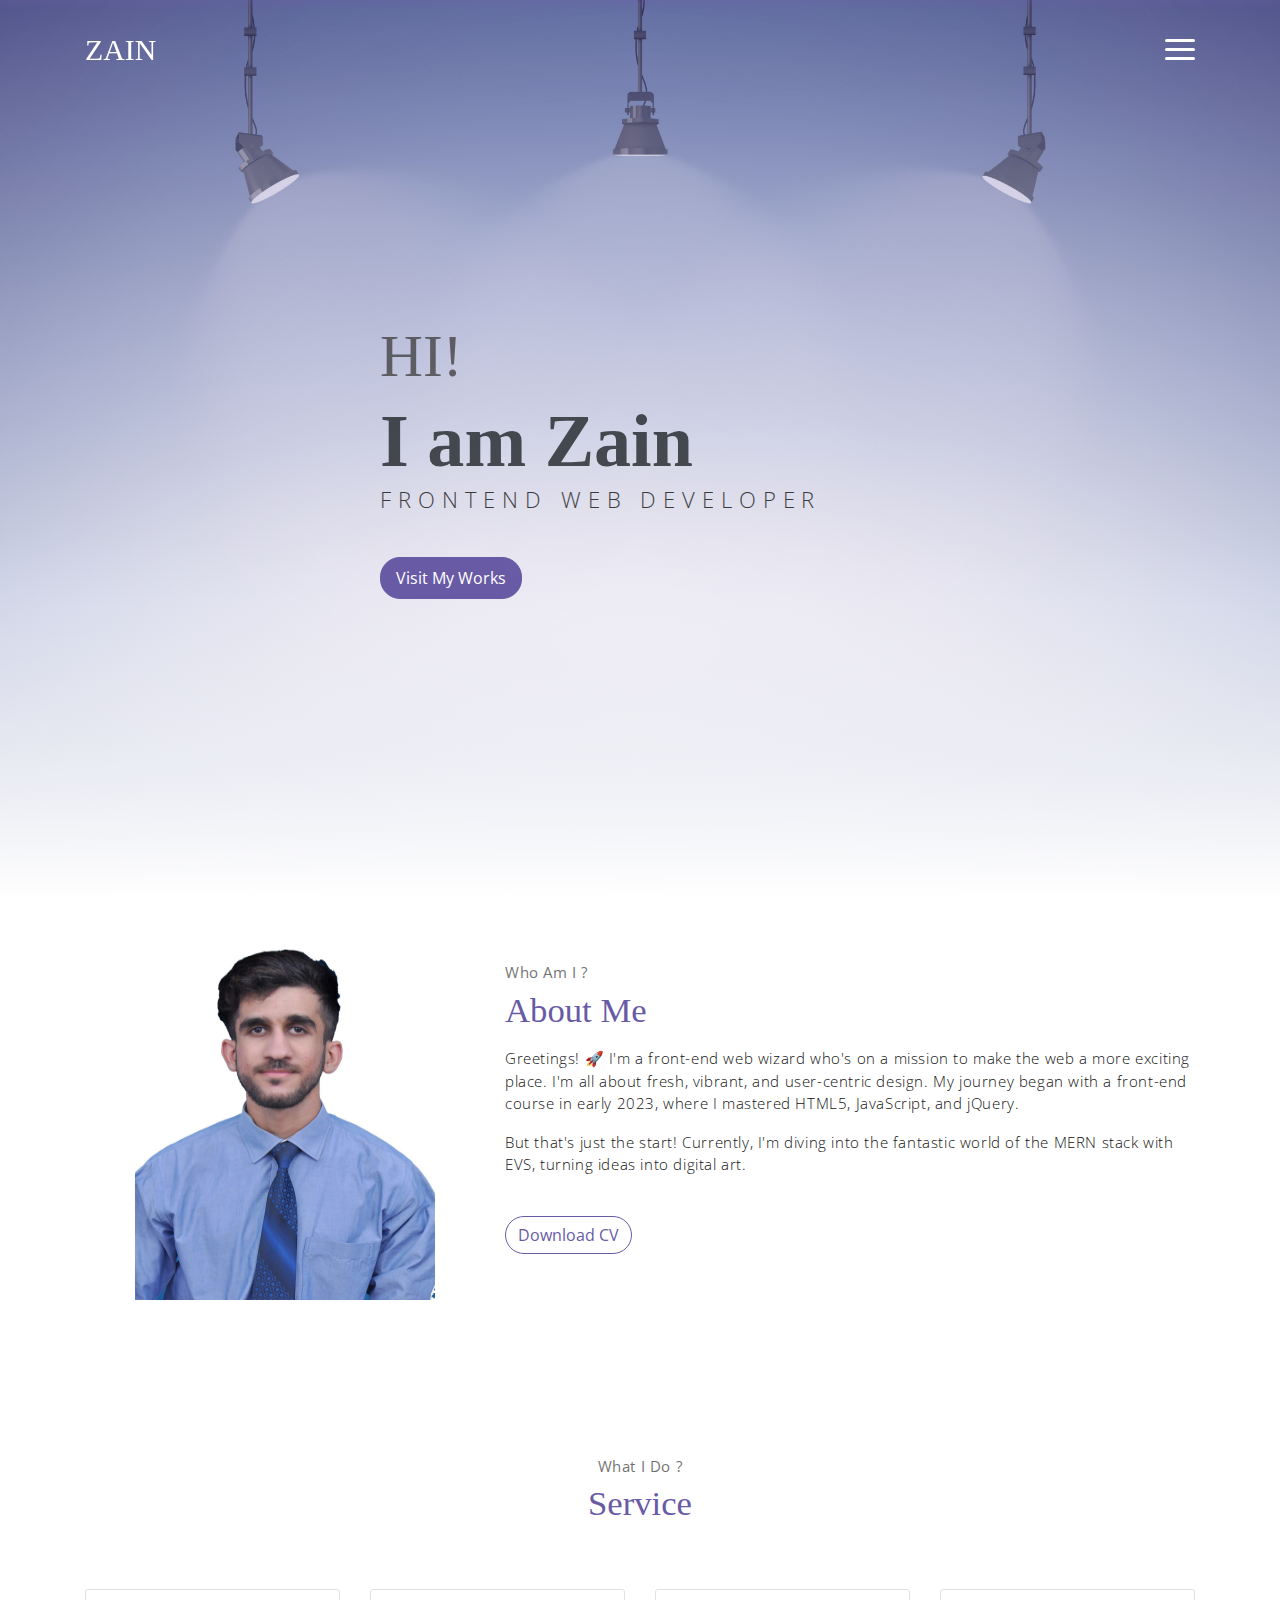
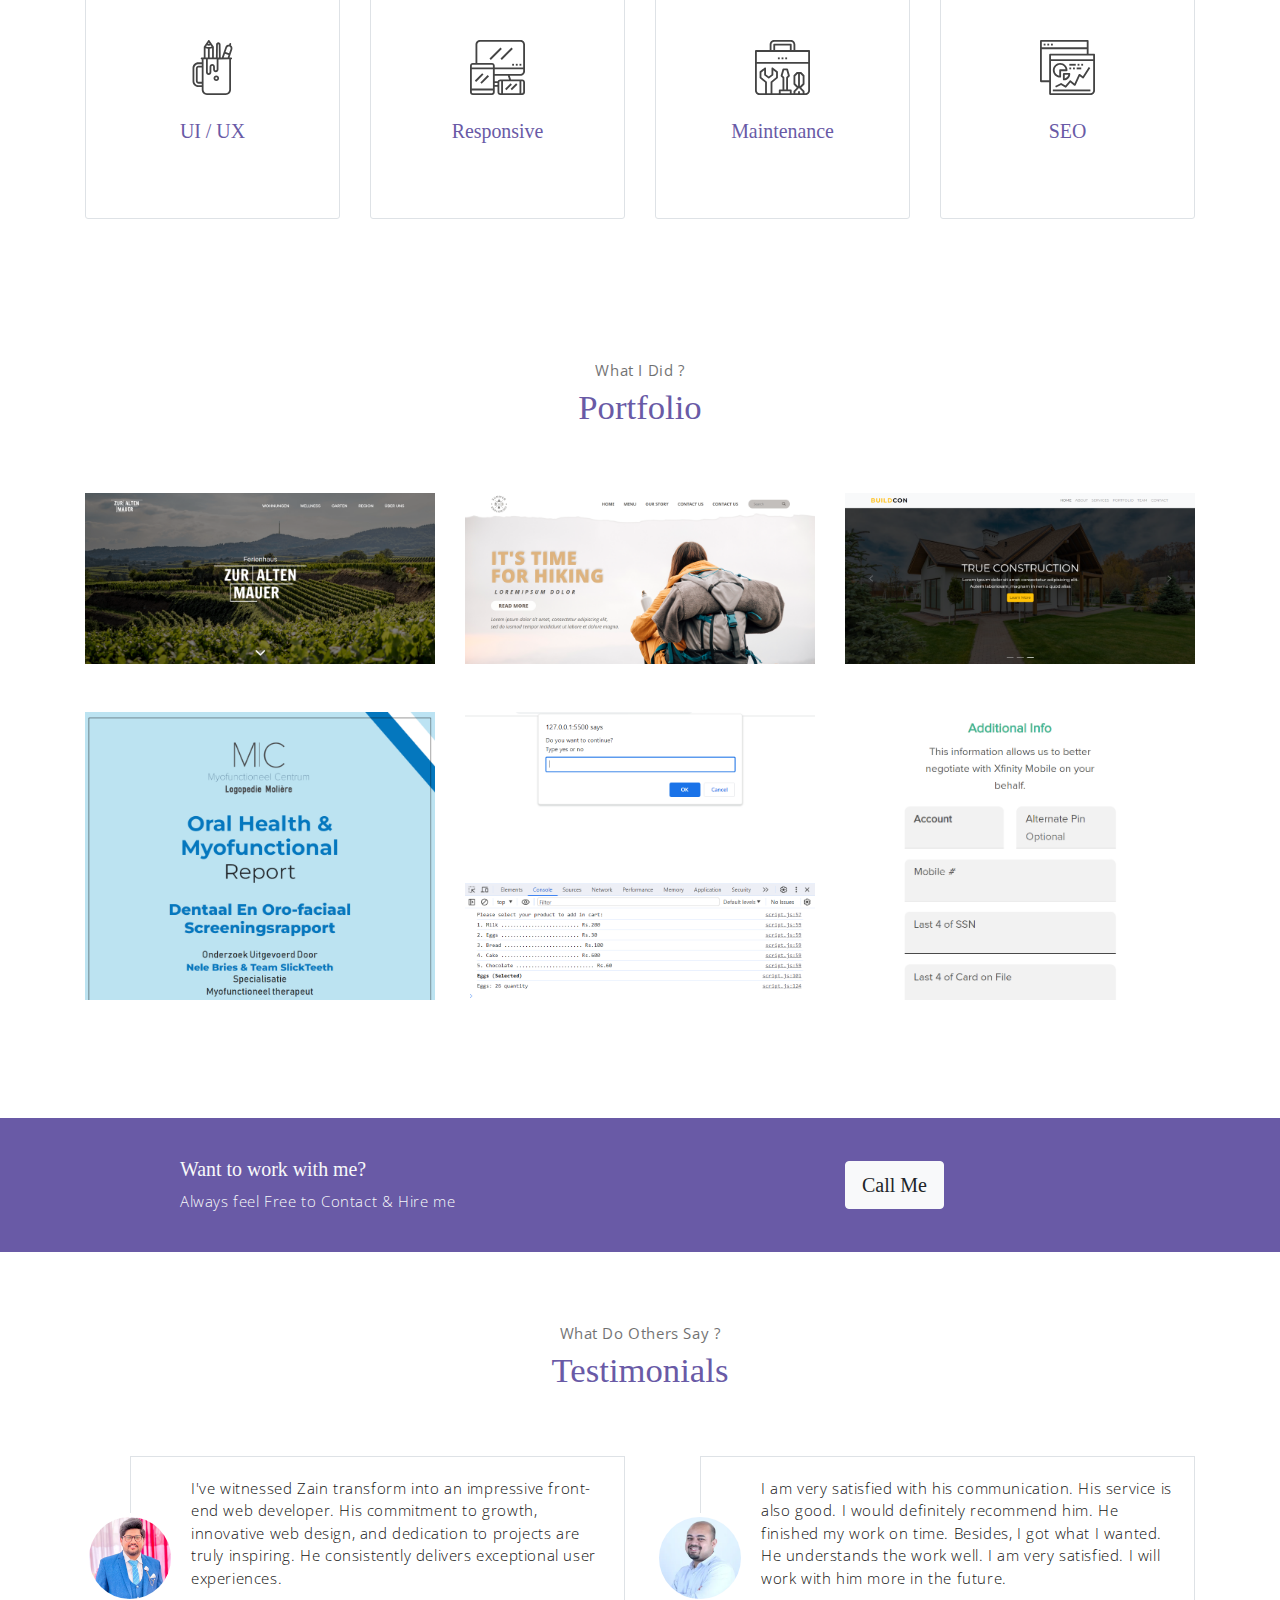
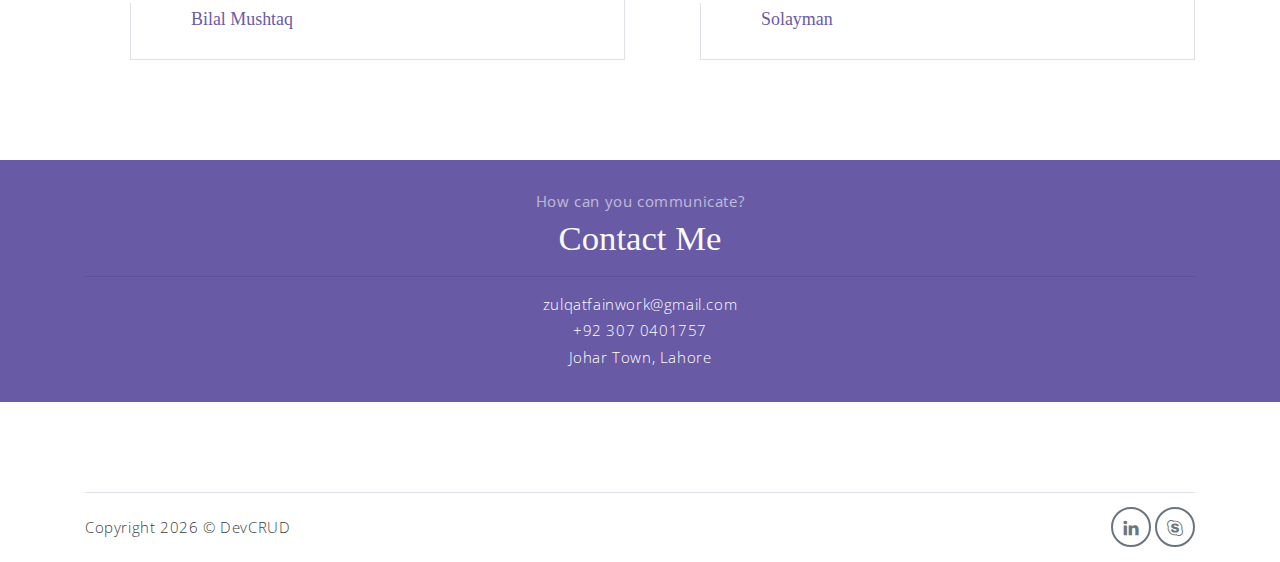
<file: index.html>
<!DOCTYPE html>
<html lang="en">
<head>
	<meta charset="utf-8">
    <meta name="viewport" content="width=device-width, initial-scale=1, shrink-to-fit=no">
    <meta name="description" content="Start your development with Meyawo landing page.">
    <meta name="author" content="Devcrud">
    <title>Zain Portfolio</title>
    <!-- font icons -->
    <link rel="stylesheet" href="assets/vendors/themify-icons/css/themify-icons.css">
    <!-- Bootstrap + Meyawo main styles -->
	<link rel="stylesheet" href="assets/css/meyawo.css">
</head>
<body data-spy="scroll" data-target=".navbar" data-offset="40" id="home">

    <!-- Page Navbar -->
    <nav class="custom-navbar" data-spy="affix" data-offset-top="20">
        <div class="container">
            <a class="logo" href="#">ZAIN</a>         
            <ul class="nav">
                <li class="item">
                    <a class="link" href="#home">Home</a>
                </li>
                <li class="item">
                    <a class="link" href="#about">About</a>
                </li>
                <li class="item">
                    <a class="link" href="#portfolio">Portfolio</a>
                </li>
                <li class="item">
                    <a class="link" href="#testmonial">Testmonial</a>
                </li>
                <li class="item">
                    <a class="link" href="#contact">Contact</a>
                </li>
            </ul>
            <a href="javascript:void(0)" id="nav-toggle" class="hamburger hamburger--elastic">
                <div class="hamburger-box">
                  <div class="hamburger-inner"></div>
                </div>
            </a>
        </div>          
    </nav><!-- End of Page Navbar -->

    <!-- page header -->
    <header id="home" class="header">
        <div class="overlay"></div>
        <div class="header-content container">
            <h1 class="header-title">
                <span class="up">HI!</span>
                <span class="down">I am Zain</span>
            </h1>
            <p class="header-subtitle">FRONTEND WEB DEVELOPER</p>            

            <a href="#portfolio" class="btn btn-primary text-white">Visit My Works</a>
        </div>              
    </header><!-- end of page header -->

    <!-- about section -->
    <section class="section pt-0" id="about">
        <!-- container -->
        <div class="container text-center">
            <!-- about wrapper -->
            <div class="about overflow-hidden">
                <div class="about-img-holder text-center">
                    <img src="assets/imgs/man.jpg" class="about-img" alt="Download free bootstrap 4 landing page, free boootstrap 4 templates, Download free bootstrap 4.1 landing page, free boootstrap 4.1.1 templates, meyawo Landing page">
                </div>
                <div class="about-caption">
                    <p class="section-subtitle">Who Am I ?</p>
                    <h2 class="section-title mb-3">About Me</h2>
                    <p>
                        Greetings! 🚀 I'm a front-end web wizard who's on a mission to make the web a more exciting place. I'm all about fresh, vibrant, and user-centric design. My journey began with a front-end course in early 2023, where I mastered HTML5, JavaScript, and jQuery.
                    </p>
                    <p>
                        But that's just the start! Currently, I'm diving into the fantastic world of the MERN stack with EVS, turning ideas into digital art.          
                    </p>
                    <button class="btn-rounded btn btn-outline-primary mt-4">Download CV</button>
                </div>              
            </div><!-- end of about wrapper -->
        </div><!-- end of container -->
    </section> <!-- end of about section -->

    <!-- service section -->
    <section class="section" id="service">
        <div class="container text-center">
            <p class="section-subtitle">What I Do ?</p>
            <h6 class="section-title mb-6">Service</h6>
            <!-- row -->
            <div class="row">
                <div class="col-md-6 col-lg-3">
                    <div class="service-card">
                        <div class="body">
                            <img src="assets/imgs/pencil-case.svg" alt="Download free bootstrap 4 landing page, free boootstrap 4 templates, Download free bootstrap 4.1 landing page, free boootstrap 4.1.1 templates, meyawo Landing page" class="icon">
                            <h6 class="title">UI / UX</h6>
                            <p class="subtitle">Crafting visually appealing interfaces that not only look good but also enhance user interaction.</p>
                        </div>
                    </div>
                </div>
                <div class="col-md-6 col-lg-3">
                    <div class="service-card">
                        <div class="body">
                            <img src="assets/imgs/responsive.svg" alt="Download free bootstrap 4 landing page, free boootstrap 4 templates, Download free bootstrap 4.1 landing page, free boootstrap 4.1.1 templates, meyawo Landing page" class="icon">
                            <h6 class="title">Responsive</h6>
                            <p class="subtitle">Creating fluid and adaptive web designs that look stunning on all devices and resolutions, enhancing user engagement.</p>
                        </div>
                    </div>
                </div>
                <div class="col-md-6 col-lg-3">
                    <div class="service-card">
                        <div class="body">
                            <img src="assets/imgs/toolbox.svg" alt="Download free bootstrap 4 landing page, free boootstrap 4 templates, Download free bootstrap 4.1 landing page, free boootstrap 4.1.1 templates, meyawo Landing page" class="icon">
                            <h6 class="title">Maintenance</h6>
                            <p class="subtitle">Maintaining websites health is a priority. Bringing prompt issue resolution for uninterrupted performance.</p>
                        </div>
                    </div>
                </div>
                <div class="col-md-6 col-lg-3">
                    <div class="service-card">
                        <div class="body">
                            <img src="assets/imgs/analytics.svg" alt="Download free bootstrap 4 landing page, free boootstrap 4 templates, Download free bootstrap 4.1 landing page, free boootstrap 4.1.1 templates, meyawo Landing page" class="icon">
                            <h6 class="title">SEO</h6>
                            <p class="subtitle">Maximize digital reach through SEO techniques that improve website performance and search visibility.</p>
                        </div>
                    </div>
                </div>
            </div><!-- end of row -->
        </div>
    </section><!-- end of service section -->

    <!-- portfolio section -->
    <section class="section" id="portfolio">
        <div class="container text-center">
            <p class="section-subtitle">What I Did ?</p>
            <h6 class="section-title mb-6">Portfolio</h6>
            <!-- row -->
            <div class="row mb-md-5">
                <div class="col-md-4">
                    <a href="port1/index.html" target="_blank" class="portfolio-card">
                        <img src="assets/imgs/port1.png" class="portfolio-card-img" alt="Download free bootstrap 4 landing page, free boootstrap 4 templates, Download free bootstrap 4.1 landing page, free boootstrap 4.1.1 templates, meyawo Landing page">    
                        <span class="portfolio-card-overlay">
                            <span class="portfolio-card-caption">
                                <h4>Website: <br>Vacation Home</h5>
                                <p class="font-weight-normal">Web Design</p>
                            </span>                         
                        </span>                     
                    </a>
                </div>
                <div class="col-md-4">
                    <a href="port2/index.html" target="_blank" class="portfolio-card">
                        <img class="portfolio-card-img" src="assets/imgs/port2.png" class="img-responsive rounded" alt="Download free bootstrap 4 landing page, free boootstrap 4 templates, Download free bootstrap 4.1 landing page, free boootstrap 4.1.1 templates, meyawo Landing page">
                        <span class="portfolio-card-overlay">
                            <span class="portfolio-card-caption">
                                <h4>Website: <br>Tour Guide / Hiking</h5>
                                <p class="font-weight-normal">Web Design</p>
                            </span>                         
                        </span>                         
                    </a>
                </div>
                <div class="col-md-4">
                    <a href="port3/index.html" target="_blank" class="portfolio-card">
                        <img class="portfolio-card-img" src="assets/imgs/port3.png" class="img-responsive rounded" alt="Download free bootstrap 4 landing page, free boootstrap 4 templates, Download free bootstrap 4.1 landing page, free boootstrap 4.1.1 templates, meyawo Landing page">    
                        <span class="portfolio-card-overlay">
                            <span class="portfolio-card-caption">
                                <h4>Website: <br>Real Estate</h5>
                                <p class="font-weight-normal">Web Design</p>
                            </span>                         
                        </span>                     
                    </a>
                </div>
            </div><!-- end of row -->
            <!-- row -->
            <div class="row mb-md-5">
                <div class="col-md-4">
                    <a href="port4/index.html" target="_blank" class="portfolio-card card4">
                        <img src="assets/imgs/port4.png" class="portfolio-card-img" alt="Download free bootstrap 4 landing page, free boootstrap 4 templates, Download free bootstrap 4.1 landing page, free boootstrap 4.1.1 templates, meyawo Landing page">    
                        <span class="portfolio-card-overlay">
                            <span class="portfolio-card-caption">
                                <h4>Borchure: <br>MIC (Medical)</h5>
                                <p class="font-weight-normal">Fiverr Order</p>
                            </span>                         
                        </span>                     
                    </a>
                </div>
                <div class="col-md-4">
                    <a href="port5/index.html" target="_blank" class="portfolio-card card5">
                        <img class="portfolio-card-img" src="assets/imgs/port5.png" class="img-responsive rounded" alt="Download free bootstrap 4 landing page, free boootstrap 4 templates, Download free bootstrap 4.1 landing page, free boootstrap 4.1.1 templates, meyawo Landing page">
                        <span class="portfolio-card-overlay">
                            <span class="portfolio-card-caption">
                                <h4>JavaScript: <br>Shopping Cart App</h5>
                                <p class="font-weight-normal">JS Console App</p>
                            </span>                         
                        </span>                         
                    </a>
                </div>
                <div class="col-md-4">
                    <a href="port6/index.html" target="_blank" class="portfolio-card card6">
                        <img class="portfolio-card-img" src="assets/imgs/port6.png" class="img-responsive rounded" alt="Download free bootstrap 4 landing page, free boootstrap 4 templates, Download free bootstrap 4.1 landing page, free boootstrap 4.1.1 templates, meyawo Landing page">    
                        <span class="portfolio-card-overlay">
                            <span class="portfolio-card-caption">
                                <h4>Form: <br>Mobile Billing</h5>
                                <p class="font-weight-normal">Web Design</p>
                            </span>                         
                        </span>                     
                    </a>
                </div>
            </div><!-- end of row -->

        </div><!-- end of container -->
    </section> <!-- end of portfolio section -->



    <!-- section -->
    <section class="section-sm bg-primary">
        <!-- container -->
        <div class="container text-center text-sm-left">
            <!-- row -->
            <div class="row align-items-center">
                <div class="col-sm offset-md-1 mb-4 mb-md-0">
                    <h6 class="title text-light">Want to work with me?</h6>
                    <p class="m-0 text-light">Always feel Free to Contact & Hire me</p>
                </div>
                <div class="col-sm offset-sm-2 offset-md-3">
                    <a href="https://wa.me/+923070401757" target="_blank" class="btn btn-lg my-font btn-light rounded">Call Me</a>
                </div>
            </div> <!-- end of row -->
        </div> <!-- end of container -->
    </section> <!-- end of section -->

    <!-- testimonial section -->
    <section class="section" id="testmonial">
        <div class="container text-center">
            <p class="section-subtitle">What Do Others Say ?</p>
            <h6 class="section-title mb-6">Testimonials</h6>

            <!-- row -->
            <div class="row">
                <div class="col-md-6">
                    <div class="testimonial-card">
                        <div class="testimonial-card-img-holder">
                            <img src="assets/imgs/avatar2.png" class="testimonial-card-img" alt="Download free bootstrap 4 landing page, free boootstrap 4 templates, Download free bootstrap 4.1 landing page, free boootstrap 4.1.1 templates, meyawo Landing page">                           
                        </div>
                        <div class="testimonial-card-body">
                            <p class="testimonial-card-subtitle">I've witnessed Zain transform into an impressive front-end web developer. His commitment to growth, innovative web design, and dedication to projects are truly inspiring. He consistently delivers exceptional user experiences.</p>
                            <h6 class="testimonial-card-title">Bilal Mushtaq</h6>
                        </div>
                    </div>
                </div>
                <div class="col-md-6">
                    <div class="testimonial-card">
                        <div class="testimonial-card-img-holder">
                            <img src="assets/imgs/avatar3.png   " class="testimonial-card-img" alt="Download free bootstrap 4 landing page, free boootstrap 4 templates, Download free bootstrap 4.1 landing page, free boootstrap 4.1.1 templates, meyawo Landing page">                        
                        </div>
                        <div class="testimonial-card-body">
                            <p class="testimonial-card-subtitle">I am very satisfied with his communication. His service is also good. I would definitely recommend him. He finished my work on time. Besides, I got what I wanted. He understands the work well. I am very satisfied. I will work with him more in the future.</p>
                            <h6 class="testimonial-card-title">Solayman</h6>
                        </div>
                    </div>
                </div>
            </div>
        </div> <!-- end of container -->
    </section> <!-- end of testimonial section -->
    

    <!-- contact section -->
    <section class="section contact-section bg-primary" id="contact">
        <div class="container text-center">
            <p class="section-subtitle text-light">How can you communicate?</p>
            <h6 class="section-title mb-3 text-light">Contact Me</h6>
                    <hr class="divider">
                    <p class="text-white mb-1">zulqatfainwork@gmail.com</p>  
                    <p class="text-white mb-1">+92 307 0401757</p>  
                    <p class="text-white mb-1">Johar Town, Lahore</p>
        </div><!-- end of container -->
    </section><!-- end of contact section -->



    <!-- footer -->
    <div class="container">
        <footer class="footer">       
            <p class="mb-0">Copyright <script>document.write(new Date().getFullYear())</script> &copy; <a href="http://www.devcrud.com">DevCRUD</a></p>
            <div class="social-links text-right m-auto ml-sm-auto">
                <a href="https://www.linkedin.com/in/zulqatfain/" target="_blank" class="link"><i class="ti-linkedin"></i></a>
                <a href="https://join.skype.com/invite/yZZnJaLHTjGE" target="_blank" class="link"><i class="ti-skype"></i></a>
            </div>
        </footer>
    </div> <!-- end of page footer -->
	
	<!-- core  -->
    <script src="assets/vendors/jquery/jquery-3.4.1.js"></script>
    <script src="assets/vendors/bootstrap/bootstrap.bundle.js"></script>

    <!-- bootstrap 3 affix -->
	<script src="assets/vendors/bootstrap/bootstrap.affix.js"></script>

    <!-- Meyawo js -->
    <script src="assets/js/meyawo.js"></script>

</body>
</html>
</file>
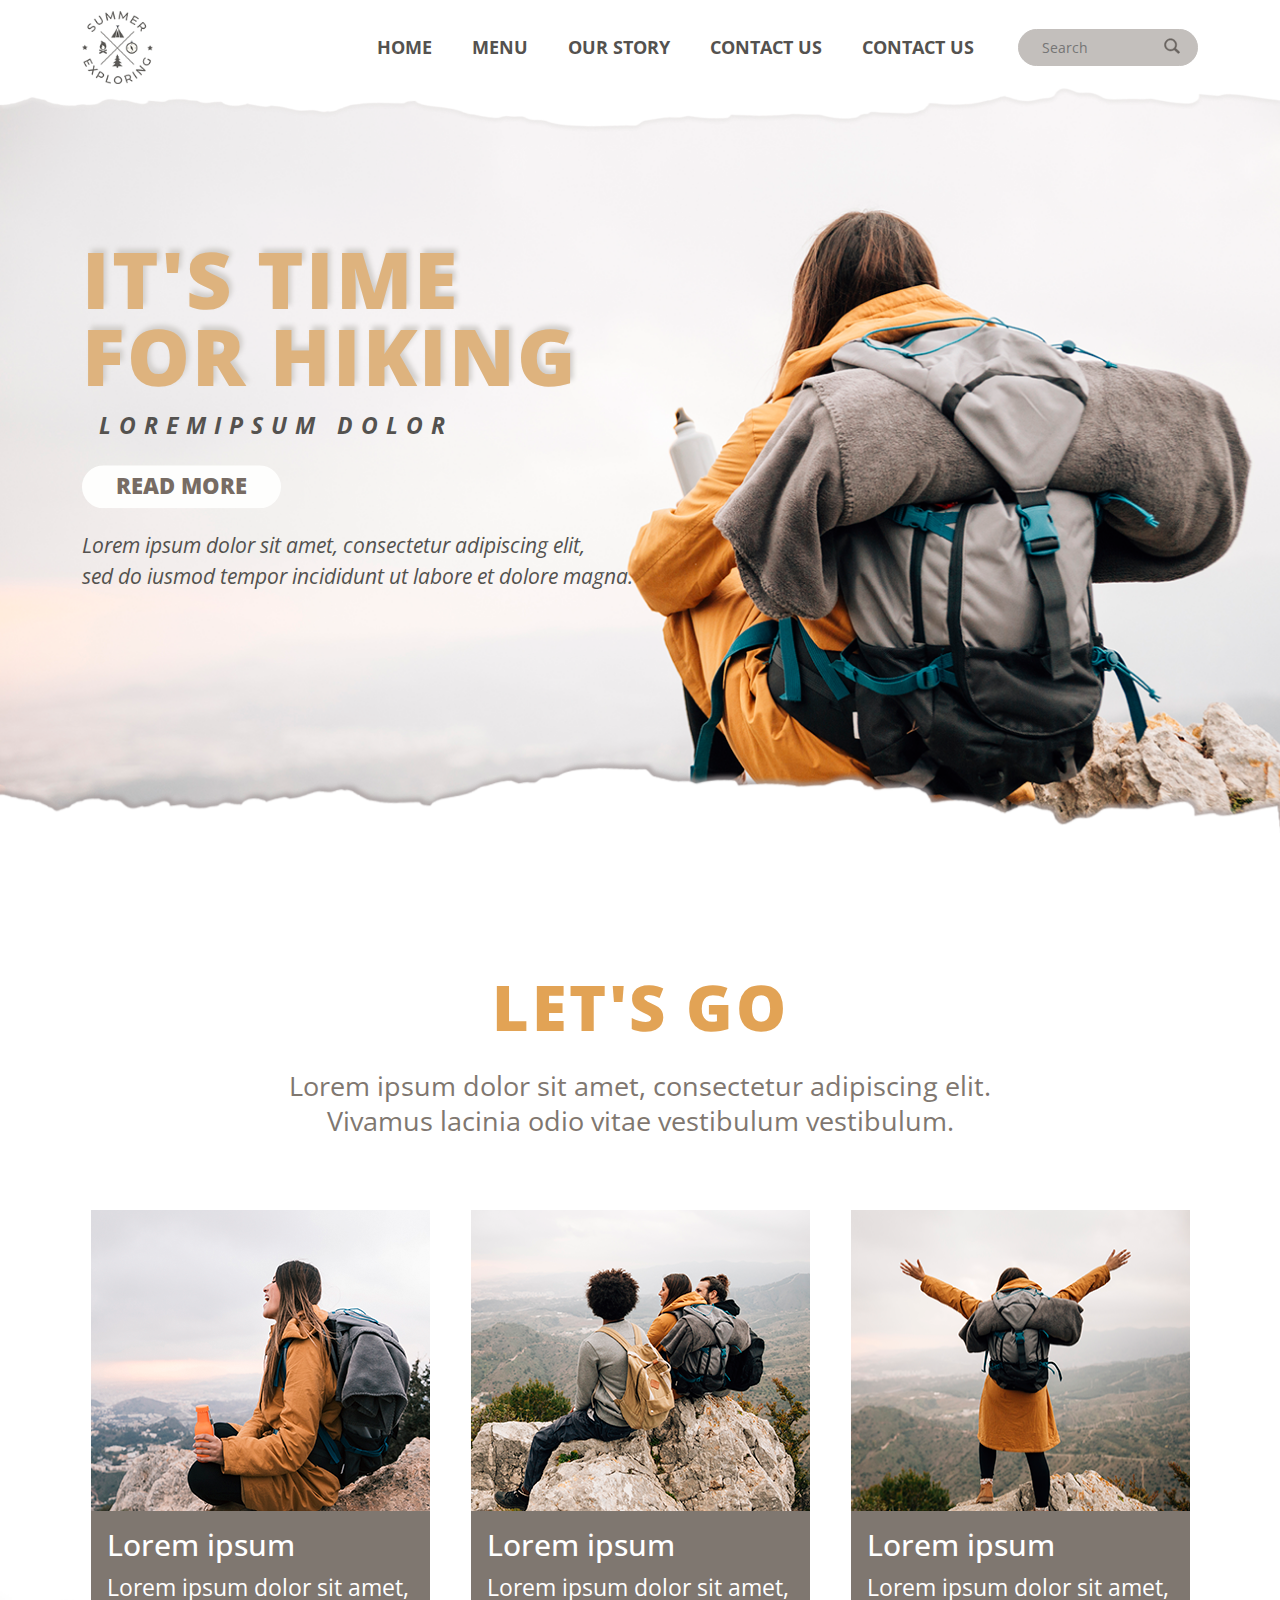
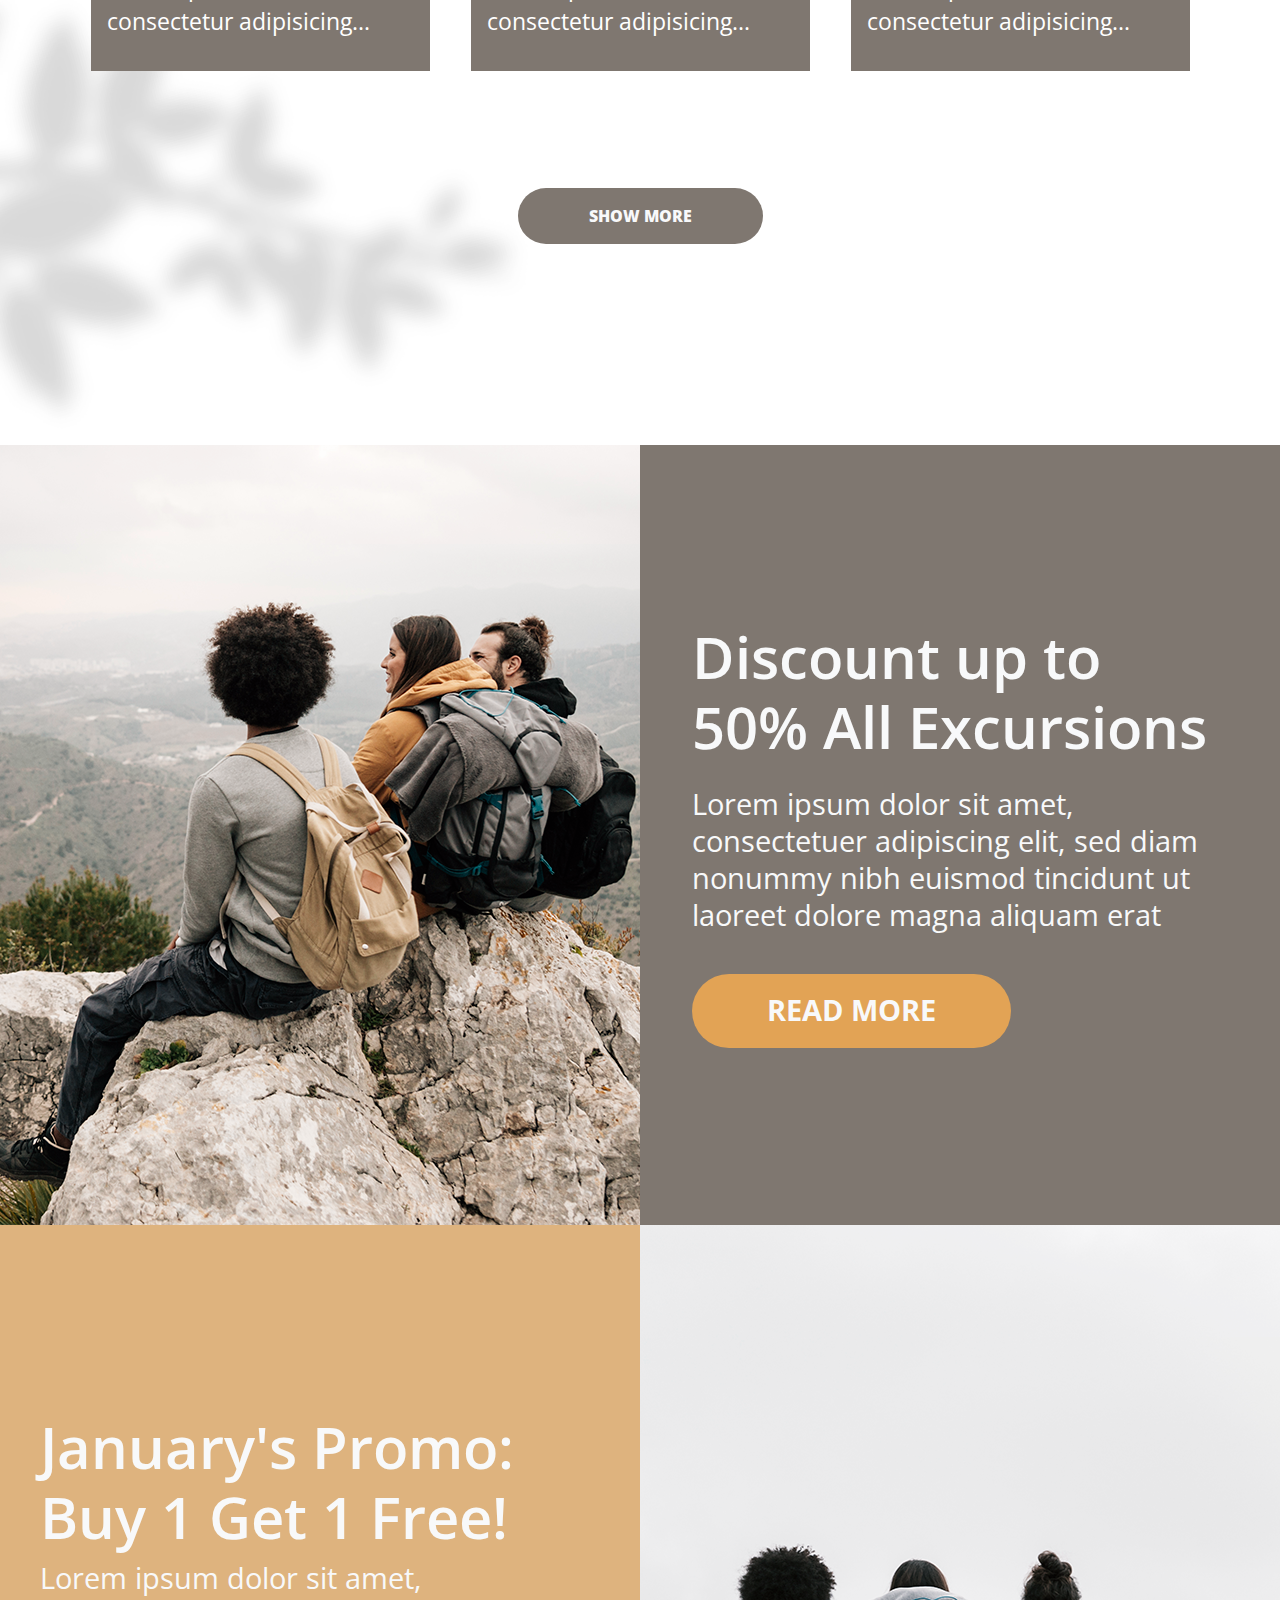
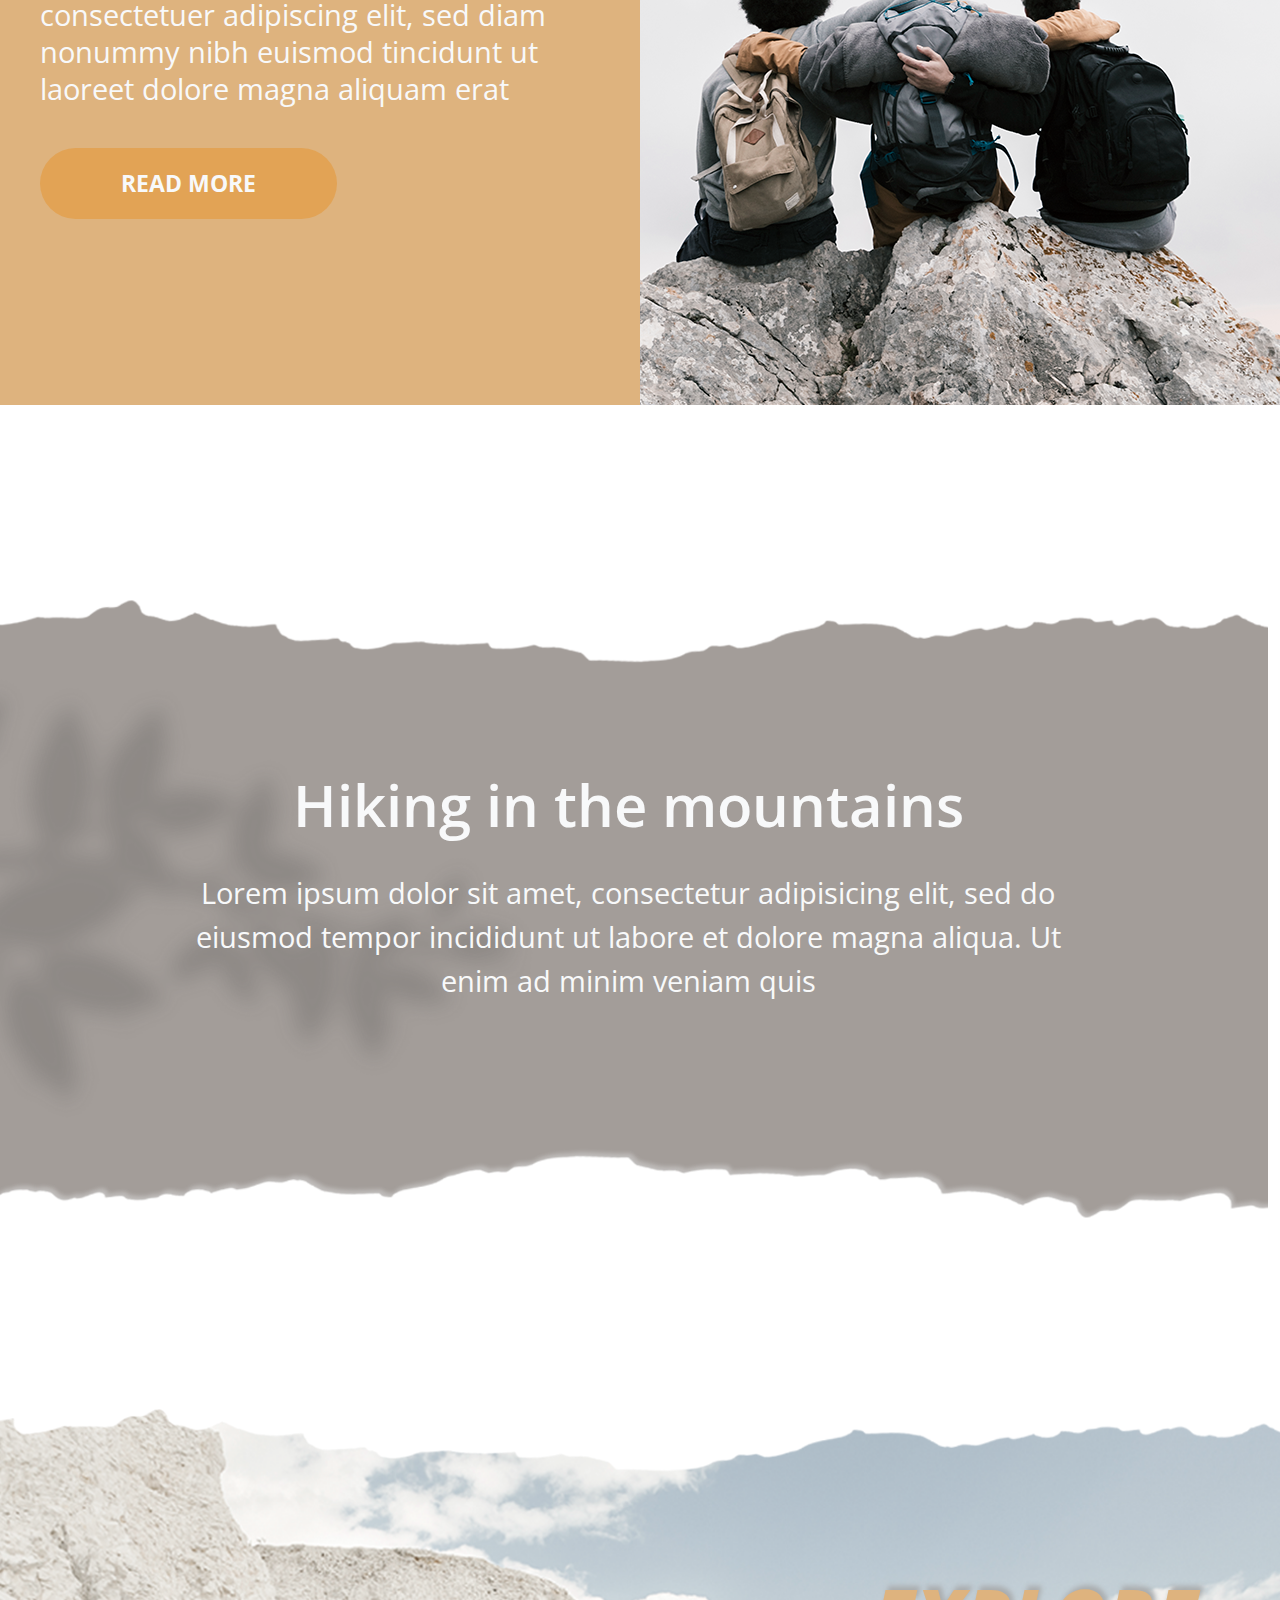
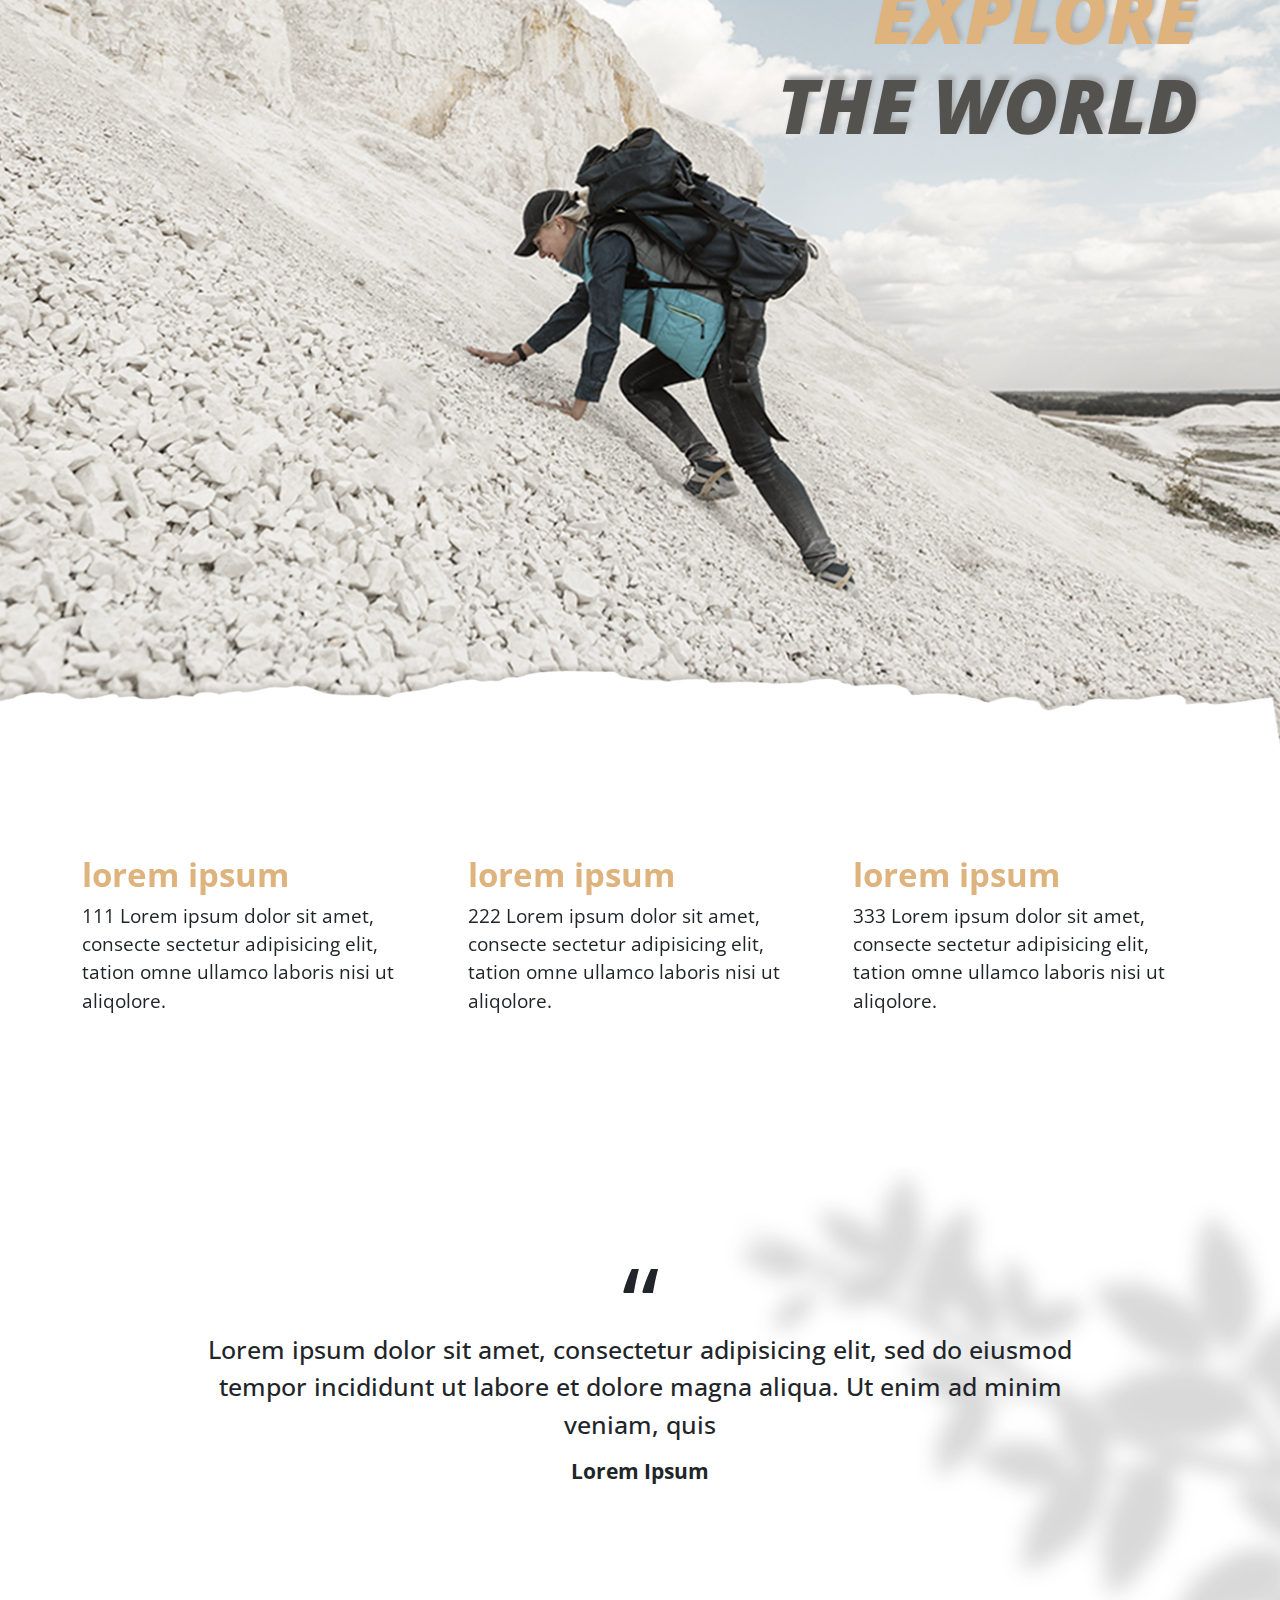
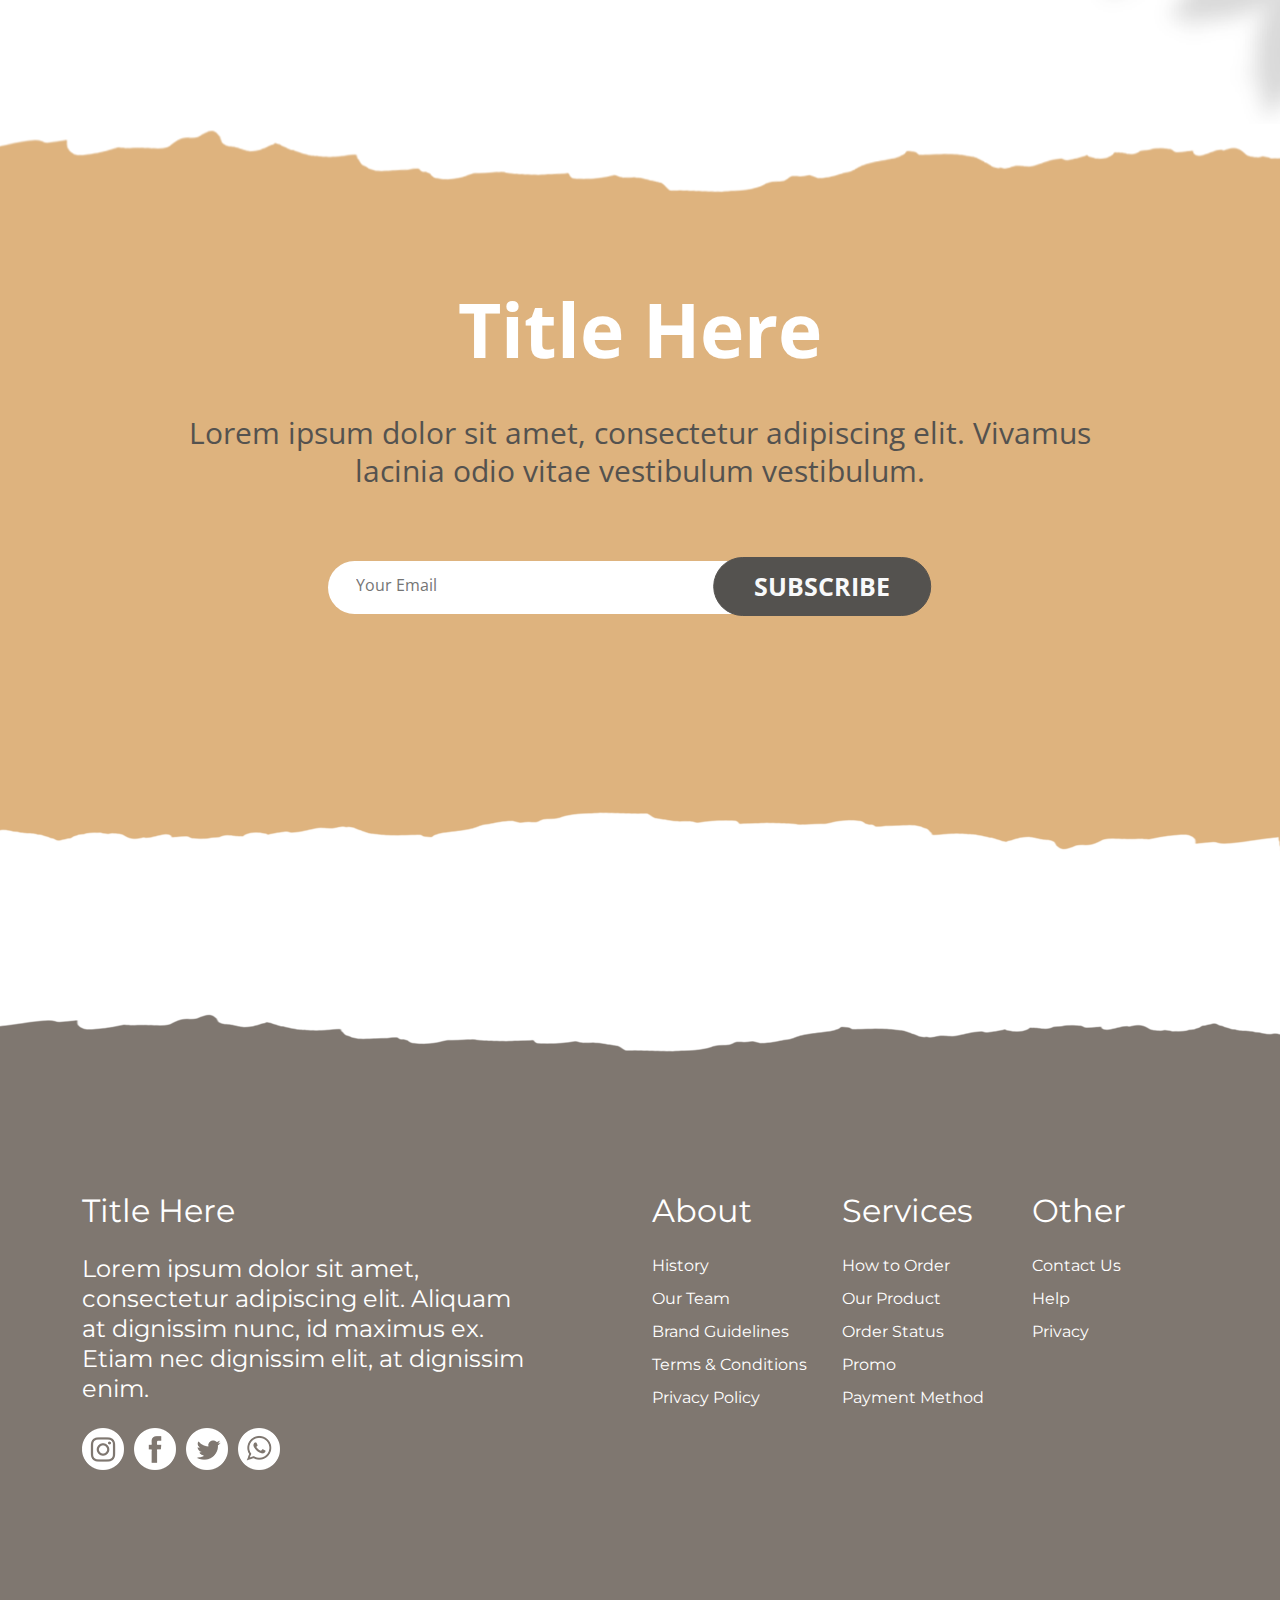
<file: port2/index.html>
<!DOCTYPE html>
<html lang="en">

<head>
    <meta charset="UTF-8">
    <meta http-equiv="X-UA-Compatible" content="IE=edge">
    <meta name="viewport" content="width=device-width, initial-scale=1.0">
    <title>Summer Exploring</title>
    <link rel="stylesheet" href="assets/css/bootstrap.min.css">
    <link rel="stylesheet" href="https://cdnjs.cloudflare.com/ajax/libs/font-awesome/6.2.1/css/all.min.css">
    <link rel="stylesheet" href="assets/css/owl.carousel.min.css">
    <link rel="stylesheet" href="assets/css/owl.theme.default.min.css">
    <link rel="stylesheet" href="assets/css/style.css">
</head>

<body data-spy="scroll" data-target=".navbar" data-offset="50">

  <!-- NAV & BANNER CONTAINER -->
  <div class="container-fluid banner-bg px-0">
    <!-- NAVIGATION BAR -->
    <nav class="navbar mainnav navbar-expand-lg navbar-light">
      <div class="container">

        <a class="navbar-brand" href="#"><img class="" src="assets/images/logo.png" alt=""></a>
        
        <button class="navbar-toggler" type="button" data-bs-toggle="collapse" data-bs-target="#mynavbar">
          <span class="navbar-toggler-icon"></span>
        </button>


        <div class="collapse navbar-collapse" id="mynavbar">
          <ul class="navbar-nav ms-lg-auto me-auto fw-bold me-lg-4">
            <li class="nav-item">
              <a class="nav-link" href="#" active>HOME</a>
            </li>
            <li class="nav-item">
              <a class="nav-link" href="#menu">MENU</a>
            </li>
            <li class="nav-item">
              <a class="nav-link" href="#our-story">OUR STORY</a>
            </li>
            <li class="nav-item">
              <a class="nav-link" href="#contact-us">CONTACT US</a>
            </li>
            <li class="nav-item">
              <a class="nav-link" href="#contact-us">CONTACT US</a>
            </li>
          </ul>
          <form class="d-flex d-none d-lg-block align-items-center search-cover position-relative">
            <input type="text" class="search-bar" placeholder="Search">
            <a href="#" class=""><img class="search-icon position-absolute translate-middle-y" src="assets/images/search-icon.svg"></a>
          </form>
        </div>
      </div>
    </nav>

  

    <!-- BANNER SECTION -->
    <div class="container-fluid banner-section">
      <div class="container">
        <div class="row">
          <div class="col-12 col-md-9 content text-center text-md-start">
            <h1 class="banner-title">IT'S TIME <br>FOR HIKING</h1>
            <h5 class="">LOREMIPSUM DOLOR</h5>
            <a href="#" class="btn">READ MORE</a>
            <p class="fst-italic d-block">
              <span class="d-lg-block d-sm-block d-md-inline">Lorem ipsum dolor sit amet, consectetur adipiscing elit,</span>
              <span class="d-lg-block d-sm-block d-md-inline">sed do iusmod tempor incididunt ut labore et dolore magna.</span>
            </p>
          </div>
        </div>


      </div>
    </div>
  </div>


  <!-- CARDS SECTION  -->
  <div class="container-fluid cards-section">
    <div class="container ">
      <!-- heading -->
      <div class="row justify-content-center text-center cards-section-top">
        <div class="col-10 col-lg-8">
          <h2 class="mb-3">LET'S GO</h2>
          <p class="pt-2 mb-5 pb-4">Lorem ipsum dolor sit amet, consectetur adipiscing elit. Vivamus lacinia odio vitae vestibulum vestibulum. </p>
        </div>
      </div>
      <!-- content -->
      <div class="row cards-content">

        <div class="col-12 col-lg-4 mb-2 d-flex justify-content-center">
          <div class="box">
            <a href="">
            <div class="img">
              <img src="assets/images/card-1.png" alt="" class="myimg">
            </div>
                <div class="text d-flex justify-content-center flex-column">
                <h3>Lorem ipsum</h3>
                <p>Lorem ipsum dolor sit amet,<br>
                  consectetur  adipisicing...</p>
                </div>
              </a>
              </div>
        </div>
        
        <div class="col-12 col-lg-4 mb-2 d-flex justify-content-center">
          <div class="box">
            <a href="">
            <div class="img">
              <img src="assets/images/card-2.png" alt="" class="myimg">
            </div>
                <div class="text d-flex justify-content-center flex-column">
                <h3>Lorem ipsum</h3>
                <p>Lorem ipsum dolor sit amet,<br>
                  consectetur  adipisicing...</p>
                </div>
              </a>
              </div>
        </div>
        
        <div class="col-12 col-lg-4 d-flex justify-content-center">
          <div class="box box3">
            <a href="">
            <div class="img">
              <img src="assets/images/card-3.png" alt="" class="myimg">
            </div>
                <div class="text d-flex justify-content-center flex-column">
                <h3>Lorem ipsum</h3>
                <p>Lorem ipsum dolor sit amet,<br>
                  consectetur  adipisicing...</p>
                </div>
              </a>
            </div>
        </div>
      </div>
      <!-- button -->
      <div class="button-div d-flex justify-content-center">
        <a href="#" class="btn text-light mt-5">SHOW MORE</a>
      </div>
    </div>
  </div>

  
  <!-- BOX SECTION 1 -->
  <div class="container-fluid box-section box-section-1 pt-3">
      <div class="row">
        <div class="col-md-6 image"  id="menu"></div>
        <div class="col-md-6 content-cover text-light d-flex flex-column justify-content-center">
          <div class="content">
            <h2 class="mb-4">Discount up to <br>50% All Excursions</h2>
            <p>Lorem ipsum dolor sit amet, consectetuer adipiscing elit, sed diam nonummy nibh euismod tincidunt ut laoreet dolore magna aliquam erat</p>
            <a href="#" class="btn mt-4 text-light">READ MORE</a>
          </div>
        </div>
      </div>
  </div>
  

  <!-- BOX SECTION 2 -->
  <div class="container-fluid box-section box-section-2">
    <div class="row">
      <div class="col-md-6 order-1 order-lg-0 content-cover text-light d-flex flex-column justify-content-center align-items-end">
        <div class="content">
          <h2>January's Promo: <br>Buy 1 Get 1 Free!</h2>
          <p>Lorem ipsum dolor sit amet, consectetuer adipiscing elit, sed diam nonummy nibh euismod tincidunt ut laoreet dolore magna aliquam erat</p>
          <a href="#" class="btn mt-4 text-light">READ MORE</a>
        </div>
      </div>
      <div class="col-md-6 image order-0 order-lg-1"></div>
    </div>
  </div>


  <!-- HIKING SECTION -->
  <div class="fluid-container my-5 hiking-section row align-items-center w-100">
    <div class="container text-center text-light" id="our-story">
      <h2 class="pb-4">Hiking in the mountains</h2>
      <p>Lorem ipsum dolor sit amet, consectetur adipisicing elit, sed do eiusmod tempor incididunt ut labore et dolore magna aliqua. Ut enim ad minim veniam quis</p>
    </div>
  </div>


  <!-- EXPLORE SECTION -->
  <div class="fluid-container explore-section">
    <div class="container">
      <div class="row justify-content-end text-end">
        <div class="col-md-7">
          <h2>EXPLORE<br><span>THE WORLD</span></h2>
        </div>
      </div>
    </div>
  </div>


  <!-- LITTLE CARDS SECTION -->
  <div class="little-cards-section container-fluid">
    <div class="container">
      <div class="row mycardscover">
        <div class="col-12">
          <div class="owl-carousel">
            <div class="item">
              <h3>lorem ipsum</h3>
              <p>111 Lorem ipsum dolor sit amet, consecte sectetur adipisicing elit, tation omne ullamco laboris nisi ut aliqolore.</p>
            </div>
            <div class="item">
              <h3>lorem ipsum</h3>
              <p>222 Lorem ipsum dolor sit amet, consecte sectetur adipisicing elit, tation omne ullamco laboris nisi ut aliqolore.</p>
            </div>
            <div class="item">
              <h3>lorem ipsum</h3>
              <p>333 Lorem ipsum dolor sit amet, consecte sectetur adipisicing elit, tation omne ullamco laboris nisi ut aliqolore.</p>
            </div>
            <div class="item">
              <h3>lorem ipsum</h3>
              <p>444 Lorem ipsum dolor sit amet, consecte sectetur adipisicing elit, tation omne ullamco laboris nisi ut aliqolore.</p>
            </div>
            <div class="item">
              <h3>lorem ipsum</h3>
              <p>555 Lorem ipsum dolor sit amet, consecte sectetur adipisicing elit, tation omne ullamco laboris nisi ut aliqolore.</p>
            </div>
            <div class="item">
              <h3>lorem ipsum</h3>
              <p>666 Lorem ipsum dolor sit amet, consecte sectetur adipisicing elit, tation omne ullamco laboris nisi ut aliqolore.</p>
            </div>
            <div class="item">
              <h3>lorem ipsum</h3>
              <p>777 Lorem ipsum dolor sit amet, consecte sectetur adipisicing elit, tation omne ullamco laboris nisi ut aliqolore.</p>
            </div>
            <div class="item">
              <h3>lorem ipsum</h3>
              <p>888 Lorem ipsum dolor sit amet, consecte sectetur adipisicing elit, tation omne ullamco laboris nisi ut aliqolore.</p>
            </div>

          </div>
        </div>

        </div>
      </div>
  </div>
  
  


  <!-- QUOTE SECTION -->
  <div class="container-fluid quote-section text-center">
    <div class="container">
      <h2 class="mb-0">“</h2>
      <p>Lorem ipsum dolor sit amet, consectetur adipisicing elit, sed do eiusmod tempor incididunt ut labore et dolore magna aliqua. Ut enim ad minim veniam, quis</p>
      <h3>Lorem Ipsum</h3>
    </div>
  </div>


  <!-- SUBSCRIBE SECTION -->
  <div class="subscribe-section container-fluid text-center" id="contact-us">
    <div class="container">
      <h2>Title Here</h2>
      <p>Lorem ipsum dolor sit amet, consectetur adipiscing elit. Vivamus lacinia odio vitae vestibulum vestibulum.</p>
      <div class="myinput">
        <input type="email" name="" id="" placeholder="Your Email"><button class="btn btn-dark text-light" type="submit">SUBSCRIBE</button>
      </div>
    </div>
  </div>


  <!-- FOOTER SECTION -->
  <div class="footer-section container-fluid">
    <div class="container">
      <div class="row">
        <div class="col-lg-5">
          <div class="box">
            <h3 class="mb-4">Title Here</h3>
            <p>Lorem ipsum dolor sit amet, consectetur adipiscing elit. Aliquam at dignissim nunc, id maximus ex. Etiam nec dignissim elit, at dignissim enim. </p>
            <div class="socials mt-4">
              <a href="#"><img src="assets/images/Instagram.png" alt=""></a>
              <a href="#"><img src="assets/images/Facebook.png" alt=""></a>
              <a href="#"><img src="assets/images/Twitter.png" alt=""></a>
              <a href="#"><img src="assets/images/WhatsApp.png" alt=""></a>
            </div>
          </div>
        </div>
        <div class="col-lg-1">
        </div>
        <div class="col-lg-2">
          <div class="box">
            <h3>About</h3>
            <ul>
              <li><a href="">History</a></li>
              <li><a href="">Our Team</a></li>
              <li><a href="">Brand Guidelines</a></li>
              <li><a href="">Terms & Conditions</a></li>
              <li><a href="">Privacy Policy</a></li>
            </ul>
          </div>
        </div>
        <div class="col-lg-2">
          <div class="box">
            <h3>Services</h3>
            <ul>
              <li><a href="">How to Order</a></li>
              <li><a href="">Our Product</a></li>
              <li><a href="">Order Status</a></li>
              <li><a href="">Promo</a></li>
              <li><a href="">Payment Method</a></li>
            </ul>
          </div>
        </div>
        <div class="col-lg-2">
          <div class="box">
            <h3>Other</h3>
            <ul>
              <li><a href="">Contact Us</a></li>
              <li><a href="">Help</a></li>
              <li><a href="">Privacy</a></li>
            </ul>
          </div>
        </div>
      </div>
    </div>
  </div>








   
   
    <script src="assets/js/bootstrap.bundle.min.js"></script>
    <script src="assets/js/jquery.js"></script>
    <script src="assets/js/owl.carousel.min.js"></script>

<script>
$(document).ready(function(){

  $(".owl-carousel").owlCarousel({
  	// margin:40,
  	// nav:true,
  	// dots:true,
  	// autoplay:true,
  	// autoplayHoverPause:true,
  	// autoplayTimeout:500,
  	// loop:true,

    loop:true,
    margin:40,
    responsiveClass:true,
    // navText : ['' , ''],
    // nav:true,
    autoplay: true,
    autoplaySpeed: 5000,
    slideTransition: 'linear',
    // autoplayTimeout:0,
    autoplayHoverPause:true,


  	 responsive:{
        0:{
            items:1
        },
         576:{
            items:2
        },
        800:{
            items:3
        },
        1000:{
            items:3
        }
     }
  });
});
</script>
</body>

</html>
</file>
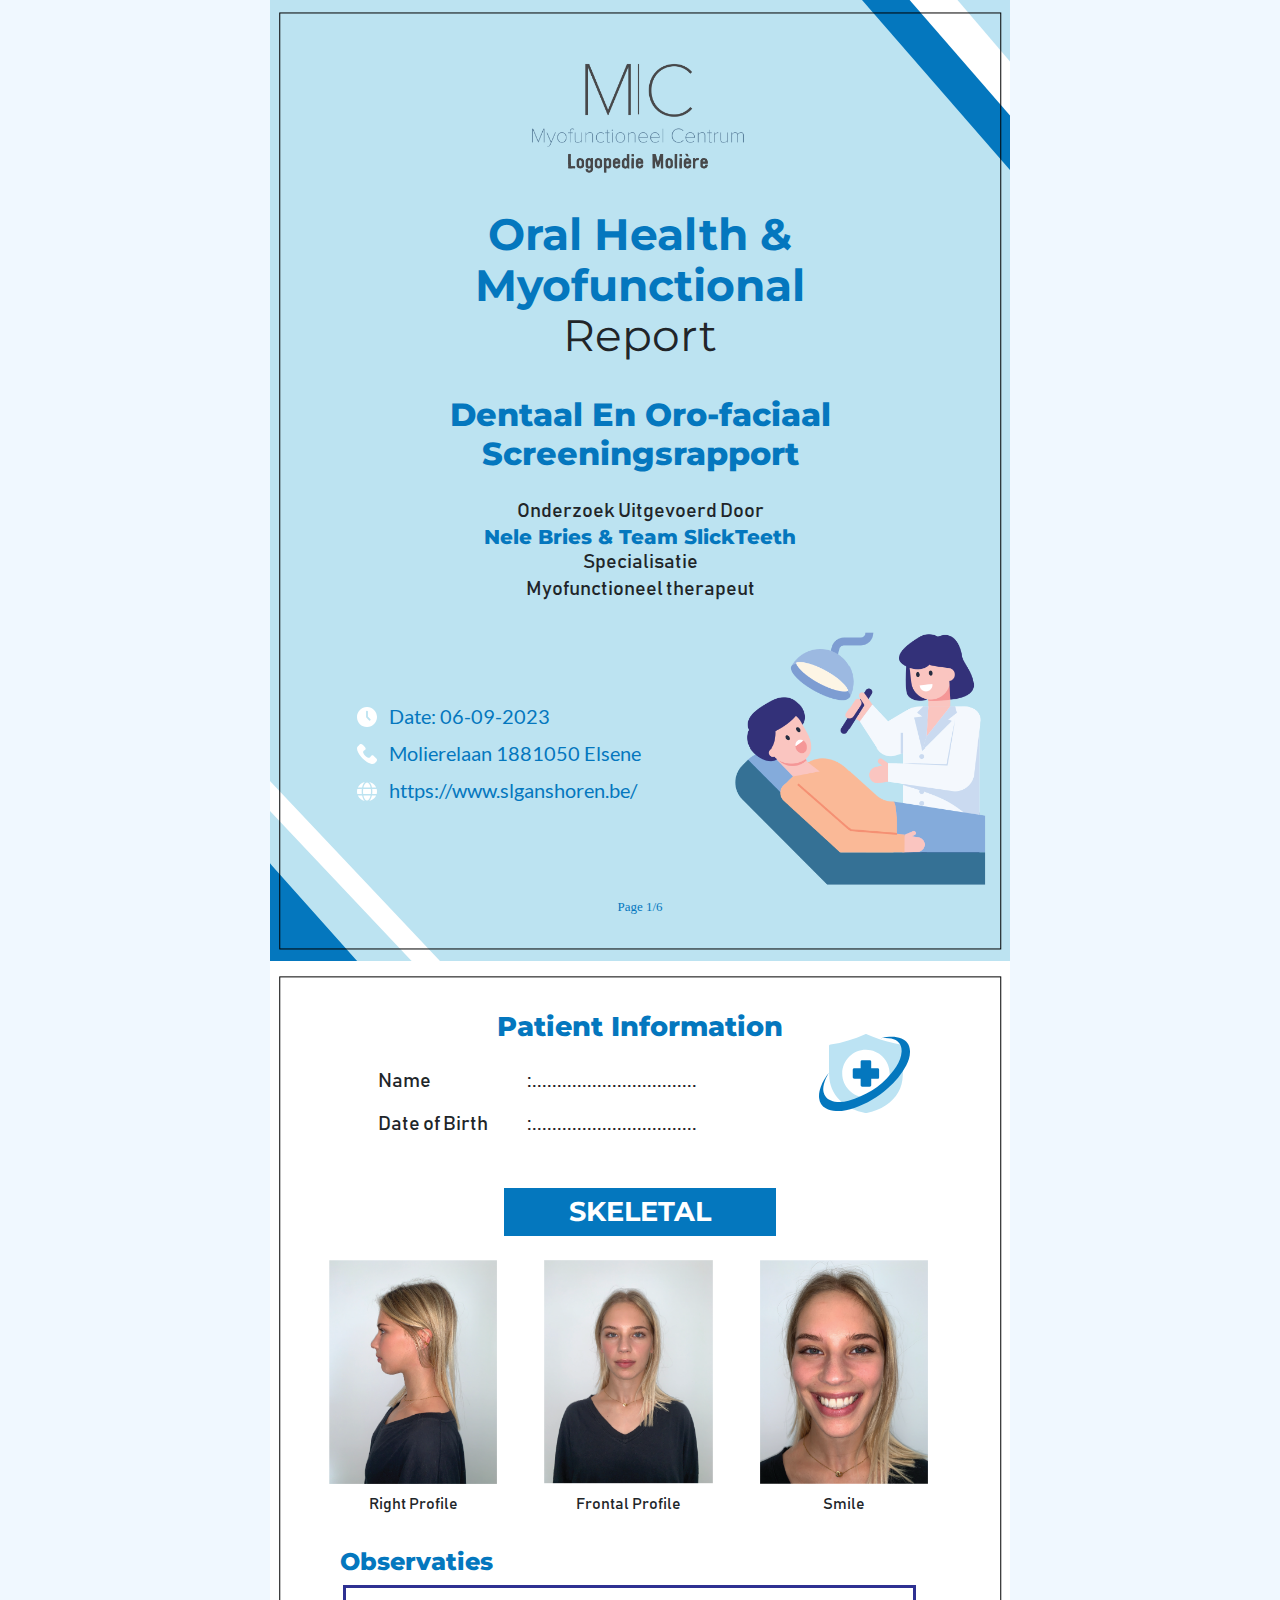
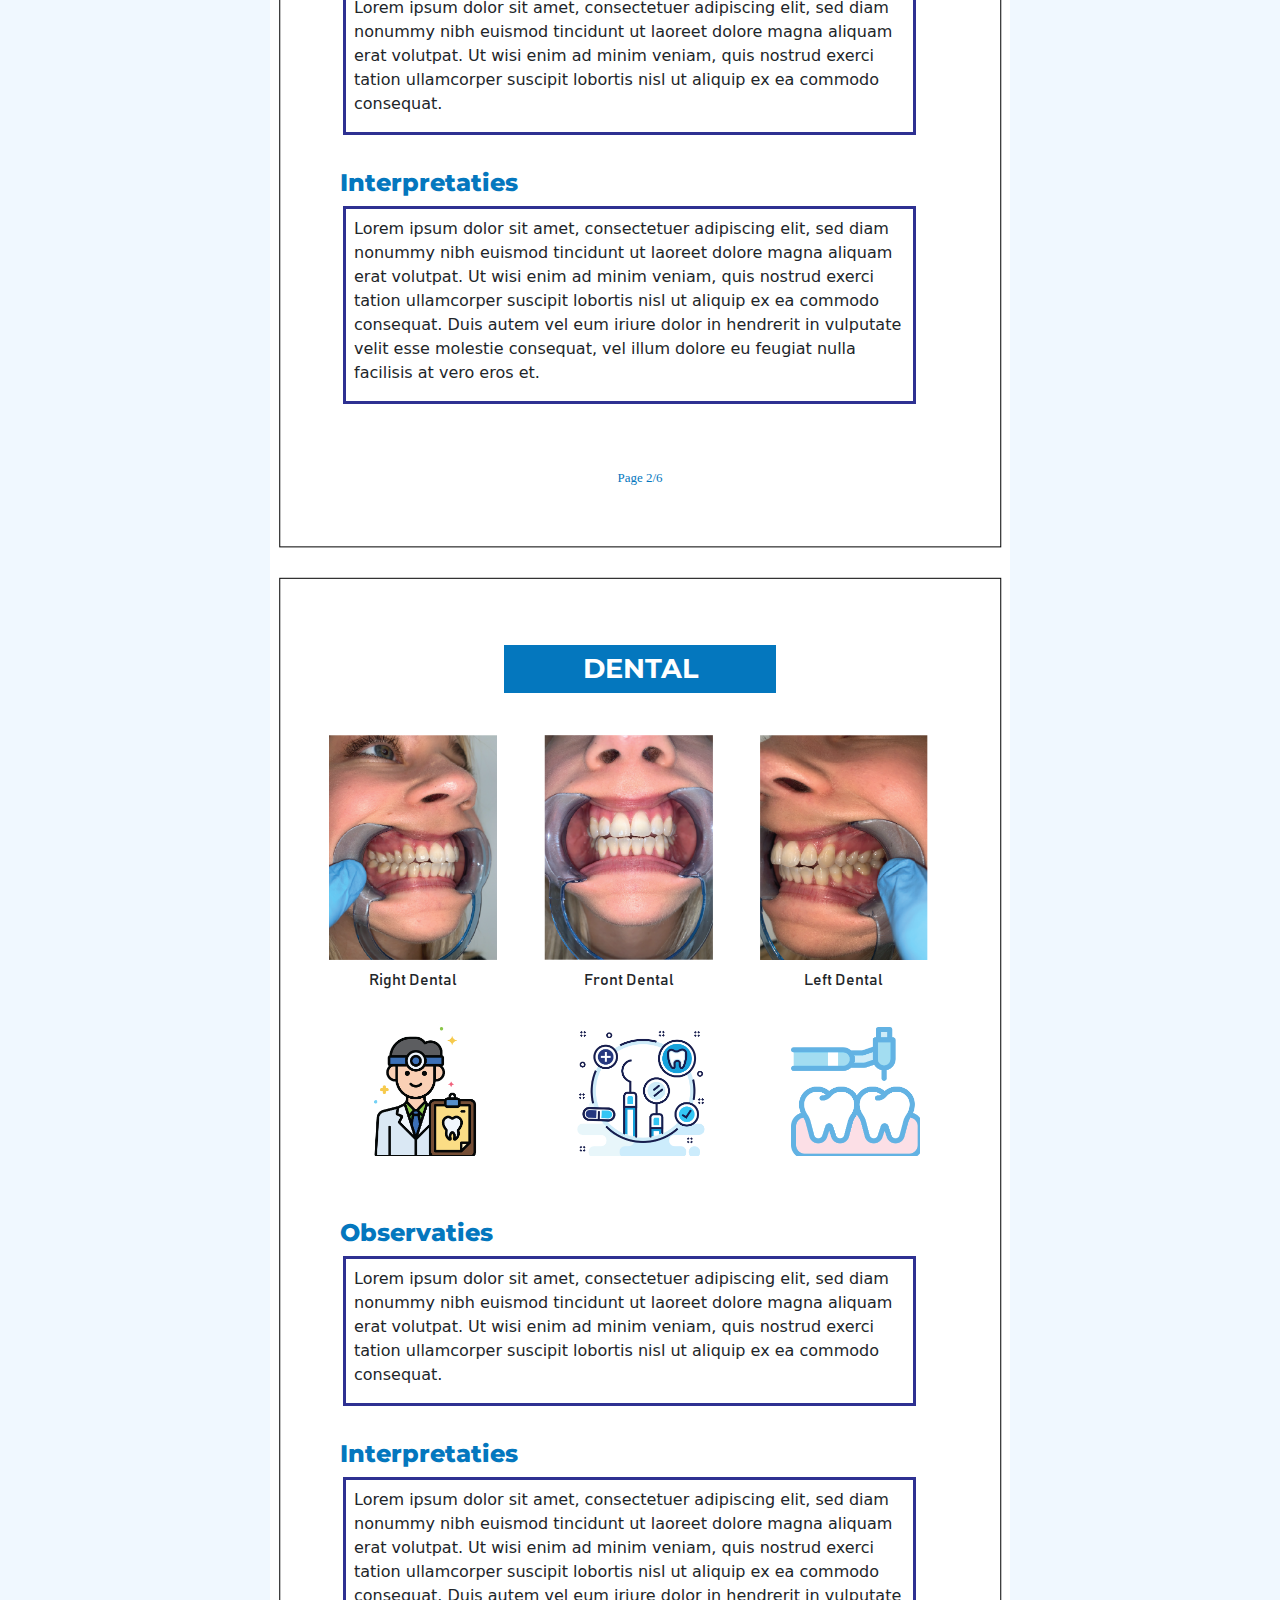
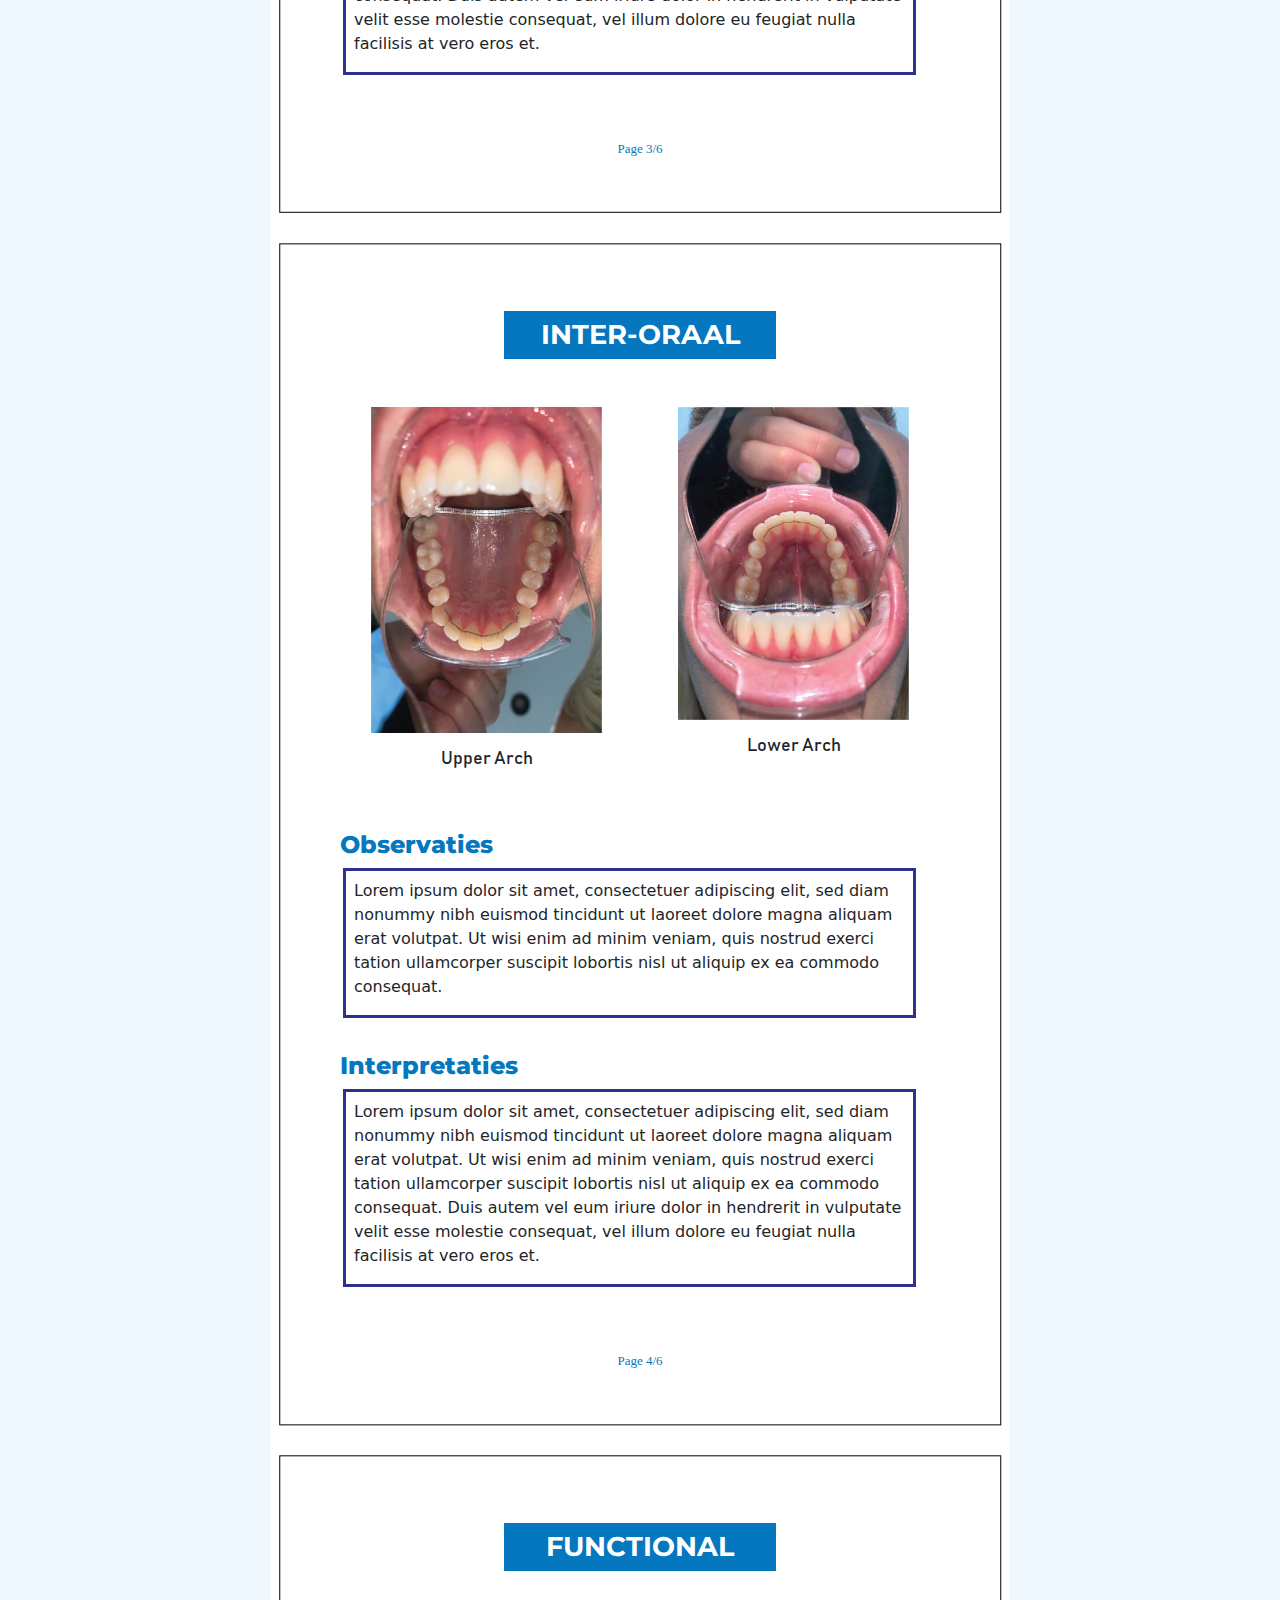
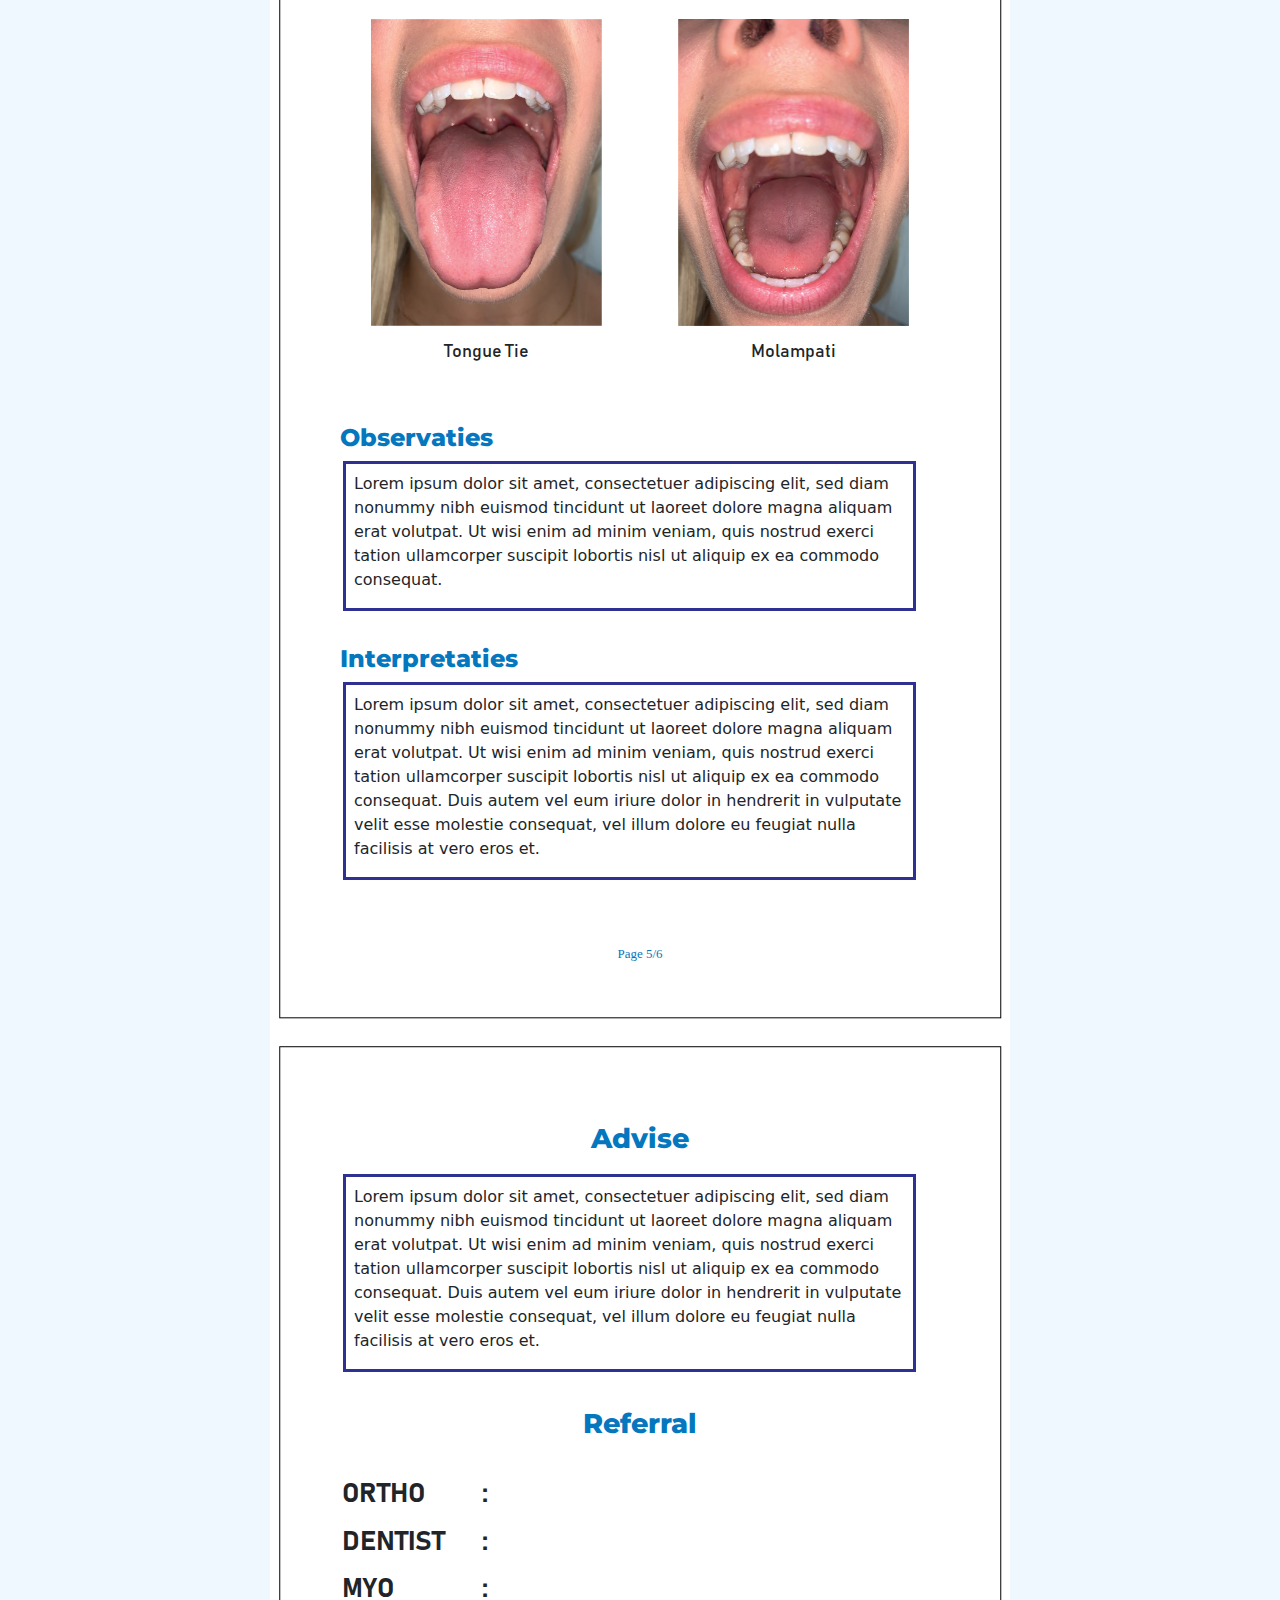
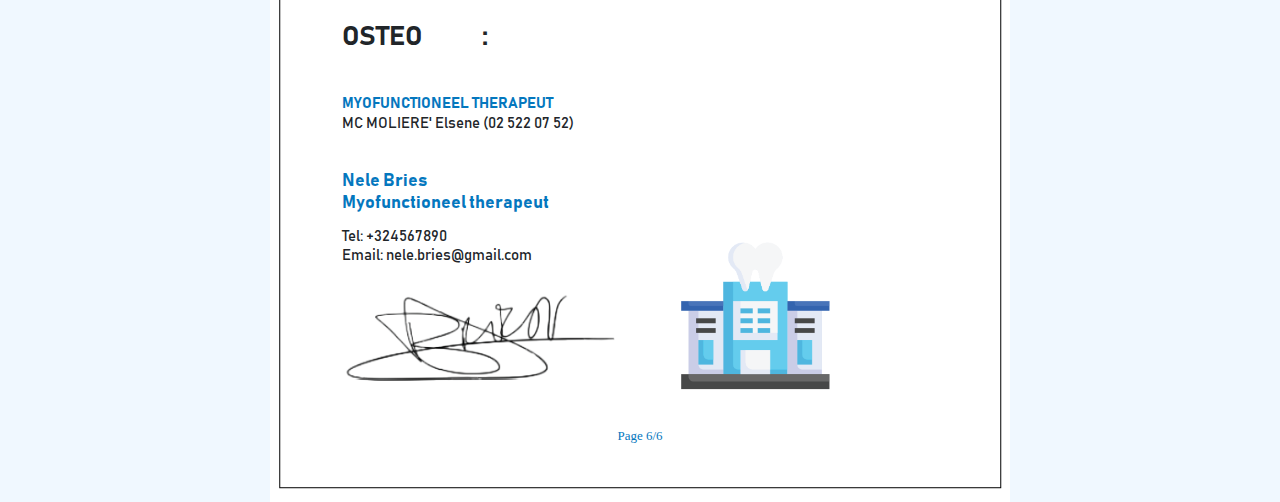
<file: port4/index.html>
<!DOCTYPE html>
<html lang="en">
<head>
    <meta charset="UTF-8">
    <meta name="viewport" content="width=device-width, initial-scale=1.0">
    <title>Report</title>
    <link rel="stylesheet" href="css/bootstrap.min.css">
    <link rel="icon" type="image/x-icon" href="img/faviconAsset 39@4x.png">
    <link rel="stylesheet" href="css/style.css">
</head>
<body>

<!-- PAGE 1 -->
<div class="container-fluid page1">
<div class="container pagesize p-0">
<div class="background1">
    <div class="row myzindex text-center justify-content-center pagecontent">

        <div class="logo">
            <img src="img/mainlogoAsset 2.svg" alt="">
        </div>

        <div class="textbox1">
            <h2 class="title">
                <span class="blue-text">Oral Health & <br>
                Myofunctional</span> <br>
                Report
            </h2>
        </div>

        <div class="textbox2">
            <h2 class="description blue-text">Dentaal En Oro-faciaal <br>
                Screeningsrapport</h2>
        </div>

        <div class="textbox3">
            <p>Onderzoek Uitgevoerd Door</p>
            <h4 class="name blue-text">Nele Bries & Team SlickTeeth</h4>
            <p>Specialisatie <br>
                Myofunctioneel therapeut</p>
        </div>

        <div class="row textbox4">
            <div class="col-md-6">
                <div class="contactbox text-start">
                    <p class="blue-text"><img src="img/icondateAsset 6.svg" alt="">Date: 06-09-2023</p>
                    <p class="blue-text"><img src="img/iconphoneAsset 7.svg" alt="">Molierelaan 1881050 Elsene</p>
                    <p class="blue-text"><img src="img/iconwebAsset 8.svg" alt="">https://www.slganshoren.be/</p>
                </div>
            </div>

            <div class="col-md-6">
                <div class="imageboxcover row justify-content-end">
                    <div class="imagebox1">
                        <img src="img/maingraphicAsset 4.svg" alt="">
                    </div>
                </div>
            </div>

        </div>

        <div class="pageno">Page 1/6</div>

    </div>
</div>
</div>
</div>














<!-- PAGE 2 -->
<div class="container-fluid">
    <div class="container pagesize page2">
    <div class="myzindex">
        <div class="content1">
            <h2 class="heading text-center">
                <span>Patient</span> <span>Information</span></h2>
            <div class="subcontent subcontent1">
                <span class="particulars">Name</span>
                <span class="blank">:.................................</span>
            </div>
            <div class="subcontent">
                <span class="particulars">Date of Birth</span>
                <span class="blank">:.................................</span>
            </div>
            <div class="imgshield imgcover">
                <img src="img/page2iconAsset 9.svg" alt="">
            </div>
        </div>

        <div class="content2">
            <div class="row justify-content-center">
                <h2 class="bluefill-heading">SKELETAL</h2>
            </div>
            <div class="row myimages">
                <div class="col-4">
                    <div class="myimgcover">
                        <img src="img/pg2imgAsset 29@4x.png" alt="">
                        <p>Right Profile</p>
                    </div>
                    
                </div>
                <div class="col-4">
                    <div class="myimgcover">
                        <img src="img/pg2imgAsset 28@4x.png" alt="">
                        <p>Frontal Profile</p>
                    </div>
                    
                </div>
                <div class="col-4">
                    <div class="myimgcover">
                        <img src="img/pg2imgAsset 27@4x.png" alt="">
                        <p>Smile</p>
                    </div>
                </div>
            </div>
        </div>

        <div class="mycontentboxes">
            <div class="content-box">
                <h3 class="subheading">Observaties</h3>
                <div class="explainbox">
                    <p>Lorem ipsum dolor sit amet, consectetuer adipiscing elit, sed diam nonummy nibh euismod tincidunt ut laoreet dolore magna aliquam erat volutpat. Ut wisi enim ad minim veniam, quis nostrud exerci tation ullamcorper suscipit lobortis nisl ut aliquip ex ea commodo consequat.</p>
                </div>
            </div>
            <div class="content-box">
                <h3 class="subheading">Interpretaties</h3>
                <div class="explainbox">
                    <p>Lorem ipsum dolor sit amet, consectetuer adipiscing elit, sed diam nonummy nibh euismod tincidunt ut laoreet dolore magna aliquam erat volutpat. Ut wisi enim ad minim veniam, quis nostrud exerci tation ullamcorper suscipit lobortis nisl ut aliquip ex ea commodo consequat. Duis autem vel eum iriure dolor in hendrerit in vulputate velit esse molestie consequat, vel illum dolore eu feugiat nulla facilisis at vero eros et. </p>
                </div>
            </div>

        </div>

        <div class="pageno text-center">Page 2/6</div>




    </div>
    </div>
</div>




















<!-- PAGE 3 -->
<div class="container-fluid">
<div class="container pagesize page3">
<div class="myzindex">
        
    <div class="contentbox1">
        <div class="row bluefill-cover justify-content-center text-center">
            <h2 class="bluefill-heading">DENTAL</h2>
        </div>

        <!-- IMAGES -->
        <div class="row myimages">

            <div class="col-4">
                <div class="myimgcover">
                    <img src="img/pg3imgAsset 32@4x.png" alt="">
                    <p>Right Dental</p>
                </div>
            </div>

            <div class="col-4">
                <div class="myimgcover">
                    <img src="img/pg3imgAsset 31@4x.png" alt="">
                    <p>Front Dental</p>
                </div>
            </div>

            <div class="col-4">
                <div class="myimgcover">
                    <img src="img/pg3imgAsset 30@4x.png" alt="">
                    <p>Left Dental</p>
                </div>
            </div>

        </div>

        <!-- ICONS -->
        <div class="row myimages myicons justify-content-around">

            <div class="col-4 row justify-content-center">
                <div class="myimgcover icover">
                    <img src="img/pg3iconAsset 18.svg" alt="">
                </div>
            </div>

            <div class="col-4 row justify-content-center">
                <div class="myimgcover icover">
                    <img src="img/pg3iconAsset 20.svg" alt="">
                </div>
            </div>

            <div class="col-4 row justify-content-center">
                <div class="myimgcover icover">
                    <img src="img/pg3iconAsset 19.svg" alt="">
                </div>
            </div>

        </div>

        <!-- EXPLAIN BOXES -->
        <div class="mycontentboxes">
            <div class="content-box">
                <h3 class="subheading">Observaties</h3>
                <div class="explainbox">
                    <p>Lorem ipsum dolor sit amet, consectetuer adipiscing elit, sed diam nonummy nibh euismod tincidunt ut laoreet dolore magna aliquam erat volutpat. Ut wisi enim ad minim veniam, quis nostrud exerci tation ullamcorper suscipit lobortis nisl ut aliquip ex ea commodo consequat.</p>
                </div>
            </div>
            <div class="content-box">
                <h3 class="subheading">Interpretaties</h3>
                <div class="explainbox">
                    <p>Lorem ipsum dolor sit amet, consectetuer adipiscing elit, sed diam nonummy nibh euismod tincidunt ut laoreet dolore magna aliquam erat volutpat. Ut wisi enim ad minim veniam, quis nostrud exerci tation ullamcorper suscipit lobortis nisl ut aliquip ex ea commodo consequat. Duis autem vel eum iriure dolor in hendrerit in vulputate velit esse molestie consequat, vel illum dolore eu feugiat nulla facilisis at vero eros et. </p>
                </div>
            </div>

        </div>

        <div class="pageno text-center">Page 3/6</div>
        

    </div>

</div>
</div>
</div>

























<!-- PAGE 4 -->

<div class="container-fluid">
<div class="container pagesize page4">
<div class="myzindex">
        
    <div class="contentbox1">
        <div class="row bluefill-cover justify-content-center text-center">
            <h2 class="bluefill-heading">INTER-ORAAL</h2>
        </div>

        <!-- IMAGES -->
        <div class="row myimages">

            <div class="col-6 pe-0">
                <div class="myimgcover text-center">
                    <img src="img/pg4imgAsset 34@4x.png" alt="">
                    <p>Upper Arch</p>
                </div>
            </div>

            <div class="col-6 ps-0">
                <div class="myimgcover text-center">
                    <img src="img/pg4imgAsset 33@4x.png" alt="">
                    <p>Lower Arch</p>
                </div>
            </div>

        </div>


        <!-- EXPLAIN BOXES -->
        <div class="mycontentboxes">
            <div class="content-box">
                <h3 class="subheading">Observaties</h3>
                <div class="explainbox">
                    <p>Lorem ipsum dolor sit amet, consectetuer adipiscing elit, sed diam nonummy nibh euismod tincidunt ut laoreet dolore magna aliquam erat volutpat. Ut wisi enim ad minim veniam, quis nostrud exerci tation ullamcorper suscipit lobortis nisl ut aliquip ex ea commodo consequat.</p>
                </div>
            </div>
            <div class="content-box">
                <h3 class="subheading">Interpretaties</h3>
                <div class="explainbox">
                    <p>Lorem ipsum dolor sit amet, consectetuer adipiscing elit, sed diam nonummy nibh euismod tincidunt ut laoreet dolore magna aliquam erat volutpat. Ut wisi enim ad minim veniam, quis nostrud exerci tation ullamcorper suscipit lobortis nisl ut aliquip ex ea commodo consequat. Duis autem vel eum iriure dolor in hendrerit in vulputate velit esse molestie consequat, vel illum dolore eu feugiat nulla facilisis at vero eros et. </p>
                </div>
            </div>

        </div>

        <div class="pageno text-center">Page 4/6</div>
        

    </div>

</div>
</div>
</div>
















<!-- PAGE 5 -->

<div class="container-fluid">
<div class="container pagesize page5">
<div class="myzindex">
        
    <div class="contentbox1">
        <div class="row bluefill-cover justify-content-center text-center">
            <h2 class="bluefill-heading">FUNCTIONAL</h2>
        </div>

        <!-- IMAGES -->
        <div class="row myimages">

            <div class="col-6 pe-0">
                <div class="myimgcover text-center">
                    <img src="img/pg5imgAsset 36@4x.png" alt="">
                    <p>Tongue Tie</p>
                </div>
            </div>

            <div class="col-6 ps-0">
                <div class="myimgcover text-center">
                    <img src="img/pg5imgAsset 35@4x.png" alt="">
                    <p>Molampati</p>
                </div>
            </div>

        </div>


        <!-- EXPLAIN BOXES -->
        <div class="mycontentboxes">
            <div class="content-box">
                <h3 class="subheading">Observaties</h3>
                <div class="explainbox">
                    <p>Lorem ipsum dolor sit amet, consectetuer adipiscing elit, sed diam nonummy nibh euismod tincidunt ut laoreet dolore magna aliquam erat volutpat. Ut wisi enim ad minim veniam, quis nostrud exerci tation ullamcorper suscipit lobortis nisl ut aliquip ex ea commodo consequat.</p>
                </div>
            </div>
            <div class="content-box">
                <h3 class="subheading">Interpretaties</h3>
                <div class="explainbox">
                    <p>Lorem ipsum dolor sit amet, consectetuer adipiscing elit, sed diam nonummy nibh euismod tincidunt ut laoreet dolore magna aliquam erat volutpat. Ut wisi enim ad minim veniam, quis nostrud exerci tation ullamcorper suscipit lobortis nisl ut aliquip ex ea commodo consequat. Duis autem vel eum iriure dolor in hendrerit in vulputate velit esse molestie consequat, vel illum dolore eu feugiat nulla facilisis at vero eros et. </p>
                </div>
            </div>

        </div>

        <div class="pageno text-center">Page 5/6</div>
        

    </div>

</div>
</div>
</div>
















<!-- PAGE 6 -->

<div class="container-fluid">
<div class="container pagesize page6">
<div class="myzindex">
        
    <div class="contentbox1">

        <div>
            <h2 class="heading text-center">Advise</h2>
        </div>

        <!-- EXPLAIN BOXES -->
        <div class="mycontentboxes">
            <div class="content-box">
                <div class="explainbox">
                    <p>Lorem ipsum dolor sit amet, consectetuer adipiscing elit, sed diam nonummy nibh euismod tincidunt ut laoreet dolore magna aliquam erat volutpat. Ut wisi enim ad minim veniam, quis nostrud exerci tation ullamcorper suscipit lobortis nisl ut aliquip ex ea commodo consequat. Duis autem vel eum iriure dolor in hendrerit in vulputate velit esse molestie consequat, vel illum dolore eu feugiat nulla facilisis at vero eros et.</p>
                </div>
            </div>

        </div>

        <div class="referralbox">
            <h2 class="heading text-center">Referral</h2>

            <h3><span class="head">ORTHO</span><span class="dots">:</span></h3>
            <h3><span class="head">DENTIST</span><span class="dots">:</span></h3>
            <h3><span class="head">MYO</span><span class="dots">:</span></h3>
            <h3><span class="head">OSTEO</span><span class="dots">:</span></h3>

        </div>

        <div class="signoff">
            <h2 class="blue-text head1">MYOFUNCTIONEEL THERAPEUT</h2>
            <p class="head2">MC MOLIERE' Elsene (02 522 07 52)</p>

            <h2 class="blue-text head3">Nele Bries <br>
                Myofunctioneel therapeut</h2>

            <p class="contact">Tel: +324567890</p>
            <p class="contact">Email: nele.bries@gmail.com</p>

            <img src="img/pg6signatureAsset 37.svg" class="signature" alt="">
            <img src="img/pg6iconAsset 38.svg" alt="" class="pg6icon">
        </div>


        <div class="pageno text-center">Page 6/6</div>
        

    </div>

</div>
</div>
</div>

    



















</body>
</html>
</file>
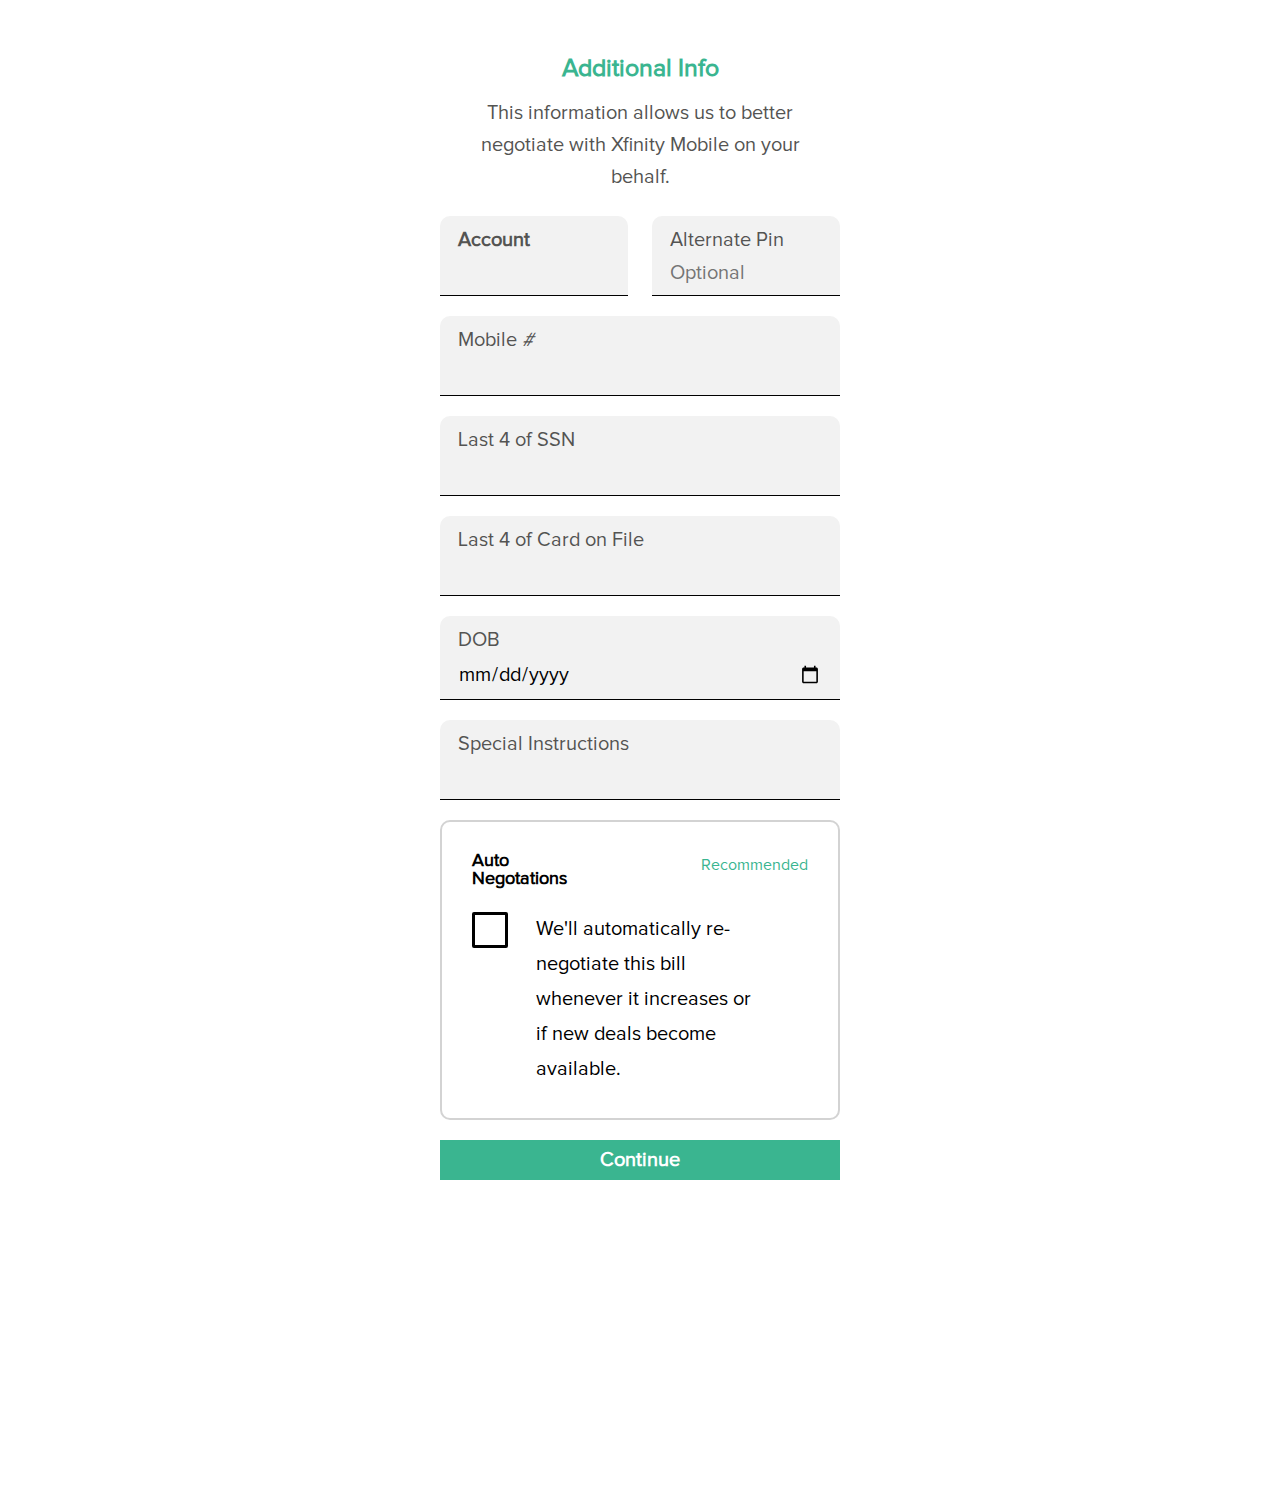
<file: port6/index.html>
<!DOCTYPE html>
<html lang="en">
<head>
    <meta charset="UTF-8">
    <meta http-equiv="X-UA-Compatible" content="IE=edge">
    <meta name="viewport" content="width=device-width, initial-scale=1.0">
    <title>Billing App</title>
    <link rel="stylesheet" href="css/style.css">
</head>
<body>
    <div class="wrapper">
        <div class="header">
            <div class="left left-arrow"></div>
            <div class="right cross"></div>
        </div>
        <div class="container-form">
            <div class="title">
                <h2>Additional Info</h2>
                <p>This information allows us to better negotiate with Xfinity Mobile on your behalf.</p>
            </div>
            <div class="form">
                <form action="">

                    <div class="line-1">
                        <div class="box line-left">
                            <h3>Account</h3>
                            <input type="text" name="" id="account">
                        </div>
                        <div class="box line-right">
                            <h3>Alternate Pin</h3>
                            <input type="text" name="" id="alternate-pin" placeholder="Optional">
                        </div>
                    </div>

                    <div class="box mob">
                        <h3>Mobile <i>#</i></h3>
                        <input type="text" name="" id="mobile">
                    </div>

                    <div class="box last4ssn">
                        <h3>Last 4 of SSN</h3>
                        <input type="text" name="" id="last-four-ssn">
                    </div>

                    <div class="box last4card">
                        <h3>Last 4 of Card on File</h3>
                        <input type="text" name="" id="last-four-card">
                    </div>

                    <div class="box dob">
                        <h3>DOB</h3>
                        <input type="date" name="" id="mydob">
                    </div>

                    <div class="box instructions">
                        <h3>Special Instructions</h3>
                        <input type="text" name="" id="myinstructions">
                    </div>

                    <div class="negotiations">
                        <div class="top">
                            <div class="left">
                                <label for="negotiate">
                                    <h3>Auto</h3>
                                    <h3>Negotations</h3>
                                </label>
                            </div>
                            <div class="right">
                                <h4>Recommended</h4>
                            </div>
                        </div>

                        <div class="input-check-box">
                            <input class="checkit" type="checkbox" name="" id="negotiate" checked>
                            <p>We'll automatically re-negotiate this bill whenever it increases or if new deals become available.</p>
                        </div>
                    </div>

                    <div class="button">
                        <button>Continue</button>
                    </div>

                </form>
            </div>
        </div>
    </div>
</body>
</html>
</file>
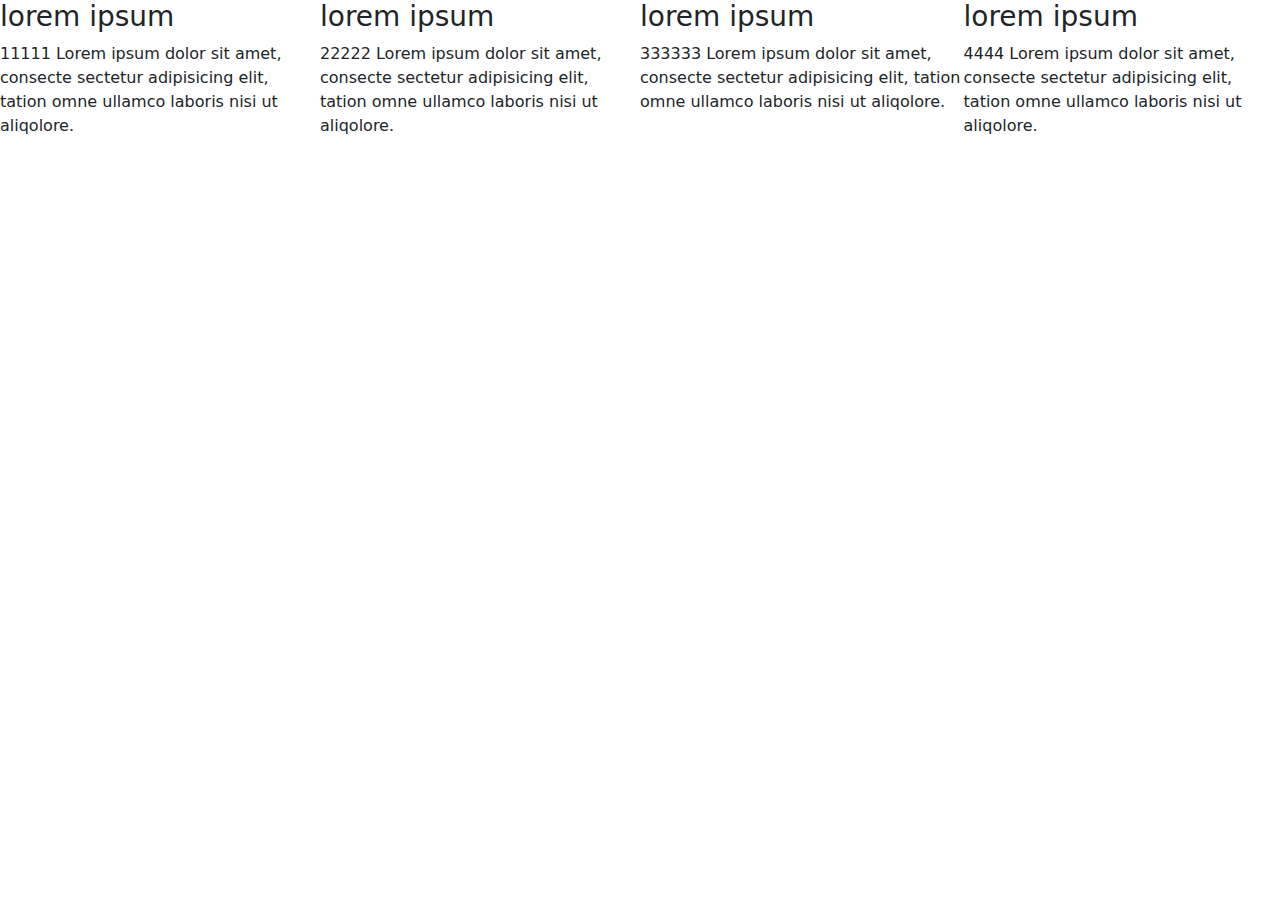
<file: port2/littlecards.html>
<!DOCTYPE html>
<html lang="en">
<head>
    <meta charset="UTF-8">
    <meta http-equiv="X-UA-Compatible" content="IE=edge">
    <meta name="viewport" content="width=device-width, initial-scale=1.0">
    <title>Document</title>
    <link rel="stylesheet" href="assets/css/bootstrap.min.css">
    <script src="assets/js/bootstrap.bundle.min.js"></script>
<style>
/* LITTLE CARDS SECTION */
ul{
    list-style: none;
}
.mydiv{
    display: flex;
}

</style>
</head>
<body>
    
  <!-- LITTLE CARDS SECTION -->
  <div class="">
    <div >
      <div class="mydiv">
        <div class="">
          <h3>lorem ipsum</h3>
          <p>11111 Lorem ipsum dolor sit amet, consecte
            sectetur adipisicing elit, tation omne 
            ullamco laboris nisi ut aliqolore.</p>
        </div>
        <div class="">
          <h3>lorem ipsum</h3>
          <p>22222 Lorem ipsum dolor sit amet, consecte
            sectetur adipisicing elit, tation omne 
            ullamco laboris nisi ut aliqolore.</p>
        </div>
        <div>
          <h3>lorem ipsum</h3>
          <p>333333 Lorem ipsum dolor sit amet, consecte
            sectetur adipisicing elit, tation omne 
            ullamco laboris nisi ut aliqolore.</p>
        </div>
        <div class="">
          <h3>lorem ipsum</h3>
          <p>4444 Lorem ipsum dolor sit amet, consecte
            sectetur adipisicing elit, tation omne 
            ullamco laboris nisi ut aliqolore.</p>
        </div>

      </div>
    </div>
  </div>

        
</body>
</html>
</file>
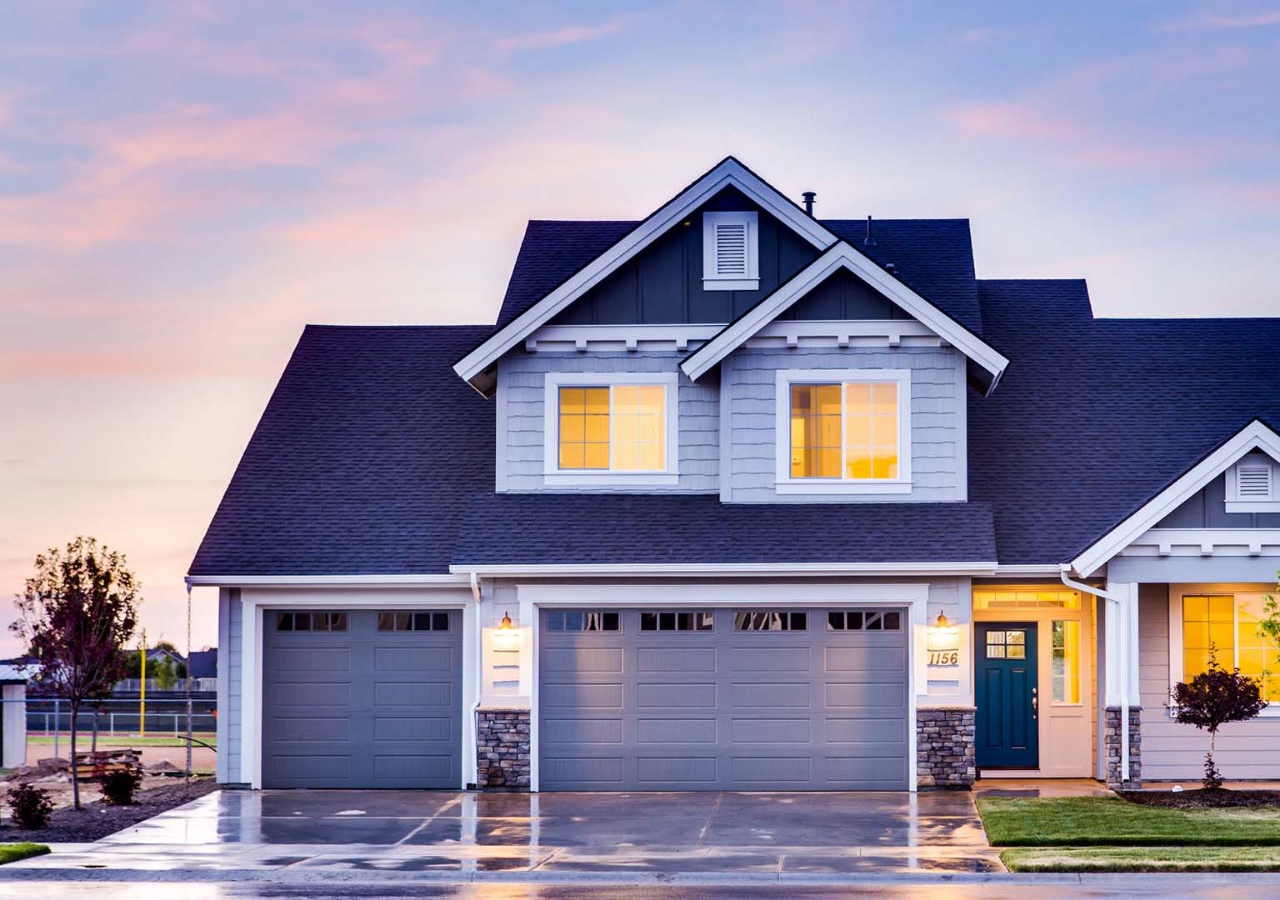
<file: port3/test.html>
<!DOCTYPE html>
<html lang="en">
<head>
    <meta charset="UTF-8">
    <meta name="viewport" content="width=device-width, initial-scale=1.0">
    <title>Document</title>
    <style>
        *{
            margin: 0;
        }
        .box{
            height: 100vh;
            overflow: hidden;
        }
        img{
            height: 100vh;
            width: 100%;
            object-fit: cover;
            object-position: 0% 63%;
        }
    </style>
</head>
<body>
    <div class="box-cover">
        <div class="box">
            <img src="assets/images/home-1.jpg" alt="">
        </div>
    </div>
</body>
</html>
</file>
<file: assets/vendors/themify-icons/css/themify-icons.css>
@font-face {
	font-family: 'themify';
	src:url("../fonts/themify.eot?-fvbane");
	src:url("../fonts/themify.eot?#iefix-fvbane") format("embedded-opentype"),
		url("../fonts/themify.woff?-fvbane") format("woff"),
		url("../fonts/themify.ttf?-fvbane") format("truetype"),
		url("../fonts/themify.svg?-fvbane#themify") format("svg");
	font-weight: normal;
	font-style: normal;
}

[class^="ti-"], [class*=" ti-"] {
	font-family: 'themify';
	speak: none;
	font-style: normal;
	font-weight: normal;
	font-variant: normal;
	text-transform: none;
	line-height: 1;

	/* Better Font Rendering =========== */
	-webkit-font-smoothing: antialiased;
	-moz-osx-font-smoothing: grayscale;
}

.ti-wand:before {
	content: "\e600";
}
.ti-volume:before {
	content: "\e601";
}
.ti-user:before {
	content: "\e602";
}
.ti-unlock:before {
	content: "\e603";
}
.ti-unlink:before {
	content: "\e604";
}
.ti-trash:before {
	content: "\e605";
}
.ti-thought:before {
	content: "\e606";
}
.ti-target:before {
	content: "\e607";
}
.ti-tag:before {
	content: "\e608";
}
.ti-tablet:before {
	content: "\e609";
}
.ti-star:before {
	content: "\e60a";
}
.ti-spray:before {
	content: "\e60b";
}
.ti-signal:before {
	content: "\e60c";
}
.ti-shopping-cart:before {
	content: "\e60d";
}
.ti-shopping-cart-full:before {
	content: "\e60e";
}
.ti-settings:before {
	content: "\e60f";
}
.ti-search:before {
	content: "\e610";
}
.ti-zoom-in:before {
	content: "\e611";
}
.ti-zoom-out:before {
	content: "\e612";
}
.ti-cut:before {
	content: "\e613";
}
.ti-ruler:before {
	content: "\e614";
}
.ti-ruler-pencil:before {
	content: "\e615";
}
.ti-ruler-alt:before {
	content: "\e616";
}
.ti-bookmark:before {
	content: "\e617";
}
.ti-bookmark-alt:before {
	content: "\e618";
}
.ti-reload:before {
	content: "\e619";
}
.ti-plus:before {
	content: "\e61a";
}
.ti-pin:before {
	content: "\e61b";
}
.ti-pencil:before {
	content: "\e61c";
}
.ti-pencil-alt:before {
	content: "\e61d";
}
.ti-paint-roller:before {
	content: "\e61e";
}
.ti-paint-bucket:before {
	content: "\e61f";
}
.ti-na:before {
	content: "\e620";
}
.ti-mobile:before {
	content: "\e621";
}
.ti-minus:before {
	content: "\e622";
}
.ti-medall:before {
	content: "\e623";
}
.ti-medall-alt:before {
	content: "\e624";
}
.ti-marker:before {
	content: "\e625";
}
.ti-marker-alt:before {
	content: "\e626";
}
.ti-arrow-up:before {
	content: "\e627";
}
.ti-arrow-right:before {
	content: "\e628";
}
.ti-arrow-left:before {
	content: "\e629";
}
.ti-arrow-down:before {
	content: "\e62a";
}
.ti-lock:before {
	content: "\e62b";
}
.ti-location-arrow:before {
	content: "\e62c";
}
.ti-link:before {
	content: "\e62d";
}
.ti-layout:before {
	content: "\e62e";
}
.ti-layers:before {
	content: "\e62f";
}
.ti-layers-alt:before {
	content: "\e630";
}
.ti-key:before {
	content: "\e631";
}
.ti-import:before {
	content: "\e632";
}
.ti-image:before {
	content: "\e633";
}
.ti-heart:before {
	content: "\e634";
}
.ti-heart-broken:before {
	content: "\e635";
}
.ti-hand-stop:before {
	content: "\e636";
}
.ti-hand-open:before {
	content: "\e637";
}
.ti-hand-drag:before {
	content: "\e638";
}
.ti-folder:before {
	content: "\e639";
}
.ti-flag:before {
	content: "\e63a";
}
.ti-flag-alt:before {
	content: "\e63b";
}
.ti-flag-alt-2:before {
	content: "\e63c";
}
.ti-eye:before {
	content: "\e63d";
}
.ti-export:before {
	content: "\e63e";
}
.ti-exchange-vertical:before {
	content: "\e63f";
}
.ti-desktop:before {
	content: "\e640";
}
.ti-cup:before {
	content: "\e641";
}
.ti-crown:before {
	content: "\e642";
}
.ti-comments:before {
	content: "\e643";
}
.ti-comment:before {
	content: "\e644";
}
.ti-comment-alt:before {
	content: "\e645";
}
.ti-close:before {
	content: "\e646";
}
.ti-clip:before {
	content: "\e647";
}
.ti-angle-up:before {
	content: "\e648";
}
.ti-angle-right:before {
	content: "\e649";
}
.ti-angle-left:before {
	content: "\e64a";
}
.ti-angle-down:before {
	content: "\e64b";
}
.ti-check:before {
	content: "\e64c";
}
.ti-check-box:before {
	content: "\e64d";
}
.ti-camera:before {
	content: "\e64e";
}
.ti-announcement:before {
	content: "\e64f";
}
.ti-brush:before {
	content: "\e650";
}
.ti-briefcase:before {
	content: "\e651";
}
.ti-bolt:before {
	content: "\e652";
}
.ti-bolt-alt:before {
	content: "\e653";
}
.ti-blackboard:before {
	content: "\e654";
}
.ti-bag:before {
	content: "\e655";
}
.ti-move:before {
	content: "\e656";
}
.ti-arrows-vertical:before {
	content: "\e657";
}
.ti-arrows-horizontal:before {
	content: "\e658";
}
.ti-fullscreen:before {
	content: "\e659";
}
.ti-arrow-top-right:before {
	content: "\e65a";
}
.ti-arrow-top-left:before {
	content: "\e65b";
}
.ti-arrow-circle-up:before {
	content: "\e65c";
}
.ti-arrow-circle-right:before {
	content: "\e65d";
}
.ti-arrow-circle-left:before {
	content: "\e65e";
}
.ti-arrow-circle-down:before {
	content: "\e65f";
}
.ti-angle-double-up:before {
	content: "\e660";
}
.ti-angle-double-right:before {
	content: "\e661";
}
.ti-angle-double-left:before {
	content: "\e662";
}
.ti-angle-double-down:before {
	content: "\e663";
}
.ti-zip:before {
	content: "\e664";
}
.ti-world:before {
	content: "\e665";
}
.ti-wheelchair:before {
	content: "\e666";
}
.ti-view-list:before {
	content: "\e667";
}
.ti-view-list-alt:before {
	content: "\e668";
}
.ti-view-grid:before {
	content: "\e669";
}
.ti-uppercase:before {
	content: "\e66a";
}
.ti-upload:before {
	content: "\e66b";
}
.ti-underline:before {
	content: "\e66c";
}
.ti-truck:before {
	content: "\e66d";
}
.ti-timer:before {
	content: "\e66e";
}
.ti-ticket:before {
	content: "\e66f";
}
.ti-thumb-up:before {
	content: "\e670";
}
.ti-thumb-down:before {
	content: "\e671";
}
.ti-text:before {
	content: "\e672";
}
.ti-stats-up:before {
	content: "\e673";
}
.ti-stats-down:before {
	content: "\e674";
}
.ti-split-v:before {
	content: "\e675";
}
.ti-split-h:before {
	content: "\e676";
}
.ti-smallcap:before {
	content: "\e677";
}
.ti-shine:before {
	content: "\e678";
}
.ti-shift-right:before {
	content: "\e679";
}
.ti-shift-left:before {
	content: "\e67a";
}
.ti-shield:before {
	content: "\e67b";
}
.ti-notepad:before {
	content: "\e67c";
}
.ti-server:before {
	content: "\e67d";
}
.ti-quote-right:before {
	content: "\e67e";
}
.ti-quote-left:before {
	content: "\e67f";
}
.ti-pulse:before {
	content: "\e680";
}
.ti-printer:before {
	content: "\e681";
}
.ti-power-off:before {
	content: "\e682";
}
.ti-plug:before {
	content: "\e683";
}
.ti-pie-chart:before {
	content: "\e684";
}
.ti-paragraph:before {
	content: "\e685";
}
.ti-panel:before {
	content: "\e686";
}
.ti-package:before {
	content: "\e687";
}
.ti-music:before {
	content: "\e688";
}
.ti-music-alt:before {
	content: "\e689";
}
.ti-mouse:before {
	content: "\e68a";
}
.ti-mouse-alt:before {
	content: "\e68b";
}
.ti-money:before {
	content: "\e68c";
}
.ti-microphone:before {
	content: "\e68d";
}
.ti-menu:before {
	content: "\e68e";
}
.ti-menu-alt:before {
	content: "\e68f";
}
.ti-map:before {
	content: "\e690";
}
.ti-map-alt:before {
	content: "\e691";
}
.ti-loop:before {
	content: "\e692";
}
.ti-location-pin:before {
	content: "\e693";
}
.ti-list:before {
	content: "\e694";
}
.ti-light-bulb:before {
	content: "\e695";
}
.ti-Italic:before {
	content: "\e696";
}
.ti-info:before {
	content: "\e697";
}
.ti-infinite:before {
	content: "\e698";
}
.ti-id-badge:before {
	content: "\e699";
}
.ti-hummer:before {
	content: "\e69a";
}
.ti-home:before {
	content: "\e69b";
}
.ti-help:before {
	content: "\e69c";
}
.ti-headphone:before {
	content: "\e69d";
}
.ti-harddrives:before {
	content: "\e69e";
}
.ti-harddrive:before {
	content: "\e69f";
}
.ti-gift:before {
	content: "\e6a0";
}
.ti-game:before {
	content: "\e6a1";
}
.ti-filter:before {
	content: "\e6a2";
}
.ti-files:before {
	content: "\e6a3";
}
.ti-file:before {
	content: "\e6a4";
}
.ti-eraser:before {
	content: "\e6a5";
}
.ti-envelope:before {
	content: "\e6a6";
}
.ti-download:before {
	content: "\e6a7";
}
.ti-direction:before {
	content: "\e6a8";
}
.ti-direction-alt:before {
	content: "\e6a9";
}
.ti-dashboard:before {
	content: "\e6aa";
}
.ti-control-stop:before {
	content: "\e6ab";
}
.ti-control-shuffle:before {
	content: "\e6ac";
}
.ti-control-play:before {
	content: "\e6ad";
}
.ti-control-pause:before {
	content: "\e6ae";
}
.ti-control-forward:before {
	content: "\e6af";
}
.ti-control-backward:before {
	content: "\e6b0";
}
.ti-cloud:before {
	content: "\e6b1";
}
.ti-cloud-up:before {
	content: "\e6b2";
}
.ti-cloud-down:before {
	content: "\e6b3";
}
.ti-clipboard:before {
	content: "\e6b4";
}
.ti-car:before {
	content: "\e6b5";
}
.ti-calendar:before {
	content: "\e6b6";
}
.ti-book:before {
	content: "\e6b7";
}
.ti-bell:before {
	content: "\e6b8";
}
.ti-basketball:before {
	content: "\e6b9";
}
.ti-bar-chart:before {
	content: "\e6ba";
}
.ti-bar-chart-alt:before {
	content: "\e6bb";
}
.ti-back-right:before {
	content: "\e6bc";
}
.ti-back-left:before {
	content: "\e6bd";
}
.ti-arrows-corner:before {
	content: "\e6be";
}
.ti-archive:before {
	content: "\e6bf";
}
.ti-anchor:before {
	content: "\e6c0";
}
.ti-align-right:before {
	content: "\e6c1";
}
.ti-align-left:before {
	content: "\e6c2";
}
.ti-align-justify:before {
	content: "\e6c3";
}
.ti-align-center:before {
	content: "\e6c4";
}
.ti-alert:before {
	content: "\e6c5";
}
.ti-alarm-clock:before {
	content: "\e6c6";
}
.ti-agenda:before {
	content: "\e6c7";
}
.ti-write:before {
	content: "\e6c8";
}
.ti-window:before {
	content: "\e6c9";
}
.ti-widgetized:before {
	content: "\e6ca";
}
.ti-widget:before {
	content: "\e6cb";
}
.ti-widget-alt:before {
	content: "\e6cc";
}
.ti-wallet:before {
	content: "\e6cd";
}
.ti-video-clapper:before {
	content: "\e6ce";
}
.ti-video-camera:before {
	content: "\e6cf";
}
.ti-vector:before {
	content: "\e6d0";
}
.ti-themify-logo:before {
	content: "\e6d1";
}
.ti-themify-favicon:before {
	content: "\e6d2";
}
.ti-themify-favicon-alt:before {
	content: "\e6d3";
}
.ti-support:before {
	content: "\e6d4";
}
.ti-stamp:before {
	content: "\e6d5";
}
.ti-split-v-alt:before {
	content: "\e6d6";
}
.ti-slice:before {
	content: "\e6d7";
}
.ti-shortcode:before {
	content: "\e6d8";
}
.ti-shift-right-alt:before {
	content: "\e6d9";
}
.ti-shift-left-alt:before {
	content: "\e6da";
}
.ti-ruler-alt-2:before {
	content: "\e6db";
}
.ti-receipt:before {
	content: "\e6dc";
}
.ti-pin2:before {
	content: "\e6dd";
}
.ti-pin-alt:before {
	content: "\e6de";
}
.ti-pencil-alt2:before {
	content: "\e6df";
}
.ti-palette:before {
	content: "\e6e0";
}
.ti-more:before {
	content: "\e6e1";
}
.ti-more-alt:before {
	content: "\e6e2";
}
.ti-microphone-alt:before {
	content: "\e6e3";
}
.ti-magnet:before {
	content: "\e6e4";
}
.ti-line-double:before {
	content: "\e6e5";
}
.ti-line-dotted:before {
	content: "\e6e6";
}
.ti-line-dashed:before {
	content: "\e6e7";
}
.ti-layout-width-full:before {
	content: "\e6e8";
}
.ti-layout-width-default:before {
	content: "\e6e9";
}
.ti-layout-width-default-alt:before {
	content: "\e6ea";
}
.ti-layout-tab:before {
	content: "\e6eb";
}
.ti-layout-tab-window:before {
	content: "\e6ec";
}
.ti-layout-tab-v:before {
	content: "\e6ed";
}
.ti-layout-tab-min:before {
	content: "\e6ee";
}
.ti-layout-slider:before {
	content: "\e6ef";
}
.ti-layout-slider-alt:before {
	content: "\e6f0";
}
.ti-layout-sidebar-right:before {
	content: "\e6f1";
}
.ti-layout-sidebar-none:before {
	content: "\e6f2";
}
.ti-layout-sidebar-left:before {
	content: "\e6f3";
}
.ti-layout-placeholder:before {
	content: "\e6f4";
}
.ti-layout-menu:before {
	content: "\e6f5";
}
.ti-layout-menu-v:before {
	content: "\e6f6";
}
.ti-layout-menu-separated:before {
	content: "\e6f7";
}
.ti-layout-menu-full:before {
	content: "\e6f8";
}
.ti-layout-media-right-alt:before {
	content: "\e6f9";
}
.ti-layout-media-right:before {
	content: "\e6fa";
}
.ti-layout-media-overlay:before {
	content: "\e6fb";
}
.ti-layout-media-overlay-alt:before {
	content: "\e6fc";
}
.ti-layout-media-overlay-alt-2:before {
	content: "\e6fd";
}
.ti-layout-media-left-alt:before {
	content: "\e6fe";
}
.ti-layout-media-left:before {
	content: "\e6ff";
}
.ti-layout-media-center-alt:before {
	content: "\e700";
}
.ti-layout-media-center:before {
	content: "\e701";
}
.ti-layout-list-thumb:before {
	content: "\e702";
}
.ti-layout-list-thumb-alt:before {
	content: "\e703";
}
.ti-layout-list-post:before {
	content: "\e704";
}
.ti-layout-list-large-image:before {
	content: "\e705";
}
.ti-layout-line-solid:before {
	content: "\e706";
}
.ti-layout-grid4:before {
	content: "\e707";
}
.ti-layout-grid3:before {
	content: "\e708";
}
.ti-layout-grid2:before {
	content: "\e709";
}
.ti-layout-grid2-thumb:before {
	content: "\e70a";
}
.ti-layout-cta-right:before {
	content: "\e70b";
}
.ti-layout-cta-left:before {
	content: "\e70c";
}
.ti-layout-cta-center:before {
	content: "\e70d";
}
.ti-layout-cta-btn-right:before {
	content: "\e70e";
}
.ti-layout-cta-btn-left:before {
	content: "\e70f";
}
.ti-layout-column4:before {
	content: "\e710";
}
.ti-layout-column3:before {
	content: "\e711";
}
.ti-layout-column2:before {
	content: "\e712";
}
.ti-layout-accordion-separated:before {
	content: "\e713";
}
.ti-layout-accordion-merged:before {
	content: "\e714";
}
.ti-layout-accordion-list:before {
	content: "\e715";
}
.ti-ink-pen:before {
	content: "\e716";
}
.ti-info-alt:before {
	content: "\e717";
}
.ti-help-alt:before {
	content: "\e718";
}
.ti-headphone-alt:before {
	content: "\e719";
}
.ti-hand-point-up:before {
	content: "\e71a";
}
.ti-hand-point-right:before {
	content: "\e71b";
}
.ti-hand-point-left:before {
	content: "\e71c";
}
.ti-hand-point-down:before {
	content: "\e71d";
}
.ti-gallery:before {
	content: "\e71e";
}
.ti-face-smile:before {
	content: "\e71f";
}
.ti-face-sad:before {
	content: "\e720";
}
.ti-credit-card:before {
	content: "\e721";
}
.ti-control-skip-forward:before {
	content: "\e722";
}
.ti-control-skip-backward:before {
	content: "\e723";
}
.ti-control-record:before {
	content: "\e724";
}
.ti-control-eject:before {
	content: "\e725";
}
.ti-comments-smiley:before {
	content: "\e726";
}
.ti-brush-alt:before {
	content: "\e727";
}
.ti-youtube:before {
	content: "\e728";
}
.ti-vimeo:before {
	content: "\e729";
}
.ti-twitter:before {
	content: "\e72a";
}
.ti-time:before {
	content: "\e72b";
}
.ti-tumblr:before {
	content: "\e72c";
}
.ti-skype:before {
	content: "\e72d";
}
.ti-share:before {
	content: "\e72e";
}
.ti-share-alt:before {
	content: "\e72f";
}
.ti-rocket:before {
	content: "\e730";
}
.ti-pinterest:before {
	content: "\e731";
}
.ti-new-window:before {
	content: "\e732";
}
.ti-microsoft:before {
	content: "\e733";
}
.ti-list-ol:before {
	content: "\e734";
}
.ti-linkedin:before {
	content: "\e735";
}
.ti-layout-sidebar-2:before {
	content: "\e736";
}
.ti-layout-grid4-alt:before {
	content: "\e737";
}
.ti-layout-grid3-alt:before {
	content: "\e738";
}
.ti-layout-grid2-alt:before {
	content: "\e739";
}
.ti-layout-column4-alt:before {
	content: "\e73a";
}
.ti-layout-column3-alt:before {
	content: "\e73b";
}
.ti-layout-column2-alt:before {
	content: "\e73c";
}
.ti-instagram:before {
	content: "\e73d";
}
.ti-google:before {
	content: "\e73e";
}
.ti-github:before {
	content: "\e73f";
}
.ti-flickr:before {
	content: "\e740";
}
.ti-facebook:before {
	content: "\e741";
}
.ti-dropbox:before {
	content: "\e742";
}
.ti-dribbble:before {
	content: "\e743";
}
.ti-apple:before {
	content: "\e744";
}
.ti-android:before {
	content: "\e745";
}
.ti-save:before {
	content: "\e746";
}
.ti-save-alt:before {
	content: "\e747";
}
.ti-yahoo:before {
	content: "\e748";
}
.ti-wordpress:before {
	content: "\e749";
}
.ti-vimeo-alt:before {
	content: "\e74a";
}
.ti-twitter-alt:before {
	content: "\e74b";
}
.ti-tumblr-alt:before {
	content: "\e74c";
}
.ti-trello:before {
	content: "\e74d";
}
.ti-stack-overflow:before {
	content: "\e74e";
}
.ti-soundcloud:before {
	content: "\e74f";
}
.ti-sharethis:before {
	content: "\e750";
}
.ti-sharethis-alt:before {
	content: "\e751";
}
.ti-reddit:before {
	content: "\e752";
}
.ti-pinterest-alt:before {
	content: "\e753";
}
.ti-microsoft-alt:before {
	content: "\e754";
}
.ti-linux:before {
	content: "\e755";
}
.ti-jsfiddle:before {
	content: "\e756";
}
.ti-joomla:before {
	content: "\e757";
}
.ti-html5:before {
	content: "\e758";
}
.ti-flickr-alt:before {
	content: "\e759";
}
.ti-email:before {
	content: "\e75a";
}
.ti-drupal:before {
	content: "\e75b";
}
.ti-dropbox-alt:before {
	content: "\e75c";
}
.ti-css3:before {
	content: "\e75d";
}
.ti-rss:before {
	content: "\e75e";
}
.ti-rss-alt:before {
	content: "\e75f";
}
</file>
<file: assets/css/meyawo.css>
@charset "UTF-8";
/*!
=========================================================
* Meyawo Landing page
=========================================================

* Copyright: 2019 DevCRUD (https://devcrud.com)
* Licensed: (https://devcrud.com/licenses)
* Coded by www.devcrud.com

=========================================================

* The above copyright notice and this permission notice shall be included in all copies or substantial portions of the Software.
*/
@import url("https://fonts.googleapis.com/css?family=Baloo+Paaji|Open+Sans:300,300i,400,400i,600,600i,700,700i");
:root {
  --blue: #1e549f;
  --indigo: #695aa6;
  --purple: #6f42c1;
  --pink: #e83e8c;
  --red: #ec185d;
  --orange: #ff6d02;
  --yellow: #ffc107;
  --green: #1bb74f;
  --teal: #20c997;
  --cyan: #17a2b8;
  --white: #fff;
  --gray: #6c757d;
  --gray-dark: #393e46;
  --primary: #695aa6;
  --secondary: #393e46;
  --success: #1bb74f;
  --info: #17a2b8;
  --warning: #ff6d02;
  --danger: #ec185d;
  --light: #f8f9fa;
  --dark: #212529;
  --breakpoint-xs: 0;
  --breakpoint-sm: 576px;
  --breakpoint-md: 768px;
  --breakpoint-lg: 992px;
  --breakpoint-xl: 1200px;
  --font-family-sans-serif: "Open Sans", sans-serif;
  --font-family-monospace: SFMono-Regular, Menlo, Monaco, Consolas, "Liberation Mono", "Courier New", monospace;
}

*,
*::before,
*::after {
  box-sizing: border-box;
}

html {
  font-family: sans-serif;
  line-height: 1.15;
  -webkit-text-size-adjust: 100%;
  -webkit-tap-highlight-color: rgba(0, 0, 0, 0);
}

article, aside, figcaption, figure, footer, header, hgroup, main, nav, section {
  display: block;
}

body {
  margin: 0;
  font-family: "Open Sans", sans-serif;
  font-size: 1rem;
  font-weight: 400;
  line-height: 1.5;
  color: #212529;
  text-align: left;
  background-color: #fff;
}

[tabindex="-1"]:focus {
  outline: 0 !important;
}








/* MY CSS */
.about-img-holder .about-img {
  width: 300px !important;
  height: 400px;
}
.contact-section{
  padding: 30px 0px !important;
  margin-bottom: 90px;
}

.card4,.card5,.card6{
  width: 350px;
  height: 288px;
}






hr {
  box-sizing: content-box;
  height: 0;
  overflow: visible;
}

h1, h2, h3, h4, h5, h6 {
  margin-top: 0;
  margin-bottom: 0.5rem;
}

p {
  margin-top: 0;
  margin-bottom: 1rem;
}

abbr[title],
abbr[data-original-title] {
  text-decoration: underline;
  -webkit-text-decoration: underline dotted;
          text-decoration: underline dotted;
  cursor: help;
  border-bottom: 0;
  -webkit-text-decoration-skip-ink: none;
          text-decoration-skip-ink: none;
}

address {
  margin-bottom: 1rem;
  font-style: normal;
  line-height: inherit;
}

ol,
ul,
dl {
  margin-top: 0;
  margin-bottom: 1rem;
}

ol ol,
ul ul,
ol ul,
ul ol {
  margin-bottom: 0;
}

dt {
  font-weight: 700;
}

dd {
  margin-bottom: .5rem;
  margin-left: 0;
}

blockquote {
  margin: 0 0 1rem;
}

b,
strong {
  font-weight: bolder;
}

small {
  font-size: 80%;
}

sub,
sup {
  position: relative;
  font-size: 75%;
  line-height: 0;
  vertical-align: baseline;
}

sub {
  bottom: -.25em;
}

sup {
  top: -.5em;
}

a {
  color: #695aa6;
  text-decoration: none;
  background-color: transparent;
}

a:hover {
  color: #493f75;
  text-decoration: none;
}

a:not([href]):not([tabindex]) {
  color: inherit;
  text-decoration: none;
}

a:not([href]):not([tabindex]):hover, a:not([href]):not([tabindex]):focus {
  color: inherit;
  text-decoration: none;
}

a:not([href]):not([tabindex]):focus {
  outline: 0;
}

pre,
code,
kbd,
samp {
  font-family: SFMono-Regular, Menlo, Monaco, Consolas, "Liberation Mono", "Courier New", monospace;
  font-size: 1em;
}

pre {
  margin-top: 0;
  margin-bottom: 1rem;
  overflow: auto;
}

figure {
  margin: 0 0 1rem;
}

img {
  vertical-align: middle;
  border-style: none;
}

svg {
  overflow: hidden;
  vertical-align: middle;
}

table {
  border-collapse: collapse;
}

caption {
  padding-top: 0.75rem;
  padding-bottom: 0.75rem;
  color: #6c757d;
  text-align: left;
  caption-side: bottom;
}

th {
  text-align: inherit;
}

label {
  display: inline-block;
  margin-bottom: 0.5rem;
}

button {
  border-radius: 0;
}

button:focus {
  outline: 1px dotted;
  outline: 5px auto -webkit-focus-ring-color;
}

input,
button,
select,
optgroup,
textarea {
  margin: 0;
  font-family: inherit;
  font-size: inherit;
  line-height: inherit;
}

button,
input {
  overflow: visible;
}

button,
select {
  text-transform: none;
}

select {
  word-wrap: normal;
}

button,
[type="button"],
[type="reset"],
[type="submit"] {
  -webkit-appearance: button;
}

button:not(:disabled),
[type="button"]:not(:disabled),
[type="reset"]:not(:disabled),
[type="submit"]:not(:disabled) {
  cursor: pointer;
}

button::-moz-focus-inner,
[type="button"]::-moz-focus-inner,
[type="reset"]::-moz-focus-inner,
[type="submit"]::-moz-focus-inner {
  padding: 0;
  border-style: none;
}

input[type="radio"],
input[type="checkbox"] {
  box-sizing: border-box;
  padding: 0;
}

input[type="date"],
input[type="time"],
input[type="datetime-local"],
input[type="month"] {
  -webkit-appearance: listbox;
}

textarea {
  overflow: auto;
  resize: vertical;
}

fieldset {
  min-width: 0;
  padding: 0;
  margin: 0;
  border: 0;
}

legend {
  display: block;
  width: 100%;
  max-width: 100%;
  padding: 0;
  margin-bottom: .5rem;
  font-size: 1.5rem;
  line-height: inherit;
  color: inherit;
  white-space: normal;
}

progress {
  vertical-align: baseline;
}

[type="number"]::-webkit-inner-spin-button,
[type="number"]::-webkit-outer-spin-button {
  height: auto;
}

[type="search"] {
  outline-offset: -2px;
  -webkit-appearance: none;
}

[type="search"]::-webkit-search-decoration {
  -webkit-appearance: none;
}

::-webkit-file-upload-button {
  font: inherit;
  -webkit-appearance: button;
}

output {
  display: inline-block;
}

summary {
  display: list-item;
  cursor: pointer;
}

template {
  display: none;
}

[hidden] {
  display: none !important;
}

h1, h2, h3, h4, h5, h6,
.h1, .h2, .h3, .h4, .h5, .h6 {
  margin-bottom: 0.5rem;
  font-weight: 500;
  line-height: 1.2;
}

h1, .h1 {
  font-size: 2.5rem;
}

h2, .h2 {
  font-size: 2rem;
}

h3, .h3 {
  font-size: 1.75rem;
}

h4, .h4 {
  font-size: 1.5rem;
}

h5, .h5 {
  font-size: 1.25rem;
}

h6, .h6 {
  font-size: 1rem;
}

.lead {
  font-size: 1.25rem;
  font-weight: 300;
}

.display-1 {
  font-size: 6rem;
  font-weight: 300;
  line-height: 1.2;
}

.display-2 {
  font-size: 5.5rem;
  font-weight: 300;
  line-height: 1.2;
}

.display-3 {
  font-size: 4.5rem;
  font-weight: 300;
  line-height: 1.2;
}

.display-4 {
  font-size: 3.5rem;
  font-weight: 300;
  line-height: 1.2;
}

hr {
  margin-top: 1rem;
  margin-bottom: 1rem;
  border: 0;
  border-top: 1px solid rgba(0, 0, 0, 0.1);
}

small,
.small {
  font-size: 80%;
  font-weight: 400;
}

mark,
.mark {
  padding: 0.2em;
  background-color: #fcf8e3;
}

.list-unstyled {
  padding-left: 0;
  list-style: none;
}

.list-inline {
  padding-left: 0;
  list-style: none;
}

.list-inline-item {
  display: inline-block;
}

.list-inline-item:not(:last-child) {
  margin-right: 0.5rem;
}

.initialism {
  font-size: 90%;
  text-transform: uppercase;
}

.blockquote {
  margin-bottom: 1rem;
  font-size: 1.25rem;
}

.blockquote-footer {
  display: block;
  font-size: 80%;
  color: #6c757d;
}

.blockquote-footer::before {
  content: "\2014\00A0";
}

.img-fluid {
  max-width: 100%;
  height: auto;
}

.img-thumbnail {
  padding: 0.25rem;
  background-color: #fff;
  border: 1px solid #dee2e6;
  border-radius: 0.25rem;
  max-width: 100%;
  height: auto;
}

.figure {
  display: inline-block;
}

.figure-img {
  margin-bottom: 0.5rem;
  line-height: 1;
}

.figure-caption {
  font-size: 90%;
  color: #6c757d;
}

code {
  font-size: 87.5%;
  color: #e83e8c;
  word-break: break-word;
}

a > code {
  color: inherit;
}

kbd {
  padding: 0.2rem 0.4rem;
  font-size: 87.5%;
  color: #fff;
  background-color: #212529;
  border-radius: 0.2rem;
}

kbd kbd {
  padding: 0;
  font-size: 100%;
  font-weight: 700;
}

pre {
  display: block;
  font-size: 87.5%;
  color: #212529;
}

pre code {
  font-size: inherit;
  color: inherit;
  word-break: normal;
}

.pre-scrollable {
  max-height: 340px;
  overflow-y: scroll;
}

.container {
  width: 100%;
  padding-right: 15px;
  padding-left: 15px;
  margin-right: auto;
  margin-left: auto;
}

@media (min-width: 576px) {
  .container {
    max-width: 540px;
  }
}

@media (min-width: 768px) {
  .container {
    max-width: 720px;
  }
}

@media (min-width: 992px) {
  .container {
    max-width: 960px;
  }
}

@media (min-width: 1200px) {
  .container {
    max-width: 1140px;
  }
}

.container-fluid {
  width: 100%;
  padding-right: 15px;
  padding-left: 15px;
  margin-right: auto;
  margin-left: auto;
}

.row {
  display: -webkit-box;
  display: -webkit-flex;
  display: -ms-flexbox;
  display: flex;
  -webkit-flex-wrap: wrap;
      -ms-flex-wrap: wrap;
          flex-wrap: wrap;
  margin-right: -15px;
  margin-left: -15px;
}

.no-gutters {
  margin-right: 0;
  margin-left: 0;
}

.no-gutters > .col,
.no-gutters > [class*="col-"] {
  padding-right: 0;
  padding-left: 0;
}

.col-1, .col-2, .col-3, .col-4, .col-5, .col-6, .col-7, .col-8, .col-9, .col-10, .col-11, .col-12, .col,
.col-auto, .col-sm-1, .col-sm-2, .col-sm-3, .col-sm-4, .col-sm-5, .col-sm-6, .col-sm-7, .col-sm-8, .col-sm-9, .col-sm-10, .col-sm-11, .col-sm-12, .col-sm,
.col-sm-auto, .col-md-1, .col-md-2, .col-md-3, .col-md-4, .col-md-5, .col-md-6, .col-md-7, .col-md-8, .col-md-9, .col-md-10, .col-md-11, .col-md-12, .col-md,
.col-md-auto, .col-lg-1, .col-lg-2, .col-lg-3, .col-lg-4, .col-lg-5, .col-lg-6, .col-lg-7, .col-lg-8, .col-lg-9, .col-lg-10, .col-lg-11, .col-lg-12, .col-lg,
.col-lg-auto, .col-xl-1, .col-xl-2, .col-xl-3, .col-xl-4, .col-xl-5, .col-xl-6, .col-xl-7, .col-xl-8, .col-xl-9, .col-xl-10, .col-xl-11, .col-xl-12, .col-xl,
.col-xl-auto {
  position: relative;
  width: 100%;
  padding-right: 15px;
  padding-left: 15px;
}

.col {
  -webkit-flex-basis: 0;
      -ms-flex-preferred-size: 0;
          flex-basis: 0;
  -webkit-box-flex: 1;
  -webkit-flex-grow: 1;
      -ms-flex-positive: 1;
          flex-grow: 1;
  max-width: 100%;
}

.col-auto {
  -webkit-box-flex: 0;
  -webkit-flex: 0 0 auto;
      -ms-flex: 0 0 auto;
          flex: 0 0 auto;
  width: auto;
  max-width: 100%;
}

.col-1 {
  -webkit-box-flex: 0;
  -webkit-flex: 0 0 8.33333%;
      -ms-flex: 0 0 8.33333%;
          flex: 0 0 8.33333%;
  max-width: 8.33333%;
}

.col-2 {
  -webkit-box-flex: 0;
  -webkit-flex: 0 0 16.66667%;
      -ms-flex: 0 0 16.66667%;
          flex: 0 0 16.66667%;
  max-width: 16.66667%;
}

.col-3 {
  -webkit-box-flex: 0;
  -webkit-flex: 0 0 25%;
      -ms-flex: 0 0 25%;
          flex: 0 0 25%;
  max-width: 25%;
}

.col-4 {
  -webkit-box-flex: 0;
  -webkit-flex: 0 0 33.33333%;
      -ms-flex: 0 0 33.33333%;
          flex: 0 0 33.33333%;
  max-width: 33.33333%;
}

.col-5 {
  -webkit-box-flex: 0;
  -webkit-flex: 0 0 41.66667%;
      -ms-flex: 0 0 41.66667%;
          flex: 0 0 41.66667%;
  max-width: 41.66667%;
}

.col-6 {
  -webkit-box-flex: 0;
  -webkit-flex: 0 0 50%;
      -ms-flex: 0 0 50%;
          flex: 0 0 50%;
  max-width: 50%;
}

.col-7 {
  -webkit-box-flex: 0;
  -webkit-flex: 0 0 58.33333%;
      -ms-flex: 0 0 58.33333%;
          flex: 0 0 58.33333%;
  max-width: 58.33333%;
}

.col-8 {
  -webkit-box-flex: 0;
  -webkit-flex: 0 0 66.66667%;
      -ms-flex: 0 0 66.66667%;
          flex: 0 0 66.66667%;
  max-width: 66.66667%;
}

.col-9 {
  -webkit-box-flex: 0;
  -webkit-flex: 0 0 75%;
      -ms-flex: 0 0 75%;
          flex: 0 0 75%;
  max-width: 75%;
}

.col-10 {
  -webkit-box-flex: 0;
  -webkit-flex: 0 0 83.33333%;
      -ms-flex: 0 0 83.33333%;
          flex: 0 0 83.33333%;
  max-width: 83.33333%;
}

.col-11 {
  -webkit-box-flex: 0;
  -webkit-flex: 0 0 91.66667%;
      -ms-flex: 0 0 91.66667%;
          flex: 0 0 91.66667%;
  max-width: 91.66667%;
}

.col-12 {
  -webkit-box-flex: 0;
  -webkit-flex: 0 0 100%;
      -ms-flex: 0 0 100%;
          flex: 0 0 100%;
  max-width: 100%;
}

.order-first {
  -webkit-box-ordinal-group: 0;
  -webkit-order: -1;
      -ms-flex-order: -1;
          order: -1;
}

.order-last {
  -webkit-box-ordinal-group: 14;
  -webkit-order: 13;
      -ms-flex-order: 13;
          order: 13;
}

.order-0 {
  -webkit-box-ordinal-group: 1;
  -webkit-order: 0;
      -ms-flex-order: 0;
          order: 0;
}

.order-1 {
  -webkit-box-ordinal-group: 2;
  -webkit-order: 1;
      -ms-flex-order: 1;
          order: 1;
}

.order-2 {
  -webkit-box-ordinal-group: 3;
  -webkit-order: 2;
      -ms-flex-order: 2;
          order: 2;
}

.order-3 {
  -webkit-box-ordinal-group: 4;
  -webkit-order: 3;
      -ms-flex-order: 3;
          order: 3;
}

.order-4 {
  -webkit-box-ordinal-group: 5;
  -webkit-order: 4;
      -ms-flex-order: 4;
          order: 4;
}

.order-5 {
  -webkit-box-ordinal-group: 6;
  -webkit-order: 5;
      -ms-flex-order: 5;
          order: 5;
}

.order-6 {
  -webkit-box-ordinal-group: 7;
  -webkit-order: 6;
      -ms-flex-order: 6;
          order: 6;
}

.order-7 {
  -webkit-box-ordinal-group: 8;
  -webkit-order: 7;
      -ms-flex-order: 7;
          order: 7;
}

.order-8 {
  -webkit-box-ordinal-group: 9;
  -webkit-order: 8;
      -ms-flex-order: 8;
          order: 8;
}

.order-9 {
  -webkit-box-ordinal-group: 10;
  -webkit-order: 9;
      -ms-flex-order: 9;
          order: 9;
}

.order-10 {
  -webkit-box-ordinal-group: 11;
  -webkit-order: 10;
      -ms-flex-order: 10;
          order: 10;
}

.order-11 {
  -webkit-box-ordinal-group: 12;
  -webkit-order: 11;
      -ms-flex-order: 11;
          order: 11;
}

.order-12 {
  -webkit-box-ordinal-group: 13;
  -webkit-order: 12;
      -ms-flex-order: 12;
          order: 12;
}

.offset-1 {
  margin-left: 8.33333%;
}

.offset-2 {
  margin-left: 16.66667%;
}

.offset-3 {
  margin-left: 25%;
}

.offset-4 {
  margin-left: 33.33333%;
}

.offset-5 {
  margin-left: 41.66667%;
}

.offset-6 {
  margin-left: 50%;
}

.offset-7 {
  margin-left: 58.33333%;
}

.offset-8 {
  margin-left: 66.66667%;
}

.offset-9 {
  margin-left: 75%;
}

.offset-10 {
  margin-left: 83.33333%;
}

.offset-11 {
  margin-left: 91.66667%;
}

@media (min-width: 576px) {
  .col-sm {
    -webkit-flex-basis: 0;
        -ms-flex-preferred-size: 0;
            flex-basis: 0;
    -webkit-box-flex: 1;
    -webkit-flex-grow: 1;
        -ms-flex-positive: 1;
            flex-grow: 1;
    max-width: 100%;
  }
  .col-sm-auto {
    -webkit-box-flex: 0;
    -webkit-flex: 0 0 auto;
        -ms-flex: 0 0 auto;
            flex: 0 0 auto;
    width: auto;
    max-width: 100%;
  }
  .col-sm-1 {
    -webkit-box-flex: 0;
    -webkit-flex: 0 0 8.33333%;
        -ms-flex: 0 0 8.33333%;
            flex: 0 0 8.33333%;
    max-width: 8.33333%;
  }
  .col-sm-2 {
    -webkit-box-flex: 0;
    -webkit-flex: 0 0 16.66667%;
        -ms-flex: 0 0 16.66667%;
            flex: 0 0 16.66667%;
    max-width: 16.66667%;
  }
  .col-sm-3 {
    -webkit-box-flex: 0;
    -webkit-flex: 0 0 25%;
        -ms-flex: 0 0 25%;
            flex: 0 0 25%;
    max-width: 25%;
  }
  .col-sm-4 {
    -webkit-box-flex: 0;
    -webkit-flex: 0 0 33.33333%;
        -ms-flex: 0 0 33.33333%;
            flex: 0 0 33.33333%;
    max-width: 33.33333%;
  }
  .col-sm-5 {
    -webkit-box-flex: 0;
    -webkit-flex: 0 0 41.66667%;
        -ms-flex: 0 0 41.66667%;
            flex: 0 0 41.66667%;
    max-width: 41.66667%;
  }
  .col-sm-6 {
    -webkit-box-flex: 0;
    -webkit-flex: 0 0 50%;
        -ms-flex: 0 0 50%;
            flex: 0 0 50%;
    max-width: 50%;
  }
  .col-sm-7 {
    -webkit-box-flex: 0;
    -webkit-flex: 0 0 58.33333%;
        -ms-flex: 0 0 58.33333%;
            flex: 0 0 58.33333%;
    max-width: 58.33333%;
  }
  .col-sm-8 {
    -webkit-box-flex: 0;
    -webkit-flex: 0 0 66.66667%;
        -ms-flex: 0 0 66.66667%;
            flex: 0 0 66.66667%;
    max-width: 66.66667%;
  }
  .col-sm-9 {
    -webkit-box-flex: 0;
    -webkit-flex: 0 0 75%;
        -ms-flex: 0 0 75%;
            flex: 0 0 75%;
    max-width: 75%;
  }
  .col-sm-10 {
    -webkit-box-flex: 0;
    -webkit-flex: 0 0 83.33333%;
        -ms-flex: 0 0 83.33333%;
            flex: 0 0 83.33333%;
    max-width: 83.33333%;
  }
  .col-sm-11 {
    -webkit-box-flex: 0;
    -webkit-flex: 0 0 91.66667%;
        -ms-flex: 0 0 91.66667%;
            flex: 0 0 91.66667%;
    max-width: 91.66667%;
  }
  .col-sm-12 {
    -webkit-box-flex: 0;
    -webkit-flex: 0 0 100%;
        -ms-flex: 0 0 100%;
            flex: 0 0 100%;
    max-width: 100%;
  }
  .order-sm-first {
    -webkit-box-ordinal-group: 0;
    -webkit-order: -1;
        -ms-flex-order: -1;
            order: -1;
  }
  .order-sm-last {
    -webkit-box-ordinal-group: 14;
    -webkit-order: 13;
        -ms-flex-order: 13;
            order: 13;
  }
  .order-sm-0 {
    -webkit-box-ordinal-group: 1;
    -webkit-order: 0;
        -ms-flex-order: 0;
            order: 0;
  }
  .order-sm-1 {
    -webkit-box-ordinal-group: 2;
    -webkit-order: 1;
        -ms-flex-order: 1;
            order: 1;
  }
  .order-sm-2 {
    -webkit-box-ordinal-group: 3;
    -webkit-order: 2;
        -ms-flex-order: 2;
            order: 2;
  }
  .order-sm-3 {
    -webkit-box-ordinal-group: 4;
    -webkit-order: 3;
        -ms-flex-order: 3;
            order: 3;
  }
  .order-sm-4 {
    -webkit-box-ordinal-group: 5;
    -webkit-order: 4;
        -ms-flex-order: 4;
            order: 4;
  }
  .order-sm-5 {
    -webkit-box-ordinal-group: 6;
    -webkit-order: 5;
        -ms-flex-order: 5;
            order: 5;
  }
  .order-sm-6 {
    -webkit-box-ordinal-group: 7;
    -webkit-order: 6;
        -ms-flex-order: 6;
            order: 6;
  }
  .order-sm-7 {
    -webkit-box-ordinal-group: 8;
    -webkit-order: 7;
        -ms-flex-order: 7;
            order: 7;
  }
  .order-sm-8 {
    -webkit-box-ordinal-group: 9;
    -webkit-order: 8;
        -ms-flex-order: 8;
            order: 8;
  }
  .order-sm-9 {
    -webkit-box-ordinal-group: 10;
    -webkit-order: 9;
        -ms-flex-order: 9;
            order: 9;
  }
  .order-sm-10 {
    -webkit-box-ordinal-group: 11;
    -webkit-order: 10;
        -ms-flex-order: 10;
            order: 10;
  }
  .order-sm-11 {
    -webkit-box-ordinal-group: 12;
    -webkit-order: 11;
        -ms-flex-order: 11;
            order: 11;
  }
  .order-sm-12 {
    -webkit-box-ordinal-group: 13;
    -webkit-order: 12;
        -ms-flex-order: 12;
            order: 12;
  }
  .offset-sm-0 {
    margin-left: 0;
  }
  .offset-sm-1 {
    margin-left: 8.33333%;
  }
  .offset-sm-2 {
    margin-left: 16.66667%;
  }
  .offset-sm-3 {
    margin-left: 25%;
  }
  .offset-sm-4 {
    margin-left: 33.33333%;
  }
  .offset-sm-5 {
    margin-left: 41.66667%;
  }
  .offset-sm-6 {
    margin-left: 50%;
  }
  .offset-sm-7 {
    margin-left: 58.33333%;
  }
  .offset-sm-8 {
    margin-left: 66.66667%;
  }
  .offset-sm-9 {
    margin-left: 75%;
  }
  .offset-sm-10 {
    margin-left: 83.33333%;
  }
  .offset-sm-11 {
    margin-left: 91.66667%;
  }
}

@media (min-width: 768px) {
  .col-md {
    -webkit-flex-basis: 0;
        -ms-flex-preferred-size: 0;
            flex-basis: 0;
    -webkit-box-flex: 1;
    -webkit-flex-grow: 1;
        -ms-flex-positive: 1;
            flex-grow: 1;
    max-width: 100%;
  }
  .col-md-auto {
    -webkit-box-flex: 0;
    -webkit-flex: 0 0 auto;
        -ms-flex: 0 0 auto;
            flex: 0 0 auto;
    width: auto;
    max-width: 100%;
  }
  .col-md-1 {
    -webkit-box-flex: 0;
    -webkit-flex: 0 0 8.33333%;
        -ms-flex: 0 0 8.33333%;
            flex: 0 0 8.33333%;
    max-width: 8.33333%;
  }
  .col-md-2 {
    -webkit-box-flex: 0;
    -webkit-flex: 0 0 16.66667%;
        -ms-flex: 0 0 16.66667%;
            flex: 0 0 16.66667%;
    max-width: 16.66667%;
  }
  .col-md-3 {
    -webkit-box-flex: 0;
    -webkit-flex: 0 0 25%;
        -ms-flex: 0 0 25%;
            flex: 0 0 25%;
    max-width: 25%;
  }
  .col-md-4 {
    -webkit-box-flex: 0;
    -webkit-flex: 0 0 33.33333%;
        -ms-flex: 0 0 33.33333%;
            flex: 0 0 33.33333%;
    max-width: 33.33333%;
  }
  .col-md-5 {
    -webkit-box-flex: 0;
    -webkit-flex: 0 0 41.66667%;
        -ms-flex: 0 0 41.66667%;
            flex: 0 0 41.66667%;
    max-width: 41.66667%;
  }
  .col-md-6 {
    -webkit-box-flex: 0;
    -webkit-flex: 0 0 50%;
        -ms-flex: 0 0 50%;
            flex: 0 0 50%;
    max-width: 50%;
  }
  .col-md-7 {
    -webkit-box-flex: 0;
    -webkit-flex: 0 0 58.33333%;
        -ms-flex: 0 0 58.33333%;
            flex: 0 0 58.33333%;
    max-width: 58.33333%;
  }
  .col-md-8 {
    -webkit-box-flex: 0;
    -webkit-flex: 0 0 66.66667%;
        -ms-flex: 0 0 66.66667%;
            flex: 0 0 66.66667%;
    max-width: 66.66667%;
  }
  .col-md-9 {
    -webkit-box-flex: 0;
    -webkit-flex: 0 0 75%;
        -ms-flex: 0 0 75%;
            flex: 0 0 75%;
    max-width: 75%;
  }
  .col-md-10 {
    -webkit-box-flex: 0;
    -webkit-flex: 0 0 83.33333%;
        -ms-flex: 0 0 83.33333%;
            flex: 0 0 83.33333%;
    max-width: 83.33333%;
  }
  .col-md-11 {
    -webkit-box-flex: 0;
    -webkit-flex: 0 0 91.66667%;
        -ms-flex: 0 0 91.66667%;
            flex: 0 0 91.66667%;
    max-width: 91.66667%;
  }
  .col-md-12 {
    -webkit-box-flex: 0;
    -webkit-flex: 0 0 100%;
        -ms-flex: 0 0 100%;
            flex: 0 0 100%;
    max-width: 100%;
  }
  .order-md-first {
    -webkit-box-ordinal-group: 0;
    -webkit-order: -1;
        -ms-flex-order: -1;
            order: -1;
  }
  .order-md-last {
    -webkit-box-ordinal-group: 14;
    -webkit-order: 13;
        -ms-flex-order: 13;
            order: 13;
  }
  .order-md-0 {
    -webkit-box-ordinal-group: 1;
    -webkit-order: 0;
        -ms-flex-order: 0;
            order: 0;
  }
  .order-md-1 {
    -webkit-box-ordinal-group: 2;
    -webkit-order: 1;
        -ms-flex-order: 1;
            order: 1;
  }
  .order-md-2 {
    -webkit-box-ordinal-group: 3;
    -webkit-order: 2;
        -ms-flex-order: 2;
            order: 2;
  }
  .order-md-3 {
    -webkit-box-ordinal-group: 4;
    -webkit-order: 3;
        -ms-flex-order: 3;
            order: 3;
  }
  .order-md-4 {
    -webkit-box-ordinal-group: 5;
    -webkit-order: 4;
        -ms-flex-order: 4;
            order: 4;
  }
  .order-md-5 {
    -webkit-box-ordinal-group: 6;
    -webkit-order: 5;
        -ms-flex-order: 5;
            order: 5;
  }
  .order-md-6 {
    -webkit-box-ordinal-group: 7;
    -webkit-order: 6;
        -ms-flex-order: 6;
            order: 6;
  }
  .order-md-7 {
    -webkit-box-ordinal-group: 8;
    -webkit-order: 7;
        -ms-flex-order: 7;
            order: 7;
  }
  .order-md-8 {
    -webkit-box-ordinal-group: 9;
    -webkit-order: 8;
        -ms-flex-order: 8;
            order: 8;
  }
  .order-md-9 {
    -webkit-box-ordinal-group: 10;
    -webkit-order: 9;
        -ms-flex-order: 9;
            order: 9;
  }
  .order-md-10 {
    -webkit-box-ordinal-group: 11;
    -webkit-order: 10;
        -ms-flex-order: 10;
            order: 10;
  }
  .order-md-11 {
    -webkit-box-ordinal-group: 12;
    -webkit-order: 11;
        -ms-flex-order: 11;
            order: 11;
  }
  .order-md-12 {
    -webkit-box-ordinal-group: 13;
    -webkit-order: 12;
        -ms-flex-order: 12;
            order: 12;
  }
  .offset-md-0 {
    margin-left: 0;
  }
  .offset-md-1 {
    margin-left: 8.33333%;
  }
  .offset-md-2 {
    margin-left: 16.66667%;
  }
  .offset-md-3 {
    margin-left: 25%;
  }
  .offset-md-4 {
    margin-left: 33.33333%;
  }
  .offset-md-5 {
    margin-left: 41.66667%;
  }
  .offset-md-6 {
    margin-left: 50%;
  }
  .offset-md-7 {
    margin-left: 58.33333%;
  }
  .offset-md-8 {
    margin-left: 66.66667%;
  }
  .offset-md-9 {
    margin-left: 75%;
  }
  .offset-md-10 {
    margin-left: 83.33333%;
  }
  .offset-md-11 {
    margin-left: 91.66667%;
  }
}

@media (min-width: 992px) {
  .col-lg {
    -webkit-flex-basis: 0;
        -ms-flex-preferred-size: 0;
            flex-basis: 0;
    -webkit-box-flex: 1;
    -webkit-flex-grow: 1;
        -ms-flex-positive: 1;
            flex-grow: 1;
    max-width: 100%;
  }
  .col-lg-auto {
    -webkit-box-flex: 0;
    -webkit-flex: 0 0 auto;
        -ms-flex: 0 0 auto;
            flex: 0 0 auto;
    width: auto;
    max-width: 100%;
  }
  .col-lg-1 {
    -webkit-box-flex: 0;
    -webkit-flex: 0 0 8.33333%;
        -ms-flex: 0 0 8.33333%;
            flex: 0 0 8.33333%;
    max-width: 8.33333%;
  }
  .col-lg-2 {
    -webkit-box-flex: 0;
    -webkit-flex: 0 0 16.66667%;
        -ms-flex: 0 0 16.66667%;
            flex: 0 0 16.66667%;
    max-width: 16.66667%;
  }
  .col-lg-3 {
    -webkit-box-flex: 0;
    -webkit-flex: 0 0 25%;
        -ms-flex: 0 0 25%;
            flex: 0 0 25%;
    max-width: 25%;
  }
  .col-lg-4 {
    -webkit-box-flex: 0;
    -webkit-flex: 0 0 33.33333%;
        -ms-flex: 0 0 33.33333%;
            flex: 0 0 33.33333%;
    max-width: 33.33333%;
  }
  .col-lg-5 {
    -webkit-box-flex: 0;
    -webkit-flex: 0 0 41.66667%;
        -ms-flex: 0 0 41.66667%;
            flex: 0 0 41.66667%;
    max-width: 41.66667%;
  }
  .col-lg-6 {
    -webkit-box-flex: 0;
    -webkit-flex: 0 0 50%;
        -ms-flex: 0 0 50%;
            flex: 0 0 50%;
    max-width: 50%;
  }
  .col-lg-7 {
    -webkit-box-flex: 0;
    -webkit-flex: 0 0 58.33333%;
        -ms-flex: 0 0 58.33333%;
            flex: 0 0 58.33333%;
    max-width: 58.33333%;
  }
  .col-lg-8 {
    -webkit-box-flex: 0;
    -webkit-flex: 0 0 66.66667%;
        -ms-flex: 0 0 66.66667%;
            flex: 0 0 66.66667%;
    max-width: 66.66667%;
  }
  .col-lg-9 {
    -webkit-box-flex: 0;
    -webkit-flex: 0 0 75%;
        -ms-flex: 0 0 75%;
            flex: 0 0 75%;
    max-width: 75%;
  }
  .col-lg-10 {
    -webkit-box-flex: 0;
    -webkit-flex: 0 0 83.33333%;
        -ms-flex: 0 0 83.33333%;
            flex: 0 0 83.33333%;
    max-width: 83.33333%;
  }
  .col-lg-11 {
    -webkit-box-flex: 0;
    -webkit-flex: 0 0 91.66667%;
        -ms-flex: 0 0 91.66667%;
            flex: 0 0 91.66667%;
    max-width: 91.66667%;
  }
  .col-lg-12 {
    -webkit-box-flex: 0;
    -webkit-flex: 0 0 100%;
        -ms-flex: 0 0 100%;
            flex: 0 0 100%;
    max-width: 100%;
  }
  .order-lg-first {
    -webkit-box-ordinal-group: 0;
    -webkit-order: -1;
        -ms-flex-order: -1;
            order: -1;
  }
  .order-lg-last {
    -webkit-box-ordinal-group: 14;
    -webkit-order: 13;
        -ms-flex-order: 13;
            order: 13;
  }
  .order-lg-0 {
    -webkit-box-ordinal-group: 1;
    -webkit-order: 0;
        -ms-flex-order: 0;
            order: 0;
  }
  .order-lg-1 {
    -webkit-box-ordinal-group: 2;
    -webkit-order: 1;
        -ms-flex-order: 1;
            order: 1;
  }
  .order-lg-2 {
    -webkit-box-ordinal-group: 3;
    -webkit-order: 2;
        -ms-flex-order: 2;
            order: 2;
  }
  .order-lg-3 {
    -webkit-box-ordinal-group: 4;
    -webkit-order: 3;
        -ms-flex-order: 3;
            order: 3;
  }
  .order-lg-4 {
    -webkit-box-ordinal-group: 5;
    -webkit-order: 4;
        -ms-flex-order: 4;
            order: 4;
  }
  .order-lg-5 {
    -webkit-box-ordinal-group: 6;
    -webkit-order: 5;
        -ms-flex-order: 5;
            order: 5;
  }
  .order-lg-6 {
    -webkit-box-ordinal-group: 7;
    -webkit-order: 6;
        -ms-flex-order: 6;
            order: 6;
  }
  .order-lg-7 {
    -webkit-box-ordinal-group: 8;
    -webkit-order: 7;
        -ms-flex-order: 7;
            order: 7;
  }
  .order-lg-8 {
    -webkit-box-ordinal-group: 9;
    -webkit-order: 8;
        -ms-flex-order: 8;
            order: 8;
  }
  .order-lg-9 {
    -webkit-box-ordinal-group: 10;
    -webkit-order: 9;
        -ms-flex-order: 9;
            order: 9;
  }
  .order-lg-10 {
    -webkit-box-ordinal-group: 11;
    -webkit-order: 10;
        -ms-flex-order: 10;
            order: 10;
  }
  .order-lg-11 {
    -webkit-box-ordinal-group: 12;
    -webkit-order: 11;
        -ms-flex-order: 11;
            order: 11;
  }
  .order-lg-12 {
    -webkit-box-ordinal-group: 13;
    -webkit-order: 12;
        -ms-flex-order: 12;
            order: 12;
  }
  .offset-lg-0 {
    margin-left: 0;
  }
  .offset-lg-1 {
    margin-left: 8.33333%;
  }
  .offset-lg-2 {
    margin-left: 16.66667%;
  }
  .offset-lg-3 {
    margin-left: 25%;
  }
  .offset-lg-4 {
    margin-left: 33.33333%;
  }
  .offset-lg-5 {
    margin-left: 41.66667%;
  }
  .offset-lg-6 {
    margin-left: 50%;
  }
  .offset-lg-7 {
    margin-left: 58.33333%;
  }
  .offset-lg-8 {
    margin-left: 66.66667%;
  }
  .offset-lg-9 {
    margin-left: 75%;
  }
  .offset-lg-10 {
    margin-left: 83.33333%;
  }
  .offset-lg-11 {
    margin-left: 91.66667%;
  }
}

@media (min-width: 1200px) {
  .col-xl {
    -webkit-flex-basis: 0;
        -ms-flex-preferred-size: 0;
            flex-basis: 0;
    -webkit-box-flex: 1;
    -webkit-flex-grow: 1;
        -ms-flex-positive: 1;
            flex-grow: 1;
    max-width: 100%;
  }
  .col-xl-auto {
    -webkit-box-flex: 0;
    -webkit-flex: 0 0 auto;
        -ms-flex: 0 0 auto;
            flex: 0 0 auto;
    width: auto;
    max-width: 100%;
  }
  .col-xl-1 {
    -webkit-box-flex: 0;
    -webkit-flex: 0 0 8.33333%;
        -ms-flex: 0 0 8.33333%;
            flex: 0 0 8.33333%;
    max-width: 8.33333%;
  }
  .col-xl-2 {
    -webkit-box-flex: 0;
    -webkit-flex: 0 0 16.66667%;
        -ms-flex: 0 0 16.66667%;
            flex: 0 0 16.66667%;
    max-width: 16.66667%;
  }
  .col-xl-3 {
    -webkit-box-flex: 0;
    -webkit-flex: 0 0 25%;
        -ms-flex: 0 0 25%;
            flex: 0 0 25%;
    max-width: 25%;
  }
  .col-xl-4 {
    -webkit-box-flex: 0;
    -webkit-flex: 0 0 33.33333%;
        -ms-flex: 0 0 33.33333%;
            flex: 0 0 33.33333%;
    max-width: 33.33333%;
  }
  .col-xl-5 {
    -webkit-box-flex: 0;
    -webkit-flex: 0 0 41.66667%;
        -ms-flex: 0 0 41.66667%;
            flex: 0 0 41.66667%;
    max-width: 41.66667%;
  }
  .col-xl-6 {
    -webkit-box-flex: 0;
    -webkit-flex: 0 0 50%;
        -ms-flex: 0 0 50%;
            flex: 0 0 50%;
    max-width: 50%;
  }
  .col-xl-7 {
    -webkit-box-flex: 0;
    -webkit-flex: 0 0 58.33333%;
        -ms-flex: 0 0 58.33333%;
            flex: 0 0 58.33333%;
    max-width: 58.33333%;
  }
  .col-xl-8 {
    -webkit-box-flex: 0;
    -webkit-flex: 0 0 66.66667%;
        -ms-flex: 0 0 66.66667%;
            flex: 0 0 66.66667%;
    max-width: 66.66667%;
  }
  .col-xl-9 {
    -webkit-box-flex: 0;
    -webkit-flex: 0 0 75%;
        -ms-flex: 0 0 75%;
            flex: 0 0 75%;
    max-width: 75%;
  }
  .col-xl-10 {
    -webkit-box-flex: 0;
    -webkit-flex: 0 0 83.33333%;
        -ms-flex: 0 0 83.33333%;
            flex: 0 0 83.33333%;
    max-width: 83.33333%;
  }
  .col-xl-11 {
    -webkit-box-flex: 0;
    -webkit-flex: 0 0 91.66667%;
        -ms-flex: 0 0 91.66667%;
            flex: 0 0 91.66667%;
    max-width: 91.66667%;
  }
  .col-xl-12 {
    -webkit-box-flex: 0;
    -webkit-flex: 0 0 100%;
        -ms-flex: 0 0 100%;
            flex: 0 0 100%;
    max-width: 100%;
  }
  .order-xl-first {
    -webkit-box-ordinal-group: 0;
    -webkit-order: -1;
        -ms-flex-order: -1;
            order: -1;
  }
  .order-xl-last {
    -webkit-box-ordinal-group: 14;
    -webkit-order: 13;
        -ms-flex-order: 13;
            order: 13;
  }
  .order-xl-0 {
    -webkit-box-ordinal-group: 1;
    -webkit-order: 0;
        -ms-flex-order: 0;
            order: 0;
  }
  .order-xl-1 {
    -webkit-box-ordinal-group: 2;
    -webkit-order: 1;
        -ms-flex-order: 1;
            order: 1;
  }
  .order-xl-2 {
    -webkit-box-ordinal-group: 3;
    -webkit-order: 2;
        -ms-flex-order: 2;
            order: 2;
  }
  .order-xl-3 {
    -webkit-box-ordinal-group: 4;
    -webkit-order: 3;
        -ms-flex-order: 3;
            order: 3;
  }
  .order-xl-4 {
    -webkit-box-ordinal-group: 5;
    -webkit-order: 4;
        -ms-flex-order: 4;
            order: 4;
  }
  .order-xl-5 {
    -webkit-box-ordinal-group: 6;
    -webkit-order: 5;
        -ms-flex-order: 5;
            order: 5;
  }
  .order-xl-6 {
    -webkit-box-ordinal-group: 7;
    -webkit-order: 6;
        -ms-flex-order: 6;
            order: 6;
  }
  .order-xl-7 {
    -webkit-box-ordinal-group: 8;
    -webkit-order: 7;
        -ms-flex-order: 7;
            order: 7;
  }
  .order-xl-8 {
    -webkit-box-ordinal-group: 9;
    -webkit-order: 8;
        -ms-flex-order: 8;
            order: 8;
  }
  .order-xl-9 {
    -webkit-box-ordinal-group: 10;
    -webkit-order: 9;
        -ms-flex-order: 9;
            order: 9;
  }
  .order-xl-10 {
    -webkit-box-ordinal-group: 11;
    -webkit-order: 10;
        -ms-flex-order: 10;
            order: 10;
  }
  .order-xl-11 {
    -webkit-box-ordinal-group: 12;
    -webkit-order: 11;
        -ms-flex-order: 11;
            order: 11;
  }
  .order-xl-12 {
    -webkit-box-ordinal-group: 13;
    -webkit-order: 12;
        -ms-flex-order: 12;
            order: 12;
  }
  .offset-xl-0 {
    margin-left: 0;
  }
  .offset-xl-1 {
    margin-left: 8.33333%;
  }
  .offset-xl-2 {
    margin-left: 16.66667%;
  }
  .offset-xl-3 {
    margin-left: 25%;
  }
  .offset-xl-4 {
    margin-left: 33.33333%;
  }
  .offset-xl-5 {
    margin-left: 41.66667%;
  }
  .offset-xl-6 {
    margin-left: 50%;
  }
  .offset-xl-7 {
    margin-left: 58.33333%;
  }
  .offset-xl-8 {
    margin-left: 66.66667%;
  }
  .offset-xl-9 {
    margin-left: 75%;
  }
  .offset-xl-10 {
    margin-left: 83.33333%;
  }
  .offset-xl-11 {
    margin-left: 91.66667%;
  }
}

.table {
  width: 100%;
  margin-bottom: 1rem;
  color: #212529;
}

.table th,
.table td {
  padding: 0.75rem;
  vertical-align: top;
  border-top: 1px solid #dee2e6;
}

.table thead th {
  vertical-align: bottom;
  border-bottom: 2px solid #dee2e6;
}

.table tbody + tbody {
  border-top: 2px solid #dee2e6;
}

.table-sm th,
.table-sm td {
  padding: 0.3rem;
}

.table-bordered {
  border: 1px solid #dee2e6;
}

.table-bordered th,
.table-bordered td {
  border: 1px solid #dee2e6;
}

.table-bordered thead th,
.table-bordered thead td {
  border-bottom-width: 2px;
}

.table-borderless th,
.table-borderless td,
.table-borderless thead th,
.table-borderless tbody + tbody {
  border: 0;
}

.table-striped tbody tr:nth-of-type(odd) {
  background-color: rgba(0, 0, 0, 0.05);
}

.table-hover tbody tr:hover {
  color: #212529;
  background-color: rgba(0, 0, 0, 0.075);
}

.table-primary,
.table-primary > th,
.table-primary > td {
  background-color: #d5d1e6;
}

.table-primary th,
.table-primary td,
.table-primary thead th,
.table-primary tbody + tbody {
  border-color: #b1a9d1;
}

.table-hover .table-primary:hover {
  background-color: #c6c0dd;
}

.table-hover .table-primary:hover > td,
.table-hover .table-primary:hover > th {
  background-color: #c6c0dd;
}

.table-secondary,
.table-secondary > th,
.table-secondary > td {
  background-color: #c8c9cb;
}

.table-secondary th,
.table-secondary td,
.table-secondary thead th,
.table-secondary tbody + tbody {
  border-color: #989b9f;
}

.table-hover .table-secondary:hover {
  background-color: #bbbcbf;
}

.table-hover .table-secondary:hover > td,
.table-hover .table-secondary:hover > th {
  background-color: #bbbcbf;
}

.table-success,
.table-success > th,
.table-success > td {
  background-color: #bfebce;
}

.table-success th,
.table-success td,
.table-success thead th,
.table-success tbody + tbody {
  border-color: #88daa3;
}

.table-hover .table-success:hover {
  background-color: #ace5bf;
}

.table-hover .table-success:hover > td,
.table-hover .table-success:hover > th {
  background-color: #ace5bf;
}

.table-info,
.table-info > th,
.table-info > td {
  background-color: #bee5eb;
}

.table-info th,
.table-info td,
.table-info thead th,
.table-info tbody + tbody {
  border-color: #86cfda;
}

.table-hover .table-info:hover {
  background-color: #abdde5;
}

.table-hover .table-info:hover > td,
.table-hover .table-info:hover > th {
  background-color: #abdde5;
}

.table-warning,
.table-warning > th,
.table-warning > td {
  background-color: #ffd6b8;
}

.table-warning th,
.table-warning td,
.table-warning thead th,
.table-warning tbody + tbody {
  border-color: #ffb37b;
}

.table-hover .table-warning:hover {
  background-color: #ffc79f;
}

.table-hover .table-warning:hover > td,
.table-hover .table-warning:hover > th {
  background-color: #ffc79f;
}

.table-danger,
.table-danger > th,
.table-danger > td {
  background-color: #fabed2;
}

.table-danger th,
.table-danger td,
.table-danger thead th,
.table-danger tbody + tbody {
  border-color: #f587ab;
}

.table-hover .table-danger:hover {
  background-color: #f8a6c2;
}

.table-hover .table-danger:hover > td,
.table-hover .table-danger:hover > th {
  background-color: #f8a6c2;
}

.table-light,
.table-light > th,
.table-light > td {
  background-color: #fdfdfe;
}

.table-light th,
.table-light td,
.table-light thead th,
.table-light tbody + tbody {
  border-color: #fbfcfc;
}

.table-hover .table-light:hover {
  background-color: #ececf6;
}

.table-hover .table-light:hover > td,
.table-hover .table-light:hover > th {
  background-color: #ececf6;
}

.table-dark,
.table-dark > th,
.table-dark > td {
  background-color: #c1c2c3;
}

.table-dark th,
.table-dark td,
.table-dark thead th,
.table-dark tbody + tbody {
  border-color: #8c8e90;
}

.table-hover .table-dark:hover {
  background-color: #b4b5b6;
}

.table-hover .table-dark:hover > td,
.table-hover .table-dark:hover > th {
  background-color: #b4b5b6;
}

.table-active,
.table-active > th,
.table-active > td {
  background-color: rgba(0, 0, 0, 0.075);
}

.table-hover .table-active:hover {
  background-color: rgba(0, 0, 0, 0.075);
}

.table-hover .table-active:hover > td,
.table-hover .table-active:hover > th {
  background-color: rgba(0, 0, 0, 0.075);
}

.table .thead-dark th {
  color: #fff;
  background-color: #393e46;
  border-color: #4a515b;
}

.table .thead-light th {
  color: #495057;
  background-color: #e9ecef;
  border-color: #dee2e6;
}

.table-dark {
  color: #fff;
  background-color: #393e46;
}

.table-dark th,
.table-dark td,
.table-dark thead th {
  border-color: #4a515b;
}

.table-dark.table-bordered {
  border: 0;
}

.table-dark.table-striped tbody tr:nth-of-type(odd) {
  background-color: rgba(255, 255, 255, 0.05);
}

.table-dark.table-hover tbody tr:hover {
  color: #fff;
  background-color: rgba(255, 255, 255, 0.075);
}

@media (max-width: 575.98px) {
  .table-responsive-sm {
    display: block;
    width: 100%;
    overflow-x: auto;
    -webkit-overflow-scrolling: touch;
  }
  .table-responsive-sm > .table-bordered {
    border: 0;
  }
}

@media (max-width: 767.98px) {
  .table-responsive-md {
    display: block;
    width: 100%;
    overflow-x: auto;
    -webkit-overflow-scrolling: touch;
  }
  .table-responsive-md > .table-bordered {
    border: 0;
  }
}

@media (max-width: 991.98px) {
  .table-responsive-lg {
    display: block;
    width: 100%;
    overflow-x: auto;
    -webkit-overflow-scrolling: touch;
  }
  .table-responsive-lg > .table-bordered {
    border: 0;
  }
}

@media (max-width: 1199.98px) {
  .table-responsive-xl {
    display: block;
    width: 100%;
    overflow-x: auto;
    -webkit-overflow-scrolling: touch;
  }
  .table-responsive-xl > .table-bordered {
    border: 0;
  }
}

.table-responsive {
  display: block;
  width: 100%;
  overflow-x: auto;
  -webkit-overflow-scrolling: touch;
}

.table-responsive > .table-bordered {
  border: 0;
}

.form-control {
  display: block;
  width: 100%;
  height: calc(1.5em + 0.75rem + 2px);
  padding: 0.375rem 0.75rem;
  font-size: 1rem;
  font-weight: 400;
  line-height: 1.5;
  color: #495057;
  background-color: rgba(0, 0, 0, 0.01);
  background-clip: padding-box;
  border: 1px solid #ced4da;
  border-radius: 0.25rem;
  -webkit-transition: border-color 0.15s ease-in-out, box-shadow 0.15s ease-in-out;
  transition: border-color 0.15s ease-in-out, box-shadow 0.15s ease-in-out;
}

@media (prefers-reduced-motion: reduce) {
  .form-control {
    -webkit-transition: none;
    transition: none;
  }
}

.form-control::-ms-expand {
  background-color: transparent;
  border: 0;
}

.form-control:focus {
  color: #495057;
  background-color: rgba(0, 0, 0, 0.01);
  border-color: #b4add3;
  outline: 0;
  box-shadow: 0 0 0 0.2rem rgba(105, 90, 166, 0.25);
}

.form-control::-webkit-input-placeholder {
  color: #6c757d;
  opacity: 1;
}

.form-control::-moz-placeholder {
  color: #6c757d;
  opacity: 1;
}

.form-control:-ms-input-placeholder {
  color: #6c757d;
  opacity: 1;
}

.form-control::-ms-input-placeholder {
  color: #6c757d;
  opacity: 1;
}

.form-control::placeholder {
  color: #6c757d;
  opacity: 1;
}

.form-control:disabled, .form-control[readonly] {
  background-color: #e9ecef;
  opacity: 1;
}

select.form-control:focus::-ms-value {
  color: #495057;
  background-color: rgba(0, 0, 0, 0.01);
}

.form-control-file,
.form-control-range {
  display: block;
  width: 100%;
}

.col-form-label {
  padding-top: calc(0.375rem + 1px);
  padding-bottom: calc(0.375rem + 1px);
  margin-bottom: 0;
  font-size: inherit;
  line-height: 1.5;
}

.col-form-label-lg {
  padding-top: calc(0.5rem + 1px);
  padding-bottom: calc(0.5rem + 1px);
  font-size: 1.25rem;
  line-height: 1.5;
}

.col-form-label-sm {
  padding-top: calc(0.25rem + 1px);
  padding-bottom: calc(0.25rem + 1px);
  font-size: 0.875rem;
  line-height: 1.5;
}

.form-control-plaintext {
  display: block;
  width: 100%;
  padding-top: 0.375rem;
  padding-bottom: 0.375rem;
  margin-bottom: 0;
  line-height: 1.5;
  color: #212529;
  background-color: transparent;
  border: solid transparent;
  border-width: 1px 0;
}

.form-control-plaintext.form-control-sm, .form-control-plaintext.form-control-lg {
  padding-right: 0;
  padding-left: 0;
}

.form-control-sm {
  height: calc(1.5em + 0.5rem + 2px);
  padding: 0.25rem 0.5rem;
  font-size: 0.875rem;
  line-height: 1.5;
  border-radius: 0.2rem;
}

.form-control-lg {
  height: calc(1.5em + 1rem + 2px);
  padding: 0.5rem 1rem;
  font-size: 1.25rem;
  line-height: 1.5;
  border-radius: 0.3rem;
}

select.form-control[size], select.form-control[multiple] {
  height: auto;
}

textarea.form-control {
  height: auto;
}

.form-group {
  margin-bottom: 1rem;
}

.form-text {
  display: block;
  margin-top: 0.25rem;
}

.form-row {
  display: -webkit-box;
  display: -webkit-flex;
  display: -ms-flexbox;
  display: flex;
  -webkit-flex-wrap: wrap;
      -ms-flex-wrap: wrap;
          flex-wrap: wrap;
  margin-right: -5px;
  margin-left: -5px;
}

.form-row > .col,
.form-row > [class*="col-"] {
  padding-right: 5px;
  padding-left: 5px;
}

.form-check {
  position: relative;
  display: block;
  padding-left: 1.25rem;
}

.form-check-input {
  position: absolute;
  margin-top: 0.3rem;
  margin-left: -1.25rem;
}

.form-check-input:disabled ~ .form-check-label {
  color: #6c757d;
}

.form-check-label {
  margin-bottom: 0;
}

.form-check-inline {
  display: -webkit-inline-box;
  display: -webkit-inline-flex;
  display: -ms-inline-flexbox;
  display: inline-flex;
  -webkit-box-align: center;
  -webkit-align-items: center;
      -ms-flex-align: center;
          align-items: center;
  padding-left: 0;
  margin-right: 0.75rem;
}

.form-check-inline .form-check-input {
  position: static;
  margin-top: 0;
  margin-right: 0.3125rem;
  margin-left: 0;
}

.valid-feedback {
  display: none;
  width: 100%;
  margin-top: 0.25rem;
  font-size: 80%;
  color: #1bb74f;
}

.valid-tooltip {
  position: absolute;
  top: 100%;
  z-index: 5;
  display: none;
  max-width: 100%;
  padding: 0.25rem 0.5rem;
  margin-top: .1rem;
  font-size: 0.875rem;
  line-height: 1.5;
  color: #fff;
  background-color: rgba(27, 183, 79, 0.9);
  border-radius: 0.25rem;
}

.was-validated .form-control:valid, .form-control.is-valid {
  border-color: #1bb74f;
  padding-right: calc(1.5em + 0.75rem);
  background-image: url("data:image/svg+xml,%3csvg xmlns='http://www.w3.org/2000/svg' viewBox='0 0 8 8'%3e%3cpath fill='%231bb74f' d='M2.3 6.73L.6 4.53c-.4-1.04.46-1.4 1.1-.8l1.1 1.4 3.4-3.8c.6-.63 1.6-.27 1.2.7l-4 4.6c-.43.5-.8.4-1.1.1z'/%3e%3c/svg%3e");
  background-repeat: no-repeat;
  background-position: center right calc(0.375em + 0.1875rem);
  background-size: calc(0.75em + 0.375rem) calc(0.75em + 0.375rem);
}

.was-validated .form-control:valid:focus, .form-control.is-valid:focus {
  border-color: #1bb74f;
  box-shadow: 0 0 0 0.2rem rgba(27, 183, 79, 0.25);
}

.was-validated .form-control:valid ~ .valid-feedback,
.was-validated .form-control:valid ~ .valid-tooltip, .form-control.is-valid ~ .valid-feedback,
.form-control.is-valid ~ .valid-tooltip {
  display: block;
}

.was-validated textarea.form-control:valid, textarea.form-control.is-valid {
  padding-right: calc(1.5em + 0.75rem);
  background-position: top calc(0.375em + 0.1875rem) right calc(0.375em + 0.1875rem);
}

.was-validated .custom-select:valid, .custom-select.is-valid {
  border-color: #1bb74f;
  padding-right: calc((1em + 0.75rem) * 3 / 4 + 1.75rem);
  background: url("data:image/svg+xml,%3csvg xmlns='http://www.w3.org/2000/svg' viewBox='0 0 4 5'%3e%3cpath fill='%23393e46' d='M2 0L0 2h4zm0 5L0 3h4z'/%3e%3c/svg%3e") no-repeat right 0.75rem center/8px 10px, url("data:image/svg+xml,%3csvg xmlns='http://www.w3.org/2000/svg' viewBox='0 0 8 8'%3e%3cpath fill='%231bb74f' d='M2.3 6.73L.6 4.53c-.4-1.04.46-1.4 1.1-.8l1.1 1.4 3.4-3.8c.6-.63 1.6-.27 1.2.7l-4 4.6c-.43.5-.8.4-1.1.1z'/%3e%3c/svg%3e") rgba(0, 0, 0, 0.01) no-repeat center right 1.75rem/calc(0.75em + 0.375rem) calc(0.75em + 0.375rem);
}

.was-validated .custom-select:valid:focus, .custom-select.is-valid:focus {
  border-color: #1bb74f;
  box-shadow: 0 0 0 0.2rem rgba(27, 183, 79, 0.25);
}

.was-validated .custom-select:valid ~ .valid-feedback,
.was-validated .custom-select:valid ~ .valid-tooltip, .custom-select.is-valid ~ .valid-feedback,
.custom-select.is-valid ~ .valid-tooltip {
  display: block;
}

.was-validated .form-control-file:valid ~ .valid-feedback,
.was-validated .form-control-file:valid ~ .valid-tooltip, .form-control-file.is-valid ~ .valid-feedback,
.form-control-file.is-valid ~ .valid-tooltip {
  display: block;
}

.was-validated .form-check-input:valid ~ .form-check-label, .form-check-input.is-valid ~ .form-check-label {
  color: #1bb74f;
}

.was-validated .form-check-input:valid ~ .valid-feedback,
.was-validated .form-check-input:valid ~ .valid-tooltip, .form-check-input.is-valid ~ .valid-feedback,
.form-check-input.is-valid ~ .valid-tooltip {
  display: block;
}

.was-validated .custom-control-input:valid ~ .custom-control-label, .custom-control-input.is-valid ~ .custom-control-label {
  color: #1bb74f;
}

.was-validated .custom-control-input:valid ~ .custom-control-label::before, .custom-control-input.is-valid ~ .custom-control-label::before {
  border-color: #1bb74f;
}

.was-validated .custom-control-input:valid ~ .valid-feedback,
.was-validated .custom-control-input:valid ~ .valid-tooltip, .custom-control-input.is-valid ~ .valid-feedback,
.custom-control-input.is-valid ~ .valid-tooltip {
  display: block;
}

.was-validated .custom-control-input:valid:checked ~ .custom-control-label::before, .custom-control-input.is-valid:checked ~ .custom-control-label::before {
  border-color: #26df64;
  background-color: #26df64;
}

.was-validated .custom-control-input:valid:focus ~ .custom-control-label::before, .custom-control-input.is-valid:focus ~ .custom-control-label::before {
  box-shadow: 0 0 0 0.2rem rgba(27, 183, 79, 0.25);
}

.was-validated .custom-control-input:valid:focus:not(:checked) ~ .custom-control-label::before, .custom-control-input.is-valid:focus:not(:checked) ~ .custom-control-label::before {
  border-color: #1bb74f;
}

.was-validated .custom-file-input:valid ~ .custom-file-label, .custom-file-input.is-valid ~ .custom-file-label {
  border-color: #1bb74f;
}

.was-validated .custom-file-input:valid ~ .valid-feedback,
.was-validated .custom-file-input:valid ~ .valid-tooltip, .custom-file-input.is-valid ~ .valid-feedback,
.custom-file-input.is-valid ~ .valid-tooltip {
  display: block;
}

.was-validated .custom-file-input:valid:focus ~ .custom-file-label, .custom-file-input.is-valid:focus ~ .custom-file-label {
  border-color: #1bb74f;
  box-shadow: 0 0 0 0.2rem rgba(27, 183, 79, 0.25);
}

.invalid-feedback {
  display: none;
  width: 100%;
  margin-top: 0.25rem;
  font-size: 80%;
  color: #ec185d;
}

.invalid-tooltip {
  position: absolute;
  top: 100%;
  z-index: 5;
  display: none;
  max-width: 100%;
  padding: 0.25rem 0.5rem;
  margin-top: .1rem;
  font-size: 0.875rem;
  line-height: 1.5;
  color: #fff;
  background-color: rgba(236, 24, 93, 0.9);
  border-radius: 0.25rem;
}

.was-validated .form-control:invalid, .form-control.is-invalid {
  border-color: #ec185d;
  padding-right: calc(1.5em + 0.75rem);
  background-image: url("data:image/svg+xml,%3csvg xmlns='http://www.w3.org/2000/svg' fill='%23ec185d' viewBox='-2 -2 7 7'%3e%3cpath stroke='%23ec185d' d='M0 0l3 3m0-3L0 3'/%3e%3ccircle r='.5'/%3e%3ccircle cx='3' r='.5'/%3e%3ccircle cy='3' r='.5'/%3e%3ccircle cx='3' cy='3' r='.5'/%3e%3c/svg%3E");
  background-repeat: no-repeat;
  background-position: center right calc(0.375em + 0.1875rem);
  background-size: calc(0.75em + 0.375rem) calc(0.75em + 0.375rem);
}

.was-validated .form-control:invalid:focus, .form-control.is-invalid:focus {
  border-color: #ec185d;
  box-shadow: 0 0 0 0.2rem rgba(236, 24, 93, 0.25);
}

.was-validated .form-control:invalid ~ .invalid-feedback,
.was-validated .form-control:invalid ~ .invalid-tooltip, .form-control.is-invalid ~ .invalid-feedback,
.form-control.is-invalid ~ .invalid-tooltip {
  display: block;
}

.was-validated textarea.form-control:invalid, textarea.form-control.is-invalid {
  padding-right: calc(1.5em + 0.75rem);
  background-position: top calc(0.375em + 0.1875rem) right calc(0.375em + 0.1875rem);
}

.was-validated .custom-select:invalid, .custom-select.is-invalid {
  border-color: #ec185d;
  padding-right: calc((1em + 0.75rem) * 3 / 4 + 1.75rem);
  background: url("data:image/svg+xml,%3csvg xmlns='http://www.w3.org/2000/svg' viewBox='0 0 4 5'%3e%3cpath fill='%23393e46' d='M2 0L0 2h4zm0 5L0 3h4z'/%3e%3c/svg%3e") no-repeat right 0.75rem center/8px 10px, url("data:image/svg+xml,%3csvg xmlns='http://www.w3.org/2000/svg' fill='%23ec185d' viewBox='-2 -2 7 7'%3e%3cpath stroke='%23ec185d' d='M0 0l3 3m0-3L0 3'/%3e%3ccircle r='.5'/%3e%3ccircle cx='3' r='.5'/%3e%3ccircle cy='3' r='.5'/%3e%3ccircle cx='3' cy='3' r='.5'/%3e%3c/svg%3E") rgba(0, 0, 0, 0.01) no-repeat center right 1.75rem/calc(0.75em + 0.375rem) calc(0.75em + 0.375rem);
}

.was-validated .custom-select:invalid:focus, .custom-select.is-invalid:focus {
  border-color: #ec185d;
  box-shadow: 0 0 0 0.2rem rgba(236, 24, 93, 0.25);
}

.was-validated .custom-select:invalid ~ .invalid-feedback,
.was-validated .custom-select:invalid ~ .invalid-tooltip, .custom-select.is-invalid ~ .invalid-feedback,
.custom-select.is-invalid ~ .invalid-tooltip {
  display: block;
}

.was-validated .form-control-file:invalid ~ .invalid-feedback,
.was-validated .form-control-file:invalid ~ .invalid-tooltip, .form-control-file.is-invalid ~ .invalid-feedback,
.form-control-file.is-invalid ~ .invalid-tooltip {
  display: block;
}

.was-validated .form-check-input:invalid ~ .form-check-label, .form-check-input.is-invalid ~ .form-check-label {
  color: #ec185d;
}

.was-validated .form-check-input:invalid ~ .invalid-feedback,
.was-validated .form-check-input:invalid ~ .invalid-tooltip, .form-check-input.is-invalid ~ .invalid-feedback,
.form-check-input.is-invalid ~ .invalid-tooltip {
  display: block;
}

.was-validated .custom-control-input:invalid ~ .custom-control-label, .custom-control-input.is-invalid ~ .custom-control-label {
  color: #ec185d;
}

.was-validated .custom-control-input:invalid ~ .custom-control-label::before, .custom-control-input.is-invalid ~ .custom-control-label::before {
  border-color: #ec185d;
}

.was-validated .custom-control-input:invalid ~ .invalid-feedback,
.was-validated .custom-control-input:invalid ~ .invalid-tooltip, .custom-control-input.is-invalid ~ .invalid-feedback,
.custom-control-input.is-invalid ~ .invalid-tooltip {
  display: block;
}

.was-validated .custom-control-input:invalid:checked ~ .custom-control-label::before, .custom-control-input.is-invalid:checked ~ .custom-control-label::before {
  border-color: #f0477e;
  background-color: #f0477e;
}

.was-validated .custom-control-input:invalid:focus ~ .custom-control-label::before, .custom-control-input.is-invalid:focus ~ .custom-control-label::before {
  box-shadow: 0 0 0 0.2rem rgba(236, 24, 93, 0.25);
}

.was-validated .custom-control-input:invalid:focus:not(:checked) ~ .custom-control-label::before, .custom-control-input.is-invalid:focus:not(:checked) ~ .custom-control-label::before {
  border-color: #ec185d;
}

.was-validated .custom-file-input:invalid ~ .custom-file-label, .custom-file-input.is-invalid ~ .custom-file-label {
  border-color: #ec185d;
}

.was-validated .custom-file-input:invalid ~ .invalid-feedback,
.was-validated .custom-file-input:invalid ~ .invalid-tooltip, .custom-file-input.is-invalid ~ .invalid-feedback,
.custom-file-input.is-invalid ~ .invalid-tooltip {
  display: block;
}

.was-validated .custom-file-input:invalid:focus ~ .custom-file-label, .custom-file-input.is-invalid:focus ~ .custom-file-label {
  border-color: #ec185d;
  box-shadow: 0 0 0 0.2rem rgba(236, 24, 93, 0.25);
}

.form-inline {
  display: -webkit-box;
  display: -webkit-flex;
  display: -ms-flexbox;
  display: flex;
  -webkit-box-orient: horizontal;
  -webkit-box-direction: normal;
  -webkit-flex-flow: row wrap;
      -ms-flex-flow: row wrap;
          flex-flow: row wrap;
  -webkit-box-align: center;
  -webkit-align-items: center;
      -ms-flex-align: center;
          align-items: center;
}

.form-inline .form-check {
  width: 100%;
}

@media (min-width: 576px) {
  .form-inline label {
    display: -webkit-box;
    display: -webkit-flex;
    display: -ms-flexbox;
    display: flex;
    -webkit-box-align: center;
    -webkit-align-items: center;
        -ms-flex-align: center;
            align-items: center;
    -webkit-box-pack: center;
    -webkit-justify-content: center;
        -ms-flex-pack: center;
            justify-content: center;
    margin-bottom: 0;
  }
  .form-inline .form-group {
    display: -webkit-box;
    display: -webkit-flex;
    display: -ms-flexbox;
    display: flex;
    -webkit-box-flex: 0;
    -webkit-flex: 0 0 auto;
        -ms-flex: 0 0 auto;
            flex: 0 0 auto;
    -webkit-box-orient: horizontal;
    -webkit-box-direction: normal;
    -webkit-flex-flow: row wrap;
        -ms-flex-flow: row wrap;
            flex-flow: row wrap;
    -webkit-box-align: center;
    -webkit-align-items: center;
        -ms-flex-align: center;
            align-items: center;
    margin-bottom: 0;
  }
  .form-inline .form-control {
    display: inline-block;
    width: auto;
    vertical-align: middle;
  }
  .form-inline .form-control-plaintext {
    display: inline-block;
  }
  .form-inline .input-group,
  .form-inline .custom-select {
    width: auto;
  }
  .form-inline .form-check {
    display: -webkit-box;
    display: -webkit-flex;
    display: -ms-flexbox;
    display: flex;
    -webkit-box-align: center;
    -webkit-align-items: center;
        -ms-flex-align: center;
            align-items: center;
    -webkit-box-pack: center;
    -webkit-justify-content: center;
        -ms-flex-pack: center;
            justify-content: center;
    width: auto;
    padding-left: 0;
  }
  .form-inline .form-check-input {
    position: relative;
    -webkit-flex-shrink: 0;
        -ms-flex-negative: 0;
            flex-shrink: 0;
    margin-top: 0;
    margin-right: 0.25rem;
    margin-left: 0;
  }
  .form-inline .custom-control {
    -webkit-box-align: center;
    -webkit-align-items: center;
        -ms-flex-align: center;
            align-items: center;
    -webkit-box-pack: center;
    -webkit-justify-content: center;
        -ms-flex-pack: center;
            justify-content: center;
  }
  .form-inline .custom-control-label {
    margin-bottom: 0;
  }
}

.btn {
  display: inline-block;
  font-weight: 400;
  color: #212529;
  text-align: center;
  vertical-align: middle;
  -webkit-user-select: none;
     -moz-user-select: none;
      -ms-user-select: none;
          user-select: none;
  background-color: transparent;
  border: 1px solid transparent;
  padding: 0.375rem 0.75rem;
  font-size: 1rem;
  line-height: 1.5;
  border-radius: 0.1rem;
  -webkit-transition: color 0.15s ease-in-out, background-color 0.15s ease-in-out, border-color 0.15s ease-in-out, box-shadow 0.15s ease-in-out;
  transition: color 0.15s ease-in-out, background-color 0.15s ease-in-out, border-color 0.15s ease-in-out, box-shadow 0.15s ease-in-out;
}

@media (prefers-reduced-motion: reduce) {
  .btn {
    -webkit-transition: none;
    transition: none;
  }
}

.btn:hover {
  color: #212529;
  text-decoration: none;
}

.btn:focus, .btn.focus {
  outline: 0;
  box-shadow: 0 0 0 0.2rem rgba(105, 90, 166, 0.25);
}

.btn.disabled, .btn:disabled {
  opacity: 0.65;
}

a.btn.disabled,
fieldset:disabled a.btn {
  pointer-events: none;
}

.btn-primary {
  color: #fff;
  background-color: #695aa6;
  border-color: #695aa6;
}

.btn-primary:hover {
  color: #fff;
  background-color: #594c8d;
  border-color: #544885;
}

.btn-primary:focus, .btn-primary.focus {
  box-shadow: 0 0 0 0.2rem rgba(128, 115, 179, 0.5);
}

.btn-primary.disabled, .btn-primary:disabled {
  color: #fff;
  background-color: #695aa6;
  border-color: #695aa6;
}

.btn-primary:not(:disabled):not(.disabled):active, .btn-primary:not(:disabled):not(.disabled).active,
.show > .btn-primary.dropdown-toggle {
  color: #fff;
  background-color: #544885;
  border-color: #4f437d;
}

.btn-primary:not(:disabled):not(.disabled):active:focus, .btn-primary:not(:disabled):not(.disabled).active:focus,
.show > .btn-primary.dropdown-toggle:focus {
  box-shadow: 0 0 0 0.2rem rgba(128, 115, 179, 0.5);
}

.btn-secondary {
  color: #fff;
  background-color: #393e46;
  border-color: #393e46;
}

.btn-secondary:hover {
  color: #fff;
  background-color: #282b31;
  border-color: #22252a;
}

.btn-secondary:focus, .btn-secondary.focus {
  box-shadow: 0 0 0 0.2rem rgba(87, 91, 98, 0.5);
}

.btn-secondary.disabled, .btn-secondary:disabled {
  color: #fff;
  background-color: #393e46;
  border-color: #393e46;
}

.btn-secondary:not(:disabled):not(.disabled):active, .btn-secondary:not(:disabled):not(.disabled).active,
.show > .btn-secondary.dropdown-toggle {
  color: #fff;
  background-color: #22252a;
  border-color: #1c1f23;
}

.btn-secondary:not(:disabled):not(.disabled):active:focus, .btn-secondary:not(:disabled):not(.disabled).active:focus,
.show > .btn-secondary.dropdown-toggle:focus {
  box-shadow: 0 0 0 0.2rem rgba(87, 91, 98, 0.5);
}

.btn-success {
  color: #fff;
  background-color: #1bb74f;
  border-color: #1bb74f;
}

.btn-success:hover {
  color: #fff;
  background-color: #169641;
  border-color: #148b3c;
}

.btn-success:focus, .btn-success.focus {
  box-shadow: 0 0 0 0.2rem rgba(61, 194, 105, 0.5);
}

.btn-success.disabled, .btn-success:disabled {
  color: #fff;
  background-color: #1bb74f;
  border-color: #1bb74f;
}

.btn-success:not(:disabled):not(.disabled):active, .btn-success:not(:disabled):not(.disabled).active,
.show > .btn-success.dropdown-toggle {
  color: #fff;
  background-color: #148b3c;
  border-color: #137f37;
}

.btn-success:not(:disabled):not(.disabled):active:focus, .btn-success:not(:disabled):not(.disabled).active:focus,
.show > .btn-success.dropdown-toggle:focus {
  box-shadow: 0 0 0 0.2rem rgba(61, 194, 105, 0.5);
}

.btn-info {
  color: #fff;
  background-color: #17a2b8;
  border-color: #17a2b8;
}

.btn-info:hover {
  color: #fff;
  background-color: #138496;
  border-color: #117a8b;
}

.btn-info:focus, .btn-info.focus {
  box-shadow: 0 0 0 0.2rem rgba(58, 176, 195, 0.5);
}

.btn-info.disabled, .btn-info:disabled {
  color: #fff;
  background-color: #17a2b8;
  border-color: #17a2b8;
}

.btn-info:not(:disabled):not(.disabled):active, .btn-info:not(:disabled):not(.disabled).active,
.show > .btn-info.dropdown-toggle {
  color: #fff;
  background-color: #117a8b;
  border-color: #10707f;
}

.btn-info:not(:disabled):not(.disabled):active:focus, .btn-info:not(:disabled):not(.disabled).active:focus,
.show > .btn-info.dropdown-toggle:focus {
  box-shadow: 0 0 0 0.2rem rgba(58, 176, 195, 0.5);
}

.btn-warning {
  color: #fff;
  background-color: #ff6d02;
  border-color: #ff6d02;
}

.btn-warning:hover {
  color: #fff;
  background-color: #db5d00;
  border-color: #ce5700;
}

.btn-warning:focus, .btn-warning.focus {
  box-shadow: 0 0 0 0.2rem rgba(255, 131, 40, 0.5);
}

.btn-warning.disabled, .btn-warning:disabled {
  color: #fff;
  background-color: #ff6d02;
  border-color: #ff6d02;
}

.btn-warning:not(:disabled):not(.disabled):active, .btn-warning:not(:disabled):not(.disabled).active,
.show > .btn-warning.dropdown-toggle {
  color: #fff;
  background-color: #ce5700;
  border-color: #c15200;
}

.btn-warning:not(:disabled):not(.disabled):active:focus, .btn-warning:not(:disabled):not(.disabled).active:focus,
.show > .btn-warning.dropdown-toggle:focus {
  box-shadow: 0 0 0 0.2rem rgba(255, 131, 40, 0.5);
}

.btn-danger {
  color: #fff;
  background-color: #ec185d;
  border-color: #ec185d;
}

.btn-danger:hover {
  color: #fff;
  background-color: #cd114e;
  border-color: #c1104a;
}

.btn-danger:focus, .btn-danger.focus {
  box-shadow: 0 0 0 0.2rem rgba(239, 59, 117, 0.5);
}

.btn-danger.disabled, .btn-danger:disabled {
  color: #fff;
  background-color: #ec185d;
  border-color: #ec185d;
}

.btn-danger:not(:disabled):not(.disabled):active, .btn-danger:not(:disabled):not(.disabled).active,
.show > .btn-danger.dropdown-toggle {
  color: #fff;
  background-color: #c1104a;
  border-color: #b50f45;
}

.btn-danger:not(:disabled):not(.disabled):active:focus, .btn-danger:not(:disabled):not(.disabled).active:focus,
.show > .btn-danger.dropdown-toggle:focus {
  box-shadow: 0 0 0 0.2rem rgba(239, 59, 117, 0.5);
}

.btn-light {
  color: #212529;
  background-color: #f8f9fa;
  border-color: #f8f9fa;
}

.btn-light:hover {
  color: #212529;
  background-color: #e2e6ea;
  border-color: #dae0e5;
}

.btn-light:focus, .btn-light.focus {
  box-shadow: 0 0 0 0.2rem rgba(216, 217, 219, 0.5);
}

.btn-light.disabled, .btn-light:disabled {
  color: #212529;
  background-color: #f8f9fa;
  border-color: #f8f9fa;
}

.btn-light:not(:disabled):not(.disabled):active, .btn-light:not(:disabled):not(.disabled).active,
.show > .btn-light.dropdown-toggle {
  color: #212529;
  background-color: #dae0e5;
  border-color: #d3d9df;
}

.btn-light:not(:disabled):not(.disabled):active:focus, .btn-light:not(:disabled):not(.disabled).active:focus,
.show > .btn-light.dropdown-toggle:focus {
  box-shadow: 0 0 0 0.2rem rgba(216, 217, 219, 0.5);
}

.btn-dark {
  color: #fff;
  background-color: #212529;
  border-color: #212529;
}

.btn-dark:hover {
  color: #fff;
  background-color: #101214;
  border-color: #0a0c0d;
}

.btn-dark:focus, .btn-dark.focus {
  box-shadow: 0 0 0 0.2rem rgba(66, 70, 73, 0.5);
}

.btn-dark.disabled, .btn-dark:disabled {
  color: #fff;
  background-color: #212529;
  border-color: #212529;
}

.btn-dark:not(:disabled):not(.disabled):active, .btn-dark:not(:disabled):not(.disabled).active,
.show > .btn-dark.dropdown-toggle {
  color: #fff;
  background-color: #0a0c0d;
  border-color: #050506;
}

.btn-dark:not(:disabled):not(.disabled):active:focus, .btn-dark:not(:disabled):not(.disabled).active:focus,
.show > .btn-dark.dropdown-toggle:focus {
  box-shadow: 0 0 0 0.2rem rgba(66, 70, 73, 0.5);
}

.btn-outline-primary {
  color: #695aa6;
  border-color: #695aa6;
}

.btn-outline-primary:hover {
  color: #fff;
  background-color: #695aa6;
  border-color: #695aa6;
}

.btn-outline-primary:focus, .btn-outline-primary.focus {
  box-shadow: 0 0 0 0.2rem rgba(105, 90, 166, 0.5);
}

.btn-outline-primary.disabled, .btn-outline-primary:disabled {
  color: #695aa6;
  background-color: transparent;
}

.btn-outline-primary:not(:disabled):not(.disabled):active, .btn-outline-primary:not(:disabled):not(.disabled).active,
.show > .btn-outline-primary.dropdown-toggle {
  color: #fff;
  background-color: #695aa6;
  border-color: #695aa6;
}

.btn-outline-primary:not(:disabled):not(.disabled):active:focus, .btn-outline-primary:not(:disabled):not(.disabled).active:focus,
.show > .btn-outline-primary.dropdown-toggle:focus {
  box-shadow: 0 0 0 0.2rem rgba(105, 90, 166, 0.5);
}

.btn-outline-secondary {
  color: #393e46;
  border-color: #393e46;
}

.btn-outline-secondary:hover {
  color: #fff;
  background-color: #393e46;
  border-color: #393e46;
}

.btn-outline-secondary:focus, .btn-outline-secondary.focus {
  box-shadow: 0 0 0 0.2rem rgba(57, 62, 70, 0.5);
}

.btn-outline-secondary.disabled, .btn-outline-secondary:disabled {
  color: #393e46;
  background-color: transparent;
}

.btn-outline-secondary:not(:disabled):not(.disabled):active, .btn-outline-secondary:not(:disabled):not(.disabled).active,
.show > .btn-outline-secondary.dropdown-toggle {
  color: #fff;
  background-color: #393e46;
  border-color: #393e46;
}

.btn-outline-secondary:not(:disabled):not(.disabled):active:focus, .btn-outline-secondary:not(:disabled):not(.disabled).active:focus,
.show > .btn-outline-secondary.dropdown-toggle:focus {
  box-shadow: 0 0 0 0.2rem rgba(57, 62, 70, 0.5);
}

.btn-outline-success {
  color: #1bb74f;
  border-color: #1bb74f;
}

.btn-outline-success:hover {
  color: #fff;
  background-color: #1bb74f;
  border-color: #1bb74f;
}

.btn-outline-success:focus, .btn-outline-success.focus {
  box-shadow: 0 0 0 0.2rem rgba(27, 183, 79, 0.5);
}

.btn-outline-success.disabled, .btn-outline-success:disabled {
  color: #1bb74f;
  background-color: transparent;
}

.btn-outline-success:not(:disabled):not(.disabled):active, .btn-outline-success:not(:disabled):not(.disabled).active,
.show > .btn-outline-success.dropdown-toggle {
  color: #fff;
  background-color: #1bb74f;
  border-color: #1bb74f;
}

.btn-outline-success:not(:disabled):not(.disabled):active:focus, .btn-outline-success:not(:disabled):not(.disabled).active:focus,
.show > .btn-outline-success.dropdown-toggle:focus {
  box-shadow: 0 0 0 0.2rem rgba(27, 183, 79, 0.5);
}

.btn-outline-info {
  color: #17a2b8;
  border-color: #17a2b8;
}

.btn-outline-info:hover {
  color: #fff;
  background-color: #17a2b8;
  border-color: #17a2b8;
}

.btn-outline-info:focus, .btn-outline-info.focus {
  box-shadow: 0 0 0 0.2rem rgba(23, 162, 184, 0.5);
}

.btn-outline-info.disabled, .btn-outline-info:disabled {
  color: #17a2b8;
  background-color: transparent;
}

.btn-outline-info:not(:disabled):not(.disabled):active, .btn-outline-info:not(:disabled):not(.disabled).active,
.show > .btn-outline-info.dropdown-toggle {
  color: #fff;
  background-color: #17a2b8;
  border-color: #17a2b8;
}

.btn-outline-info:not(:disabled):not(.disabled):active:focus, .btn-outline-info:not(:disabled):not(.disabled).active:focus,
.show > .btn-outline-info.dropdown-toggle:focus {
  box-shadow: 0 0 0 0.2rem rgba(23, 162, 184, 0.5);
}

.btn-outline-warning {
  color: #ff6d02;
  border-color: #ff6d02;
}

.btn-outline-warning:hover {
  color: #fff;
  background-color: #ff6d02;
  border-color: #ff6d02;
}

.btn-outline-warning:focus, .btn-outline-warning.focus {
  box-shadow: 0 0 0 0.2rem rgba(255, 109, 2, 0.5);
}

.btn-outline-warning.disabled, .btn-outline-warning:disabled {
  color: #ff6d02;
  background-color: transparent;
}

.btn-outline-warning:not(:disabled):not(.disabled):active, .btn-outline-warning:not(:disabled):not(.disabled).active,
.show > .btn-outline-warning.dropdown-toggle {
  color: #fff;
  background-color: #ff6d02;
  border-color: #ff6d02;
}

.btn-outline-warning:not(:disabled):not(.disabled):active:focus, .btn-outline-warning:not(:disabled):not(.disabled).active:focus,
.show > .btn-outline-warning.dropdown-toggle:focus {
  box-shadow: 0 0 0 0.2rem rgba(255, 109, 2, 0.5);
}

.btn-outline-danger {
  color: #ec185d;
  border-color: #ec185d;
}

.btn-outline-danger:hover {
  color: #fff;
  background-color: #ec185d;
  border-color: #ec185d;
}

.btn-outline-danger:focus, .btn-outline-danger.focus {
  box-shadow: 0 0 0 0.2rem rgba(236, 24, 93, 0.5);
}

.btn-outline-danger.disabled, .btn-outline-danger:disabled {
  color: #ec185d;
  background-color: transparent;
}

.btn-outline-danger:not(:disabled):not(.disabled):active, .btn-outline-danger:not(:disabled):not(.disabled).active,
.show > .btn-outline-danger.dropdown-toggle {
  color: #fff;
  background-color: #ec185d;
  border-color: #ec185d;
}

.btn-outline-danger:not(:disabled):not(.disabled):active:focus, .btn-outline-danger:not(:disabled):not(.disabled).active:focus,
.show > .btn-outline-danger.dropdown-toggle:focus {
  box-shadow: 0 0 0 0.2rem rgba(236, 24, 93, 0.5);
}

.btn-outline-light {
  color: #f8f9fa;
  border-color: #f8f9fa;
}

.btn-outline-light:hover {
  color: #212529;
  background-color: #f8f9fa;
  border-color: #f8f9fa;
}

.btn-outline-light:focus, .btn-outline-light.focus {
  box-shadow: 0 0 0 0.2rem rgba(248, 249, 250, 0.5);
}

.btn-outline-light.disabled, .btn-outline-light:disabled {
  color: #f8f9fa;
  background-color: transparent;
}

.btn-outline-light:not(:disabled):not(.disabled):active, .btn-outline-light:not(:disabled):not(.disabled).active,
.show > .btn-outline-light.dropdown-toggle {
  color: #212529;
  background-color: #f8f9fa;
  border-color: #f8f9fa;
}

.btn-outline-light:not(:disabled):not(.disabled):active:focus, .btn-outline-light:not(:disabled):not(.disabled).active:focus,
.show > .btn-outline-light.dropdown-toggle:focus {
  box-shadow: 0 0 0 0.2rem rgba(248, 249, 250, 0.5);
}

.btn-outline-dark {
  color: #212529;
  border-color: #212529;
}

.btn-outline-dark:hover {
  color: #fff;
  background-color: #212529;
  border-color: #212529;
}

.btn-outline-dark:focus, .btn-outline-dark.focus {
  box-shadow: 0 0 0 0.2rem rgba(33, 37, 41, 0.5);
}

.btn-outline-dark.disabled, .btn-outline-dark:disabled {
  color: #212529;
  background-color: transparent;
}

.btn-outline-dark:not(:disabled):not(.disabled):active, .btn-outline-dark:not(:disabled):not(.disabled).active,
.show > .btn-outline-dark.dropdown-toggle {
  color: #fff;
  background-color: #212529;
  border-color: #212529;
}

.btn-outline-dark:not(:disabled):not(.disabled):active:focus, .btn-outline-dark:not(:disabled):not(.disabled).active:focus,
.show > .btn-outline-dark.dropdown-toggle:focus {
  box-shadow: 0 0 0 0.2rem rgba(33, 37, 41, 0.5);
}

.btn-link {
  font-weight: 400;
  color: #695aa6;
  text-decoration: none;
}

.btn-link:hover {
  color: #493f75;
  text-decoration: none;
}

.btn-link:focus, .btn-link.focus {
  text-decoration: none;
  box-shadow: none;
}

.btn-link:disabled, .btn-link.disabled {
  color: #6c757d;
  pointer-events: none;
}

.btn-lg, .btn-group-lg > .btn {
  padding: 0.5rem 1rem;
  font-size: 1.25rem;
  line-height: 1.5;
  border-radius: 0.3rem;
}

.btn-sm, .btn-group-sm > .btn {
  padding: 0.25rem 0.5rem;
  font-size: 0.875rem;
  line-height: 1.5;
  border-radius: 0.05rem;
}

.btn-block {
  display: block;
  width: 100%;
}

.btn-block + .btn-block {
  margin-top: 0.5rem;
}

input[type="submit"].btn-block,
input[type="reset"].btn-block,
input[type="button"].btn-block {
  width: 100%;
}

.fade {
  -webkit-transition: opacity 0.15s linear;
  transition: opacity 0.15s linear;
}

@media (prefers-reduced-motion: reduce) {
  .fade {
    -webkit-transition: none;
    transition: none;
  }
}

.fade:not(.show) {
  opacity: 0;
}

.collapse:not(.show) {
  display: none;
}

.collapsing {
  position: relative;
  height: 0;
  overflow: hidden;
  -webkit-transition: height 0.35s ease;
  transition: height 0.35s ease;
}

@media (prefers-reduced-motion: reduce) {
  .collapsing {
    -webkit-transition: none;
    transition: none;
  }
}

.dropup,
.dropright,
.dropdown,
.dropleft {
  position: relative;
}

.dropdown-toggle {
  white-space: nowrap;
}

.dropdown-toggle::after {
  display: inline-block;
  margin-left: 0.255em;
  vertical-align: 0.255em;
  content: "";
  border-top: 0.3em solid;
  border-right: 0.3em solid transparent;
  border-bottom: 0;
  border-left: 0.3em solid transparent;
}

.dropdown-toggle:empty::after {
  margin-left: 0;
}

.dropdown-menu {
  position: absolute;
  top: 100%;
  left: 0;
  z-index: 1000;
  display: none;
  float: left;
  min-width: 10rem;
  padding: 0.5rem 0;
  margin: 0.125rem 0 0;
  font-size: 1rem;
  color: #212529;
  text-align: left;
  list-style: none;
  background-color: #fff;
  background-clip: padding-box;
  border: 1px solid rgba(0, 0, 0, 0.15);
  border-radius: 0.25rem;
}

.dropdown-menu-left {
  right: auto;
  left: 0;
}

.dropdown-menu-right {
  right: 0;
  left: auto;
}

@media (min-width: 576px) {
  .dropdown-menu-sm-left {
    right: auto;
    left: 0;
  }
  .dropdown-menu-sm-right {
    right: 0;
    left: auto;
  }
}

@media (min-width: 768px) {
  .dropdown-menu-md-left {
    right: auto;
    left: 0;
  }
  .dropdown-menu-md-right {
    right: 0;
    left: auto;
  }
}

@media (min-width: 992px) {
  .dropdown-menu-lg-left {
    right: auto;
    left: 0;
  }
  .dropdown-menu-lg-right {
    right: 0;
    left: auto;
  }
}

@media (min-width: 1200px) {
  .dropdown-menu-xl-left {
    right: auto;
    left: 0;
  }
  .dropdown-menu-xl-right {
    right: 0;
    left: auto;
  }
}

.dropup .dropdown-menu {
  top: auto;
  bottom: 100%;
  margin-top: 0;
  margin-bottom: 0.125rem;
}

.dropup .dropdown-toggle::after {
  display: inline-block;
  margin-left: 0.255em;
  vertical-align: 0.255em;
  content: "";
  border-top: 0;
  border-right: 0.3em solid transparent;
  border-bottom: 0.3em solid;
  border-left: 0.3em solid transparent;
}

.dropup .dropdown-toggle:empty::after {
  margin-left: 0;
}

.dropright .dropdown-menu {
  top: 0;
  right: auto;
  left: 100%;
  margin-top: 0;
  margin-left: 0.125rem;
}

.dropright .dropdown-toggle::after {
  display: inline-block;
  margin-left: 0.255em;
  vertical-align: 0.255em;
  content: "";
  border-top: 0.3em solid transparent;
  border-right: 0;
  border-bottom: 0.3em solid transparent;
  border-left: 0.3em solid;
}

.dropright .dropdown-toggle:empty::after {
  margin-left: 0;
}

.dropright .dropdown-toggle::after {
  vertical-align: 0;
}

.dropleft .dropdown-menu {
  top: 0;
  right: 100%;
  left: auto;
  margin-top: 0;
  margin-right: 0.125rem;
}

.dropleft .dropdown-toggle::after {
  display: inline-block;
  margin-left: 0.255em;
  vertical-align: 0.255em;
  content: "";
}

.dropleft .dropdown-toggle::after {
  display: none;
}

.dropleft .dropdown-toggle::before {
  display: inline-block;
  margin-right: 0.255em;
  vertical-align: 0.255em;
  content: "";
  border-top: 0.3em solid transparent;
  border-right: 0.3em solid;
  border-bottom: 0.3em solid transparent;
}

.dropleft .dropdown-toggle:empty::after {
  margin-left: 0;
}

.dropleft .dropdown-toggle::before {
  vertical-align: 0;
}

.dropdown-menu[x-placement^="top"], .dropdown-menu[x-placement^="right"], .dropdown-menu[x-placement^="bottom"], .dropdown-menu[x-placement^="left"] {
  right: auto;
  bottom: auto;
}

.dropdown-divider {
  height: 0;
  margin: 0.5rem 0;
  overflow: hidden;
  border-top: 1px solid #e9ecef;
}

.dropdown-item {
  display: block;
  width: 100%;
  padding: 0.25rem 1.5rem;
  clear: both;
  font-weight: 400;
  color: #212529;
  text-align: inherit;
  white-space: nowrap;
  background-color: transparent;
  border: 0;
}

.dropdown-item:hover, .dropdown-item:focus {
  color: #16181b;
  text-decoration: none;
  background-color: #f8f9fa;
}

.dropdown-item.active, .dropdown-item:active {
  color: #fff;
  text-decoration: none;
  background-color: #695aa6;
}

.dropdown-item.disabled, .dropdown-item:disabled {
  color: #6c757d;
  pointer-events: none;
  background-color: transparent;
}

.dropdown-menu.show {
  display: block;
}

.dropdown-header {
  display: block;
  padding: 0.5rem 1.5rem;
  margin-bottom: 0;
  font-size: 0.875rem;
  color: #6c757d;
  white-space: nowrap;
}

.dropdown-item-text {
  display: block;
  padding: 0.25rem 1.5rem;
  color: #212529;
}

.btn-group,
.btn-group-vertical {
  position: relative;
  display: -webkit-inline-box;
  display: -webkit-inline-flex;
  display: -ms-inline-flexbox;
  display: inline-flex;
  vertical-align: middle;
}

.btn-group > .btn,
.btn-group-vertical > .btn {
  position: relative;
  -webkit-box-flex: 1;
  -webkit-flex: 1 1 auto;
      -ms-flex: 1 1 auto;
          flex: 1 1 auto;
}

.btn-group > .btn:hover,
.btn-group-vertical > .btn:hover {
  z-index: 1;
}

.btn-group > .btn:focus, .btn-group > .btn:active, .btn-group > .btn.active,
.btn-group-vertical > .btn:focus,
.btn-group-vertical > .btn:active,
.btn-group-vertical > .btn.active {
  z-index: 1;
}

.btn-toolbar {
  display: -webkit-box;
  display: -webkit-flex;
  display: -ms-flexbox;
  display: flex;
  -webkit-flex-wrap: wrap;
      -ms-flex-wrap: wrap;
          flex-wrap: wrap;
  -webkit-box-pack: start;
  -webkit-justify-content: flex-start;
      -ms-flex-pack: start;
          justify-content: flex-start;
}

.btn-toolbar .input-group {
  width: auto;
}

.btn-group > .btn:not(:first-child),
.btn-group > .btn-group:not(:first-child) {
  margin-left: -1px;
}

.btn-group > .btn:not(:last-child):not(.dropdown-toggle),
.btn-group > .btn-group:not(:last-child) > .btn {
  border-top-right-radius: 0;
  border-bottom-right-radius: 0;
}

.btn-group > .btn:not(:first-child),
.btn-group > .btn-group:not(:first-child) > .btn {
  border-top-left-radius: 0;
  border-bottom-left-radius: 0;
}

.dropdown-toggle-split {
  padding-right: 0.5625rem;
  padding-left: 0.5625rem;
}

.dropdown-toggle-split::after,
.dropup .dropdown-toggle-split::after,
.dropright .dropdown-toggle-split::after {
  margin-left: 0;
}

.dropleft .dropdown-toggle-split::before {
  margin-right: 0;
}

.btn-sm + .dropdown-toggle-split, .btn-group-sm > .btn + .dropdown-toggle-split {
  padding-right: 0.375rem;
  padding-left: 0.375rem;
}

.btn-lg + .dropdown-toggle-split, .btn-group-lg > .btn + .dropdown-toggle-split {
  padding-right: 0.75rem;
  padding-left: 0.75rem;
}

.btn-group-vertical {
  -webkit-box-orient: vertical;
  -webkit-box-direction: normal;
  -webkit-flex-direction: column;
      -ms-flex-direction: column;
          flex-direction: column;
  -webkit-box-align: start;
  -webkit-align-items: flex-start;
      -ms-flex-align: start;
          align-items: flex-start;
  -webkit-box-pack: center;
  -webkit-justify-content: center;
      -ms-flex-pack: center;
          justify-content: center;
}

.btn-group-vertical > .btn,
.btn-group-vertical > .btn-group {
  width: 100%;
}

.btn-group-vertical > .btn:not(:first-child),
.btn-group-vertical > .btn-group:not(:first-child) {
  margin-top: -1px;
}

.btn-group-vertical > .btn:not(:last-child):not(.dropdown-toggle),
.btn-group-vertical > .btn-group:not(:last-child) > .btn {
  border-bottom-right-radius: 0;
  border-bottom-left-radius: 0;
}

.btn-group-vertical > .btn:not(:first-child),
.btn-group-vertical > .btn-group:not(:first-child) > .btn {
  border-top-left-radius: 0;
  border-top-right-radius: 0;
}

.btn-group-toggle > .btn,
.btn-group-toggle > .btn-group > .btn {
  margin-bottom: 0;
}

.btn-group-toggle > .btn input[type="radio"],
.btn-group-toggle > .btn input[type="checkbox"],
.btn-group-toggle > .btn-group > .btn input[type="radio"],
.btn-group-toggle > .btn-group > .btn input[type="checkbox"] {
  position: absolute;
  clip: rect(0, 0, 0, 0);
  pointer-events: none;
}

.input-group {
  position: relative;
  display: -webkit-box;
  display: -webkit-flex;
  display: -ms-flexbox;
  display: flex;
  -webkit-flex-wrap: wrap;
      -ms-flex-wrap: wrap;
          flex-wrap: wrap;
  -webkit-box-align: stretch;
  -webkit-align-items: stretch;
      -ms-flex-align: stretch;
          align-items: stretch;
  width: 100%;
}

.input-group > .form-control,
.input-group > .form-control-plaintext,
.input-group > .custom-select,
.input-group > .custom-file {
  position: relative;
  -webkit-box-flex: 1;
  -webkit-flex: 1 1 auto;
      -ms-flex: 1 1 auto;
          flex: 1 1 auto;
  width: 1%;
  margin-bottom: 0;
}

.input-group > .form-control + .form-control,
.input-group > .form-control + .custom-select,
.input-group > .form-control + .custom-file,
.input-group > .form-control-plaintext + .form-control,
.input-group > .form-control-plaintext + .custom-select,
.input-group > .form-control-plaintext + .custom-file,
.input-group > .custom-select + .form-control,
.input-group > .custom-select + .custom-select,
.input-group > .custom-select + .custom-file,
.input-group > .custom-file + .form-control,
.input-group > .custom-file + .custom-select,
.input-group > .custom-file + .custom-file {
  margin-left: -1px;
}

.input-group > .form-control:focus,
.input-group > .custom-select:focus,
.input-group > .custom-file .custom-file-input:focus ~ .custom-file-label {
  z-index: 3;
}

.input-group > .custom-file .custom-file-input:focus {
  z-index: 4;
}

.input-group > .form-control:not(:last-child),
.input-group > .custom-select:not(:last-child) {
  border-top-right-radius: 0;
  border-bottom-right-radius: 0;
}

.input-group > .form-control:not(:first-child),
.input-group > .custom-select:not(:first-child) {
  border-top-left-radius: 0;
  border-bottom-left-radius: 0;
}

.input-group > .custom-file {
  display: -webkit-box;
  display: -webkit-flex;
  display: -ms-flexbox;
  display: flex;
  -webkit-box-align: center;
  -webkit-align-items: center;
      -ms-flex-align: center;
          align-items: center;
}

.input-group > .custom-file:not(:last-child) .custom-file-label,
.input-group > .custom-file:not(:last-child) .custom-file-label::after {
  border-top-right-radius: 0;
  border-bottom-right-radius: 0;
}

.input-group > .custom-file:not(:first-child) .custom-file-label {
  border-top-left-radius: 0;
  border-bottom-left-radius: 0;
}

.input-group-prepend,
.input-group-append {
  display: -webkit-box;
  display: -webkit-flex;
  display: -ms-flexbox;
  display: flex;
}

.input-group-prepend .btn,
.input-group-append .btn {
  position: relative;
  z-index: 2;
}

.input-group-prepend .btn:focus,
.input-group-append .btn:focus {
  z-index: 3;
}

.input-group-prepend .btn + .btn,
.input-group-prepend .btn + .input-group-text,
.input-group-prepend .input-group-text + .input-group-text,
.input-group-prepend .input-group-text + .btn,
.input-group-append .btn + .btn,
.input-group-append .btn + .input-group-text,
.input-group-append .input-group-text + .input-group-text,
.input-group-append .input-group-text + .btn {
  margin-left: -1px;
}

.input-group-prepend {
  margin-right: -1px;
}

.input-group-append {
  margin-left: -1px;
}

.input-group-text {
  display: -webkit-box;
  display: -webkit-flex;
  display: -ms-flexbox;
  display: flex;
  -webkit-box-align: center;
  -webkit-align-items: center;
      -ms-flex-align: center;
          align-items: center;
  padding: 0.375rem 0.75rem;
  margin-bottom: 0;
  font-size: 1rem;
  font-weight: 400;
  line-height: 1.5;
  color: #495057;
  text-align: center;
  white-space: nowrap;
  background-color: #e9ecef;
  border: 1px solid #ced4da;
  border-radius: 0.25rem;
}

.input-group-text input[type="radio"],
.input-group-text input[type="checkbox"] {
  margin-top: 0;
}

.input-group-lg > .form-control:not(textarea),
.input-group-lg > .custom-select {
  height: calc(1.5em + 1rem + 2px);
}

.input-group-lg > .form-control,
.input-group-lg > .custom-select,
.input-group-lg > .input-group-prepend > .input-group-text,
.input-group-lg > .input-group-append > .input-group-text,
.input-group-lg > .input-group-prepend > .btn,
.input-group-lg > .input-group-append > .btn {
  padding: 0.5rem 1rem;
  font-size: 1.25rem;
  line-height: 1.5;
  border-radius: 0.3rem;
}

.input-group-sm > .form-control:not(textarea),
.input-group-sm > .custom-select {
  height: calc(1.5em + 0.5rem + 2px);
}

.input-group-sm > .form-control,
.input-group-sm > .custom-select,
.input-group-sm > .input-group-prepend > .input-group-text,
.input-group-sm > .input-group-append > .input-group-text,
.input-group-sm > .input-group-prepend > .btn,
.input-group-sm > .input-group-append > .btn {
  padding: 0.25rem 0.5rem;
  font-size: 0.875rem;
  line-height: 1.5;
  border-radius: 0.2rem;
}

.input-group-lg > .custom-select,
.input-group-sm > .custom-select {
  padding-right: 1.75rem;
}

.input-group > .input-group-prepend > .btn,
.input-group > .input-group-prepend > .input-group-text,
.input-group > .input-group-append:not(:last-child) > .btn,
.input-group > .input-group-append:not(:last-child) > .input-group-text,
.input-group > .input-group-append:last-child > .btn:not(:last-child):not(.dropdown-toggle),
.input-group > .input-group-append:last-child > .input-group-text:not(:last-child) {
  border-top-right-radius: 0;
  border-bottom-right-radius: 0;
}

.input-group > .input-group-append > .btn,
.input-group > .input-group-append > .input-group-text,
.input-group > .input-group-prepend:not(:first-child) > .btn,
.input-group > .input-group-prepend:not(:first-child) > .input-group-text,
.input-group > .input-group-prepend:first-child > .btn:not(:first-child),
.input-group > .input-group-prepend:first-child > .input-group-text:not(:first-child) {
  border-top-left-radius: 0;
  border-bottom-left-radius: 0;
}

.custom-control {
  position: relative;
  display: block;
  min-height: 1.5rem;
  padding-left: 1.5rem;
}

.custom-control-inline {
  display: -webkit-inline-box;
  display: -webkit-inline-flex;
  display: -ms-inline-flexbox;
  display: inline-flex;
  margin-right: 1rem;
}

.custom-control-input {
  position: absolute;
  z-index: -1;
  opacity: 0;
}

.custom-control-input:checked ~ .custom-control-label::before {
  color: #fff;
  border-color: #695aa6;
  background-color: #695aa6;
}

.custom-control-input:focus ~ .custom-control-label::before {
  box-shadow: 0 0 0 0.2rem rgba(105, 90, 166, 0.25);
}

.custom-control-input:focus:not(:checked) ~ .custom-control-label::before {
  border-color: #b4add3;
}

.custom-control-input:not(:disabled):active ~ .custom-control-label::before {
  color: #fff;
  background-color: #d2cee5;
  border-color: #d2cee5;
}

.custom-control-input:disabled ~ .custom-control-label {
  color: #6c757d;
}

.custom-control-input:disabled ~ .custom-control-label::before {
  background-color: #e9ecef;
}

.custom-control-label {
  position: relative;
  margin-bottom: 0;
  vertical-align: top;
}

.custom-control-label::before {
  position: absolute;
  top: 0.25rem;
  left: -1.5rem;
  display: block;
  width: 1rem;
  height: 1rem;
  pointer-events: none;
  content: "";
  background-color: rgba(0, 0, 0, 0.01);
  border: #adb5bd solid 1px;
}

.custom-control-label::after {
  position: absolute;
  top: 0.25rem;
  left: -1.5rem;
  display: block;
  width: 1rem;
  height: 1rem;
  content: "";
  background: no-repeat 50% / 50% 50%;
}

.custom-checkbox .custom-control-label::before {
  border-radius: 0.25rem;
}

.custom-checkbox .custom-control-input:checked ~ .custom-control-label::after {
  background-image: url("data:image/svg+xml,%3csvg xmlns='http://www.w3.org/2000/svg' viewBox='0 0 8 8'%3e%3cpath fill='%23fff' d='M6.564.75l-3.59 3.612-1.538-1.55L0 4.26 2.974 7.25 8 2.193z'/%3e%3c/svg%3e");
}

.custom-checkbox .custom-control-input:indeterminate ~ .custom-control-label::before {
  border-color: #695aa6;
  background-color: #695aa6;
}

.custom-checkbox .custom-control-input:indeterminate ~ .custom-control-label::after {
  background-image: url("data:image/svg+xml,%3csvg xmlns='http://www.w3.org/2000/svg' viewBox='0 0 4 4'%3e%3cpath stroke='%23fff' d='M0 2h4'/%3e%3c/svg%3e");
}

.custom-checkbox .custom-control-input:disabled:checked ~ .custom-control-label::before {
  background-color: rgba(105, 90, 166, 0.5);
}

.custom-checkbox .custom-control-input:disabled:indeterminate ~ .custom-control-label::before {
  background-color: rgba(105, 90, 166, 0.5);
}

.custom-radio .custom-control-label::before {
  border-radius: 50%;
}

.custom-radio .custom-control-input:checked ~ .custom-control-label::after {
  background-image: url("data:image/svg+xml,%3csvg xmlns='http://www.w3.org/2000/svg' viewBox='-4 -4 8 8'%3e%3ccircle r='3' fill='%23fff'/%3e%3c/svg%3e");
}

.custom-radio .custom-control-input:disabled:checked ~ .custom-control-label::before {
  background-color: rgba(105, 90, 166, 0.5);
}

.custom-switch {
  padding-left: 2.25rem;
}

.custom-switch .custom-control-label::before {
  left: -2.25rem;
  width: 1.75rem;
  pointer-events: all;
  border-radius: 0.5rem;
}

.custom-switch .custom-control-label::after {
  top: calc(0.25rem + 2px);
  left: calc(-2.25rem + 2px);
  width: calc(1rem - 4px);
  height: calc(1rem - 4px);
  background-color: #adb5bd;
  border-radius: 0.5rem;
  -webkit-transition: background-color 0.15s ease-in-out, border-color 0.15s ease-in-out, box-shadow 0.15s ease-in-out, -webkit-transform 0.15s ease-in-out;
  transition: background-color 0.15s ease-in-out, border-color 0.15s ease-in-out, box-shadow 0.15s ease-in-out, -webkit-transform 0.15s ease-in-out;
  transition: transform 0.15s ease-in-out, background-color 0.15s ease-in-out, border-color 0.15s ease-in-out, box-shadow 0.15s ease-in-out;
  transition: transform 0.15s ease-in-out, background-color 0.15s ease-in-out, border-color 0.15s ease-in-out, box-shadow 0.15s ease-in-out, -webkit-transform 0.15s ease-in-out;
}

@media (prefers-reduced-motion: reduce) {
  .custom-switch .custom-control-label::after {
    -webkit-transition: none;
    transition: none;
  }
}

.custom-switch .custom-control-input:checked ~ .custom-control-label::after {
  background-color: rgba(0, 0, 0, 0.01);
  -webkit-transform: translateX(0.75rem);
      -ms-transform: translateX(0.75rem);
          transform: translateX(0.75rem);
}

.custom-switch .custom-control-input:disabled:checked ~ .custom-control-label::before {
  background-color: rgba(105, 90, 166, 0.5);
}

.custom-select {
  display: inline-block;
  width: 100%;
  height: calc(1.5em + 0.75rem + 2px);
  padding: 0.375rem 1.75rem 0.375rem 0.75rem;
  font-size: 1rem;
  font-weight: 400;
  line-height: 1.5;
  color: #495057;
  vertical-align: middle;
  background: url("data:image/svg+xml,%3csvg xmlns='http://www.w3.org/2000/svg' viewBox='0 0 4 5'%3e%3cpath fill='%23393e46' d='M2 0L0 2h4zm0 5L0 3h4z'/%3e%3c/svg%3e") no-repeat right 0.75rem center/8px 10px;
  background-color: rgba(0, 0, 0, 0.01);
  border: 1px solid #ced4da;
  border-radius: 0.25rem;
  -webkit-appearance: none;
     -moz-appearance: none;
          appearance: none;
}

.custom-select:focus {
  border-color: #b4add3;
  outline: 0;
  box-shadow: 0 0 0 0.2rem rgba(105, 90, 166, 0.25);
}

.custom-select:focus::-ms-value {
  color: #495057;
  background-color: rgba(0, 0, 0, 0.01);
}

.custom-select[multiple], .custom-select[size]:not([size="1"]) {
  height: auto;
  padding-right: 0.75rem;
  background-image: none;
}

.custom-select:disabled {
  color: #6c757d;
  background-color: #e9ecef;
}

.custom-select::-ms-expand {
  display: none;
}

.custom-select-sm {
  height: calc(1.5em + 0.5rem + 2px);
  padding-top: 0.25rem;
  padding-bottom: 0.25rem;
  padding-left: 0.5rem;
  font-size: 0.875rem;
}

.custom-select-lg {
  height: calc(1.5em + 1rem + 2px);
  padding-top: 0.5rem;
  padding-bottom: 0.5rem;
  padding-left: 1rem;
  font-size: 1.25rem;
}

.custom-file {
  position: relative;
  display: inline-block;
  width: 100%;
  height: calc(1.5em + 0.75rem + 2px);
  margin-bottom: 0;
}

.custom-file-input {
  position: relative;
  z-index: 2;
  width: 100%;
  height: calc(1.5em + 0.75rem + 2px);
  margin: 0;
  opacity: 0;
}

.custom-file-input:focus ~ .custom-file-label {
  border-color: #b4add3;
  box-shadow: 0 0 0 0.2rem rgba(105, 90, 166, 0.25);
}

.custom-file-input:disabled ~ .custom-file-label {
  background-color: #e9ecef;
}

.custom-file-input:lang(en) ~ .custom-file-label::after {
  content: "Browse";
}

.custom-file-input ~ .custom-file-label[data-browse]::after {
  content: attr(data-browse);
}

.custom-file-label {
  position: absolute;
  top: 0;
  right: 0;
  left: 0;
  z-index: 1;
  height: calc(1.5em + 0.75rem + 2px);
  padding: 0.375rem 0.75rem;
  font-weight: 400;
  line-height: 1.5;
  color: #495057;
  background-color: rgba(0, 0, 0, 0.01);
  border: 1px solid #ced4da;
  border-radius: 0.25rem;
}

.custom-file-label::after {
  position: absolute;
  top: 0;
  right: 0;
  bottom: 0;
  z-index: 3;
  display: block;
  height: calc(1.5em + 0.75rem);
  padding: 0.375rem 0.75rem;
  line-height: 1.5;
  color: #495057;
  content: "Browse";
  background-color: #e9ecef;
  border-left: inherit;
  border-radius: 0 0.25rem 0.25rem 0;
}

.custom-range {
  width: 100%;
  height: calc(1rem + 0.4rem);
  padding: 0;
  background-color: transparent;
  -webkit-appearance: none;
     -moz-appearance: none;
          appearance: none;
}

.custom-range:focus {
  outline: none;
}

.custom-range:focus::-webkit-slider-thumb {
  box-shadow: 0 0 0 1px #fff, 0 0 0 0.2rem rgba(105, 90, 166, 0.25);
}

.custom-range:focus::-moz-range-thumb {
  box-shadow: 0 0 0 1px #fff, 0 0 0 0.2rem rgba(105, 90, 166, 0.25);
}

.custom-range:focus::-ms-thumb {
  box-shadow: 0 0 0 1px #fff, 0 0 0 0.2rem rgba(105, 90, 166, 0.25);
}

.custom-range::-moz-focus-outer {
  border: 0;
}

.custom-range::-webkit-slider-thumb {
  width: 1rem;
  height: 1rem;
  margin-top: -0.25rem;
  background-color: #695aa6;
  border: 0;
  border-radius: 1rem;
  -webkit-transition: background-color 0.15s ease-in-out, border-color 0.15s ease-in-out, box-shadow 0.15s ease-in-out;
  transition: background-color 0.15s ease-in-out, border-color 0.15s ease-in-out, box-shadow 0.15s ease-in-out;
  -webkit-appearance: none;
          appearance: none;
}

@media (prefers-reduced-motion: reduce) {
  .custom-range::-webkit-slider-thumb {
    -webkit-transition: none;
    transition: none;
  }
}

.custom-range::-webkit-slider-thumb:active {
  background-color: #d2cee5;
}

.custom-range::-webkit-slider-runnable-track {
  width: 100%;
  height: 0.5rem;
  color: transparent;
  cursor: pointer;
  background-color: #dee2e6;
  border-color: transparent;
  border-radius: 1rem;
}

.custom-range::-moz-range-thumb {
  width: 1rem;
  height: 1rem;
  background-color: #695aa6;
  border: 0;
  border-radius: 1rem;
  -webkit-transition: background-color 0.15s ease-in-out, border-color 0.15s ease-in-out, box-shadow 0.15s ease-in-out;
  transition: background-color 0.15s ease-in-out, border-color 0.15s ease-in-out, box-shadow 0.15s ease-in-out;
  -moz-appearance: none;
       appearance: none;
}

@media (prefers-reduced-motion: reduce) {
  .custom-range::-moz-range-thumb {
    -webkit-transition: none;
    transition: none;
  }
}

.custom-range::-moz-range-thumb:active {
  background-color: #d2cee5;
}

.custom-range::-moz-range-track {
  width: 100%;
  height: 0.5rem;
  color: transparent;
  cursor: pointer;
  background-color: #dee2e6;
  border-color: transparent;
  border-radius: 1rem;
}

.custom-range::-ms-thumb {
  width: 1rem;
  height: 1rem;
  margin-top: 0;
  margin-right: 0.2rem;
  margin-left: 0.2rem;
  background-color: #695aa6;
  border: 0;
  border-radius: 1rem;
  -webkit-transition: background-color 0.15s ease-in-out, border-color 0.15s ease-in-out, box-shadow 0.15s ease-in-out;
  transition: background-color 0.15s ease-in-out, border-color 0.15s ease-in-out, box-shadow 0.15s ease-in-out;
  appearance: none;
}

@media (prefers-reduced-motion: reduce) {
  .custom-range::-ms-thumb {
    -webkit-transition: none;
    transition: none;
  }
}

.custom-range::-ms-thumb:active {
  background-color: #d2cee5;
}

.custom-range::-ms-track {
  width: 100%;
  height: 0.5rem;
  color: transparent;
  cursor: pointer;
  background-color: transparent;
  border-color: transparent;
  border-width: 0.5rem;
}

.custom-range::-ms-fill-lower {
  background-color: #dee2e6;
  border-radius: 1rem;
}

.custom-range::-ms-fill-upper {
  margin-right: 15px;
  background-color: #dee2e6;
  border-radius: 1rem;
}

.custom-range:disabled::-webkit-slider-thumb {
  background-color: #adb5bd;
}

.custom-range:disabled::-webkit-slider-runnable-track {
  cursor: default;
}

.custom-range:disabled::-moz-range-thumb {
  background-color: #adb5bd;
}

.custom-range:disabled::-moz-range-track {
  cursor: default;
}

.custom-range:disabled::-ms-thumb {
  background-color: #adb5bd;
}

.custom-control-label::before,
.custom-file-label,
.custom-select {
  -webkit-transition: background-color 0.15s ease-in-out, border-color 0.15s ease-in-out, box-shadow 0.15s ease-in-out;
  transition: background-color 0.15s ease-in-out, border-color 0.15s ease-in-out, box-shadow 0.15s ease-in-out;
}

@media (prefers-reduced-motion: reduce) {
  .custom-control-label::before,
  .custom-file-label,
  .custom-select {
    -webkit-transition: none;
    transition: none;
  }
}

.nav {
  display: -webkit-box;
  display: -webkit-flex;
  display: -ms-flexbox;
  display: flex;
  -webkit-flex-wrap: wrap;
      -ms-flex-wrap: wrap;
          flex-wrap: wrap;
  padding-left: 0;
  margin-bottom: 0;
  list-style: none;
}

.nav-link {
  display: block;
  padding: 0.5rem 1rem;
}

.nav-link:hover, .nav-link:focus {
  text-decoration: none;
}

.nav-link.disabled {
  color: #6c757d;
  pointer-events: none;
  cursor: default;
}

.nav-tabs {
  border-bottom: 1px solid #dee2e6;
}

.nav-tabs .nav-item {
  margin-bottom: -1px;
}

.nav-tabs .nav-link {
  border: 1px solid transparent;
  border-top-left-radius: 0.25rem;
  border-top-right-radius: 0.25rem;
}

.nav-tabs .nav-link:hover, .nav-tabs .nav-link:focus {
  border-color: #e9ecef #e9ecef #dee2e6;
}

.nav-tabs .nav-link.disabled {
  color: #6c757d;
  background-color: transparent;
  border-color: transparent;
}

.nav-tabs .nav-link.active,
.nav-tabs .nav-item.show .nav-link {
  color: #495057;
  background-color: #fff;
  border-color: #dee2e6 #dee2e6 #fff;
}

.nav-tabs .dropdown-menu {
  margin-top: -1px;
  border-top-left-radius: 0;
  border-top-right-radius: 0;
}

.nav-pills .nav-link {
  border-radius: 0.25rem;
}

.nav-pills .nav-link.active,
.nav-pills .show > .nav-link {
  color: #fff;
  background-color: #695aa6;
}

.nav-fill .nav-item {
  -webkit-box-flex: 1;
  -webkit-flex: 1 1 auto;
      -ms-flex: 1 1 auto;
          flex: 1 1 auto;
  text-align: center;
}

.nav-justified .nav-item {
  -webkit-flex-basis: 0;
      -ms-flex-preferred-size: 0;
          flex-basis: 0;
  -webkit-box-flex: 1;
  -webkit-flex-grow: 1;
      -ms-flex-positive: 1;
          flex-grow: 1;
  text-align: center;
}

.tab-content > .tab-pane {
  display: none;
}

.tab-content > .active {
  display: block;
}

.navbar {
  position: relative;
  display: -webkit-box;
  display: -webkit-flex;
  display: -ms-flexbox;
  display: flex;
  -webkit-flex-wrap: wrap;
      -ms-flex-wrap: wrap;
          flex-wrap: wrap;
  -webkit-box-align: center;
  -webkit-align-items: center;
      -ms-flex-align: center;
          align-items: center;
  -webkit-box-pack: justify;
  -webkit-justify-content: space-between;
      -ms-flex-pack: justify;
          justify-content: space-between;
  padding: 0.8rem 1rem;
}

.navbar > .container,
.navbar > .container-fluid {
  display: -webkit-box;
  display: -webkit-flex;
  display: -ms-flexbox;
  display: flex;
  -webkit-flex-wrap: wrap;
      -ms-flex-wrap: wrap;
          flex-wrap: wrap;
  -webkit-box-align: center;
  -webkit-align-items: center;
      -ms-flex-align: center;
          align-items: center;
  -webkit-box-pack: justify;
  -webkit-justify-content: space-between;
      -ms-flex-pack: justify;
          justify-content: space-between;
}

.navbar-brand {
  display: inline-block;
  padding-top: 0.3125rem;
  padding-bottom: 0.3125rem;
  margin-right: 1rem;
  font-size: 1.25rem;
  line-height: inherit;
  white-space: nowrap;
}

.navbar-brand:hover, .navbar-brand:focus {
  text-decoration: none;
}

.navbar-nav {
  display: -webkit-box;
  display: -webkit-flex;
  display: -ms-flexbox;
  display: flex;
  -webkit-box-orient: vertical;
  -webkit-box-direction: normal;
  -webkit-flex-direction: column;
      -ms-flex-direction: column;
          flex-direction: column;
  padding-left: 0;
  margin-bottom: 0;
  list-style: none;
}

.navbar-nav .nav-link {
  padding-right: 0;
  padding-left: 0;
}

.navbar-nav .dropdown-menu {
  position: static;
  float: none;
}

.navbar-text {
  display: inline-block;
  padding-top: 0.5rem;
  padding-bottom: 0.5rem;
}

.navbar-collapse {
  -webkit-flex-basis: 100%;
      -ms-flex-preferred-size: 100%;
          flex-basis: 100%;
  -webkit-box-flex: 1;
  -webkit-flex-grow: 1;
      -ms-flex-positive: 1;
          flex-grow: 1;
  -webkit-box-align: center;
  -webkit-align-items: center;
      -ms-flex-align: center;
          align-items: center;
}

.navbar-toggler {
  padding: 0 0;
  font-size: 1.25rem;
  line-height: 1;
  background-color: transparent;
  border: 1px solid transparent;
  border-radius: 0;
}

.navbar-toggler:hover, .navbar-toggler:focus {
  text-decoration: none;
}

.navbar-toggler-icon {
  display: inline-block;
  width: 1.5em;
  height: 1.5em;
  vertical-align: middle;
  content: "";
  background: no-repeat center center;
  background-size: 100% 100%;
}

@media (max-width: 575.98px) {
  .navbar-expand-sm > .container,
  .navbar-expand-sm > .container-fluid {
    padding-right: 0;
    padding-left: 0;
  }
}

@media (min-width: 576px) {
  .navbar-expand-sm {
    -webkit-box-orient: horizontal;
    -webkit-box-direction: normal;
    -webkit-flex-flow: row nowrap;
        -ms-flex-flow: row nowrap;
            flex-flow: row nowrap;
    -webkit-box-pack: start;
    -webkit-justify-content: flex-start;
        -ms-flex-pack: start;
            justify-content: flex-start;
  }
  .navbar-expand-sm .navbar-nav {
    -webkit-box-orient: horizontal;
    -webkit-box-direction: normal;
    -webkit-flex-direction: row;
        -ms-flex-direction: row;
            flex-direction: row;
  }
  .navbar-expand-sm .navbar-nav .dropdown-menu {
    position: absolute;
  }
  .navbar-expand-sm .navbar-nav .nav-link {
    padding-right: 0.8rem;
    padding-left: 0.8rem;
  }
  .navbar-expand-sm > .container,
  .navbar-expand-sm > .container-fluid {
    -webkit-flex-wrap: nowrap;
        -ms-flex-wrap: nowrap;
            flex-wrap: nowrap;
  }
  .navbar-expand-sm .navbar-collapse {
    display: -webkit-box !important;
    display: -webkit-flex !important;
    display: -ms-flexbox !important;
    display: flex !important;
    -webkit-flex-basis: auto;
        -ms-flex-preferred-size: auto;
            flex-basis: auto;
  }
  .navbar-expand-sm .navbar-toggler {
    display: none;
  }
}

@media (max-width: 767.98px) {
  .navbar-expand-md > .container,
  .navbar-expand-md > .container-fluid {
    padding-right: 0;
    padding-left: 0;
  }
}

@media (min-width: 768px) {
  .navbar-expand-md {
    -webkit-box-orient: horizontal;
    -webkit-box-direction: normal;
    -webkit-flex-flow: row nowrap;
        -ms-flex-flow: row nowrap;
            flex-flow: row nowrap;
    -webkit-box-pack: start;
    -webkit-justify-content: flex-start;
        -ms-flex-pack: start;
            justify-content: flex-start;
  }
  .navbar-expand-md .navbar-nav {
    -webkit-box-orient: horizontal;
    -webkit-box-direction: normal;
    -webkit-flex-direction: row;
        -ms-flex-direction: row;
            flex-direction: row;
  }
  .navbar-expand-md .navbar-nav .dropdown-menu {
    position: absolute;
  }
  .navbar-expand-md .navbar-nav .nav-link {
    padding-right: 0.8rem;
    padding-left: 0.8rem;
  }
  .navbar-expand-md > .container,
  .navbar-expand-md > .container-fluid {
    -webkit-flex-wrap: nowrap;
        -ms-flex-wrap: nowrap;
            flex-wrap: nowrap;
  }
  .navbar-expand-md .navbar-collapse {
    display: -webkit-box !important;
    display: -webkit-flex !important;
    display: -ms-flexbox !important;
    display: flex !important;
    -webkit-flex-basis: auto;
        -ms-flex-preferred-size: auto;
            flex-basis: auto;
  }
  .navbar-expand-md .navbar-toggler {
    display: none;
  }
}

@media (max-width: 991.98px) {
  .navbar-expand-lg > .container,
  .navbar-expand-lg > .container-fluid {
    padding-right: 0;
    padding-left: 0;
  }
}

@media (min-width: 992px) {
  .navbar-expand-lg {
    -webkit-box-orient: horizontal;
    -webkit-box-direction: normal;
    -webkit-flex-flow: row nowrap;
        -ms-flex-flow: row nowrap;
            flex-flow: row nowrap;
    -webkit-box-pack: start;
    -webkit-justify-content: flex-start;
        -ms-flex-pack: start;
            justify-content: flex-start;
  }
  .navbar-expand-lg .navbar-nav {
    -webkit-box-orient: horizontal;
    -webkit-box-direction: normal;
    -webkit-flex-direction: row;
        -ms-flex-direction: row;
            flex-direction: row;
  }
  .navbar-expand-lg .navbar-nav .dropdown-menu {
    position: absolute;
  }
  .navbar-expand-lg .navbar-nav .nav-link {
    padding-right: 0.8rem;
    padding-left: 0.8rem;
  }
  .navbar-expand-lg > .container,
  .navbar-expand-lg > .container-fluid {
    -webkit-flex-wrap: nowrap;
        -ms-flex-wrap: nowrap;
            flex-wrap: nowrap;
  }
  .navbar-expand-lg .navbar-collapse {
    display: -webkit-box !important;
    display: -webkit-flex !important;
    display: -ms-flexbox !important;
    display: flex !important;
    -webkit-flex-basis: auto;
        -ms-flex-preferred-size: auto;
            flex-basis: auto;
  }
  .navbar-expand-lg .navbar-toggler {
    display: none;
  }
}

@media (max-width: 1199.98px) {
  .navbar-expand-xl > .container,
  .navbar-expand-xl > .container-fluid {
    padding-right: 0;
    padding-left: 0;
  }
}

@media (min-width: 1200px) {
  .navbar-expand-xl {
    -webkit-box-orient: horizontal;
    -webkit-box-direction: normal;
    -webkit-flex-flow: row nowrap;
        -ms-flex-flow: row nowrap;
            flex-flow: row nowrap;
    -webkit-box-pack: start;
    -webkit-justify-content: flex-start;
        -ms-flex-pack: start;
            justify-content: flex-start;
  }
  .navbar-expand-xl .navbar-nav {
    -webkit-box-orient: horizontal;
    -webkit-box-direction: normal;
    -webkit-flex-direction: row;
        -ms-flex-direction: row;
            flex-direction: row;
  }
  .navbar-expand-xl .navbar-nav .dropdown-menu {
    position: absolute;
  }
  .navbar-expand-xl .navbar-nav .nav-link {
    padding-right: 0.8rem;
    padding-left: 0.8rem;
  }
  .navbar-expand-xl > .container,
  .navbar-expand-xl > .container-fluid {
    -webkit-flex-wrap: nowrap;
        -ms-flex-wrap: nowrap;
            flex-wrap: nowrap;
  }
  .navbar-expand-xl .navbar-collapse {
    display: -webkit-box !important;
    display: -webkit-flex !important;
    display: -ms-flexbox !important;
    display: flex !important;
    -webkit-flex-basis: auto;
        -ms-flex-preferred-size: auto;
            flex-basis: auto;
  }
  .navbar-expand-xl .navbar-toggler {
    display: none;
  }
}

.navbar-expand {
  -webkit-box-orient: horizontal;
  -webkit-box-direction: normal;
  -webkit-flex-flow: row nowrap;
      -ms-flex-flow: row nowrap;
          flex-flow: row nowrap;
  -webkit-box-pack: start;
  -webkit-justify-content: flex-start;
      -ms-flex-pack: start;
          justify-content: flex-start;
}

.navbar-expand > .container,
.navbar-expand > .container-fluid {
  padding-right: 0;
  padding-left: 0;
}

.navbar-expand .navbar-nav {
  -webkit-box-orient: horizontal;
  -webkit-box-direction: normal;
  -webkit-flex-direction: row;
      -ms-flex-direction: row;
          flex-direction: row;
}

.navbar-expand .navbar-nav .dropdown-menu {
  position: absolute;
}

.navbar-expand .navbar-nav .nav-link {
  padding-right: 0.8rem;
  padding-left: 0.8rem;
}

.navbar-expand > .container,
.navbar-expand > .container-fluid {
  -webkit-flex-wrap: nowrap;
      -ms-flex-wrap: nowrap;
          flex-wrap: nowrap;
}

.navbar-expand .navbar-collapse {
  display: -webkit-box !important;
  display: -webkit-flex !important;
  display: -ms-flexbox !important;
  display: flex !important;
  -webkit-flex-basis: auto;
      -ms-flex-preferred-size: auto;
          flex-basis: auto;
}

.navbar-expand .navbar-toggler {
  display: none;
}

.navbar-light .navbar-brand {
  color: rgba(0, 0, 0, 0.9);
}

.navbar-light .navbar-brand:hover, .navbar-light .navbar-brand:focus {
  color: rgba(0, 0, 0, 0.9);
}

.navbar-light .navbar-nav .nav-link {
  color: rgba(0, 0, 0, 0.7);
}

.navbar-light .navbar-nav .nav-link:hover, .navbar-light .navbar-nav .nav-link:focus {
  color: rgba(0, 0, 0, 0.95);
}

.navbar-light .navbar-nav .nav-link.disabled {
  color: rgba(0, 0, 0, 0.3);
}

.navbar-light .navbar-nav .show > .nav-link,
.navbar-light .navbar-nav .active > .nav-link,
.navbar-light .navbar-nav .nav-link.show,
.navbar-light .navbar-nav .nav-link.active {
  color: rgba(0, 0, 0, 0.9);
}

.navbar-light .navbar-toggler {
  color: rgba(0, 0, 0, 0.7);
  border-color: rgba(0, 0, 0, 0.1);
}

.navbar-light .navbar-toggler-icon {
  background-image: url("data:image/svg+xml,%3csvg viewBox='0 0 30 30' xmlns='http://www.w3.org/2000/svg'%3e%3cpath stroke='rgba(0, 0, 0, 0.7)' stroke-width='2' stroke-linecap='round' stroke-miterlimit='10' d='M4 7h22M4 15h22M4 23h22'/%3e%3c/svg%3e");
}

.navbar-light .navbar-text {
  color: rgba(0, 0, 0, 0.7);
}

.navbar-light .navbar-text a {
  color: rgba(0, 0, 0, 0.9);
}

.navbar-light .navbar-text a:hover, .navbar-light .navbar-text a:focus {
  color: rgba(0, 0, 0, 0.9);
}

.navbar-dark .navbar-brand {
  color: #fff;
}

.navbar-dark .navbar-brand:hover, .navbar-dark .navbar-brand:focus {
  color: #fff;
}

.navbar-dark .navbar-nav .nav-link {
  color: rgba(255, 255, 255, 0.8);
}

.navbar-dark .navbar-nav .nav-link:hover, .navbar-dark .navbar-nav .nav-link:focus {
  color: rgba(255, 255, 255, 0.95);
}

.navbar-dark .navbar-nav .nav-link.disabled {
  color: rgba(255, 255, 255, 0.25);
}

.navbar-dark .navbar-nav .show > .nav-link,
.navbar-dark .navbar-nav .active > .nav-link,
.navbar-dark .navbar-nav .nav-link.show,
.navbar-dark .navbar-nav .nav-link.active {
  color: #fff;
}

.navbar-dark .navbar-toggler {
  color: rgba(255, 255, 255, 0.8);
  border-color: rgba(255, 255, 255, 0.1);
}

.navbar-dark .navbar-toggler-icon {
  background-image: url("data:image/svg+xml,%3csvg viewBox='0 0 30 30' xmlns='http://www.w3.org/2000/svg'%3e%3cpath stroke='rgba(255, 255, 255, 0.8)' stroke-width='2' stroke-linecap='round' stroke-miterlimit='10' d='M4 7h22M4 15h22M4 23h22'/%3e%3c/svg%3e");
}

.navbar-dark .navbar-text {
  color: rgba(255, 255, 255, 0.8);
}

.navbar-dark .navbar-text a {
  color: #fff;
}

.navbar-dark .navbar-text a:hover, .navbar-dark .navbar-text a:focus {
  color: #fff;
}

.card {
  position: relative;
  display: -webkit-box;
  display: -webkit-flex;
  display: -ms-flexbox;
  display: flex;
  -webkit-box-orient: vertical;
  -webkit-box-direction: normal;
  -webkit-flex-direction: column;
      -ms-flex-direction: column;
          flex-direction: column;
  min-width: 0;
  word-wrap: break-word;
  background-color: #fff;
  background-clip: border-box;
  border: 1px solid rgba(0, 0, 0, 0.125);
  border-radius: 0;
}

.card > hr {
  margin-right: 0;
  margin-left: 0;
}

.card > .list-group:first-child .list-group-item:first-child {
  border-top-left-radius: 0;
  border-top-right-radius: 0;
}

.card > .list-group:last-child .list-group-item:last-child {
  border-bottom-right-radius: 0;
  border-bottom-left-radius: 0;
}

.card-body {
  -webkit-box-flex: 1;
  -webkit-flex: 1 1 auto;
      -ms-flex: 1 1 auto;
          flex: 1 1 auto;
  padding: 1.25rem;
}

.card-title {
  margin-bottom: 0.75rem;
}

.card-subtitle {
  margin-top: -0.375rem;
  margin-bottom: 0;
}

.card-text:last-child {
  margin-bottom: 0;
}

.card-link:hover {
  text-decoration: none;
}

.card-link + .card-link {
  margin-left: 1.25rem;
}

.card-header {
  padding: 0.75rem 1.25rem;
  margin-bottom: 0;
  background-color: rgba(0, 0, 0, 0.03);
  border-bottom: 1px solid rgba(0, 0, 0, 0.125);
}

.card-header:first-child {
  border-radius: calc(0 - 1px) calc(0 - 1px) 0 0;
}

.card-header + .list-group .list-group-item:first-child {
  border-top: 0;
}

.card-footer {
  padding: 0.75rem 1.25rem;
  background-color: rgba(0, 0, 0, 0.03);
  border-top: 1px solid rgba(0, 0, 0, 0.125);
}

.card-footer:last-child {
  border-radius: 0 0 calc(0 - 1px) calc(0 - 1px);
}

.card-header-tabs {
  margin-right: -0.625rem;
  margin-bottom: -0.75rem;
  margin-left: -0.625rem;
  border-bottom: 0;
}

.card-header-pills {
  margin-right: -0.625rem;
  margin-left: -0.625rem;
}

.card-img-overlay {
  position: absolute;
  top: 0;
  right: 0;
  bottom: 0;
  left: 0;
  padding: 1.25rem;
}

.card-img {
  width: 100%;
  border-radius: calc(0 - 1px);
}

.card-img-top {
  width: 100%;
  border-top-left-radius: calc(0 - 1px);
  border-top-right-radius: calc(0 - 1px);
}

.card-img-bottom {
  width: 100%;
  border-bottom-right-radius: calc(0 - 1px);
  border-bottom-left-radius: calc(0 - 1px);
}

.card-deck {
  display: -webkit-box;
  display: -webkit-flex;
  display: -ms-flexbox;
  display: flex;
  -webkit-box-orient: vertical;
  -webkit-box-direction: normal;
  -webkit-flex-direction: column;
      -ms-flex-direction: column;
          flex-direction: column;
}

.card-deck .card {
  margin-bottom: 15px;
}

@media (min-width: 576px) {
  .card-deck {
    -webkit-box-orient: horizontal;
    -webkit-box-direction: normal;
    -webkit-flex-flow: row wrap;
        -ms-flex-flow: row wrap;
            flex-flow: row wrap;
    margin-right: -15px;
    margin-left: -15px;
  }
  .card-deck .card {
    display: -webkit-box;
    display: -webkit-flex;
    display: -ms-flexbox;
    display: flex;
    -webkit-box-flex: 1;
    -webkit-flex: 1 0 0%;
        -ms-flex: 1 0 0%;
            flex: 1 0 0%;
    -webkit-box-orient: vertical;
    -webkit-box-direction: normal;
    -webkit-flex-direction: column;
        -ms-flex-direction: column;
            flex-direction: column;
    margin-right: 15px;
    margin-bottom: 0;
    margin-left: 15px;
  }
}

.card-group {
  display: -webkit-box;
  display: -webkit-flex;
  display: -ms-flexbox;
  display: flex;
  -webkit-box-orient: vertical;
  -webkit-box-direction: normal;
  -webkit-flex-direction: column;
      -ms-flex-direction: column;
          flex-direction: column;
}

.card-group > .card {
  margin-bottom: 15px;
}

@media (min-width: 576px) {
  .card-group {
    -webkit-box-orient: horizontal;
    -webkit-box-direction: normal;
    -webkit-flex-flow: row wrap;
        -ms-flex-flow: row wrap;
            flex-flow: row wrap;
  }
  .card-group > .card {
    -webkit-box-flex: 1;
    -webkit-flex: 1 0 0%;
        -ms-flex: 1 0 0%;
            flex: 1 0 0%;
    margin-bottom: 0;
  }
  .card-group > .card + .card {
    margin-left: 0;
    border-left: 0;
  }
  .card-group > .card:not(:last-child) {
    border-top-right-radius: 0;
    border-bottom-right-radius: 0;
  }
  .card-group > .card:not(:last-child) .card-img-top,
  .card-group > .card:not(:last-child) .card-header {
    border-top-right-radius: 0;
  }
  .card-group > .card:not(:last-child) .card-img-bottom,
  .card-group > .card:not(:last-child) .card-footer {
    border-bottom-right-radius: 0;
  }
  .card-group > .card:not(:first-child) {
    border-top-left-radius: 0;
    border-bottom-left-radius: 0;
  }
  .card-group > .card:not(:first-child) .card-img-top,
  .card-group > .card:not(:first-child) .card-header {
    border-top-left-radius: 0;
  }
  .card-group > .card:not(:first-child) .card-img-bottom,
  .card-group > .card:not(:first-child) .card-footer {
    border-bottom-left-radius: 0;
  }
}

.card-columns .card {
  margin-bottom: 0.75rem;
}

@media (min-width: 576px) {
  .card-columns {
    -webkit-column-count: 3;
       -moz-column-count: 3;
            column-count: 3;
    -webkit-column-gap: 1.25rem;
       -moz-column-gap: 1.25rem;
            column-gap: 1.25rem;
    orphans: 1;
    widows: 1;
  }
  .card-columns .card {
    display: inline-block;
    width: 100%;
  }
}

.accordion > .card {
  overflow: hidden;
}

.accordion > .card:not(:first-of-type) .card-header:first-child {
  border-radius: 0;
}

.accordion > .card:not(:first-of-type):not(:last-of-type) {
  border-bottom: 0;
  border-radius: 0;
}

.accordion > .card:first-of-type {
  border-bottom: 0;
  border-bottom-right-radius: 0;
  border-bottom-left-radius: 0;
}

.accordion > .card:last-of-type {
  border-top-left-radius: 0;
  border-top-right-radius: 0;
}

.accordion > .card .card-header {
  margin-bottom: -1px;
}

.breadcrumb {
  display: -webkit-box;
  display: -webkit-flex;
  display: -ms-flexbox;
  display: flex;
  -webkit-flex-wrap: wrap;
      -ms-flex-wrap: wrap;
          flex-wrap: wrap;
  padding: 0.55rem 1rem;
  margin-bottom: 1rem;
  list-style: none;
  background-color: transparent;
  border-radius: 0.25rem;
}

.breadcrumb-item + .breadcrumb-item {
  padding-left: 0.5rem;
}

.breadcrumb-item + .breadcrumb-item::before {
  display: inline-block;
  padding-right: 0.5rem;
  color: #212529;
  content: "·";
}

.breadcrumb-item + .breadcrumb-item:hover::before {
  text-decoration: underline;
}

.breadcrumb-item + .breadcrumb-item:hover::before {
  text-decoration: none;
}

.breadcrumb-item.active {
  color: #495057;
}

.pagination {
  display: -webkit-box;
  display: -webkit-flex;
  display: -ms-flexbox;
  display: flex;
  padding-left: 0;
  list-style: none;
  border-radius: 0.25rem;
}

.page-link {
  position: relative;
  display: block;
  padding: 0.3rem 0.7rem;
  margin-left: -1px;
  line-height: 1.25;
  color: #393e46;
  background-color: #fff;
  border: 1px solid transparent;
}

.page-link:hover {
  z-index: 2;
  color: #493f75;
  text-decoration: none;
  background-color: rgba(105, 90, 166, 0.3);
  border-color: transparent;
}

.page-link:focus {
  z-index: 2;
  outline: 0;
  box-shadow: 0 0 0 0.2rem rgba(105, 90, 166, 0.25);
}

.page-item:first-child .page-link {
  margin-left: 0;
  border-top-left-radius: 0.25rem;
  border-bottom-left-radius: 0.25rem;
}

.page-item:last-child .page-link {
  border-top-right-radius: 0.25rem;
  border-bottom-right-radius: 0.25rem;
}

.page-item.active .page-link {
  z-index: 1;
  color: #fff;
  background-color: #695aa6;
  border-color: #695aa6;
}

.page-item.disabled .page-link {
  color: #6c757d;
  pointer-events: none;
  cursor: auto;
  background-color: #fff;
  border-color: #dee2e6;
}

.pagination-lg .page-link {
  padding: 0.4rem 1rem;
  font-size: 1.25rem;
  line-height: 1.5;
}

.pagination-lg .page-item:first-child .page-link {
  border-top-left-radius: 0.3rem;
  border-bottom-left-radius: 0.3rem;
}

.pagination-lg .page-item:last-child .page-link {
  border-top-right-radius: 0.3rem;
  border-bottom-right-radius: 0.3rem;
}

.pagination-sm .page-link {
  padding: 0.15rem 0.5rem;
  font-size: 0.875rem;
  line-height: 1.5;
}

.pagination-sm .page-item:first-child .page-link {
  border-top-left-radius: 0.2rem;
  border-bottom-left-radius: 0.2rem;
}

.pagination-sm .page-item:last-child .page-link {
  border-top-right-radius: 0.2rem;
  border-bottom-right-radius: 0.2rem;
}

.badge {
  display: inline-block;
  padding: 0.25em 0.4em;
  font-size: 75%;
  font-weight: 700;
  line-height: 1;
  text-align: center;
  white-space: nowrap;
  vertical-align: baseline;
  border-radius: 0.25rem;
  -webkit-transition: color 0.15s ease-in-out, background-color 0.15s ease-in-out, border-color 0.15s ease-in-out, box-shadow 0.15s ease-in-out;
  transition: color 0.15s ease-in-out, background-color 0.15s ease-in-out, border-color 0.15s ease-in-out, box-shadow 0.15s ease-in-out;
}

@media (prefers-reduced-motion: reduce) {
  .badge {
    -webkit-transition: none;
    transition: none;
  }
}

a.badge:hover, a.badge:focus {
  text-decoration: none;
}

.badge:empty {
  display: none;
}

.btn .badge {
  position: relative;
  top: -1px;
}

.badge-pill {
  padding-right: 0.6em;
  padding-left: 0.6em;
  border-radius: 10rem;
}

.badge-primary {
  color: #fff;
  background-color: #695aa6;
}

a.badge-primary:hover, a.badge-primary:focus {
  color: #fff;
  background-color: #544885;
}

a.badge-primary:focus, a.badge-primary.focus {
  outline: 0;
  box-shadow: 0 0 0 0.2rem rgba(105, 90, 166, 0.5);
}

.badge-secondary {
  color: #fff;
  background-color: #393e46;
}

a.badge-secondary:hover, a.badge-secondary:focus {
  color: #fff;
  background-color: #22252a;
}

a.badge-secondary:focus, a.badge-secondary.focus {
  outline: 0;
  box-shadow: 0 0 0 0.2rem rgba(57, 62, 70, 0.5);
}

.badge-success {
  color: #fff;
  background-color: #1bb74f;
}

a.badge-success:hover, a.badge-success:focus {
  color: #fff;
  background-color: #148b3c;
}

a.badge-success:focus, a.badge-success.focus {
  outline: 0;
  box-shadow: 0 0 0 0.2rem rgba(27, 183, 79, 0.5);
}

.badge-info {
  color: #fff;
  background-color: #17a2b8;
}

a.badge-info:hover, a.badge-info:focus {
  color: #fff;
  background-color: #117a8b;
}

a.badge-info:focus, a.badge-info.focus {
  outline: 0;
  box-shadow: 0 0 0 0.2rem rgba(23, 162, 184, 0.5);
}

.badge-warning {
  color: #fff;
  background-color: #ff6d02;
}

a.badge-warning:hover, a.badge-warning:focus {
  color: #fff;
  background-color: #ce5700;
}

a.badge-warning:focus, a.badge-warning.focus {
  outline: 0;
  box-shadow: 0 0 0 0.2rem rgba(255, 109, 2, 0.5);
}

.badge-danger {
  color: #fff;
  background-color: #ec185d;
}

a.badge-danger:hover, a.badge-danger:focus {
  color: #fff;
  background-color: #c1104a;
}

a.badge-danger:focus, a.badge-danger.focus {
  outline: 0;
  box-shadow: 0 0 0 0.2rem rgba(236, 24, 93, 0.5);
}

.badge-light {
  color: #212529;
  background-color: #f8f9fa;
}

a.badge-light:hover, a.badge-light:focus {
  color: #212529;
  background-color: #dae0e5;
}

a.badge-light:focus, a.badge-light.focus {
  outline: 0;
  box-shadow: 0 0 0 0.2rem rgba(248, 249, 250, 0.5);
}

.badge-dark {
  color: #fff;
  background-color: #212529;
}

a.badge-dark:hover, a.badge-dark:focus {
  color: #fff;
  background-color: #0a0c0d;
}

a.badge-dark:focus, a.badge-dark.focus {
  outline: 0;
  box-shadow: 0 0 0 0.2rem rgba(33, 37, 41, 0.5);
}

.jumbotron {
  padding: 2rem 1rem;
  margin-bottom: 2rem;
  background-color: #e9ecef;
  border-radius: 0.3rem;
}

@media (min-width: 576px) {
  .jumbotron {
    padding: 4rem 2rem;
  }
}

.jumbotron-fluid {
  padding-right: 0;
  padding-left: 0;
  border-radius: 0;
}

.alert {
  position: relative;
  padding: 0.75rem 1.25rem;
  margin-bottom: 1rem;
  border: 1px solid transparent;
  border-radius: 0.25rem;
}

.alert-heading {
  color: inherit;
}

.alert-link {
  font-weight: 700;
}

.alert-dismissible {
  padding-right: 4rem;
}

.alert-dismissible .close {
  position: absolute;
  top: 0;
  right: 0;
  padding: 0.75rem 1.25rem;
  color: inherit;
}

.alert-primary {
  color: #372f56;
  background-color: #e1deed;
  border-color: #d5d1e6;
}

.alert-primary hr {
  border-top-color: #c6c0dd;
}

.alert-primary .alert-link {
  color: #221d35;
}

.alert-secondary {
  color: #1e2024;
  background-color: #d7d8da;
  border-color: #c8c9cb;
}

.alert-secondary hr {
  border-top-color: #bbbcbf;
}

.alert-secondary .alert-link {
  color: #070708;
}

.alert-success {
  color: #0e5f29;
  background-color: #d1f1dc;
  border-color: #bfebce;
}

.alert-success hr {
  border-top-color: #ace5bf;
}

.alert-success .alert-link {
  color: #073316;
}

.alert-info {
  color: #0c5460;
  background-color: #d1ecf1;
  border-color: #bee5eb;
}

.alert-info hr {
  border-top-color: #abdde5;
}

.alert-info .alert-link {
  color: #062c33;
}

.alert-warning {
  color: #853901;
  background-color: #ffe2cc;
  border-color: #ffd6b8;
}

.alert-warning hr {
  border-top-color: #ffc79f;
}

.alert-warning .alert-link {
  color: #522301;
}

.alert-danger {
  color: #7b0c30;
  background-color: #fbd1df;
  border-color: #fabed2;
}

.alert-danger hr {
  border-top-color: #f8a6c2;
}

.alert-danger .alert-link {
  color: #4d071e;
}

.alert-light {
  color: #818182;
  background-color: #fefefe;
  border-color: #fdfdfe;
}

.alert-light hr {
  border-top-color: #ececf6;
}

.alert-light .alert-link {
  color: #686868;
}

.alert-dark {
  color: #111315;
  background-color: #d3d3d4;
  border-color: #c1c2c3;
}

.alert-dark hr {
  border-top-color: #b4b5b6;
}

.alert-dark .alert-link {
  color: black;
}

@-webkit-keyframes progress-bar-stripes {
  from {
    background-position: 0.3rem 0;
  }
  to {
    background-position: 0 0;
  }
}

@keyframes progress-bar-stripes {
  from {
    background-position: 0.3rem 0;
  }
  to {
    background-position: 0 0;
  }
}

.progress {
  display: -webkit-box;
  display: -webkit-flex;
  display: -ms-flexbox;
  display: flex;
  height: 0.3rem;
  overflow: hidden;
  font-size: 0.75rem;
  background-color: #e9ecef;
  border-radius: 0.25rem;
}

.progress-bar {
  display: -webkit-box;
  display: -webkit-flex;
  display: -ms-flexbox;
  display: flex;
  -webkit-box-orient: vertical;
  -webkit-box-direction: normal;
  -webkit-flex-direction: column;
      -ms-flex-direction: column;
          flex-direction: column;
  -webkit-box-pack: center;
  -webkit-justify-content: center;
      -ms-flex-pack: center;
          justify-content: center;
  color: #fff;
  text-align: center;
  white-space: nowrap;
  background-color: #695aa6;
  -webkit-transition: width 0.6s ease;
  transition: width 0.6s ease;
}

@media (prefers-reduced-motion: reduce) {
  .progress-bar {
    -webkit-transition: none;
    transition: none;
  }
}

.progress-bar-striped {
  background-image: -webkit-linear-gradient(45deg, rgba(255, 255, 255, 0.15) 25%, transparent 25%, transparent 50%, rgba(255, 255, 255, 0.15) 50%, rgba(255, 255, 255, 0.15) 75%, transparent 75%, transparent);
  background-image: linear-gradient(45deg, rgba(255, 255, 255, 0.15) 25%, transparent 25%, transparent 50%, rgba(255, 255, 255, 0.15) 50%, rgba(255, 255, 255, 0.15) 75%, transparent 75%, transparent);
  background-size: 0.3rem 0.3rem;
}

.progress-bar-animated {
  -webkit-animation: progress-bar-stripes 1s linear infinite;
          animation: progress-bar-stripes 1s linear infinite;
}

@media (prefers-reduced-motion: reduce) {
  .progress-bar-animated {
    -webkit-animation: none;
            animation: none;
  }
}

.media {
  display: -webkit-box;
  display: -webkit-flex;
  display: -ms-flexbox;
  display: flex;
  -webkit-box-align: start;
  -webkit-align-items: flex-start;
      -ms-flex-align: start;
          align-items: flex-start;
}

.media-body {
  -webkit-box-flex: 1;
  -webkit-flex: 1;
      -ms-flex: 1;
          flex: 1;
}

.list-group {
  display: -webkit-box;
  display: -webkit-flex;
  display: -ms-flexbox;
  display: flex;
  -webkit-box-orient: vertical;
  -webkit-box-direction: normal;
  -webkit-flex-direction: column;
      -ms-flex-direction: column;
          flex-direction: column;
  padding-left: 0;
  margin-bottom: 0;
}

.list-group-item-action {
  width: 100%;
  color: #495057;
  text-align: inherit;
}

.list-group-item-action:hover, .list-group-item-action:focus {
  z-index: 1;
  color: #495057;
  text-decoration: none;
  background-color: #f8f9fa;
}

.list-group-item-action:active {
  color: #212529;
  background-color: #e9ecef;
}

.list-group-item {
  position: relative;
  display: block;
  padding: 0.75rem 1.25rem;
  margin-bottom: -1px;
  background-color: #fff;
  border: 1px solid rgba(0, 0, 0, 0.125);
}

.list-group-item:first-child {
  border-top-left-radius: 0.25rem;
  border-top-right-radius: 0.25rem;
}

.list-group-item:last-child {
  margin-bottom: 0;
  border-bottom-right-radius: 0.25rem;
  border-bottom-left-radius: 0.25rem;
}

.list-group-item.disabled, .list-group-item:disabled {
  color: #6c757d;
  pointer-events: none;
  background-color: #fff;
}

.list-group-item.active {
  z-index: 2;
  color: #fff;
  background-color: #695aa6;
  border-color: #695aa6;
}

.list-group-horizontal {
  -webkit-box-orient: horizontal;
  -webkit-box-direction: normal;
  -webkit-flex-direction: row;
      -ms-flex-direction: row;
          flex-direction: row;
}

.list-group-horizontal .list-group-item {
  margin-right: -1px;
  margin-bottom: 0;
}

.list-group-horizontal .list-group-item:first-child {
  border-top-left-radius: 0.25rem;
  border-bottom-left-radius: 0.25rem;
  border-top-right-radius: 0;
}

.list-group-horizontal .list-group-item:last-child {
  margin-right: 0;
  border-top-right-radius: 0.25rem;
  border-bottom-right-radius: 0.25rem;
  border-bottom-left-radius: 0;
}

@media (min-width: 576px) {
  .list-group-horizontal-sm {
    -webkit-box-orient: horizontal;
    -webkit-box-direction: normal;
    -webkit-flex-direction: row;
        -ms-flex-direction: row;
            flex-direction: row;
  }
  .list-group-horizontal-sm .list-group-item {
    margin-right: -1px;
    margin-bottom: 0;
  }
  .list-group-horizontal-sm .list-group-item:first-child {
    border-top-left-radius: 0.25rem;
    border-bottom-left-radius: 0.25rem;
    border-top-right-radius: 0;
  }
  .list-group-horizontal-sm .list-group-item:last-child {
    margin-right: 0;
    border-top-right-radius: 0.25rem;
    border-bottom-right-radius: 0.25rem;
    border-bottom-left-radius: 0;
  }
}

@media (min-width: 768px) {
  .list-group-horizontal-md {
    -webkit-box-orient: horizontal;
    -webkit-box-direction: normal;
    -webkit-flex-direction: row;
        -ms-flex-direction: row;
            flex-direction: row;
  }
  .list-group-horizontal-md .list-group-item {
    margin-right: -1px;
    margin-bottom: 0;
  }
  .list-group-horizontal-md .list-group-item:first-child {
    border-top-left-radius: 0.25rem;
    border-bottom-left-radius: 0.25rem;
    border-top-right-radius: 0;
  }
  .list-group-horizontal-md .list-group-item:last-child {
    margin-right: 0;
    border-top-right-radius: 0.25rem;
    border-bottom-right-radius: 0.25rem;
    border-bottom-left-radius: 0;
  }
}

@media (min-width: 992px) {
  .list-group-horizontal-lg {
    -webkit-box-orient: horizontal;
    -webkit-box-direction: normal;
    -webkit-flex-direction: row;
        -ms-flex-direction: row;
            flex-direction: row;
  }
  .list-group-horizontal-lg .list-group-item {
    margin-right: -1px;
    margin-bottom: 0;
  }
  .list-group-horizontal-lg .list-group-item:first-child {
    border-top-left-radius: 0.25rem;
    border-bottom-left-radius: 0.25rem;
    border-top-right-radius: 0;
  }
  .list-group-horizontal-lg .list-group-item:last-child {
    margin-right: 0;
    border-top-right-radius: 0.25rem;
    border-bottom-right-radius: 0.25rem;
    border-bottom-left-radius: 0;
  }
}

@media (min-width: 1200px) {
  .list-group-horizontal-xl {
    -webkit-box-orient: horizontal;
    -webkit-box-direction: normal;
    -webkit-flex-direction: row;
        -ms-flex-direction: row;
            flex-direction: row;
  }
  .list-group-horizontal-xl .list-group-item {
    margin-right: -1px;
    margin-bottom: 0;
  }
  .list-group-horizontal-xl .list-group-item:first-child {
    border-top-left-radius: 0.25rem;
    border-bottom-left-radius: 0.25rem;
    border-top-right-radius: 0;
  }
  .list-group-horizontal-xl .list-group-item:last-child {
    margin-right: 0;
    border-top-right-radius: 0.25rem;
    border-bottom-right-radius: 0.25rem;
    border-bottom-left-radius: 0;
  }
}

.list-group-flush .list-group-item {
  border-right: 0;
  border-left: 0;
  border-radius: 0;
}

.list-group-flush .list-group-item:last-child {
  margin-bottom: -1px;
}

.list-group-flush:first-child .list-group-item:first-child {
  border-top: 0;
}

.list-group-flush:last-child .list-group-item:last-child {
  margin-bottom: 0;
  border-bottom: 0;
}

.list-group-item-primary {
  color: #372f56;
  background-color: #d5d1e6;
}

.list-group-item-primary.list-group-item-action:hover, .list-group-item-primary.list-group-item-action:focus {
  color: #372f56;
  background-color: #c6c0dd;
}

.list-group-item-primary.list-group-item-action.active {
  color: #fff;
  background-color: #372f56;
  border-color: #372f56;
}

.list-group-item-secondary {
  color: #1e2024;
  background-color: #c8c9cb;
}

.list-group-item-secondary.list-group-item-action:hover, .list-group-item-secondary.list-group-item-action:focus {
  color: #1e2024;
  background-color: #bbbcbf;
}

.list-group-item-secondary.list-group-item-action.active {
  color: #fff;
  background-color: #1e2024;
  border-color: #1e2024;
}

.list-group-item-success {
  color: #0e5f29;
  background-color: #bfebce;
}

.list-group-item-success.list-group-item-action:hover, .list-group-item-success.list-group-item-action:focus {
  color: #0e5f29;
  background-color: #ace5bf;
}

.list-group-item-success.list-group-item-action.active {
  color: #fff;
  background-color: #0e5f29;
  border-color: #0e5f29;
}

.list-group-item-info {
  color: #0c5460;
  background-color: #bee5eb;
}

.list-group-item-info.list-group-item-action:hover, .list-group-item-info.list-group-item-action:focus {
  color: #0c5460;
  background-color: #abdde5;
}

.list-group-item-info.list-group-item-action.active {
  color: #fff;
  background-color: #0c5460;
  border-color: #0c5460;
}

.list-group-item-warning {
  color: #853901;
  background-color: #ffd6b8;
}

.list-group-item-warning.list-group-item-action:hover, .list-group-item-warning.list-group-item-action:focus {
  color: #853901;
  background-color: #ffc79f;
}

.list-group-item-warning.list-group-item-action.active {
  color: #fff;
  background-color: #853901;
  border-color: #853901;
}

.list-group-item-danger {
  color: #7b0c30;
  background-color: #fabed2;
}

.list-group-item-danger.list-group-item-action:hover, .list-group-item-danger.list-group-item-action:focus {
  color: #7b0c30;
  background-color: #f8a6c2;
}

.list-group-item-danger.list-group-item-action.active {
  color: #fff;
  background-color: #7b0c30;
  border-color: #7b0c30;
}

.list-group-item-light {
  color: #818182;
  background-color: #fdfdfe;
}

.list-group-item-light.list-group-item-action:hover, .list-group-item-light.list-group-item-action:focus {
  color: #818182;
  background-color: #ececf6;
}

.list-group-item-light.list-group-item-action.active {
  color: #fff;
  background-color: #818182;
  border-color: #818182;
}

.list-group-item-dark {
  color: #111315;
  background-color: #c1c2c3;
}

.list-group-item-dark.list-group-item-action:hover, .list-group-item-dark.list-group-item-action:focus {
  color: #111315;
  background-color: #b4b5b6;
}

.list-group-item-dark.list-group-item-action.active {
  color: #fff;
  background-color: #111315;
  border-color: #111315;
}

.close {
  float: right;
  font-size: 1.5rem;
  font-weight: 700;
  line-height: 1;
  color: #000;
  text-shadow: 0 1px 0 #fff;
  opacity: .5;
}

.close:hover {
  color: #000;
  text-decoration: none;
}

.close:not(:disabled):not(.disabled):hover, .close:not(:disabled):not(.disabled):focus {
  opacity: .75;
}

button.close {
  padding: 0;
  background-color: transparent;
  border: 0;
  -webkit-appearance: none;
     -moz-appearance: none;
          appearance: none;
}

a.close.disabled {
  pointer-events: none;
}

.toast {
  max-width: 350px;
  overflow: hidden;
  font-size: 0.875rem;
  background-color: rgba(255, 255, 255, 0.85);
  background-clip: padding-box;
  border: 1px solid rgba(0, 0, 0, 0.1);
  box-shadow: 0 0.25rem 0.75rem rgba(0, 0, 0, 0.1);
  -webkit-backdrop-filter: blur(10px);
          backdrop-filter: blur(10px);
  opacity: 0;
  border-radius: 0.25rem;
}

.toast:not(:last-child) {
  margin-bottom: 0.75rem;
}

.toast.showing {
  opacity: 1;
}

.toast.show {
  display: block;
  opacity: 1;
}

.toast.hide {
  display: none;
}

.toast-header {
  display: -webkit-box;
  display: -webkit-flex;
  display: -ms-flexbox;
  display: flex;
  -webkit-box-align: center;
  -webkit-align-items: center;
      -ms-flex-align: center;
          align-items: center;
  padding: 0.25rem 0.75rem;
  color: #6c757d;
  background-color: rgba(255, 255, 255, 0.85);
  background-clip: padding-box;
  border-bottom: 1px solid rgba(0, 0, 0, 0.05);
}

.toast-body {
  padding: 0.75rem;
}

.modal-open {
  overflow: hidden;
}

.modal-open .modal {
  overflow-x: hidden;
  overflow-y: auto;
}

.modal {
  position: fixed;
  top: 0;
  left: 0;
  z-index: 1050;
  display: none;
  width: 100%;
  height: 100%;
  overflow: hidden;
  outline: 0;
}

.modal-dialog {
  position: relative;
  width: auto;
  margin: 0.5rem;
  pointer-events: none;
}

.modal.fade .modal-dialog {
  -webkit-transition: -webkit-transform 0.3s ease-out;
  transition: -webkit-transform 0.3s ease-out;
  transition: transform 0.3s ease-out;
  transition: transform 0.3s ease-out, -webkit-transform 0.3s ease-out;
  -webkit-transform: translate(0, -50px);
      -ms-transform: translate(0, -50px);
          transform: translate(0, -50px);
}

@media (prefers-reduced-motion: reduce) {
  .modal.fade .modal-dialog {
    -webkit-transition: none;
    transition: none;
  }
}

.modal.show .modal-dialog {
  -webkit-transform: none;
      -ms-transform: none;
          transform: none;
}

.modal-dialog-scrollable {
  display: -webkit-box;
  display: -webkit-flex;
  display: -ms-flexbox;
  display: flex;
  max-height: calc(100% - 1rem);
}

.modal-dialog-scrollable .modal-content {
  max-height: calc(100vh - 1rem);
  overflow: hidden;
}

.modal-dialog-scrollable .modal-header,
.modal-dialog-scrollable .modal-footer {
  -webkit-flex-shrink: 0;
      -ms-flex-negative: 0;
          flex-shrink: 0;
}

.modal-dialog-scrollable .modal-body {
  overflow-y: auto;
}

.modal-dialog-centered {
  display: -webkit-box;
  display: -webkit-flex;
  display: -ms-flexbox;
  display: flex;
  -webkit-box-align: center;
  -webkit-align-items: center;
      -ms-flex-align: center;
          align-items: center;
  min-height: calc(100% - 1rem);
}

.modal-dialog-centered::before {
  display: block;
  height: calc(100vh - 1rem);
  content: "";
}

.modal-dialog-centered.modal-dialog-scrollable {
  -webkit-box-orient: vertical;
  -webkit-box-direction: normal;
  -webkit-flex-direction: column;
      -ms-flex-direction: column;
          flex-direction: column;
  -webkit-box-pack: center;
  -webkit-justify-content: center;
      -ms-flex-pack: center;
          justify-content: center;
  height: 100%;
}

.modal-dialog-centered.modal-dialog-scrollable .modal-content {
  max-height: none;
}

.modal-dialog-centered.modal-dialog-scrollable::before {
  content: none;
}

.modal-content {
  position: relative;
  display: -webkit-box;
  display: -webkit-flex;
  display: -ms-flexbox;
  display: flex;
  -webkit-box-orient: vertical;
  -webkit-box-direction: normal;
  -webkit-flex-direction: column;
      -ms-flex-direction: column;
          flex-direction: column;
  width: 100%;
  pointer-events: auto;
  background-color: #fff;
  background-clip: padding-box;
  border: 1px solid rgba(0, 0, 0, 0.2);
  border-radius: 0.3rem;
  outline: 0;
}

.modal-backdrop {
  position: fixed;
  top: 0;
  left: 0;
  z-index: 1040;
  width: 100vw;
  height: 100vh;
  background-color: #000;
}

.modal-backdrop.fade {
  opacity: 0;
}

.modal-backdrop.show {
  opacity: 0.5;
}

.modal-header {
  display: -webkit-box;
  display: -webkit-flex;
  display: -ms-flexbox;
  display: flex;
  -webkit-box-align: start;
  -webkit-align-items: flex-start;
      -ms-flex-align: start;
          align-items: flex-start;
  -webkit-box-pack: justify;
  -webkit-justify-content: space-between;
      -ms-flex-pack: justify;
          justify-content: space-between;
  padding: 1rem 1rem;
  border-bottom: 1px solid #dee2e6;
  border-top-left-radius: 0.3rem;
  border-top-right-radius: 0.3rem;
}

.modal-header .close {
  padding: 1rem 1rem;
  margin: -1rem -1rem -1rem auto;
}

.modal-title {
  margin-bottom: 0;
  line-height: 1.5;
}

.modal-body {
  position: relative;
  -webkit-box-flex: 1;
  -webkit-flex: 1 1 auto;
      -ms-flex: 1 1 auto;
          flex: 1 1 auto;
  padding: 1rem;
}

.modal-footer {
  display: -webkit-box;
  display: -webkit-flex;
  display: -ms-flexbox;
  display: flex;
  -webkit-box-align: center;
  -webkit-align-items: center;
      -ms-flex-align: center;
          align-items: center;
  -webkit-box-pack: end;
  -webkit-justify-content: flex-end;
      -ms-flex-pack: end;
          justify-content: flex-end;
  padding: 1rem;
  border-top: 1px solid #dee2e6;
  border-bottom-right-radius: 0.3rem;
  border-bottom-left-radius: 0.3rem;
}

.modal-footer > :not(:first-child) {
  margin-left: .25rem;
}

.modal-footer > :not(:last-child) {
  margin-right: .25rem;
}

.modal-scrollbar-measure {
  position: absolute;
  top: -9999px;
  width: 50px;
  height: 50px;
  overflow: scroll;
}

@media (min-width: 576px) {
  .modal-dialog {
    max-width: 500px;
    margin: 1.75rem auto;
  }
  .modal-dialog-scrollable {
    max-height: calc(100% - 3.5rem);
  }
  .modal-dialog-scrollable .modal-content {
    max-height: calc(100vh - 3.5rem);
  }
  .modal-dialog-centered {
    min-height: calc(100% - 3.5rem);
  }
  .modal-dialog-centered::before {
    height: calc(100vh - 3.5rem);
  }
  .modal-sm {
    max-width: 300px;
  }
}

@media (min-width: 992px) {
  .modal-lg,
  .modal-xl {
    max-width: 800px;
  }
}

@media (min-width: 1200px) {
  .modal-xl {
    max-width: 1140px;
  }
}

.tooltip {
  position: absolute;
  z-index: 1070;
  display: block;
  margin: 0;
  font-family: "Open Sans", sans-serif;
  font-style: normal;
  font-weight: 400;
  line-height: 1.5;
  text-align: left;
  text-align: start;
  text-decoration: none;
  text-shadow: none;
  text-transform: none;
  letter-spacing: normal;
  word-break: normal;
  word-spacing: normal;
  white-space: normal;
  line-break: auto;
  font-size: 0.875rem;
  word-wrap: break-word;
  opacity: 0;
}

.tooltip.show {
  opacity: 0.9;
}

.tooltip .arrow {
  position: absolute;
  display: block;
  width: 0.8rem;
  height: 0.4rem;
}

.tooltip .arrow::before {
  position: absolute;
  content: "";
  border-color: transparent;
  border-style: solid;
}

.bs-tooltip-top, .bs-tooltip-auto[x-placement^="top"] {
  padding: 0.4rem 0;
}

.bs-tooltip-top .arrow, .bs-tooltip-auto[x-placement^="top"] .arrow {
  bottom: 0;
}

.bs-tooltip-top .arrow::before, .bs-tooltip-auto[x-placement^="top"] .arrow::before {
  top: 0;
  border-width: 0.4rem 0.4rem 0;
  border-top-color: #000;
}

.bs-tooltip-right, .bs-tooltip-auto[x-placement^="right"] {
  padding: 0 0.4rem;
}

.bs-tooltip-right .arrow, .bs-tooltip-auto[x-placement^="right"] .arrow {
  left: 0;
  width: 0.4rem;
  height: 0.8rem;
}

.bs-tooltip-right .arrow::before, .bs-tooltip-auto[x-placement^="right"] .arrow::before {
  right: 0;
  border-width: 0.4rem 0.4rem 0.4rem 0;
  border-right-color: #000;
}

.bs-tooltip-bottom, .bs-tooltip-auto[x-placement^="bottom"] {
  padding: 0.4rem 0;
}

.bs-tooltip-bottom .arrow, .bs-tooltip-auto[x-placement^="bottom"] .arrow {
  top: 0;
}

.bs-tooltip-bottom .arrow::before, .bs-tooltip-auto[x-placement^="bottom"] .arrow::before {
  bottom: 0;
  border-width: 0 0.4rem 0.4rem;
  border-bottom-color: #000;
}

.bs-tooltip-left, .bs-tooltip-auto[x-placement^="left"] {
  padding: 0 0.4rem;
}

.bs-tooltip-left .arrow, .bs-tooltip-auto[x-placement^="left"] .arrow {
  right: 0;
  width: 0.4rem;
  height: 0.8rem;
}

.bs-tooltip-left .arrow::before, .bs-tooltip-auto[x-placement^="left"] .arrow::before {
  left: 0;
  border-width: 0.4rem 0 0.4rem 0.4rem;
  border-left-color: #000;
}

.tooltip-inner {
  max-width: 200px;
  padding: 0.25rem 0.5rem;
  color: #fff;
  text-align: center;
  background-color: #000;
  border-radius: 0.25rem;
}

.popover {
  position: absolute;
  top: 0;
  left: 0;
  z-index: 1060;
  display: block;
  max-width: 276px;
  font-family: "Open Sans", sans-serif;
  font-style: normal;
  font-weight: 400;
  line-height: 1.5;
  text-align: left;
  text-align: start;
  text-decoration: none;
  text-shadow: none;
  text-transform: none;
  letter-spacing: normal;
  word-break: normal;
  word-spacing: normal;
  white-space: normal;
  line-break: auto;
  font-size: 0.875rem;
  word-wrap: break-word;
  background-color: #fff;
  background-clip: padding-box;
  border: 1px solid rgba(0, 0, 0, 0.2);
  border-radius: 0.3rem;
}

.popover .arrow {
  position: absolute;
  display: block;
  width: 1rem;
  height: 0.5rem;
  margin: 0 0.3rem;
}

.popover .arrow::before, .popover .arrow::after {
  position: absolute;
  display: block;
  content: "";
  border-color: transparent;
  border-style: solid;
}

.bs-popover-top, .bs-popover-auto[x-placement^="top"] {
  margin-bottom: 0.5rem;
}

.bs-popover-top > .arrow, .bs-popover-auto[x-placement^="top"] > .arrow {
  bottom: calc((0.5rem + 1px) * -1);
}

.bs-popover-top > .arrow::before, .bs-popover-auto[x-placement^="top"] > .arrow::before {
  bottom: 0;
  border-width: 0.5rem 0.5rem 0;
  border-top-color: rgba(0, 0, 0, 0.25);
}

.bs-popover-top > .arrow::after, .bs-popover-auto[x-placement^="top"] > .arrow::after {
  bottom: 1px;
  border-width: 0.5rem 0.5rem 0;
  border-top-color: #fff;
}

.bs-popover-right, .bs-popover-auto[x-placement^="right"] {
  margin-left: 0.5rem;
}

.bs-popover-right > .arrow, .bs-popover-auto[x-placement^="right"] > .arrow {
  left: calc((0.5rem + 1px) * -1);
  width: 0.5rem;
  height: 1rem;
  margin: 0.3rem 0;
}

.bs-popover-right > .arrow::before, .bs-popover-auto[x-placement^="right"] > .arrow::before {
  left: 0;
  border-width: 0.5rem 0.5rem 0.5rem 0;
  border-right-color: rgba(0, 0, 0, 0.25);
}

.bs-popover-right > .arrow::after, .bs-popover-auto[x-placement^="right"] > .arrow::after {
  left: 1px;
  border-width: 0.5rem 0.5rem 0.5rem 0;
  border-right-color: #fff;
}

.bs-popover-bottom, .bs-popover-auto[x-placement^="bottom"] {
  margin-top: 0.5rem;
}

.bs-popover-bottom > .arrow, .bs-popover-auto[x-placement^="bottom"] > .arrow {
  top: calc((0.5rem + 1px) * -1);
}

.bs-popover-bottom > .arrow::before, .bs-popover-auto[x-placement^="bottom"] > .arrow::before {
  top: 0;
  border-width: 0 0.5rem 0.5rem 0.5rem;
  border-bottom-color: rgba(0, 0, 0, 0.25);
}

.bs-popover-bottom > .arrow::after, .bs-popover-auto[x-placement^="bottom"] > .arrow::after {
  top: 1px;
  border-width: 0 0.5rem 0.5rem 0.5rem;
  border-bottom-color: #fff;
}

.bs-popover-bottom .popover-header::before, .bs-popover-auto[x-placement^="bottom"] .popover-header::before {
  position: absolute;
  top: 0;
  left: 50%;
  display: block;
  width: 1rem;
  margin-left: -0.5rem;
  content: "";
  border-bottom: 1px solid #f7f7f7;
}

.bs-popover-left, .bs-popover-auto[x-placement^="left"] {
  margin-right: 0.5rem;
}

.bs-popover-left > .arrow, .bs-popover-auto[x-placement^="left"] > .arrow {
  right: calc((0.5rem + 1px) * -1);
  width: 0.5rem;
  height: 1rem;
  margin: 0.3rem 0;
}

.bs-popover-left > .arrow::before, .bs-popover-auto[x-placement^="left"] > .arrow::before {
  right: 0;
  border-width: 0.5rem 0 0.5rem 0.5rem;
  border-left-color: rgba(0, 0, 0, 0.25);
}

.bs-popover-left > .arrow::after, .bs-popover-auto[x-placement^="left"] > .arrow::after {
  right: 1px;
  border-width: 0.5rem 0 0.5rem 0.5rem;
  border-left-color: #fff;
}

.popover-header {
  padding: 0.5rem 0.75rem;
  margin-bottom: 0;
  font-size: 1rem;
  background-color: #f7f7f7;
  border-bottom: 1px solid #ebebeb;
  border-top-left-radius: calc(0.3rem - 1px);
  border-top-right-radius: calc(0.3rem - 1px);
}

.popover-header:empty {
  display: none;
}

.popover-body {
  padding: 0.5rem 0.75rem;
  color: #212529;
}

.carousel {
  position: relative;
}

.carousel.pointer-event {
  -ms-touch-action: pan-y;
      touch-action: pan-y;
}

.carousel-inner {
  position: relative;
  width: 100%;
  overflow: hidden;
}

.carousel-inner::after {
  display: block;
  clear: both;
  content: "";
}

.carousel-item {
  position: relative;
  display: none;
  float: left;
  width: 100%;
  margin-right: -100%;
  -webkit-backface-visibility: hidden;
          backface-visibility: hidden;
  -webkit-transition: -webkit-transform 0.6s ease-in-out;
  transition: -webkit-transform 0.6s ease-in-out;
  transition: transform 0.6s ease-in-out;
  transition: transform 0.6s ease-in-out, -webkit-transform 0.6s ease-in-out;
}

@media (prefers-reduced-motion: reduce) {
  .carousel-item {
    -webkit-transition: none;
    transition: none;
  }
}

.carousel-item.active,
.carousel-item-next,
.carousel-item-prev {
  display: block;
}

.carousel-item-next:not(.carousel-item-left),
.active.carousel-item-right {
  -webkit-transform: translateX(100%);
      -ms-transform: translateX(100%);
          transform: translateX(100%);
}

.carousel-item-prev:not(.carousel-item-right),
.active.carousel-item-left {
  -webkit-transform: translateX(-100%);
      -ms-transform: translateX(-100%);
          transform: translateX(-100%);
}

.carousel-fade .carousel-item {
  opacity: 0;
  -webkit-transition-property: opacity;
  transition-property: opacity;
  -webkit-transform: none;
      -ms-transform: none;
          transform: none;
}

.carousel-fade .carousel-item.active,
.carousel-fade .carousel-item-next.carousel-item-left,
.carousel-fade .carousel-item-prev.carousel-item-right {
  z-index: 1;
  opacity: 1;
}

.carousel-fade .active.carousel-item-left,
.carousel-fade .active.carousel-item-right {
  z-index: 0;
  opacity: 0;
  -webkit-transition: 0s 0.6s opacity;
  transition: 0s 0.6s opacity;
}

@media (prefers-reduced-motion: reduce) {
  .carousel-fade .active.carousel-item-left,
  .carousel-fade .active.carousel-item-right {
    -webkit-transition: none;
    transition: none;
  }
}

.carousel-control-prev,
.carousel-control-next {
  position: absolute;
  top: 0;
  bottom: 0;
  z-index: 1;
  display: -webkit-box;
  display: -webkit-flex;
  display: -ms-flexbox;
  display: flex;
  -webkit-box-align: center;
  -webkit-align-items: center;
      -ms-flex-align: center;
          align-items: center;
  -webkit-box-pack: center;
  -webkit-justify-content: center;
      -ms-flex-pack: center;
          justify-content: center;
  width: 15%;
  color: #fff;
  text-align: center;
  opacity: 0.5;
  -webkit-transition: opacity 0.15s ease;
  transition: opacity 0.15s ease;
}

@media (prefers-reduced-motion: reduce) {
  .carousel-control-prev,
  .carousel-control-next {
    -webkit-transition: none;
    transition: none;
  }
}

.carousel-control-prev:hover, .carousel-control-prev:focus,
.carousel-control-next:hover,
.carousel-control-next:focus {
  color: #fff;
  text-decoration: none;
  outline: 0;
  opacity: 0.9;
}

.carousel-control-prev {
  left: 0;
}

.carousel-control-next {
  right: 0;
}

.carousel-control-prev-icon,
.carousel-control-next-icon {
  display: inline-block;
  width: 20px;
  height: 20px;
  background: no-repeat 50% / 100% 100%;
}

.carousel-control-prev-icon {
  background-image: url("data:image/svg+xml,%3csvg xmlns='http://www.w3.org/2000/svg' fill='%23fff' viewBox='0 0 8 8'%3e%3cpath d='M5.25 0l-4 4 4 4 1.5-1.5-2.5-2.5 2.5-2.5-1.5-1.5z'/%3e%3c/svg%3e");
}

.carousel-control-next-icon {
  background-image: url("data:image/svg+xml,%3csvg xmlns='http://www.w3.org/2000/svg' fill='%23fff' viewBox='0 0 8 8'%3e%3cpath d='M2.75 0l-1.5 1.5 2.5 2.5-2.5 2.5 1.5 1.5 4-4-4-4z'/%3e%3c/svg%3e");
}

.carousel-indicators {
  position: absolute;
  right: 0;
  bottom: 0;
  left: 0;
  z-index: 15;
  display: -webkit-box;
  display: -webkit-flex;
  display: -ms-flexbox;
  display: flex;
  -webkit-box-pack: center;
  -webkit-justify-content: center;
      -ms-flex-pack: center;
          justify-content: center;
  padding-left: 0;
  margin-right: 15%;
  margin-left: 15%;
  list-style: none;
}

.carousel-indicators li {
  box-sizing: content-box;
  -webkit-box-flex: 0;
  -webkit-flex: 0 1 auto;
      -ms-flex: 0 1 auto;
          flex: 0 1 auto;
  width: 30px;
  height: 3px;
  margin-right: 3px;
  margin-left: 3px;
  text-indent: -999px;
  cursor: pointer;
  background-color: #fff;
  background-clip: padding-box;
  border-top: 10px solid transparent;
  border-bottom: 10px solid transparent;
  opacity: .5;
  -webkit-transition: opacity 0.6s ease;
  transition: opacity 0.6s ease;
}

@media (prefers-reduced-motion: reduce) {
  .carousel-indicators li {
    -webkit-transition: none;
    transition: none;
  }
}

.carousel-indicators .active {
  opacity: 1;
}

.carousel-caption {
  position: absolute;
  right: 15%;
  bottom: 20px;
  left: 15%;
  z-index: 10;
  padding-top: 20px;
  padding-bottom: 20px;
  color: #fff;
  text-align: center;
}

@-webkit-keyframes spinner-border {
  to {
    -webkit-transform: rotate(360deg);
            transform: rotate(360deg);
  }
}

@keyframes spinner-border {
  to {
    -webkit-transform: rotate(360deg);
            transform: rotate(360deg);
  }
}

.spinner-border {
  display: inline-block;
  width: 2rem;
  height: 2rem;
  vertical-align: text-bottom;
  border: 0.25em solid currentColor;
  border-right-color: transparent;
  border-radius: 50%;
  -webkit-animation: spinner-border .75s linear infinite;
          animation: spinner-border .75s linear infinite;
}

.spinner-border-sm {
  width: 1rem;
  height: 1rem;
  border-width: 0.2em;
}

@-webkit-keyframes spinner-grow {
  0% {
    -webkit-transform: scale(0);
            transform: scale(0);
  }
  50% {
    opacity: 1;
  }
}

@keyframes spinner-grow {
  0% {
    -webkit-transform: scale(0);
            transform: scale(0);
  }
  50% {
    opacity: 1;
  }
}

.spinner-grow {
  display: inline-block;
  width: 2rem;
  height: 2rem;
  vertical-align: text-bottom;
  background-color: currentColor;
  border-radius: 50%;
  opacity: 0;
  -webkit-animation: spinner-grow .75s linear infinite;
          animation: spinner-grow .75s linear infinite;
}

.spinner-grow-sm {
  width: 1rem;
  height: 1rem;
}

.align-baseline {
  vertical-align: baseline !important;
}

.align-top {
  vertical-align: top !important;
}

.align-middle {
  vertical-align: middle !important;
}

.align-bottom {
  vertical-align: bottom !important;
}

.align-text-bottom {
  vertical-align: text-bottom !important;
}

.align-text-top {
  vertical-align: text-top !important;
}

.bg-primary {
  background-color: #695aa6 !important;
}

a.bg-primary:hover, a.bg-primary:focus,
button.bg-primary:hover,
button.bg-primary:focus {
  background-color: #544885 !important;
}

.bg-secondary {
  background-color: #393e46 !important;
}

a.bg-secondary:hover, a.bg-secondary:focus,
button.bg-secondary:hover,
button.bg-secondary:focus {
  background-color: #22252a !important;
}

.bg-success {
  background-color: #1bb74f !important;
}

a.bg-success:hover, a.bg-success:focus,
button.bg-success:hover,
button.bg-success:focus {
  background-color: #148b3c !important;
}

.bg-info {
  background-color: #17a2b8 !important;
}

a.bg-info:hover, a.bg-info:focus,
button.bg-info:hover,
button.bg-info:focus {
  background-color: #117a8b !important;
}

.bg-warning {
  background-color: #ff6d02 !important;
}

a.bg-warning:hover, a.bg-warning:focus,
button.bg-warning:hover,
button.bg-warning:focus {
  background-color: #ce5700 !important;
}

.bg-danger {
  background-color: #ec185d !important;
}

a.bg-danger:hover, a.bg-danger:focus,
button.bg-danger:hover,
button.bg-danger:focus {
  background-color: #c1104a !important;
}

.bg-light {
  background-color: #f8f9fa !important;
}

a.bg-light:hover, a.bg-light:focus,
button.bg-light:hover,
button.bg-light:focus {
  background-color: #dae0e5 !important;
}

.bg-dark {
  background-color: #212529 !important;
}

a.bg-dark:hover, a.bg-dark:focus,
button.bg-dark:hover,
button.bg-dark:focus {
  background-color: #0a0c0d !important;
}

.bg-white {
  background-color: #fff !important;
}

.bg-transparent {
  background-color: transparent !important;
}

.border {
  border: 1px solid #dee2e6 !important;
}

.border-top {
  border-top: 1px solid #dee2e6 !important;
}

.border-right {
  border-right: 1px solid #dee2e6 !important;
}

.border-bottom {
  border-bottom: 1px solid #dee2e6 !important;
}

.border-left {
  border-left: 1px solid #dee2e6 !important;
}

.border-0 {
  border: 0 !important;
}

.border-top-0 {
  border-top: 0 !important;
}

.border-right-0 {
  border-right: 0 !important;
}

.border-bottom-0 {
  border-bottom: 0 !important;
}

.border-left-0 {
  border-left: 0 !important;
}

.border-primary {
  border-color: #695aa6 !important;
}

.border-secondary {
  border-color: #393e46 !important;
}

.border-success {
  border-color: #1bb74f !important;
}

.border-info {
  border-color: #17a2b8 !important;
}

.border-warning {
  border-color: #ff6d02 !important;
}

.border-danger {
  border-color: #ec185d !important;
}

.border-light {
  border-color: #f8f9fa !important;
}

.border-dark {
  border-color: #212529 !important;
}

.border-white {
  border-color: #fff !important;
}

.rounded-sm {
  border-radius: 0.2rem !important;
}

.rounded {
  border-radius: 0.25rem !important;
}

.rounded-top {
  border-top-left-radius: 0.25rem !important;
  border-top-right-radius: 0.25rem !important;
}

.rounded-right {
  border-top-right-radius: 0.25rem !important;
  border-bottom-right-radius: 0.25rem !important;
}

.rounded-bottom {
  border-bottom-right-radius: 0.25rem !important;
  border-bottom-left-radius: 0.25rem !important;
}

.rounded-left {
  border-top-left-radius: 0.25rem !important;
  border-bottom-left-radius: 0.25rem !important;
}

.rounded-lg {
  border-radius: 0.3rem !important;
}

.rounded-circle {
  border-radius: 50% !important;
}

.rounded-pill {
  border-radius: 50rem !important;
}

.rounded-0 {
  border-radius: 0 !important;
}

.clearfix::after {
  display: block;
  clear: both;
  content: "";
}

.d-none {
  display: none !important;
}

.d-inline {
  display: inline !important;
}

.d-inline-block {
  display: inline-block !important;
}

.d-block {
  display: block !important;
}

.d-table {
  display: table !important;
}

.d-table-row {
  display: table-row !important;
}

.d-table-cell {
  display: table-cell !important;
}

.d-flex {
  display: -webkit-box !important;
  display: -webkit-flex !important;
  display: -ms-flexbox !important;
  display: flex !important;
}

.d-inline-flex {
  display: -webkit-inline-box !important;
  display: -webkit-inline-flex !important;
  display: -ms-inline-flexbox !important;
  display: inline-flex !important;
}

@media (min-width: 576px) {
  .d-sm-none {
    display: none !important;
  }
  .d-sm-inline {
    display: inline !important;
  }
  .d-sm-inline-block {
    display: inline-block !important;
  }
  .d-sm-block {
    display: block !important;
  }
  .d-sm-table {
    display: table !important;
  }
  .d-sm-table-row {
    display: table-row !important;
  }
  .d-sm-table-cell {
    display: table-cell !important;
  }
  .d-sm-flex {
    display: -webkit-box !important;
    display: -webkit-flex !important;
    display: -ms-flexbox !important;
    display: flex !important;
  }
  .d-sm-inline-flex {
    display: -webkit-inline-box !important;
    display: -webkit-inline-flex !important;
    display: -ms-inline-flexbox !important;
    display: inline-flex !important;
  }
}

@media (min-width: 768px) {
  .d-md-none {
    display: none !important;
  }
  .d-md-inline {
    display: inline !important;
  }
  .d-md-inline-block {
    display: inline-block !important;
  }
  .d-md-block {
    display: block !important;
  }
  .d-md-table {
    display: table !important;
  }
  .d-md-table-row {
    display: table-row !important;
  }
  .d-md-table-cell {
    display: table-cell !important;
  }
  .d-md-flex {
    display: -webkit-box !important;
    display: -webkit-flex !important;
    display: -ms-flexbox !important;
    display: flex !important;
  }
  .d-md-inline-flex {
    display: -webkit-inline-box !important;
    display: -webkit-inline-flex !important;
    display: -ms-inline-flexbox !important;
    display: inline-flex !important;
  }
}

@media (min-width: 992px) {
  .d-lg-none {
    display: none !important;
  }
  .d-lg-inline {
    display: inline !important;
  }
  .d-lg-inline-block {
    display: inline-block !important;
  }
  .d-lg-block {
    display: block !important;
  }
  .d-lg-table {
    display: table !important;
  }
  .d-lg-table-row {
    display: table-row !important;
  }
  .d-lg-table-cell {
    display: table-cell !important;
  }
  .d-lg-flex {
    display: -webkit-box !important;
    display: -webkit-flex !important;
    display: -ms-flexbox !important;
    display: flex !important;
  }
  .d-lg-inline-flex {
    display: -webkit-inline-box !important;
    display: -webkit-inline-flex !important;
    display: -ms-inline-flexbox !important;
    display: inline-flex !important;
  }
}

@media (min-width: 1200px) {
  .d-xl-none {
    display: none !important;
  }
  .d-xl-inline {
    display: inline !important;
  }
  .d-xl-inline-block {
    display: inline-block !important;
  }
  .d-xl-block {
    display: block !important;
  }
  .d-xl-table {
    display: table !important;
  }
  .d-xl-table-row {
    display: table-row !important;
  }
  .d-xl-table-cell {
    display: table-cell !important;
  }
  .d-xl-flex {
    display: -webkit-box !important;
    display: -webkit-flex !important;
    display: -ms-flexbox !important;
    display: flex !important;
  }
  .d-xl-inline-flex {
    display: -webkit-inline-box !important;
    display: -webkit-inline-flex !important;
    display: -ms-inline-flexbox !important;
    display: inline-flex !important;
  }
}

@media print {
  .d-print-none {
    display: none !important;
  }
  .d-print-inline {
    display: inline !important;
  }
  .d-print-inline-block {
    display: inline-block !important;
  }
  .d-print-block {
    display: block !important;
  }
  .d-print-table {
    display: table !important;
  }
  .d-print-table-row {
    display: table-row !important;
  }
  .d-print-table-cell {
    display: table-cell !important;
  }
  .d-print-flex {
    display: -webkit-box !important;
    display: -webkit-flex !important;
    display: -ms-flexbox !important;
    display: flex !important;
  }
  .d-print-inline-flex {
    display: -webkit-inline-box !important;
    display: -webkit-inline-flex !important;
    display: -ms-inline-flexbox !important;
    display: inline-flex !important;
  }
}

.embed-responsive {
  position: relative;
  display: block;
  width: 100%;
  padding: 0;
  overflow: hidden;
}

.embed-responsive::before {
  display: block;
  content: "";
}

.embed-responsive .embed-responsive-item,
.embed-responsive iframe,
.embed-responsive embed,
.embed-responsive object,
.embed-responsive video {
  position: absolute;
  top: 0;
  bottom: 0;
  left: 0;
  width: 100%;
  height: 100%;
  border: 0;
}

.embed-responsive-21by9::before {
  padding-top: 42.85714%;
}

.embed-responsive-16by9::before {
  padding-top: 56.25%;
}

.embed-responsive-4by3::before {
  padding-top: 75%;
}

.embed-responsive-1by1::before {
  padding-top: 100%;
}

.flex-row {
  -webkit-box-orient: horizontal !important;
  -webkit-box-direction: normal !important;
  -webkit-flex-direction: row !important;
      -ms-flex-direction: row !important;
          flex-direction: row !important;
}

.flex-column {
  -webkit-box-orient: vertical !important;
  -webkit-box-direction: normal !important;
  -webkit-flex-direction: column !important;
      -ms-flex-direction: column !important;
          flex-direction: column !important;
}

.flex-row-reverse {
  -webkit-box-orient: horizontal !important;
  -webkit-box-direction: reverse !important;
  -webkit-flex-direction: row-reverse !important;
      -ms-flex-direction: row-reverse !important;
          flex-direction: row-reverse !important;
}

.flex-column-reverse {
  -webkit-box-orient: vertical !important;
  -webkit-box-direction: reverse !important;
  -webkit-flex-direction: column-reverse !important;
      -ms-flex-direction: column-reverse !important;
          flex-direction: column-reverse !important;
}

.flex-wrap {
  -webkit-flex-wrap: wrap !important;
      -ms-flex-wrap: wrap !important;
          flex-wrap: wrap !important;
}

.flex-nowrap {
  -webkit-flex-wrap: nowrap !important;
      -ms-flex-wrap: nowrap !important;
          flex-wrap: nowrap !important;
}

.flex-wrap-reverse {
  -webkit-flex-wrap: wrap-reverse !important;
      -ms-flex-wrap: wrap-reverse !important;
          flex-wrap: wrap-reverse !important;
}

.flex-fill {
  -webkit-box-flex: 1 !important;
  -webkit-flex: 1 1 auto !important;
      -ms-flex: 1 1 auto !important;
          flex: 1 1 auto !important;
}

.flex-grow-0 {
  -webkit-box-flex: 0 !important;
  -webkit-flex-grow: 0 !important;
      -ms-flex-positive: 0 !important;
          flex-grow: 0 !important;
}

.flex-grow-1 {
  -webkit-box-flex: 1 !important;
  -webkit-flex-grow: 1 !important;
      -ms-flex-positive: 1 !important;
          flex-grow: 1 !important;
}

.flex-shrink-0 {
  -webkit-flex-shrink: 0 !important;
      -ms-flex-negative: 0 !important;
          flex-shrink: 0 !important;
}

.flex-shrink-1 {
  -webkit-flex-shrink: 1 !important;
      -ms-flex-negative: 1 !important;
          flex-shrink: 1 !important;
}

.justify-content-start {
  -webkit-box-pack: start !important;
  -webkit-justify-content: flex-start !important;
      -ms-flex-pack: start !important;
          justify-content: flex-start !important;
}

.justify-content-end {
  -webkit-box-pack: end !important;
  -webkit-justify-content: flex-end !important;
      -ms-flex-pack: end !important;
          justify-content: flex-end !important;
}

.justify-content-center {
  -webkit-box-pack: center !important;
  -webkit-justify-content: center !important;
      -ms-flex-pack: center !important;
          justify-content: center !important;
}

.justify-content-between {
  -webkit-box-pack: justify !important;
  -webkit-justify-content: space-between !important;
      -ms-flex-pack: justify !important;
          justify-content: space-between !important;
}

.justify-content-around {
  -webkit-justify-content: space-around !important;
      -ms-flex-pack: distribute !important;
          justify-content: space-around !important;
}

.align-items-start {
  -webkit-box-align: start !important;
  -webkit-align-items: flex-start !important;
      -ms-flex-align: start !important;
          align-items: flex-start !important;
}

.align-items-end {
  -webkit-box-align: end !important;
  -webkit-align-items: flex-end !important;
      -ms-flex-align: end !important;
          align-items: flex-end !important;
}

.align-items-center {
  -webkit-box-align: center !important;
  -webkit-align-items: center !important;
      -ms-flex-align: center !important;
          align-items: center !important;
}

.align-items-baseline {
  -webkit-box-align: baseline !important;
  -webkit-align-items: baseline !important;
      -ms-flex-align: baseline !important;
          align-items: baseline !important;
}

.align-items-stretch {
  -webkit-box-align: stretch !important;
  -webkit-align-items: stretch !important;
      -ms-flex-align: stretch !important;
          align-items: stretch !important;
}

.align-content-start {
  -webkit-align-content: flex-start !important;
      -ms-flex-line-pack: start !important;
          align-content: flex-start !important;
}

.align-content-end {
  -webkit-align-content: flex-end !important;
      -ms-flex-line-pack: end !important;
          align-content: flex-end !important;
}

.align-content-center {
  -webkit-align-content: center !important;
      -ms-flex-line-pack: center !important;
          align-content: center !important;
}

.align-content-between {
  -webkit-align-content: space-between !important;
      -ms-flex-line-pack: justify !important;
          align-content: space-between !important;
}

.align-content-around {
  -webkit-align-content: space-around !important;
      -ms-flex-line-pack: distribute !important;
          align-content: space-around !important;
}

.align-content-stretch {
  -webkit-align-content: stretch !important;
      -ms-flex-line-pack: stretch !important;
          align-content: stretch !important;
}

.align-self-auto {
  -webkit-align-self: auto !important;
      -ms-flex-item-align: auto !important;
          align-self: auto !important;
}

.align-self-start {
  -webkit-align-self: flex-start !important;
      -ms-flex-item-align: start !important;
          align-self: flex-start !important;
}

.align-self-end {
  -webkit-align-self: flex-end !important;
      -ms-flex-item-align: end !important;
          align-self: flex-end !important;
}

.align-self-center {
  -webkit-align-self: center !important;
      -ms-flex-item-align: center !important;
          align-self: center !important;
}

.align-self-baseline {
  -webkit-align-self: baseline !important;
      -ms-flex-item-align: baseline !important;
          align-self: baseline !important;
}

.align-self-stretch {
  -webkit-align-self: stretch !important;
      -ms-flex-item-align: stretch !important;
          align-self: stretch !important;
}

@media (min-width: 576px) {
  .flex-sm-row {
    -webkit-box-orient: horizontal !important;
    -webkit-box-direction: normal !important;
    -webkit-flex-direction: row !important;
        -ms-flex-direction: row !important;
            flex-direction: row !important;
  }
  .flex-sm-column {
    -webkit-box-orient: vertical !important;
    -webkit-box-direction: normal !important;
    -webkit-flex-direction: column !important;
        -ms-flex-direction: column !important;
            flex-direction: column !important;
  }
  .flex-sm-row-reverse {
    -webkit-box-orient: horizontal !important;
    -webkit-box-direction: reverse !important;
    -webkit-flex-direction: row-reverse !important;
        -ms-flex-direction: row-reverse !important;
            flex-direction: row-reverse !important;
  }
  .flex-sm-column-reverse {
    -webkit-box-orient: vertical !important;
    -webkit-box-direction: reverse !important;
    -webkit-flex-direction: column-reverse !important;
        -ms-flex-direction: column-reverse !important;
            flex-direction: column-reverse !important;
  }
  .flex-sm-wrap {
    -webkit-flex-wrap: wrap !important;
        -ms-flex-wrap: wrap !important;
            flex-wrap: wrap !important;
  }
  .flex-sm-nowrap {
    -webkit-flex-wrap: nowrap !important;
        -ms-flex-wrap: nowrap !important;
            flex-wrap: nowrap !important;
  }
  .flex-sm-wrap-reverse {
    -webkit-flex-wrap: wrap-reverse !important;
        -ms-flex-wrap: wrap-reverse !important;
            flex-wrap: wrap-reverse !important;
  }
  .flex-sm-fill {
    -webkit-box-flex: 1 !important;
    -webkit-flex: 1 1 auto !important;
        -ms-flex: 1 1 auto !important;
            flex: 1 1 auto !important;
  }
  .flex-sm-grow-0 {
    -webkit-box-flex: 0 !important;
    -webkit-flex-grow: 0 !important;
        -ms-flex-positive: 0 !important;
            flex-grow: 0 !important;
  }
  .flex-sm-grow-1 {
    -webkit-box-flex: 1 !important;
    -webkit-flex-grow: 1 !important;
        -ms-flex-positive: 1 !important;
            flex-grow: 1 !important;
  }
  .flex-sm-shrink-0 {
    -webkit-flex-shrink: 0 !important;
        -ms-flex-negative: 0 !important;
            flex-shrink: 0 !important;
  }
  .flex-sm-shrink-1 {
    -webkit-flex-shrink: 1 !important;
        -ms-flex-negative: 1 !important;
            flex-shrink: 1 !important;
  }
  .justify-content-sm-start {
    -webkit-box-pack: start !important;
    -webkit-justify-content: flex-start !important;
        -ms-flex-pack: start !important;
            justify-content: flex-start !important;
  }
  .justify-content-sm-end {
    -webkit-box-pack: end !important;
    -webkit-justify-content: flex-end !important;
        -ms-flex-pack: end !important;
            justify-content: flex-end !important;
  }
  .justify-content-sm-center {
    -webkit-box-pack: center !important;
    -webkit-justify-content: center !important;
        -ms-flex-pack: center !important;
            justify-content: center !important;
  }
  .justify-content-sm-between {
    -webkit-box-pack: justify !important;
    -webkit-justify-content: space-between !important;
        -ms-flex-pack: justify !important;
            justify-content: space-between !important;
  }
  .justify-content-sm-around {
    -webkit-justify-content: space-around !important;
        -ms-flex-pack: distribute !important;
            justify-content: space-around !important;
  }
  .align-items-sm-start {
    -webkit-box-align: start !important;
    -webkit-align-items: flex-start !important;
        -ms-flex-align: start !important;
            align-items: flex-start !important;
  }
  .align-items-sm-end {
    -webkit-box-align: end !important;
    -webkit-align-items: flex-end !important;
        -ms-flex-align: end !important;
            align-items: flex-end !important;
  }
  .align-items-sm-center {
    -webkit-box-align: center !important;
    -webkit-align-items: center !important;
        -ms-flex-align: center !important;
            align-items: center !important;
  }
  .align-items-sm-baseline {
    -webkit-box-align: baseline !important;
    -webkit-align-items: baseline !important;
        -ms-flex-align: baseline !important;
            align-items: baseline !important;
  }
  .align-items-sm-stretch {
    -webkit-box-align: stretch !important;
    -webkit-align-items: stretch !important;
        -ms-flex-align: stretch !important;
            align-items: stretch !important;
  }
  .align-content-sm-start {
    -webkit-align-content: flex-start !important;
        -ms-flex-line-pack: start !important;
            align-content: flex-start !important;
  }
  .align-content-sm-end {
    -webkit-align-content: flex-end !important;
        -ms-flex-line-pack: end !important;
            align-content: flex-end !important;
  }
  .align-content-sm-center {
    -webkit-align-content: center !important;
        -ms-flex-line-pack: center !important;
            align-content: center !important;
  }
  .align-content-sm-between {
    -webkit-align-content: space-between !important;
        -ms-flex-line-pack: justify !important;
            align-content: space-between !important;
  }
  .align-content-sm-around {
    -webkit-align-content: space-around !important;
        -ms-flex-line-pack: distribute !important;
            align-content: space-around !important;
  }
  .align-content-sm-stretch {
    -webkit-align-content: stretch !important;
        -ms-flex-line-pack: stretch !important;
            align-content: stretch !important;
  }
  .align-self-sm-auto {
    -webkit-align-self: auto !important;
        -ms-flex-item-align: auto !important;
            align-self: auto !important;
  }
  .align-self-sm-start {
    -webkit-align-self: flex-start !important;
        -ms-flex-item-align: start !important;
            align-self: flex-start !important;
  }
  .align-self-sm-end {
    -webkit-align-self: flex-end !important;
        -ms-flex-item-align: end !important;
            align-self: flex-end !important;
  }
  .align-self-sm-center {
    -webkit-align-self: center !important;
        -ms-flex-item-align: center !important;
            align-self: center !important;
  }
  .align-self-sm-baseline {
    -webkit-align-self: baseline !important;
        -ms-flex-item-align: baseline !important;
            align-self: baseline !important;
  }
  .align-self-sm-stretch {
    -webkit-align-self: stretch !important;
        -ms-flex-item-align: stretch !important;
            align-self: stretch !important;
  }
}

@media (min-width: 768px) {
  .flex-md-row {
    -webkit-box-orient: horizontal !important;
    -webkit-box-direction: normal !important;
    -webkit-flex-direction: row !important;
        -ms-flex-direction: row !important;
            flex-direction: row !important;
  }
  .flex-md-column {
    -webkit-box-orient: vertical !important;
    -webkit-box-direction: normal !important;
    -webkit-flex-direction: column !important;
        -ms-flex-direction: column !important;
            flex-direction: column !important;
  }
  .flex-md-row-reverse {
    -webkit-box-orient: horizontal !important;
    -webkit-box-direction: reverse !important;
    -webkit-flex-direction: row-reverse !important;
        -ms-flex-direction: row-reverse !important;
            flex-direction: row-reverse !important;
  }
  .flex-md-column-reverse {
    -webkit-box-orient: vertical !important;
    -webkit-box-direction: reverse !important;
    -webkit-flex-direction: column-reverse !important;
        -ms-flex-direction: column-reverse !important;
            flex-direction: column-reverse !important;
  }
  .flex-md-wrap {
    -webkit-flex-wrap: wrap !important;
        -ms-flex-wrap: wrap !important;
            flex-wrap: wrap !important;
  }
  .flex-md-nowrap {
    -webkit-flex-wrap: nowrap !important;
        -ms-flex-wrap: nowrap !important;
            flex-wrap: nowrap !important;
  }
  .flex-md-wrap-reverse {
    -webkit-flex-wrap: wrap-reverse !important;
        -ms-flex-wrap: wrap-reverse !important;
            flex-wrap: wrap-reverse !important;
  }
  .flex-md-fill {
    -webkit-box-flex: 1 !important;
    -webkit-flex: 1 1 auto !important;
        -ms-flex: 1 1 auto !important;
            flex: 1 1 auto !important;
  }
  .flex-md-grow-0 {
    -webkit-box-flex: 0 !important;
    -webkit-flex-grow: 0 !important;
        -ms-flex-positive: 0 !important;
            flex-grow: 0 !important;
  }
  .flex-md-grow-1 {
    -webkit-box-flex: 1 !important;
    -webkit-flex-grow: 1 !important;
        -ms-flex-positive: 1 !important;
            flex-grow: 1 !important;
  }
  .flex-md-shrink-0 {
    -webkit-flex-shrink: 0 !important;
        -ms-flex-negative: 0 !important;
            flex-shrink: 0 !important;
  }
  .flex-md-shrink-1 {
    -webkit-flex-shrink: 1 !important;
        -ms-flex-negative: 1 !important;
            flex-shrink: 1 !important;
  }
  .justify-content-md-start {
    -webkit-box-pack: start !important;
    -webkit-justify-content: flex-start !important;
        -ms-flex-pack: start !important;
            justify-content: flex-start !important;
  }
  .justify-content-md-end {
    -webkit-box-pack: end !important;
    -webkit-justify-content: flex-end !important;
        -ms-flex-pack: end !important;
            justify-content: flex-end !important;
  }
  .justify-content-md-center {
    -webkit-box-pack: center !important;
    -webkit-justify-content: center !important;
        -ms-flex-pack: center !important;
            justify-content: center !important;
  }
  .justify-content-md-between {
    -webkit-box-pack: justify !important;
    -webkit-justify-content: space-between !important;
        -ms-flex-pack: justify !important;
            justify-content: space-between !important;
  }
  .justify-content-md-around {
    -webkit-justify-content: space-around !important;
        -ms-flex-pack: distribute !important;
            justify-content: space-around !important;
  }
  .align-items-md-start {
    -webkit-box-align: start !important;
    -webkit-align-items: flex-start !important;
        -ms-flex-align: start !important;
            align-items: flex-start !important;
  }
  .align-items-md-end {
    -webkit-box-align: end !important;
    -webkit-align-items: flex-end !important;
        -ms-flex-align: end !important;
            align-items: flex-end !important;
  }
  .align-items-md-center {
    -webkit-box-align: center !important;
    -webkit-align-items: center !important;
        -ms-flex-align: center !important;
            align-items: center !important;
  }
  .align-items-md-baseline {
    -webkit-box-align: baseline !important;
    -webkit-align-items: baseline !important;
        -ms-flex-align: baseline !important;
            align-items: baseline !important;
  }
  .align-items-md-stretch {
    -webkit-box-align: stretch !important;
    -webkit-align-items: stretch !important;
        -ms-flex-align: stretch !important;
            align-items: stretch !important;
  }
  .align-content-md-start {
    -webkit-align-content: flex-start !important;
        -ms-flex-line-pack: start !important;
            align-content: flex-start !important;
  }
  .align-content-md-end {
    -webkit-align-content: flex-end !important;
        -ms-flex-line-pack: end !important;
            align-content: flex-end !important;
  }
  .align-content-md-center {
    -webkit-align-content: center !important;
        -ms-flex-line-pack: center !important;
            align-content: center !important;
  }
  .align-content-md-between {
    -webkit-align-content: space-between !important;
        -ms-flex-line-pack: justify !important;
            align-content: space-between !important;
  }
  .align-content-md-around {
    -webkit-align-content: space-around !important;
        -ms-flex-line-pack: distribute !important;
            align-content: space-around !important;
  }
  .align-content-md-stretch {
    -webkit-align-content: stretch !important;
        -ms-flex-line-pack: stretch !important;
            align-content: stretch !important;
  }
  .align-self-md-auto {
    -webkit-align-self: auto !important;
        -ms-flex-item-align: auto !important;
            align-self: auto !important;
  }
  .align-self-md-start {
    -webkit-align-self: flex-start !important;
        -ms-flex-item-align: start !important;
            align-self: flex-start !important;
  }
  .align-self-md-end {
    -webkit-align-self: flex-end !important;
        -ms-flex-item-align: end !important;
            align-self: flex-end !important;
  }
  .align-self-md-center {
    -webkit-align-self: center !important;
        -ms-flex-item-align: center !important;
            align-self: center !important;
  }
  .align-self-md-baseline {
    -webkit-align-self: baseline !important;
        -ms-flex-item-align: baseline !important;
            align-self: baseline !important;
  }
  .align-self-md-stretch {
    -webkit-align-self: stretch !important;
        -ms-flex-item-align: stretch !important;
            align-self: stretch !important;
  }
}

@media (min-width: 992px) {
  .flex-lg-row {
    -webkit-box-orient: horizontal !important;
    -webkit-box-direction: normal !important;
    -webkit-flex-direction: row !important;
        -ms-flex-direction: row !important;
            flex-direction: row !important;
  }
  .flex-lg-column {
    -webkit-box-orient: vertical !important;
    -webkit-box-direction: normal !important;
    -webkit-flex-direction: column !important;
        -ms-flex-direction: column !important;
            flex-direction: column !important;
  }
  .flex-lg-row-reverse {
    -webkit-box-orient: horizontal !important;
    -webkit-box-direction: reverse !important;
    -webkit-flex-direction: row-reverse !important;
        -ms-flex-direction: row-reverse !important;
            flex-direction: row-reverse !important;
  }
  .flex-lg-column-reverse {
    -webkit-box-orient: vertical !important;
    -webkit-box-direction: reverse !important;
    -webkit-flex-direction: column-reverse !important;
        -ms-flex-direction: column-reverse !important;
            flex-direction: column-reverse !important;
  }
  .flex-lg-wrap {
    -webkit-flex-wrap: wrap !important;
        -ms-flex-wrap: wrap !important;
            flex-wrap: wrap !important;
  }
  .flex-lg-nowrap {
    -webkit-flex-wrap: nowrap !important;
        -ms-flex-wrap: nowrap !important;
            flex-wrap: nowrap !important;
  }
  .flex-lg-wrap-reverse {
    -webkit-flex-wrap: wrap-reverse !important;
        -ms-flex-wrap: wrap-reverse !important;
            flex-wrap: wrap-reverse !important;
  }
  .flex-lg-fill {
    -webkit-box-flex: 1 !important;
    -webkit-flex: 1 1 auto !important;
        -ms-flex: 1 1 auto !important;
            flex: 1 1 auto !important;
  }
  .flex-lg-grow-0 {
    -webkit-box-flex: 0 !important;
    -webkit-flex-grow: 0 !important;
        -ms-flex-positive: 0 !important;
            flex-grow: 0 !important;
  }
  .flex-lg-grow-1 {
    -webkit-box-flex: 1 !important;
    -webkit-flex-grow: 1 !important;
        -ms-flex-positive: 1 !important;
            flex-grow: 1 !important;
  }
  .flex-lg-shrink-0 {
    -webkit-flex-shrink: 0 !important;
        -ms-flex-negative: 0 !important;
            flex-shrink: 0 !important;
  }
  .flex-lg-shrink-1 {
    -webkit-flex-shrink: 1 !important;
        -ms-flex-negative: 1 !important;
            flex-shrink: 1 !important;
  }
  .justify-content-lg-start {
    -webkit-box-pack: start !important;
    -webkit-justify-content: flex-start !important;
        -ms-flex-pack: start !important;
            justify-content: flex-start !important;
  }
  .justify-content-lg-end {
    -webkit-box-pack: end !important;
    -webkit-justify-content: flex-end !important;
        -ms-flex-pack: end !important;
            justify-content: flex-end !important;
  }
  .justify-content-lg-center {
    -webkit-box-pack: center !important;
    -webkit-justify-content: center !important;
        -ms-flex-pack: center !important;
            justify-content: center !important;
  }
  .justify-content-lg-between {
    -webkit-box-pack: justify !important;
    -webkit-justify-content: space-between !important;
        -ms-flex-pack: justify !important;
            justify-content: space-between !important;
  }
  .justify-content-lg-around {
    -webkit-justify-content: space-around !important;
        -ms-flex-pack: distribute !important;
            justify-content: space-around !important;
  }
  .align-items-lg-start {
    -webkit-box-align: start !important;
    -webkit-align-items: flex-start !important;
        -ms-flex-align: start !important;
            align-items: flex-start !important;
  }
  .align-items-lg-end {
    -webkit-box-align: end !important;
    -webkit-align-items: flex-end !important;
        -ms-flex-align: end !important;
            align-items: flex-end !important;
  }
  .align-items-lg-center {
    -webkit-box-align: center !important;
    -webkit-align-items: center !important;
        -ms-flex-align: center !important;
            align-items: center !important;
  }
  .align-items-lg-baseline {
    -webkit-box-align: baseline !important;
    -webkit-align-items: baseline !important;
        -ms-flex-align: baseline !important;
            align-items: baseline !important;
  }
  .align-items-lg-stretch {
    -webkit-box-align: stretch !important;
    -webkit-align-items: stretch !important;
        -ms-flex-align: stretch !important;
            align-items: stretch !important;
  }
  .align-content-lg-start {
    -webkit-align-content: flex-start !important;
        -ms-flex-line-pack: start !important;
            align-content: flex-start !important;
  }
  .align-content-lg-end {
    -webkit-align-content: flex-end !important;
        -ms-flex-line-pack: end !important;
            align-content: flex-end !important;
  }
  .align-content-lg-center {
    -webkit-align-content: center !important;
        -ms-flex-line-pack: center !important;
            align-content: center !important;
  }
  .align-content-lg-between {
    -webkit-align-content: space-between !important;
        -ms-flex-line-pack: justify !important;
            align-content: space-between !important;
  }
  .align-content-lg-around {
    -webkit-align-content: space-around !important;
        -ms-flex-line-pack: distribute !important;
            align-content: space-around !important;
  }
  .align-content-lg-stretch {
    -webkit-align-content: stretch !important;
        -ms-flex-line-pack: stretch !important;
            align-content: stretch !important;
  }
  .align-self-lg-auto {
    -webkit-align-self: auto !important;
        -ms-flex-item-align: auto !important;
            align-self: auto !important;
  }
  .align-self-lg-start {
    -webkit-align-self: flex-start !important;
        -ms-flex-item-align: start !important;
            align-self: flex-start !important;
  }
  .align-self-lg-end {
    -webkit-align-self: flex-end !important;
        -ms-flex-item-align: end !important;
            align-self: flex-end !important;
  }
  .align-self-lg-center {
    -webkit-align-self: center !important;
        -ms-flex-item-align: center !important;
            align-self: center !important;
  }
  .align-self-lg-baseline {
    -webkit-align-self: baseline !important;
        -ms-flex-item-align: baseline !important;
            align-self: baseline !important;
  }
  .align-self-lg-stretch {
    -webkit-align-self: stretch !important;
        -ms-flex-item-align: stretch !important;
            align-self: stretch !important;
  }
}

@media (min-width: 1200px) {
  .flex-xl-row {
    -webkit-box-orient: horizontal !important;
    -webkit-box-direction: normal !important;
    -webkit-flex-direction: row !important;
        -ms-flex-direction: row !important;
            flex-direction: row !important;
  }
  .flex-xl-column {
    -webkit-box-orient: vertical !important;
    -webkit-box-direction: normal !important;
    -webkit-flex-direction: column !important;
        -ms-flex-direction: column !important;
            flex-direction: column !important;
  }
  .flex-xl-row-reverse {
    -webkit-box-orient: horizontal !important;
    -webkit-box-direction: reverse !important;
    -webkit-flex-direction: row-reverse !important;
        -ms-flex-direction: row-reverse !important;
            flex-direction: row-reverse !important;
  }
  .flex-xl-column-reverse {
    -webkit-box-orient: vertical !important;
    -webkit-box-direction: reverse !important;
    -webkit-flex-direction: column-reverse !important;
        -ms-flex-direction: column-reverse !important;
            flex-direction: column-reverse !important;
  }
  .flex-xl-wrap {
    -webkit-flex-wrap: wrap !important;
        -ms-flex-wrap: wrap !important;
            flex-wrap: wrap !important;
  }
  .flex-xl-nowrap {
    -webkit-flex-wrap: nowrap !important;
        -ms-flex-wrap: nowrap !important;
            flex-wrap: nowrap !important;
  }
  .flex-xl-wrap-reverse {
    -webkit-flex-wrap: wrap-reverse !important;
        -ms-flex-wrap: wrap-reverse !important;
            flex-wrap: wrap-reverse !important;
  }
  .flex-xl-fill {
    -webkit-box-flex: 1 !important;
    -webkit-flex: 1 1 auto !important;
        -ms-flex: 1 1 auto !important;
            flex: 1 1 auto !important;
  }
  .flex-xl-grow-0 {
    -webkit-box-flex: 0 !important;
    -webkit-flex-grow: 0 !important;
        -ms-flex-positive: 0 !important;
            flex-grow: 0 !important;
  }
  .flex-xl-grow-1 {
    -webkit-box-flex: 1 !important;
    -webkit-flex-grow: 1 !important;
        -ms-flex-positive: 1 !important;
            flex-grow: 1 !important;
  }
  .flex-xl-shrink-0 {
    -webkit-flex-shrink: 0 !important;
        -ms-flex-negative: 0 !important;
            flex-shrink: 0 !important;
  }
  .flex-xl-shrink-1 {
    -webkit-flex-shrink: 1 !important;
        -ms-flex-negative: 1 !important;
            flex-shrink: 1 !important;
  }
  .justify-content-xl-start {
    -webkit-box-pack: start !important;
    -webkit-justify-content: flex-start !important;
        -ms-flex-pack: start !important;
            justify-content: flex-start !important;
  }
  .justify-content-xl-end {
    -webkit-box-pack: end !important;
    -webkit-justify-content: flex-end !important;
        -ms-flex-pack: end !important;
            justify-content: flex-end !important;
  }
  .justify-content-xl-center {
    -webkit-box-pack: center !important;
    -webkit-justify-content: center !important;
        -ms-flex-pack: center !important;
            justify-content: center !important;
  }
  .justify-content-xl-between {
    -webkit-box-pack: justify !important;
    -webkit-justify-content: space-between !important;
        -ms-flex-pack: justify !important;
            justify-content: space-between !important;
  }
  .justify-content-xl-around {
    -webkit-justify-content: space-around !important;
        -ms-flex-pack: distribute !important;
            justify-content: space-around !important;
  }
  .align-items-xl-start {
    -webkit-box-align: start !important;
    -webkit-align-items: flex-start !important;
        -ms-flex-align: start !important;
            align-items: flex-start !important;
  }
  .align-items-xl-end {
    -webkit-box-align: end !important;
    -webkit-align-items: flex-end !important;
        -ms-flex-align: end !important;
            align-items: flex-end !important;
  }
  .align-items-xl-center {
    -webkit-box-align: center !important;
    -webkit-align-items: center !important;
        -ms-flex-align: center !important;
            align-items: center !important;
  }
  .align-items-xl-baseline {
    -webkit-box-align: baseline !important;
    -webkit-align-items: baseline !important;
        -ms-flex-align: baseline !important;
            align-items: baseline !important;
  }
  .align-items-xl-stretch {
    -webkit-box-align: stretch !important;
    -webkit-align-items: stretch !important;
        -ms-flex-align: stretch !important;
            align-items: stretch !important;
  }
  .align-content-xl-start {
    -webkit-align-content: flex-start !important;
        -ms-flex-line-pack: start !important;
            align-content: flex-start !important;
  }
  .align-content-xl-end {
    -webkit-align-content: flex-end !important;
        -ms-flex-line-pack: end !important;
            align-content: flex-end !important;
  }
  .align-content-xl-center {
    -webkit-align-content: center !important;
        -ms-flex-line-pack: center !important;
            align-content: center !important;
  }
  .align-content-xl-between {
    -webkit-align-content: space-between !important;
        -ms-flex-line-pack: justify !important;
            align-content: space-between !important;
  }
  .align-content-xl-around {
    -webkit-align-content: space-around !important;
        -ms-flex-line-pack: distribute !important;
            align-content: space-around !important;
  }
  .align-content-xl-stretch {
    -webkit-align-content: stretch !important;
        -ms-flex-line-pack: stretch !important;
            align-content: stretch !important;
  }
  .align-self-xl-auto {
    -webkit-align-self: auto !important;
        -ms-flex-item-align: auto !important;
            align-self: auto !important;
  }
  .align-self-xl-start {
    -webkit-align-self: flex-start !important;
        -ms-flex-item-align: start !important;
            align-self: flex-start !important;
  }
  .align-self-xl-end {
    -webkit-align-self: flex-end !important;
        -ms-flex-item-align: end !important;
            align-self: flex-end !important;
  }
  .align-self-xl-center {
    -webkit-align-self: center !important;
        -ms-flex-item-align: center !important;
            align-self: center !important;
  }
  .align-self-xl-baseline {
    -webkit-align-self: baseline !important;
        -ms-flex-item-align: baseline !important;
            align-self: baseline !important;
  }
  .align-self-xl-stretch {
    -webkit-align-self: stretch !important;
        -ms-flex-item-align: stretch !important;
            align-self: stretch !important;
  }
}

.float-left {
  float: left !important;
}

.float-right {
  float: right !important;
}

.float-none {
  float: none !important;
}

@media (min-width: 576px) {
  .float-sm-left {
    float: left !important;
  }
  .float-sm-right {
    float: right !important;
  }
  .float-sm-none {
    float: none !important;
  }
}

@media (min-width: 768px) {
  .float-md-left {
    float: left !important;
  }
  .float-md-right {
    float: right !important;
  }
  .float-md-none {
    float: none !important;
  }
}

@media (min-width: 992px) {
  .float-lg-left {
    float: left !important;
  }
  .float-lg-right {
    float: right !important;
  }
  .float-lg-none {
    float: none !important;
  }
}

@media (min-width: 1200px) {
  .float-xl-left {
    float: left !important;
  }
  .float-xl-right {
    float: right !important;
  }
  .float-xl-none {
    float: none !important;
  }
}

.overflow-auto {
  overflow: auto !important;
}

.overflow-hidden {
  overflow: hidden !important;
}

.position-static {
  position: static !important;
}

.position-relative {
  position: relative !important;
}

.position-absolute {
  position: absolute !important;
}

.position-fixed {
  position: fixed !important;
}

.position-sticky {
  position: -webkit-sticky !important;
  position: sticky !important;
}

.fixed-top {
  position: fixed;
  top: 0;
  right: 0;
  left: 0;
  z-index: 1030;
}

.fixed-bottom {
  position: fixed;
  right: 0;
  bottom: 0;
  left: 0;
  z-index: 1030;
}

@supports ((position: -webkit-sticky) or (position: sticky)) {
  .sticky-top {
    position: -webkit-sticky;
    position: sticky;
    top: 0;
    z-index: 1020;
  }
}

.sr-only {
  position: absolute;
  width: 1px;
  height: 1px;
  padding: 0;
  overflow: hidden;
  clip: rect(0, 0, 0, 0);
  white-space: nowrap;
  border: 0;
}

.sr-only-focusable:active, .sr-only-focusable:focus {
  position: static;
  width: auto;
  height: auto;
  overflow: visible;
  clip: auto;
  white-space: normal;
}

.shadow-sm {
  box-shadow: 0 0.125rem 0.25rem rgba(0, 0, 0, 0.075) !important;
}

.shadow {
  box-shadow: 0 1px 1px rgba(0, 0, 0, 0.2) !important;
}

.shadow-lg {
  box-shadow: 0 1rem 3rem rgba(0, 0, 0, 0.175) !important;
}

.shadow-none {
  box-shadow: none !important;
}

.w-25 {
  width: 25% !important;
}

.w-50 {
  width: 50% !important;
}

.w-75 {
  width: 75% !important;
}

.w-100 {
  width: 100% !important;
}

.w-auto {
  width: auto !important;
}

.h-25 {
  height: 25% !important;
}

.h-50 {
  height: 50% !important;
}

.h-75 {
  height: 75% !important;
}

.h-100 {
  height: 100% !important;
}

.h-auto {
  height: auto !important;
}

.mw-100 {
  max-width: 100% !important;
}

.mh-100 {
  max-height: 100% !important;
}

.min-vw-100 {
  min-width: 100vw !important;
}

.min-vh-100 {
  min-height: 100vh !important;
}

.vw-100 {
  width: 100vw !important;
}

.vh-100 {
  height: 100vh !important;
}

.stretched-link::after {
  position: absolute;
  top: 0;
  right: 0;
  bottom: 0;
  left: 0;
  z-index: 1;
  pointer-events: auto;
  content: "";
  background-color: rgba(0, 0, 0, 0);
}

.m-0 {
  margin: 0 !important;
}

.mt-0,
.my-0 {
  margin-top: 0 !important;
}

.mr-0,
.mx-0 {
  margin-right: 0 !important;
}

.mb-0,
.my-0 {
  margin-bottom: 0 !important;
}

.ml-0,
.mx-0 {
  margin-left: 0 !important;
}

.m-1 {
  margin: 0.25rem !important;
}

.mt-1,
.my-1 {
  margin-top: 0.25rem !important;
}

.mr-1,
.mx-1 {
  margin-right: 0.25rem !important;
}

.mb-1,
.my-1 {
  margin-bottom: 0.25rem !important;
}

.ml-1,
.mx-1 {
  margin-left: 0.25rem !important;
}

.m-2 {
  margin: 0.5rem !important;
}

.mt-2,
.my-2 {
  margin-top: 0.5rem !important;
}

.mr-2,
.mx-2 {
  margin-right: 0.5rem !important;
}

.mb-2,
.my-2 {
  margin-bottom: 0.5rem !important;
}

.ml-2,
.mx-2 {
  margin-left: 0.5rem !important;
}

.m-3 {
  margin: 1rem !important;
}

.mt-3,
.my-3 {
  margin-top: 1rem !important;
}

.mr-3,
.mx-3 {
  margin-right: 1rem !important;
}

.mb-3,
.my-3 {
  margin-bottom: 1rem !important;
}

.ml-3,
.mx-3 {
  margin-left: 1rem !important;
}

.m-4 {
  margin: 1.5rem !important;
}

.mt-4,
.my-4 {
  margin-top: 1.5rem !important;
}

.mr-4,
.mx-4 {
  margin-right: 1.5rem !important;
}

.mb-4,
.my-4 {
  margin-bottom: 1.5rem !important;
}

.ml-4,
.mx-4 {
  margin-left: 1.5rem !important;
}

.m-5 {
  margin: 3rem !important;
}

.mt-5,
.my-5 {
  margin-top: 3rem !important;
}

.mr-5,
.mx-5 {
  margin-right: 3rem !important;
}

.mb-5,
.my-5 {
  margin-bottom: 3rem !important;
}

.ml-5,
.mx-5 {
  margin-left: 3rem !important;
}

.p-0 {
  padding: 0 !important;
}

.pt-0,
.py-0 {
  padding-top: 0 !important;
}

.pr-0,
.px-0 {
  padding-right: 0 !important;
}

.pb-0,
.py-0 {
  padding-bottom: 0 !important;
}

.pl-0,
.px-0 {
  padding-left: 0 !important;
}

.p-1 {
  padding: 0.25rem !important;
}

.pt-1,
.py-1 {
  padding-top: 0.25rem !important;
}

.pr-1,
.px-1 {
  padding-right: 0.25rem !important;
}

.pb-1,
.py-1 {
  padding-bottom: 0.25rem !important;
}

.pl-1,
.px-1 {
  padding-left: 0.25rem !important;
}

.p-2 {
  padding: 0.5rem !important;
}

.pt-2,
.py-2 {
  padding-top: 0.5rem !important;
}

.pr-2,
.px-2 {
  padding-right: 0.5rem !important;
}

.pb-2,
.py-2 {
  padding-bottom: 0.5rem !important;
}

.pl-2,
.px-2 {
  padding-left: 0.5rem !important;
}

.p-3 {
  padding: 1rem !important;
}

.pt-3,
.py-3 {
  padding-top: 1rem !important;
}

.pr-3,
.px-3 {
  padding-right: 1rem !important;
}

.pb-3,
.py-3 {
  padding-bottom: 1rem !important;
}

.pl-3,
.px-3 {
  padding-left: 1rem !important;
}

.p-4 {
  padding: 1.5rem !important;
}

.pt-4,
.py-4 {
  padding-top: 1.5rem !important;
}

.pr-4,
.px-4 {
  padding-right: 1.5rem !important;
}

.pb-4,
.py-4 {
  padding-bottom: 1.5rem !important;
}

.pl-4,
.px-4 {
  padding-left: 1.5rem !important;
}

.p-5 {
  padding: 3rem !important;
}

.pt-5,
.py-5 {
  padding-top: 3rem !important;
}

.pr-5,
.px-5 {
  padding-right: 3rem !important;
}

.pb-5,
.py-5 {
  padding-bottom: 3rem !important;
}

.pl-5,
.px-5 {
  padding-left: 3rem !important;
}

.m-n1 {
  margin: -0.25rem !important;
}

.mt-n1,
.my-n1 {
  margin-top: -0.25rem !important;
}

.mr-n1,
.mx-n1 {
  margin-right: -0.25rem !important;
}

.mb-n1,
.my-n1 {
  margin-bottom: -0.25rem !important;
}

.ml-n1,
.mx-n1 {
  margin-left: -0.25rem !important;
}

.m-n2 {
  margin: -0.5rem !important;
}

.mt-n2,
.my-n2 {
  margin-top: -0.5rem !important;
}

.mr-n2,
.mx-n2 {
  margin-right: -0.5rem !important;
}

.mb-n2,
.my-n2 {
  margin-bottom: -0.5rem !important;
}

.ml-n2,
.mx-n2 {
  margin-left: -0.5rem !important;
}

.m-n3 {
  margin: -1rem !important;
}

.mt-n3,
.my-n3 {
  margin-top: -1rem !important;
}

.mr-n3,
.mx-n3 {
  margin-right: -1rem !important;
}

.mb-n3,
.my-n3 {
  margin-bottom: -1rem !important;
}

.ml-n3,
.mx-n3 {
  margin-left: -1rem !important;
}

.m-n4 {
  margin: -1.5rem !important;
}

.mt-n4,
.my-n4 {
  margin-top: -1.5rem !important;
}

.mr-n4,
.mx-n4 {
  margin-right: -1.5rem !important;
}

.mb-n4,
.my-n4 {
  margin-bottom: -1.5rem !important;
}

.ml-n4,
.mx-n4 {
  margin-left: -1.5rem !important;
}

.m-n5 {
  margin: -3rem !important;
}

.mt-n5,
.my-n5 {
  margin-top: -3rem !important;
}

.mr-n5,
.mx-n5 {
  margin-right: -3rem !important;
}

.mb-n5,
.my-n5 {
  margin-bottom: -3rem !important;
}

.ml-n5,
.mx-n5 {
  margin-left: -3rem !important;
}

.m-auto {
  margin: auto !important;
}

.mt-auto,
.my-auto {
  margin-top: auto !important;
}

.mr-auto,
.mx-auto {
  margin-right: auto !important;
}

.mb-auto,
.my-auto {
  margin-bottom: auto !important;
}

.ml-auto,
.mx-auto {
  margin-left: auto !important;
}

@media (min-width: 576px) {
  .m-sm-0 {
    margin: 0 !important;
  }
  .mt-sm-0,
  .my-sm-0 {
    margin-top: 0 !important;
  }
  .mr-sm-0,
  .mx-sm-0 {
    margin-right: 0 !important;
  }
  .mb-sm-0,
  .my-sm-0 {
    margin-bottom: 0 !important;
  }
  .ml-sm-0,
  .mx-sm-0 {
    margin-left: 0 !important;
  }
  .m-sm-1 {
    margin: 0.25rem !important;
  }
  .mt-sm-1,
  .my-sm-1 {
    margin-top: 0.25rem !important;
  }
  .mr-sm-1,
  .mx-sm-1 {
    margin-right: 0.25rem !important;
  }
  .mb-sm-1,
  .my-sm-1 {
    margin-bottom: 0.25rem !important;
  }
  .ml-sm-1,
  .mx-sm-1 {
    margin-left: 0.25rem !important;
  }
  .m-sm-2 {
    margin: 0.5rem !important;
  }
  .mt-sm-2,
  .my-sm-2 {
    margin-top: 0.5rem !important;
  }
  .mr-sm-2,
  .mx-sm-2 {
    margin-right: 0.5rem !important;
  }
  .mb-sm-2,
  .my-sm-2 {
    margin-bottom: 0.5rem !important;
  }
  .ml-sm-2,
  .mx-sm-2 {
    margin-left: 0.5rem !important;
  }
  .m-sm-3 {
    margin: 1rem !important;
  }
  .mt-sm-3,
  .my-sm-3 {
    margin-top: 1rem !important;
  }
  .mr-sm-3,
  .mx-sm-3 {
    margin-right: 1rem !important;
  }
  .mb-sm-3,
  .my-sm-3 {
    margin-bottom: 1rem !important;
  }
  .ml-sm-3,
  .mx-sm-3 {
    margin-left: 1rem !important;
  }
  .m-sm-4 {
    margin: 1.5rem !important;
  }
  .mt-sm-4,
  .my-sm-4 {
    margin-top: 1.5rem !important;
  }
  .mr-sm-4,
  .mx-sm-4 {
    margin-right: 1.5rem !important;
  }
  .mb-sm-4,
  .my-sm-4 {
    margin-bottom: 1.5rem !important;
  }
  .ml-sm-4,
  .mx-sm-4 {
    margin-left: 1.5rem !important;
  }
  .m-sm-5 {
    margin: 3rem !important;
  }
  .mt-sm-5,
  .my-sm-5 {
    margin-top: 3rem !important;
  }
  .mr-sm-5,
  .mx-sm-5 {
    margin-right: 3rem !important;
  }
  .mb-sm-5,
  .my-sm-5 {
    margin-bottom: 3rem !important;
  }
  .ml-sm-5,
  .mx-sm-5 {
    margin-left: 3rem !important;
  }
  .p-sm-0 {
    padding: 0 !important;
  }
  .pt-sm-0,
  .py-sm-0 {
    padding-top: 0 !important;
  }
  .pr-sm-0,
  .px-sm-0 {
    padding-right: 0 !important;
  }
  .pb-sm-0,
  .py-sm-0 {
    padding-bottom: 0 !important;
  }
  .pl-sm-0,
  .px-sm-0 {
    padding-left: 0 !important;
  }
  .p-sm-1 {
    padding: 0.25rem !important;
  }
  .pt-sm-1,
  .py-sm-1 {
    padding-top: 0.25rem !important;
  }
  .pr-sm-1,
  .px-sm-1 {
    padding-right: 0.25rem !important;
  }
  .pb-sm-1,
  .py-sm-1 {
    padding-bottom: 0.25rem !important;
  }
  .pl-sm-1,
  .px-sm-1 {
    padding-left: 0.25rem !important;
  }
  .p-sm-2 {
    padding: 0.5rem !important;
  }
  .pt-sm-2,
  .py-sm-2 {
    padding-top: 0.5rem !important;
  }
  .pr-sm-2,
  .px-sm-2 {
    padding-right: 0.5rem !important;
  }
  .pb-sm-2,
  .py-sm-2 {
    padding-bottom: 0.5rem !important;
  }
  .pl-sm-2,
  .px-sm-2 {
    padding-left: 0.5rem !important;
  }
  .p-sm-3 {
    padding: 1rem !important;
  }
  .pt-sm-3,
  .py-sm-3 {
    padding-top: 1rem !important;
  }
  .pr-sm-3,
  .px-sm-3 {
    padding-right: 1rem !important;
  }
  .pb-sm-3,
  .py-sm-3 {
    padding-bottom: 1rem !important;
  }
  .pl-sm-3,
  .px-sm-3 {
    padding-left: 1rem !important;
  }
  .p-sm-4 {
    padding: 1.5rem !important;
  }
  .pt-sm-4,
  .py-sm-4 {
    padding-top: 1.5rem !important;
  }
  .pr-sm-4,
  .px-sm-4 {
    padding-right: 1.5rem !important;
  }
  .pb-sm-4,
  .py-sm-4 {
    padding-bottom: 1.5rem !important;
  }
  .pl-sm-4,
  .px-sm-4 {
    padding-left: 1.5rem !important;
  }
  .p-sm-5 {
    padding: 3rem !important;
  }
  .pt-sm-5,
  .py-sm-5 {
    padding-top: 3rem !important;
  }
  .pr-sm-5,
  .px-sm-5 {
    padding-right: 3rem !important;
  }
  .pb-sm-5,
  .py-sm-5 {
    padding-bottom: 3rem !important;
  }
  .pl-sm-5,
  .px-sm-5 {
    padding-left: 3rem !important;
  }
  .m-sm-n1 {
    margin: -0.25rem !important;
  }
  .mt-sm-n1,
  .my-sm-n1 {
    margin-top: -0.25rem !important;
  }
  .mr-sm-n1,
  .mx-sm-n1 {
    margin-right: -0.25rem !important;
  }
  .mb-sm-n1,
  .my-sm-n1 {
    margin-bottom: -0.25rem !important;
  }
  .ml-sm-n1,
  .mx-sm-n1 {
    margin-left: -0.25rem !important;
  }
  .m-sm-n2 {
    margin: -0.5rem !important;
  }
  .mt-sm-n2,
  .my-sm-n2 {
    margin-top: -0.5rem !important;
  }
  .mr-sm-n2,
  .mx-sm-n2 {
    margin-right: -0.5rem !important;
  }
  .mb-sm-n2,
  .my-sm-n2 {
    margin-bottom: -0.5rem !important;
  }
  .ml-sm-n2,
  .mx-sm-n2 {
    margin-left: -0.5rem !important;
  }
  .m-sm-n3 {
    margin: -1rem !important;
  }
  .mt-sm-n3,
  .my-sm-n3 {
    margin-top: -1rem !important;
  }
  .mr-sm-n3,
  .mx-sm-n3 {
    margin-right: -1rem !important;
  }
  .mb-sm-n3,
  .my-sm-n3 {
    margin-bottom: -1rem !important;
  }
  .ml-sm-n3,
  .mx-sm-n3 {
    margin-left: -1rem !important;
  }
  .m-sm-n4 {
    margin: -1.5rem !important;
  }
  .mt-sm-n4,
  .my-sm-n4 {
    margin-top: -1.5rem !important;
  }
  .mr-sm-n4,
  .mx-sm-n4 {
    margin-right: -1.5rem !important;
  }
  .mb-sm-n4,
  .my-sm-n4 {
    margin-bottom: -1.5rem !important;
  }
  .ml-sm-n4,
  .mx-sm-n4 {
    margin-left: -1.5rem !important;
  }
  .m-sm-n5 {
    margin: -3rem !important;
  }
  .mt-sm-n5,
  .my-sm-n5 {
    margin-top: -3rem !important;
  }
  .mr-sm-n5,
  .mx-sm-n5 {
    margin-right: -3rem !important;
  }
  .mb-sm-n5,
  .my-sm-n5 {
    margin-bottom: -3rem !important;
  }
  .ml-sm-n5,
  .mx-sm-n5 {
    margin-left: -3rem !important;
  }
  .m-sm-auto {
    margin: auto !important;
  }
  .mt-sm-auto,
  .my-sm-auto {
    margin-top: auto !important;
  }
  .mr-sm-auto,
  .mx-sm-auto {
    margin-right: auto !important;
  }
  .mb-sm-auto,
  .my-sm-auto {
    margin-bottom: auto !important;
  }
  .ml-sm-auto,
  .mx-sm-auto {
    margin-left: auto !important;
  }
}

@media (min-width: 768px) {
  .m-md-0 {
    margin: 0 !important;
  }
  .mt-md-0,
  .my-md-0 {
    margin-top: 0 !important;
  }
  .mr-md-0,
  .mx-md-0 {
    margin-right: 0 !important;
  }
  .mb-md-0,
  .my-md-0 {
    margin-bottom: 0 !important;
  }
  .ml-md-0,
  .mx-md-0 {
    margin-left: 0 !important;
  }
  .m-md-1 {
    margin: 0.25rem !important;
  }
  .mt-md-1,
  .my-md-1 {
    margin-top: 0.25rem !important;
  }
  .mr-md-1,
  .mx-md-1 {
    margin-right: 0.25rem !important;
  }
  .mb-md-1,
  .my-md-1 {
    margin-bottom: 0.25rem !important;
  }
  .ml-md-1,
  .mx-md-1 {
    margin-left: 0.25rem !important;
  }
  .m-md-2 {
    margin: 0.5rem !important;
  }
  .mt-md-2,
  .my-md-2 {
    margin-top: 0.5rem !important;
  }
  .mr-md-2,
  .mx-md-2 {
    margin-right: 0.5rem !important;
  }
  .mb-md-2,
  .my-md-2 {
    margin-bottom: 0.5rem !important;
  }
  .ml-md-2,
  .mx-md-2 {
    margin-left: 0.5rem !important;
  }
  .m-md-3 {
    margin: 1rem !important;
  }
  .mt-md-3,
  .my-md-3 {
    margin-top: 1rem !important;
  }
  .mr-md-3,
  .mx-md-3 {
    margin-right: 1rem !important;
  }
  .mb-md-3,
  .my-md-3 {
    margin-bottom: 1rem !important;
  }
  .ml-md-3,
  .mx-md-3 {
    margin-left: 1rem !important;
  }
  .m-md-4 {
    margin: 1.5rem !important;
  }
  .mt-md-4,
  .my-md-4 {
    margin-top: 1.5rem !important;
  }
  .mr-md-4,
  .mx-md-4 {
    margin-right: 1.5rem !important;
  }
  .mb-md-4,
  .my-md-4 {
    margin-bottom: 1.5rem !important;
  }
  .ml-md-4,
  .mx-md-4 {
    margin-left: 1.5rem !important;
  }
  .m-md-5 {
    margin: 3rem !important;
  }
  .mt-md-5,
  .my-md-5 {
    margin-top: 3rem !important;
  }
  .mr-md-5,
  .mx-md-5 {
    margin-right: 3rem !important;
  }
  .mb-md-5,
  .my-md-5 {
    margin-bottom: 3rem !important;
  }
  .ml-md-5,
  .mx-md-5 {
    margin-left: 3rem !important;
  }
  .p-md-0 {
    padding: 0 !important;
  }
  .pt-md-0,
  .py-md-0 {
    padding-top: 0 !important;
  }
  .pr-md-0,
  .px-md-0 {
    padding-right: 0 !important;
  }
  .pb-md-0,
  .py-md-0 {
    padding-bottom: 0 !important;
  }
  .pl-md-0,
  .px-md-0 {
    padding-left: 0 !important;
  }
  .p-md-1 {
    padding: 0.25rem !important;
  }
  .pt-md-1,
  .py-md-1 {
    padding-top: 0.25rem !important;
  }
  .pr-md-1,
  .px-md-1 {
    padding-right: 0.25rem !important;
  }
  .pb-md-1,
  .py-md-1 {
    padding-bottom: 0.25rem !important;
  }
  .pl-md-1,
  .px-md-1 {
    padding-left: 0.25rem !important;
  }
  .p-md-2 {
    padding: 0.5rem !important;
  }
  .pt-md-2,
  .py-md-2 {
    padding-top: 0.5rem !important;
  }
  .pr-md-2,
  .px-md-2 {
    padding-right: 0.5rem !important;
  }
  .pb-md-2,
  .py-md-2 {
    padding-bottom: 0.5rem !important;
  }
  .pl-md-2,
  .px-md-2 {
    padding-left: 0.5rem !important;
  }
  .p-md-3 {
    padding: 1rem !important;
  }
  .pt-md-3,
  .py-md-3 {
    padding-top: 1rem !important;
  }
  .pr-md-3,
  .px-md-3 {
    padding-right: 1rem !important;
  }
  .pb-md-3,
  .py-md-3 {
    padding-bottom: 1rem !important;
  }
  .pl-md-3,
  .px-md-3 {
    padding-left: 1rem !important;
  }
  .p-md-4 {
    padding: 1.5rem !important;
  }
  .pt-md-4,
  .py-md-4 {
    padding-top: 1.5rem !important;
  }
  .pr-md-4,
  .px-md-4 {
    padding-right: 1.5rem !important;
  }
  .pb-md-4,
  .py-md-4 {
    padding-bottom: 1.5rem !important;
  }
  .pl-md-4,
  .px-md-4 {
    padding-left: 1.5rem !important;
  }
  .p-md-5 {
    padding: 3rem !important;
  }
  .pt-md-5,
  .py-md-5 {
    padding-top: 3rem !important;
  }
  .pr-md-5,
  .px-md-5 {
    padding-right: 3rem !important;
  }
  .pb-md-5,
  .py-md-5 {
    padding-bottom: 3rem !important;
  }
  .pl-md-5,
  .px-md-5 {
    padding-left: 3rem !important;
  }
  .m-md-n1 {
    margin: -0.25rem !important;
  }
  .mt-md-n1,
  .my-md-n1 {
    margin-top: -0.25rem !important;
  }
  .mr-md-n1,
  .mx-md-n1 {
    margin-right: -0.25rem !important;
  }
  .mb-md-n1,
  .my-md-n1 {
    margin-bottom: -0.25rem !important;
  }
  .ml-md-n1,
  .mx-md-n1 {
    margin-left: -0.25rem !important;
  }
  .m-md-n2 {
    margin: -0.5rem !important;
  }
  .mt-md-n2,
  .my-md-n2 {
    margin-top: -0.5rem !important;
  }
  .mr-md-n2,
  .mx-md-n2 {
    margin-right: -0.5rem !important;
  }
  .mb-md-n2,
  .my-md-n2 {
    margin-bottom: -0.5rem !important;
  }
  .ml-md-n2,
  .mx-md-n2 {
    margin-left: -0.5rem !important;
  }
  .m-md-n3 {
    margin: -1rem !important;
  }
  .mt-md-n3,
  .my-md-n3 {
    margin-top: -1rem !important;
  }
  .mr-md-n3,
  .mx-md-n3 {
    margin-right: -1rem !important;
  }
  .mb-md-n3,
  .my-md-n3 {
    margin-bottom: -1rem !important;
  }
  .ml-md-n3,
  .mx-md-n3 {
    margin-left: -1rem !important;
  }
  .m-md-n4 {
    margin: -1.5rem !important;
  }
  .mt-md-n4,
  .my-md-n4 {
    margin-top: -1.5rem !important;
  }
  .mr-md-n4,
  .mx-md-n4 {
    margin-right: -1.5rem !important;
  }
  .mb-md-n4,
  .my-md-n4 {
    margin-bottom: -1.5rem !important;
  }
  .ml-md-n4,
  .mx-md-n4 {
    margin-left: -1.5rem !important;
  }
  .m-md-n5 {
    margin: -3rem !important;
  }
  .mt-md-n5,
  .my-md-n5 {
    margin-top: -3rem !important;
  }
  .mr-md-n5,
  .mx-md-n5 {
    margin-right: -3rem !important;
  }
  .mb-md-n5,
  .my-md-n5 {
    margin-bottom: -3rem !important;
  }
  .ml-md-n5,
  .mx-md-n5 {
    margin-left: -3rem !important;
  }
  .m-md-auto {
    margin: auto !important;
  }
  .mt-md-auto,
  .my-md-auto {
    margin-top: auto !important;
  }
  .mr-md-auto,
  .mx-md-auto {
    margin-right: auto !important;
  }
  .mb-md-auto,
  .my-md-auto {
    margin-bottom: auto !important;
  }
  .ml-md-auto,
  .mx-md-auto {
    margin-left: auto !important;
  }
}

@media (min-width: 992px) {
  .m-lg-0 {
    margin: 0 !important;
  }
  .mt-lg-0,
  .my-lg-0 {
    margin-top: 0 !important;
  }
  .mr-lg-0,
  .mx-lg-0 {
    margin-right: 0 !important;
  }
  .mb-lg-0,
  .my-lg-0 {
    margin-bottom: 0 !important;
  }
  .ml-lg-0,
  .mx-lg-0 {
    margin-left: 0 !important;
  }
  .m-lg-1 {
    margin: 0.25rem !important;
  }
  .mt-lg-1,
  .my-lg-1 {
    margin-top: 0.25rem !important;
  }
  .mr-lg-1,
  .mx-lg-1 {
    margin-right: 0.25rem !important;
  }
  .mb-lg-1,
  .my-lg-1 {
    margin-bottom: 0.25rem !important;
  }
  .ml-lg-1,
  .mx-lg-1 {
    margin-left: 0.25rem !important;
  }
  .m-lg-2 {
    margin: 0.5rem !important;
  }
  .mt-lg-2,
  .my-lg-2 {
    margin-top: 0.5rem !important;
  }
  .mr-lg-2,
  .mx-lg-2 {
    margin-right: 0.5rem !important;
  }
  .mb-lg-2,
  .my-lg-2 {
    margin-bottom: 0.5rem !important;
  }
  .ml-lg-2,
  .mx-lg-2 {
    margin-left: 0.5rem !important;
  }
  .m-lg-3 {
    margin: 1rem !important;
  }
  .mt-lg-3,
  .my-lg-3 {
    margin-top: 1rem !important;
  }
  .mr-lg-3,
  .mx-lg-3 {
    margin-right: 1rem !important;
  }
  .mb-lg-3,
  .my-lg-3 {
    margin-bottom: 1rem !important;
  }
  .ml-lg-3,
  .mx-lg-3 {
    margin-left: 1rem !important;
  }
  .m-lg-4 {
    margin: 1.5rem !important;
  }
  .mt-lg-4,
  .my-lg-4 {
    margin-top: 1.5rem !important;
  }
  .mr-lg-4,
  .mx-lg-4 {
    margin-right: 1.5rem !important;
  }
  .mb-lg-4,
  .my-lg-4 {
    margin-bottom: 1.5rem !important;
  }
  .ml-lg-4,
  .mx-lg-4 {
    margin-left: 1.5rem !important;
  }
  .m-lg-5 {
    margin: 3rem !important;
  }
  .mt-lg-5,
  .my-lg-5 {
    margin-top: 3rem !important;
  }
  .mr-lg-5,
  .mx-lg-5 {
    margin-right: 3rem !important;
  }
  .mb-lg-5,
  .my-lg-5 {
    margin-bottom: 3rem !important;
  }
  .ml-lg-5,
  .mx-lg-5 {
    margin-left: 3rem !important;
  }
  .p-lg-0 {
    padding: 0 !important;
  }
  .pt-lg-0,
  .py-lg-0 {
    padding-top: 0 !important;
  }
  .pr-lg-0,
  .px-lg-0 {
    padding-right: 0 !important;
  }
  .pb-lg-0,
  .py-lg-0 {
    padding-bottom: 0 !important;
  }
  .pl-lg-0,
  .px-lg-0 {
    padding-left: 0 !important;
  }
  .p-lg-1 {
    padding: 0.25rem !important;
  }
  .pt-lg-1,
  .py-lg-1 {
    padding-top: 0.25rem !important;
  }
  .pr-lg-1,
  .px-lg-1 {
    padding-right: 0.25rem !important;
  }
  .pb-lg-1,
  .py-lg-1 {
    padding-bottom: 0.25rem !important;
  }
  .pl-lg-1,
  .px-lg-1 {
    padding-left: 0.25rem !important;
  }
  .p-lg-2 {
    padding: 0.5rem !important;
  }
  .pt-lg-2,
  .py-lg-2 {
    padding-top: 0.5rem !important;
  }
  .pr-lg-2,
  .px-lg-2 {
    padding-right: 0.5rem !important;
  }
  .pb-lg-2,
  .py-lg-2 {
    padding-bottom: 0.5rem !important;
  }
  .pl-lg-2,
  .px-lg-2 {
    padding-left: 0.5rem !important;
  }
  .p-lg-3 {
    padding: 1rem !important;
  }
  .pt-lg-3,
  .py-lg-3 {
    padding-top: 1rem !important;
  }
  .pr-lg-3,
  .px-lg-3 {
    padding-right: 1rem !important;
  }
  .pb-lg-3,
  .py-lg-3 {
    padding-bottom: 1rem !important;
  }
  .pl-lg-3,
  .px-lg-3 {
    padding-left: 1rem !important;
  }
  .p-lg-4 {
    padding: 1.5rem !important;
  }
  .pt-lg-4,
  .py-lg-4 {
    padding-top: 1.5rem !important;
  }
  .pr-lg-4,
  .px-lg-4 {
    padding-right: 1.5rem !important;
  }
  .pb-lg-4,
  .py-lg-4 {
    padding-bottom: 1.5rem !important;
  }
  .pl-lg-4,
  .px-lg-4 {
    padding-left: 1.5rem !important;
  }
  .p-lg-5 {
    padding: 3rem !important;
  }
  .pt-lg-5,
  .py-lg-5 {
    padding-top: 3rem !important;
  }
  .pr-lg-5,
  .px-lg-5 {
    padding-right: 3rem !important;
  }
  .pb-lg-5,
  .py-lg-5 {
    padding-bottom: 3rem !important;
  }
  .pl-lg-5,
  .px-lg-5 {
    padding-left: 3rem !important;
  }
  .m-lg-n1 {
    margin: -0.25rem !important;
  }
  .mt-lg-n1,
  .my-lg-n1 {
    margin-top: -0.25rem !important;
  }
  .mr-lg-n1,
  .mx-lg-n1 {
    margin-right: -0.25rem !important;
  }
  .mb-lg-n1,
  .my-lg-n1 {
    margin-bottom: -0.25rem !important;
  }
  .ml-lg-n1,
  .mx-lg-n1 {
    margin-left: -0.25rem !important;
  }
  .m-lg-n2 {
    margin: -0.5rem !important;
  }
  .mt-lg-n2,
  .my-lg-n2 {
    margin-top: -0.5rem !important;
  }
  .mr-lg-n2,
  .mx-lg-n2 {
    margin-right: -0.5rem !important;
  }
  .mb-lg-n2,
  .my-lg-n2 {
    margin-bottom: -0.5rem !important;
  }
  .ml-lg-n2,
  .mx-lg-n2 {
    margin-left: -0.5rem !important;
  }
  .m-lg-n3 {
    margin: -1rem !important;
  }
  .mt-lg-n3,
  .my-lg-n3 {
    margin-top: -1rem !important;
  }
  .mr-lg-n3,
  .mx-lg-n3 {
    margin-right: -1rem !important;
  }
  .mb-lg-n3,
  .my-lg-n3 {
    margin-bottom: -1rem !important;
  }
  .ml-lg-n3,
  .mx-lg-n3 {
    margin-left: -1rem !important;
  }
  .m-lg-n4 {
    margin: -1.5rem !important;
  }
  .mt-lg-n4,
  .my-lg-n4 {
    margin-top: -1.5rem !important;
  }
  .mr-lg-n4,
  .mx-lg-n4 {
    margin-right: -1.5rem !important;
  }
  .mb-lg-n4,
  .my-lg-n4 {
    margin-bottom: -1.5rem !important;
  }
  .ml-lg-n4,
  .mx-lg-n4 {
    margin-left: -1.5rem !important;
  }
  .m-lg-n5 {
    margin: -3rem !important;
  }
  .mt-lg-n5,
  .my-lg-n5 {
    margin-top: -3rem !important;
  }
  .mr-lg-n5,
  .mx-lg-n5 {
    margin-right: -3rem !important;
  }
  .mb-lg-n5,
  .my-lg-n5 {
    margin-bottom: -3rem !important;
  }
  .ml-lg-n5,
  .mx-lg-n5 {
    margin-left: -3rem !important;
  }
  .m-lg-auto {
    margin: auto !important;
  }
  .mt-lg-auto,
  .my-lg-auto {
    margin-top: auto !important;
  }
  .mr-lg-auto,
  .mx-lg-auto {
    margin-right: auto !important;
  }
  .mb-lg-auto,
  .my-lg-auto {
    margin-bottom: auto !important;
  }
  .ml-lg-auto,
  .mx-lg-auto {
    margin-left: auto !important;
  }
}

@media (min-width: 1200px) {
  .m-xl-0 {
    margin: 0 !important;
  }
  .mt-xl-0,
  .my-xl-0 {
    margin-top: 0 !important;
  }
  .mr-xl-0,
  .mx-xl-0 {
    margin-right: 0 !important;
  }
  .mb-xl-0,
  .my-xl-0 {
    margin-bottom: 0 !important;
  }
  .ml-xl-0,
  .mx-xl-0 {
    margin-left: 0 !important;
  }
  .m-xl-1 {
    margin: 0.25rem !important;
  }
  .mt-xl-1,
  .my-xl-1 {
    margin-top: 0.25rem !important;
  }
  .mr-xl-1,
  .mx-xl-1 {
    margin-right: 0.25rem !important;
  }
  .mb-xl-1,
  .my-xl-1 {
    margin-bottom: 0.25rem !important;
  }
  .ml-xl-1,
  .mx-xl-1 {
    margin-left: 0.25rem !important;
  }
  .m-xl-2 {
    margin: 0.5rem !important;
  }
  .mt-xl-2,
  .my-xl-2 {
    margin-top: 0.5rem !important;
  }
  .mr-xl-2,
  .mx-xl-2 {
    margin-right: 0.5rem !important;
  }
  .mb-xl-2,
  .my-xl-2 {
    margin-bottom: 0.5rem !important;
  }
  .ml-xl-2,
  .mx-xl-2 {
    margin-left: 0.5rem !important;
  }
  .m-xl-3 {
    margin: 1rem !important;
  }
  .mt-xl-3,
  .my-xl-3 {
    margin-top: 1rem !important;
  }
  .mr-xl-3,
  .mx-xl-3 {
    margin-right: 1rem !important;
  }
  .mb-xl-3,
  .my-xl-3 {
    margin-bottom: 1rem !important;
  }
  .ml-xl-3,
  .mx-xl-3 {
    margin-left: 1rem !important;
  }
  .m-xl-4 {
    margin: 1.5rem !important;
  }
  .mt-xl-4,
  .my-xl-4 {
    margin-top: 1.5rem !important;
  }
  .mr-xl-4,
  .mx-xl-4 {
    margin-right: 1.5rem !important;
  }
  .mb-xl-4,
  .my-xl-4 {
    margin-bottom: 1.5rem !important;
  }
  .ml-xl-4,
  .mx-xl-4 {
    margin-left: 1.5rem !important;
  }
  .m-xl-5 {
    margin: 3rem !important;
  }
  .mt-xl-5,
  .my-xl-5 {
    margin-top: 3rem !important;
  }
  .mr-xl-5,
  .mx-xl-5 {
    margin-right: 3rem !important;
  }
  .mb-xl-5,
  .my-xl-5 {
    margin-bottom: 3rem !important;
  }
  .ml-xl-5,
  .mx-xl-5 {
    margin-left: 3rem !important;
  }
  .p-xl-0 {
    padding: 0 !important;
  }
  .pt-xl-0,
  .py-xl-0 {
    padding-top: 0 !important;
  }
  .pr-xl-0,
  .px-xl-0 {
    padding-right: 0 !important;
  }
  .pb-xl-0,
  .py-xl-0 {
    padding-bottom: 0 !important;
  }
  .pl-xl-0,
  .px-xl-0 {
    padding-left: 0 !important;
  }
  .p-xl-1 {
    padding: 0.25rem !important;
  }
  .pt-xl-1,
  .py-xl-1 {
    padding-top: 0.25rem !important;
  }
  .pr-xl-1,
  .px-xl-1 {
    padding-right: 0.25rem !important;
  }
  .pb-xl-1,
  .py-xl-1 {
    padding-bottom: 0.25rem !important;
  }
  .pl-xl-1,
  .px-xl-1 {
    padding-left: 0.25rem !important;
  }
  .p-xl-2 {
    padding: 0.5rem !important;
  }
  .pt-xl-2,
  .py-xl-2 {
    padding-top: 0.5rem !important;
  }
  .pr-xl-2,
  .px-xl-2 {
    padding-right: 0.5rem !important;
  }
  .pb-xl-2,
  .py-xl-2 {
    padding-bottom: 0.5rem !important;
  }
  .pl-xl-2,
  .px-xl-2 {
    padding-left: 0.5rem !important;
  }
  .p-xl-3 {
    padding: 1rem !important;
  }
  .pt-xl-3,
  .py-xl-3 {
    padding-top: 1rem !important;
  }
  .pr-xl-3,
  .px-xl-3 {
    padding-right: 1rem !important;
  }
  .pb-xl-3,
  .py-xl-3 {
    padding-bottom: 1rem !important;
  }
  .pl-xl-3,
  .px-xl-3 {
    padding-left: 1rem !important;
  }
  .p-xl-4 {
    padding: 1.5rem !important;
  }
  .pt-xl-4,
  .py-xl-4 {
    padding-top: 1.5rem !important;
  }
  .pr-xl-4,
  .px-xl-4 {
    padding-right: 1.5rem !important;
  }
  .pb-xl-4,
  .py-xl-4 {
    padding-bottom: 1.5rem !important;
  }
  .pl-xl-4,
  .px-xl-4 {
    padding-left: 1.5rem !important;
  }
  .p-xl-5 {
    padding: 3rem !important;
  }
  .pt-xl-5,
  .py-xl-5 {
    padding-top: 3rem !important;
  }
  .pr-xl-5,
  .px-xl-5 {
    padding-right: 3rem !important;
  }
  .pb-xl-5,
  .py-xl-5 {
    padding-bottom: 3rem !important;
  }
  .pl-xl-5,
  .px-xl-5 {
    padding-left: 3rem !important;
  }
  .m-xl-n1 {
    margin: -0.25rem !important;
  }
  .mt-xl-n1,
  .my-xl-n1 {
    margin-top: -0.25rem !important;
  }
  .mr-xl-n1,
  .mx-xl-n1 {
    margin-right: -0.25rem !important;
  }
  .mb-xl-n1,
  .my-xl-n1 {
    margin-bottom: -0.25rem !important;
  }
  .ml-xl-n1,
  .mx-xl-n1 {
    margin-left: -0.25rem !important;
  }
  .m-xl-n2 {
    margin: -0.5rem !important;
  }
  .mt-xl-n2,
  .my-xl-n2 {
    margin-top: -0.5rem !important;
  }
  .mr-xl-n2,
  .mx-xl-n2 {
    margin-right: -0.5rem !important;
  }
  .mb-xl-n2,
  .my-xl-n2 {
    margin-bottom: -0.5rem !important;
  }
  .ml-xl-n2,
  .mx-xl-n2 {
    margin-left: -0.5rem !important;
  }
  .m-xl-n3 {
    margin: -1rem !important;
  }
  .mt-xl-n3,
  .my-xl-n3 {
    margin-top: -1rem !important;
  }
  .mr-xl-n3,
  .mx-xl-n3 {
    margin-right: -1rem !important;
  }
  .mb-xl-n3,
  .my-xl-n3 {
    margin-bottom: -1rem !important;
  }
  .ml-xl-n3,
  .mx-xl-n3 {
    margin-left: -1rem !important;
  }
  .m-xl-n4 {
    margin: -1.5rem !important;
  }
  .mt-xl-n4,
  .my-xl-n4 {
    margin-top: -1.5rem !important;
  }
  .mr-xl-n4,
  .mx-xl-n4 {
    margin-right: -1.5rem !important;
  }
  .mb-xl-n4,
  .my-xl-n4 {
    margin-bottom: -1.5rem !important;
  }
  .ml-xl-n4,
  .mx-xl-n4 {
    margin-left: -1.5rem !important;
  }
  .m-xl-n5 {
    margin: -3rem !important;
  }
  .mt-xl-n5,
  .my-xl-n5 {
    margin-top: -3rem !important;
  }
  .mr-xl-n5,
  .mx-xl-n5 {
    margin-right: -3rem !important;
  }
  .mb-xl-n5,
  .my-xl-n5 {
    margin-bottom: -3rem !important;
  }
  .ml-xl-n5,
  .mx-xl-n5 {
    margin-left: -3rem !important;
  }
  .m-xl-auto {
    margin: auto !important;
  }
  .mt-xl-auto,
  .my-xl-auto {
    margin-top: auto !important;
  }
  .mr-xl-auto,
  .mx-xl-auto {
    margin-right: auto !important;
  }
  .mb-xl-auto,
  .my-xl-auto {
    margin-bottom: auto !important;
  }
  .ml-xl-auto,
  .mx-xl-auto {
    margin-left: auto !important;
  }
}

.text-monospace {
  font-family: SFMono-Regular, Menlo, Monaco, Consolas, "Liberation Mono", "Courier New", monospace !important;
}

.text-justify {
  text-align: justify !important;
}

.text-wrap {
  white-space: normal !important;
}

.text-nowrap {
  white-space: nowrap !important;
}

.text-truncate {
  overflow: hidden;
  text-overflow: ellipsis;
  white-space: nowrap;
}

.text-left {
  text-align: left !important;
}

.text-right {
  text-align: right !important;
}

.text-center {
  text-align: center !important;
}

@media (min-width: 576px) {
  .text-sm-left {
    text-align: left !important;
  }
  .text-sm-right {
    text-align: right !important;
  }
  .text-sm-center {
    text-align: center !important;
  }
}

@media (min-width: 768px) {
  .text-md-left {
    text-align: left !important;
  }
  .text-md-right {
    text-align: right !important;
  }
  .text-md-center {
    text-align: center !important;
  }
}

@media (min-width: 992px) {
  .text-lg-left {
    text-align: left !important;
  }
  .text-lg-right {
    text-align: right !important;
  }
  .text-lg-center {
    text-align: center !important;
  }
}

@media (min-width: 1200px) {
  .text-xl-left {
    text-align: left !important;
  }
  .text-xl-right {
    text-align: right !important;
  }
  .text-xl-center {
    text-align: center !important;
  }
}

.text-lowercase {
  text-transform: lowercase !important;
}

.text-uppercase {
  text-transform: uppercase !important;
}

.text-capitalize {
  text-transform: capitalize !important;
}

.font-weight-light {
  font-weight: 300 !important;
}

.font-weight-lighter {
  font-weight: lighter !important;
}

.font-weight-normal {
  font-weight: 400 !important;
}

.font-weight-bold {
  font-weight: 700 !important;
}

.font-weight-bolder {
  font-weight: bolder !important;
}

.font-italic {
  font-style: italic !important;
}

.text-white {
  color: #fff !important;
}

.text-primary {
  color: #695aa6 !important;
}

a.text-primary:hover, a.text-primary:focus {
  color: #493f75 !important;
}

.text-secondary {
  color: #393e46 !important;
}

a.text-secondary:hover, a.text-secondary:focus {
  color: #17191c !important;
}

.text-success {
  color: #1bb74f !important;
}

a.text-success:hover, a.text-success:focus {
  color: #117432 !important;
}

.text-info {
  color: #17a2b8 !important;
}

a.text-info:hover, a.text-info:focus {
  color: #0f6674 !important;
}

.text-warning {
  color: #ff6d02 !important;
}

a.text-warning:hover, a.text-warning:focus {
  color: #b54c00 !important;
}

.text-danger {
  color: #ec185d !important;
}

a.text-danger:hover, a.text-danger:focus {
  color: #aa0e41 !important;
}

.text-light {
  color: #f8f9fa !important;
}

a.text-light:hover, a.text-light:focus {
  color: #cbd3da !important;
}

.text-dark {
  color: #212529 !important;
}

a.text-dark:hover, a.text-dark:focus {
  color: black !important;
}

.text-body {
  color: #212529 !important;
}

.text-muted {
  color: #6c757d !important;
}

.text-black-50 {
  color: rgba(0, 0, 0, 0.5) !important;
}

.text-white-50 {
  color: rgba(255, 255, 255, 0.5) !important;
}

.text-hide {
  font: 0/0 a;
  color: transparent;
  text-shadow: none;
  background-color: transparent;
  border: 0;
}

.text-decoration-none {
  text-decoration: none !important;
}

.text-break {
  word-break: break-word !important;
  overflow-wrap: break-word !important;
}

.text-reset {
  color: inherit !important;
}

.visible {
  visibility: visible !important;
}

.invisible {
  visibility: hidden !important;
}

@media print {
  *,
  *::before,
  *::after {
    text-shadow: none !important;
    box-shadow: none !important;
  }
  a:not(.btn) {
    text-decoration: underline;
  }
  abbr[title]::after {
    content: " (" attr(title) ")";
  }
  pre {
    white-space: pre-wrap !important;
  }
  pre,
  blockquote {
    border: 1px solid #adb5bd;
    page-break-inside: avoid;
  }
  thead {
    display: table-header-group;
  }
  tr,
  img {
    page-break-inside: avoid;
  }
  p,
  h2,
  h3 {
    orphans: 3;
    widows: 3;
  }
  h2,
  h3 {
    page-break-after: avoid;
  }
  @page {
    size: a3;
  }
  body {
    min-width: 992px !important;
  }
  .container {
    min-width: 992px !important;
  }
  .navbar {
    display: none;
  }
  .badge {
    border: 1px solid #000;
  }
  .table {
    border-collapse: collapse !important;
  }
  .table td,
  .table th {
    background-color: #fff !important;
  }
  .table-bordered th,
  .table-bordered td {
    border: 1px solid #dee2e6 !important;
  }
  .table-dark {
    color: inherit;
  }
  .table-dark th,
  .table-dark td,
  .table-dark thead th,
  .table-dark tbody + tbody {
    border-color: #dee2e6;
  }
  .table .thead-dark th {
    color: inherit;
    border-color: #dee2e6;
  }
}

::-moz-selection {
  background: #695aa6;
  color: white;
}

::selection {
  background: #695aa6;
  color: white;
}

.infos {
  height: 100px;
  padding-bottom: 20px;
  color: #fff;
  display: -webkit-box;
  display: -ms-flexbox;
  display: -webkit-flex;
  display: flex;
  opacity: .8;
  -webkit-box-align: end;
  -webkit-align-items: flex-end;
      -ms-flex-align: end;
          align-items: flex-end;
}

.infos * {
  margin: 0;
  padding: 0;
}

.infos .title,
.infos .socials {
  -webkit-box-flex: 1;
  -webkit-flex-grow: 1;
      -ms-flex-positive: 1;
          flex-grow: 1;
}

.infos .title .subtitle,
.infos .socials .subtitle {
  font-size: 14px;
  opacity: .9;
}

.infos .title .font-small {
  color: #fff;
  font-size: 13px;
}

.infos .subtitle {
  margin: 2px;
}

.infos .subtitle i {
  width: 20px;
  display: inline-block;
  position: relative;
  top: 2px;
}

.infos .social-links a {
  font-size: 14px;
  color: #fff;
}

.infos .social-links a:hover {
  color: #695aa6;
}

/* contact section */
.list {
  list-style-type: none;
  padding-left: 0;
  padding: 0 30px;
}

.list .list-head {
  border-bottom: 1px solid #dee2e6;
  padding-bottom: 6px;
}

.list .list-body {
  padding-top: 6px;
}

.list .list-body p {
  margin-bottom: 5px;
}

.list .list-body p i {
  display: inline-block;
  width: 20px;
}

.list .list-body a {
  display: block;
  text-decoration: none;
  margin-bottom: 4px;
}

.list .list-body .social-links {
  margin-top: 15px;
}

.list .list-body .social-links a {
  display: inline;
  padding: 0 8px 0 0;
}

h1, h2, h3, h4, h5, h6 {
  font-weight: 500;
  font-family: 'Baloo Paaji', cursive;
  color: #695aa6;
}

.my-font {
  font-family: 'Baloo Paaji', cursive;
}

p {
  font-size: calc(13px + (15 - 13) * ((100vw - 300px) / (1300 - 300)));
  font-weight: 100;
  opacity: 1;
  color: #111;
  letter-spacing: .6px;
}

.xs-font {
  font-size: 13px;
  opacity: .5;
}

.title {
  font-size: calc(15px + (20 - 15) * ((100vw - 300px) / (1300 - 300)));
}

.title.big {
  font-size: calc(17px + (25 - 17) * ((100vw - 300px) / (1300 - 300)));
}

.mb-6 {
  margin-bottom: 4rem !important;
}

.img-responsive {
  width: 100% !important;
}

.rounded {
  border-radius: 4px;
}

.breadcrumb {
  font-size: 0.9rem;
}

.breadcrumb .breadcrumb-item a {
  color: #212529;
}

.breadcrumb .breadcrumb-item.active {
  color: #495057;
}

.btn-rounded {
  border-radius: 100px;
}

.service-card {
  position: relative;
  min-height: 230px;
  border: 1px solid #dee2e6;
  overflow: hidden;
  border-radius: 3px;
}

.service-card .body {
  padding: 10px;
}

.service-card .body img.icon {
  margin-top: 40px;
  width: 55px;
  margin-bottom: 25px;
  -webkit-transition: all, 0.3s;
  transition: all, 0.3s;
}

@media (prefers-reduced-motion: reduce) {
  .service-card .body img.icon {
    -webkit-transition: none;
    transition: none;
  }
}

.service-card .body .subtitle {
  position: absolute;
  bottom: -100%;
  opacity: 0;
  visibility: hidden;
  -webkit-transition: all, 0.3s;
  transition: all, 0.3s;
}

@media (prefers-reduced-motion: reduce) {
  .service-card .body .subtitle {
    -webkit-transition: none;
    transition: none;
  }
}

.service-card:hover .body img.icon {
  margin-top: 5px;
  width: 45px;
  margin-bottom: 15px;
}

.service-card:hover .body .subtitle {
  bottom: 7px;
  opacity: 1;
  visibility: visible;
}

/*/ portfolio wrapper */
.portfolio-card {
  display: block;
  position: relative;
  overflow: hidden;
}

.portfolio-card .portfolio-card-img {
  width: 100%;
}

.portfolio-card .portfolio-card-overlay {
  position: absolute;
  top: 50%;
  left: 50%;
  -webkit-transform: translate(-50%, -50%);
  -ms-transform: translate(-50%, -50%);
      transform: translate(-50%, -50%);
  text-align: center;
  visibility: hidden;
  opacity: 0;
  background-image: -webkit-linear-gradient(bottom, #e1dfed 0%, rgba(225, 223, 237, 0.7) 99%, rgba(225, 223, 237, 0.8) 100%);
  background-image: linear-gradient(to top, #e1dfed 0%, rgba(225, 223, 237, 0.7) 99%, rgba(225, 223, 237, 0.8) 100%);
  -webkit-transition: all, 0.3s;
  transition: all, 0.3s;
  width: 0;
  height: 0;
  border-radius: 50%;
  overflow: hidden;
}

@media (prefers-reduced-motion: reduce) {
  .portfolio-card .portfolio-card-overlay {
    -webkit-transition: none;
    transition: none;
  }
}

.portfolio-card .portfolio-card-overlay .portfolio-card-caption {
  display: block;
  position: absolute;
  top: 50%;
  left: 50%;
  -webkit-transform: translate(-50%, -50%);
  -ms-transform: translate(-50%, -50%);
      transform: translate(-50%, -50%);
  width: 100%;
}

.portfolio-card:hover .portfolio-card-overlay {
  opacity: 1;
  visibility: visible;
  width: 100%;
  height: 100%;
  border-radius: 0;
}

@media (max-width: 767.98px) {
  .portfolio-card {
    margin-bottom: 30px;
  }
  .service-card {
    margin-bottom: 30px;
  }
}

/* Pricing card */
.pricing-wrapper {
  display: -webkit-box;
  display: -ms-flexbox;
  display: -webkit-flex;
  display: flex;
}

.pricing-wrapper .pricing-card {
  display: block;
  border: 1px solid #dee2e6;
  padding: 30px 15px;
  -webkit-box-flex: 1;
  -webkit-flex-grow: 1;
      -ms-flex-positive: 1;
          flex-grow: 1;
  -webkit-flex-basis: 0;
      -ms-flex-preferred-size: 0;
          flex-basis: 0;
  background: #fff;
  -webkit-transition: all, 0.3s;
  transition: all, 0.3s;
}

@media (prefers-reduced-motion: reduce) {
  .pricing-wrapper .pricing-card {
    -webkit-transition: none;
    transition: none;
  }
}

.pricing-wrapper .pricing-card-header .pricing-card-icon {
  width: 70px;
  margin-bottom: 25px;
}

.pricing-wrapper .pricing-card-footer {
  margin: 15px 0;
}

.pricing-wrapper .pricing-card-footer span {
  font-size: calc(18px + (35 - 18) * ((100vw - 300px) / (1300 - 300)));
  font-weight: 600;
  opacity: .8;
}

.pricing-wrapper .pricing-card-footer span:first-child {
  position: relative;
  right: -6px;
  top: -6px;
  font-size: calc(15px + (25 - 15) * ((100vw - 300px) / (1300 - 300)));
}

.pricing-wrapper .pricing-card-title {
  margin-bottom: 15px;
  font-size: calc(18px + (35 - 18) * ((100vw - 300px) / (1300 - 300)));
}

.pricing-wrapper .pricing-card-list p {
  margin-bottom: 12px;
  font-weight: 500;
  opacity: .6;
}

.pricing-wrapper .pricing-card-list p i {
  color: #ec185d;
}

.pricing-wrapper .pricing-card:hover {
  -webkit-transform: translateY(-5px);
      -ms-transform: translateY(-5px);
          transform: translateY(-5px);
  border-radius: 0 !important;
}

.pricing-wrapper .pricing-card:first-child {
  border-radius: 0 0 0 0;
}

.pricing-wrapper .pricing-card:nth-child(2) {
  margin-left: -1px;
  margin-right: -1px;
}

.pricing-wrapper .pricing-card:last-child {
  border-radius: 0 0 0 0;
}

@media (max-width: 767.98px) {
  .pricing-wrapper {
    -webkit-box-orient: vertical;
    -webkit-box-direction: normal;
    -webkit-flex-direction: column;
        -ms-flex-direction: column;
            flex-direction: column;
  }
  .pricing-card {
    border-radius: 0 !important;
    margin: 0 0 15px 0 !important;
    width: 100%;
  }
}

/* testmonial card */
.testimonial-card {
  display: -webkit-box;
  display: -ms-flexbox;
  display: -webkit-flex;
  display: flex;
  -webkit-box-align: center;
  -webkit-align-items: center;
      -ms-flex-align: center;
          align-items: center;
  margin-bottom: 30px;
}

.testimonial-card-img-holder {
  min-width: 45px;
  max-width: 45px;
  z-index: 999;
}

.testimonial-card-img {
  background: #fff;
  padding: 4px;
  width: 90px;
  height: 90px;
  border-radius: 50%;
}

.testimonial-card-body {
  text-align: left;
  border: 1px solid #dee2e6;
  background: #fff;
  padding: 20px 20px 20px 60px;
  border-radius: 0;
}

.testimonial-card-title {
  margin-top: 20px;
  font-size: calc(14px + (18 - 14) * ((100vw - 300px) / (1300 - 300)));
}

/* blog wrapper */
.blog-card {
  display: -webkit-box;
  display: -ms-flexbox;
  display: -webkit-flex;
  display: flex;
  text-align: left;
  border: 1px solid #dee2e6;
  margin-bottom: 30px;
  border-radius: 0;
  overflow: hidden;
}

.blog-card-header {
  min-width: 350px;
  max-width: 350px;
}

.blog-card-img {
  border-radius: 0 0 0 0;
  width: 100%;
  height: 100%;
  -o-object-fit: cover;
     object-fit: cover;
}

.blog-card-body {
  padding: 30px 20px 30px 30px;
}

.blog-card-title {
  font-weight: 100;
}

.blog-card-caption {
  margin: 15px 0 15px !important;
}

.blog-card-caption i {
  display: inline-block;
  width: 15px;
}

.blog-card-caption a {
  margin-right: 10px;
  color: #444;
  text-decoration: none;
  display: inline-block;
  font-weight: 600;
  opacity: .7;
  font-size: 13px;
}

.blog-card-link {
  text-decoration: none;
  margin-top: 20px;
  display: block;
  font-size: 13px;
}

.blog-card-link i {
  position: relative;
  top: 1px;
}

@media (max-width: 991.98px) {
  .blog-card {
    -webkit-box-orient: vertical;
    -webkit-box-direction: normal;
    -webkit-flex-direction: column;
        -ms-flex-direction: column;
            flex-direction: column;
  }
  .blog-card .blog-card-header {
    width: 100%;
    max-width: 100%;
    min-width: 100%;
  }
}

pre {
  border: 2px solid #dee2e6;
  padding: 15px;
  border-radius: 0.25rem;
  background: #f8f9fa;
}

pre code,
pre .code {
  color: #6c757d;
}

.dropdown-menu.form {
  width: 300px;
}

/*!
 * Hamburgers
 * @description Tasty CSS-animated hamburgers
 * @author Jonathan Suh @jonsuh
 * @site https://jonsuh.com/hamburgers
 * @link https://github.com/jonsuh/hamburgers
 */
/* hamburger */
/*
   * Elastic
   */
.hamburger {
  display: inline-block;
  cursor: pointer;
  -webkit-transition-property: opacity, -webkit-filter;
  transition-property: opacity, -webkit-filter;
  transition-property: opacity, filter;
  transition-property: opacity, filter, -webkit-filter;
  -webkit-transition-duration: 0.9s;
          transition-duration: 0.9s;
  -webkit-transition-timing-function: linear;
          transition-timing-function: linear;
  font: inherit;
  color: inherit;
  text-transform: none;
  background-color: transparent;
  border: 0;
  margin: 0;
  overflow: visible;
}

.hamburger:hover {
  opacity: 0.7;
}

.hamburger-box {
  width: 30px;
  height: 21px;
  display: inline-block;
  position: relative;
}

.hamburger-inner {
  display: block;
  top: 50%;
  margin-top: -1.5px;
}

.hamburger-inner, .hamburger-inner::before, .hamburger-inner::after {
  width: 30px;
  height: 3px;
  background-color: #444;
  border-radius: 10px;
  position: absolute;
  -webkit-transition-property: -webkit-transform;
  transition-property: -webkit-transform;
  transition-property: transform;
  transition-property: transform, -webkit-transform;
  -webkit-transition-duration: 0.3s;
          transition-duration: 0.3s;
  -webkit-transition-timing-function: ease;
          transition-timing-function: ease;
}

.hamburger-inner::before, .hamburger-inner::after {
  content: "";
  display: block;
}

.hamburger-inner::before {
  top: -9px;
}

.hamburger-inner::after {
  bottom: -9px;
}

.hamburger--elastic .hamburger-inner {
  top: 1.5px;
  -webkit-transition-duration: 0.45s;
          transition-duration: 0.45s;
  -webkit-transition-timing-function: cubic-bezier(0.68, -0.55, 0.265, 1.55);
          transition-timing-function: cubic-bezier(0.68, -0.55, 0.265, 1.55);
}

.hamburger--elastic .hamburger-inner::before {
  top: 9px;
  -webkit-transition: opacity 0.43s 0.275s ease;
  transition: opacity 0.43s 0.275s ease;
}

.hamburger--elastic .hamburger-inner::after {
  top: 18px;
  -webkit-transition: -webkit-transform 0.4s cubic-bezier(0.68, -0.55, 0.265, 1.55);
  transition: -webkit-transform 0.4s cubic-bezier(0.68, -0.55, 0.265, 1.55);
  transition: transform 0.4s cubic-bezier(0.68, -0.55, 0.265, 1.55);
  transition: transform 0.4s cubic-bezier(0.68, -0.55, 0.265, 1.55), -webkit-transform 0.4s cubic-bezier(0.68, -0.55, 0.265, 1.55);
}

.hamburger--elastic.is-active .hamburger-inner {
  -webkit-transform: translate3d(0, 9px, 0) rotate(135deg);
          transform: translate3d(0, 9px, 0) rotate(135deg);
  -webkit-transition-delay: 0.075s;
          transition-delay: 0.075s;
}

.hamburger--elastic.is-active .hamburger-inner::before {
  -webkit-transition-delay: 0s;
          transition-delay: 0s;
  opacity: 0;
}

.hamburger--elastic.is-active .hamburger-inner::after {
  -webkit-transform: translate3d(0, -18px, 0) rotate(-270deg);
          transform: translate3d(0, -18px, 0) rotate(-270deg);
  -webkit-transition-delay: 0.075s;
          transition-delay: 0.075s;
}

.custom-navbar {
  position: fixed;
  top: 0;
  left: 0;
  width: 100%;
  z-index: 1000;
  display: -webkit-box;
  display: -ms-flexbox;
  display: -webkit-flex;
  display: flex;
  -webkit-box-align: center;
  -webkit-align-items: center;
      -ms-flex-align: center;
          align-items: center;
  -webkit-transition: all, 0.3s;
  transition: all, 0.3s;
  font-family: 'Baloo Paaji', cursive;
}

@media (prefers-reduced-motion: reduce) {
  .custom-navbar {
    -webkit-transition: none;
    transition: none;
  }
}

.custom-navbar .logo {
  font-size: calc(20px + (30 - 20) * ((100vw - 300px) / (1300 - 300)));
  text-decoration: none;
  color: #fff;
}

.custom-navbar .container {
  -webkit-box-flex: 1;
  -webkit-flex-grow: 1;
      -ms-flex-positive: 1;
          flex-grow: 1;
  min-height: 100px;
  display: -webkit-box;
  display: -ms-flexbox;
  display: -webkit-flex;
  display: flex;
  -webkit-box-align: center;
  -webkit-align-items: center;
      -ms-flex-align: center;
          align-items: center;
  -webkit-transition: all, 0.3s;
  transition: all, 0.3s;
}

@media (prefers-reduced-motion: reduce) {
  .custom-navbar .container {
    -webkit-transition: none;
    transition: none;
  }
}

.custom-navbar .hamburger {
  margin-left: 20px;
  padding-top: 5px;
}

.custom-navbar .hamburger .hamburger-inner, .custom-navbar .hamburger .hamburger-inner::before, .custom-navbar .hamburger .hamburger-inner::after {
  background: #fff;
}

.custom-navbar .nav {
  list-style-type: none;
  padding-left: 0;
  display: -webkit-box;
  display: -ms-flexbox;
  display: -webkit-flex;
  display: flex;
  -webkit-box-align: center;
  -webkit-align-items: center;
      -ms-flex-align: center;
          align-items: center;
  margin: 0;
  margin-left: auto;
}

.custom-navbar .nav .item {
  margin: 0 10px;
}

.custom-navbar .nav .item .link {
  color: #fff;
  font-weight: 500;
  text-decoration: none;
}

.custom-navbar .nav .item .link:hover, .custom-navbar .nav .item .link.active {
  color: #695aa6;
}

.custom-navbar.affix {
  background: #fff;
  border-bottom: 1px solid rgba(222, 226, 230, 0.34);
}

.custom-navbar.affix .logo {
  color: #695aa6;
}

.custom-navbar.affix .container {
  min-height: 65px;
}

.custom-navbar.affix .nav .item .link {
  color: #6c757d;
}

.custom-navbar.affix .hamburger-inner, .custom-navbar.affix .hamburger-inner::before, .custom-navbar.affix .hamburger-inner::after {
  background: #6c757d;
}

@media (min-width: 768px) {
  .custom-navbar .nav .item {
    opacity: 0;
    visibility: hidden;
    -webkit-transform: translateY(-50px);
        -ms-transform: translateY(-50px);
            transform: translateY(-50px);
    transform: translateY(-50px);
  }
  .custom-navbar .nav .item:nth-child(9) {
    -webkit-transition: all, 0.1s;
    transition: all, 0.1s;
    -webkit-transition-delay: 0s;
            transition-delay: 0s;
  }
}

@media (min-width: 768px) and (prefers-reduced-motion: reduce) {
  .custom-navbar .nav .item:nth-child(9) {
    -webkit-transition: none;
    transition: none;
  }
}

@media (min-width: 768px) {
  .custom-navbar .nav .item:nth-child(8) {
    -webkit-transition: all, 0.2s;
    transition: all, 0.2s;
    -webkit-transition-delay: .05s;
            transition-delay: .05s;
  }
}

@media (min-width: 768px) and (prefers-reduced-motion: reduce) {
  .custom-navbar .nav .item:nth-child(8) {
    -webkit-transition: none;
    transition: none;
  }
}

@media (min-width: 768px) {
  .custom-navbar .nav .item:nth-child(7) {
    -webkit-transition: all, 0.3s;
    transition: all, 0.3s;
    -webkit-transition-delay: .1s;
            transition-delay: .1s;
  }
}

@media (min-width: 768px) and (prefers-reduced-motion: reduce) {
  .custom-navbar .nav .item:nth-child(7) {
    -webkit-transition: none;
    transition: none;
  }
}

@media (min-width: 768px) {
  .custom-navbar .nav .item:nth-child(6) {
    -webkit-transition: all, 0.4s;
    transition: all, 0.4s;
    -webkit-transition-delay: .15s;
            transition-delay: .15s;
  }
}

@media (min-width: 768px) and (prefers-reduced-motion: reduce) {
  .custom-navbar .nav .item:nth-child(6) {
    -webkit-transition: none;
    transition: none;
  }
}

@media (min-width: 768px) {
  .custom-navbar .nav .item:nth-child(5) {
    -webkit-transition: all, 0.5s;
    transition: all, 0.5s;
    -webkit-transition-delay: .2s;
            transition-delay: .2s;
  }
}

@media (min-width: 768px) and (prefers-reduced-motion: reduce) {
  .custom-navbar .nav .item:nth-child(5) {
    -webkit-transition: none;
    transition: none;
  }
}

@media (min-width: 768px) {
  .custom-navbar .nav .item:nth-child(4) {
    -webkit-transition: all, 0.6s;
    transition: all, 0.6s;
    -webkit-transition-delay: .25s;
            transition-delay: .25s;
  }
}

@media (min-width: 768px) and (prefers-reduced-motion: reduce) {
  .custom-navbar .nav .item:nth-child(4) {
    -webkit-transition: none;
    transition: none;
  }
}

@media (min-width: 768px) {
  .custom-navbar .nav .item:nth-child(3) {
    -webkit-transition: all, 0.7s;
    transition: all, 0.7s;
    -webkit-transition-delay: .3s;
            transition-delay: .3s;
  }
}

@media (min-width: 768px) and (prefers-reduced-motion: reduce) {
  .custom-navbar .nav .item:nth-child(3) {
    -webkit-transition: none;
    transition: none;
  }
}

@media (min-width: 768px) {
  .custom-navbar .nav .item:nth-child(2) {
    -webkit-transition: all, 0.8s;
    transition: all, 0.8s;
    -webkit-transition-delay: .35s;
            transition-delay: .35s;
  }
}

@media (min-width: 768px) and (prefers-reduced-motion: reduce) {
  .custom-navbar .nav .item:nth-child(2) {
    -webkit-transition: none;
    transition: none;
  }
}

@media (min-width: 768px) {
  .custom-navbar .nav .item:nth-child(1) {
    -webkit-transition: all, 0.9s;
    transition: all, 0.9s;
    -webkit-transition-delay: .4s;
            transition-delay: .4s;
  }
}

@media (min-width: 768px) and (prefers-reduced-motion: reduce) {
  .custom-navbar .nav .item:nth-child(1) {
    -webkit-transition: none;
    transition: none;
  }
}

@media (min-width: 768px) {
  .custom-navbar .nav.show .item {
    -webkit-transform: translateY(0);
        -ms-transform: translateY(0);
            transform: translateY(0);
    opacity: 1;
    visibility: visible;
  }
}

@media (max-width: 991.98px) {
  .custom-navbar .hamburger {
    margin-left: auto;
  }
  .custom-navbar .nav {
    position: absolute;
    top: calc(100% + 1px);
    left: 0;
    background: #fff;
    border-radius: 0 0 0 0;
    -webkit-box-orient: vertical;
    -webkit-box-direction: normal;
    -webkit-flex-direction: column;
        -ms-flex-direction: column;
            flex-direction: column;
    width: 100%;
    margin: auto;
    display: block;
    border-bottom: 1px solid #dee2e6;
    padding: 13px;
    opacity: 0;
    visibility: hidden;
    -webkit-transform: translateY(6px);
        -ms-transform: translateY(6px);
            transform: translateY(6px);
    -webkit-transition: all, 0.3s;
    transition: all, 0.3s;
  }
}

@media (max-width: 991.98px) and (prefers-reduced-motion: reduce) {
  .custom-navbar .nav {
    -webkit-transition: none;
    transition: none;
  }
}

@media (max-width: 991.98px) {
  .custom-navbar .nav.show {
    opacity: 1;
    visibility: visible;
    -webkit-transform: translateY(0);
        -ms-transform: translateY(0);
            transform: translateY(0);
  }
  .custom-navbar .nav .item .link {
    padding: 7px 12px;
    display: block;
    color: #6c757d;
  }
}

.pagination .page-item {
  margin: 0 4px;
  border-radius: 0;
}

.pagination .page-item:first-child, .pagination .page-item:last-child {
  margin-top: 3px;
}

.pagination .page-item:first-child a, .pagination .page-item:last-child a {
  border: 0;
  width: auto;
  height: auto;
  font-size: 10px;
}

.pagination.pagination-sm .page-item:first-child, .pagination.pagination-sm .page-item:last-child {
  margin-top: 5px;
}

.pagination.pagination-sm .page-item:first-child a, .pagination.pagination-sm .page-item:last-child a {
  font-size: 9px;
}

.pagination.pagination-lg .page-item:first-child, .pagination.pagination-lg .page-item:last-child {
  margin-top: 9px;
}

.pagination.pagination-lg .page-item:first-child a, .pagination.pagination-lg .page-item:last-child a {
  font-size: 14px;
}

.footer {
  display: -webkit-box;
  display: -ms-flexbox;
  display: -webkit-flex;
  display: flex;
  min-height: 70px;
  border-top: 1px solid #dee2e6;
  -webkit-box-align: center;
  -webkit-align-items: center;
      -ms-flex-align: center;
          align-items: center;
}

.footer p,
.footer .social-links {
  -webkit-box-flex: 1;
  -webkit-flex-grow: 1;
      -ms-flex-positive: 1;
          flex-grow: 1;
  -webkit-flex-basis: 0;
      -ms-flex-preferred-size: 0;
          flex-basis: 0;
}

.footer a, .footer p {
  color: #393e46;
  padding: 4px 0;
  display: inline-block;
  margin: 0;
}

.footer .brand {
  font-size: 20px;
  font-weight: bold;
  margin-bottom: 6px;
}

.footer .social-links {
  margin-left: auto;
}

.footer .social-links a {
  padding: 0;
  height: 40px;
  width: 40px;
  border-radius: 50%;
  line-height: 40px;
  text-align: center;
  border: 2px solid #6c757d;
  color: #6c757d;
}

.footer .social-links a:hover {
  background: #695aa6;
  border-color: #695aa6;
  color: #fff;
  text-decoration: none;
}

@media (max-width: 767.98px) {
  .footer {
    padding: 15px 0;
    -webkit-box-orient: vertical;
    -webkit-box-direction: normal;
    -webkit-flex-direction: column;
        -ms-flex-direction: column;
            flex-direction: column;
  }
  .footer .social-links {
    margin-top: 15px;
  }
}

.header {
  position: relative;
  height: 100vh;
  min-height: 600px;
  display: -webkit-box;
  display: -ms-flexbox;
  display: -webkit-flex;
  display: flex;
  -webkit-box-align: center;
  -webkit-align-items: center;
      -ms-flex-align: center;
          align-items: center;
  -webkit-box-pack: center;
  -webkit-justify-content: center;
      -ms-flex-pack: center;
          justify-content: center;
  background-image: url(../imgs/header.jpg);
  background-size: cover;
  background-repeat: no-repeat;
  background-position: center center;
}

.header .overlay {
  position: absolute;
  top: 0;
  left: 0;
  width: 100%;
  height: 100%;
  background-image: -webkit-linear-gradient(bottom, #fff 0%, rgba(105, 90, 166, 0.35) 99%, rgba(105, 90, 166, 0.5) 100%);
  background-image: linear-gradient(to top, #fff 0%, rgba(105, 90, 166, 0.35) 99%, rgba(105, 90, 166, 0.5) 100%);
}

.header .header-content {
  margin-top: 20px;
  -webkit-box-flex: 1;
  -webkit-flex-grow: 1;
      -ms-flex-positive: 1;
          flex-grow: 1;
  max-width: 550px;
}

.header .header-content .header-title .up {
  font-size: calc(30px + (60 - 30) * ((100vw - 300px) / (1300 - 300)));
  font-weight: 500;
  color: #444;
  margin-bottom: 5px;
  position: relative;
  display: block;
}

.header .header-content .header-title .down {
  font-size: calc(30px + (75 - 30) * ((100vw - 300px) / (1300 - 300)));
  margin-bottom: 0;
  position: relative;
  display: block;
}

.header .header-content .header-subtitle {
  font-size: calc(10px + (22 - 10) * ((100vw - 300px) / (1300 - 300)));
  letter-spacing: calc(1px + (7 - 1) * ((100vw - 300px) / (1300 - 300)));
  opacity: .8;
  margin-top: -10px;
  margin-bottom: 20px;
}

.header .header-content .btn {
  position: relative;
  margin-top: 20px;
  border-radius: 20px;
  padding: 8px 15px;
}

.header-title {
  font-size: 2.4rem;
  font-weight: bold;
  opacity: .8;
  color: #212529;
}

.header-mini {
  min-height: 24rem;
  height: 24rem;
  display: -webkit-box;
  display: -webkit-flex;
  display: -ms-flexbox;
  display: flex;
  -webkit-box-orient: vertical;
  -webkit-box-direction: normal;
  -webkit-flex-direction: column;
      -ms-flex-direction: column;
          flex-direction: column;
  -webkit-box-align: center;
  -webkit-align-items: center;
      -ms-flex-align: center;
          align-items: center;
  -webkit-box-pack: center;
  -webkit-justify-content: center;
      -ms-flex-pack: center;
          justify-content: center;
  text-align: center;
  padding: 1rem;
  background: #a59cca;
}

@media (max-width: 991.98px) {
  .header {
    background-size: cover;
  }
  .header-content {
    padding-left: calc(100% / 5) !important;
  }
}

.about {
  display: -webkit-box;
  display: -ms-flexbox;
  display: -webkit-flex;
  display: flex;
  -webkit-box-align: center;
  -webkit-align-items: center;
      -ms-flex-align: center;
          align-items: center;
  text-align: left;
}

.about-img-holder {
  min-width: 400px;
  max-width: 400px;
  margin-right: 20px;
}

.about-img-holder .about-img {
  width: 100%;
  margin-bottom: 15px;
}

.about-caption {
  -webkit-box-flex: 1;
  -webkit-flex-grow: 1;
      -ms-flex-positive: 1;
          flex-grow: 1;
}

@media (max-width: 767.98px) {
  .about {
    -webkit-box-orient: vertical;
    -webkit-box-direction: normal;
    -webkit-flex-direction: column;
        -ms-flex-direction: column;
            flex-direction: column;
    text-align: center;
  }
  .about-img-holder {
    max-width: 220px;
    min-width: 100%;
    width: 100%;
    margin: auto;
    margin-bottom: 20px;
  }
}

/* sections */
.section {
  padding: 70px 10px;
}

.section .section-title {
  font-size: calc(20px + (35 - 20) * ((100vw - 300px) / (1300 - 300)));
}

.section .section-subtitle {
  margin-bottom: 6px;
  font-weight: 400;
  opacity: .6;
}

.section-sm {
  padding: 40px 0 !important;
}

.section-md {
  padding: 60px 0 !important;
}

.section-lg {
  padding: 100px 0 !important;
}
</file>
<file: port2/assets/css/style.css>
@import url('https://fonts.googleapis.com/css2?family=Open+Sans:ital,wght@0,400;0,700;0,800;1,400;1,500;1,600;1,700&display=swap');
@import url('https://fonts.googleapis.com/css2?family=Montserrat&display=swap');

body{
    font-family: 'Open Sans', sans-serif;
}


/* NAVIGATION BAR */
.navbar{
    padding: 6px 0px 0px 0px;
}
.navbar-brand img{
    width: 71px;
}
input.search-bar{
    font-size: 15px !important;
    height: 37px;
    width: 180px;
    padding: 0px 55px 0px 23px;
    font-size: 0.85rem !important;
    border: 1px solid #c3bfbc;
    outline: none;
    background-color: #c3bfbc;
    border-radius: 40px;
}
img.search-icon{
    width: 16px;
    height: 16px;
    right: 18px;
    top: 17px;
}
.navbar .nav-link{
    font-size: 1.1rem;
    color: #54524f;
}
.mainnav .nav-link{
    margin: 0px 12px;
}
.navbar .nav-link:hover{
    color: #e2a355;
    transition: 0.3s;
}
.navbar .nav-link:active{
    color: #e2a355;
}


/* BANNER */
.banner-bg{
    background:
    url(../images/banner-top.png) left top/100% 133px no-repeat,
    url(../images/banner-bottom3.png) left 102%/100% 200px no-repeat,
    url(../images/banner-bg.png) 30% 24%/cover no-repeat;
    height: 59rem;
}
.banner-section h1{
    /* margin-top: 7.2rem; */
    font-size: 78.67px;
    font-weight: 800;
    text-shadow: 3px -4px 5px #d1cecb;
    color: #deb37e;
    letter-spacing: 2px;
    line-height:  4.8rem;
}
.banner-bg{
    position: relative;
}
.banner-section{
    position: absolute;
    top: 45%;
    transform: translateY(-50%);
}
.banner-section h2{
    font-size: 63.67px;
    font-weight: 800;
    text-shadow: 3px -4px 5px #d1cecb;
    color: #deb37e;
    letter-spacing: 1px;
    line-height: 3rem;
}
.banner-section h2 span{
    font-size: 48px !important;
}
.banner-section h5{
    font-weight: 700;
    font-style: italic;
    font-size: 1.45rem;
    letter-spacing: 8px;
    color: #54524f;
    /* padding-bottom: 17px; */
    /* padding-top: 7px; */
    padding: 10px 0px 17px 17px;
}
.banner-section .btn{
    color: #776c64;
    font-weight: 800;
    font-size: 1.35rem;
    border-radius: 29px;
    background-color: #fefefd !important;
    padding: 4px 33px;
    transition: 0.3s;
    margin-bottom: 5px;
}
.banner-section .btn:hover{
    background-color: #DEB37E !important;
    color: white;
}
.banner-section p{
    color: #54524f;
    font-size: 20.83px;
    margin-top: 17px;
}


/* CARDS SECTION */
.cards-section{
    padding: 25px 0px 185px 0px;
    background: url(../images/cards-bg.png) left bottom no-repeat;
}
.cards-section-top h2{
    font-weight: 800;
    letter-spacing: 2.5px;
    font-size: 62.5px;
    color: #e2a355;
}
.cards-section-top p{
    font-size: 27.08px;
    color: #7f7770;
    line-height: 35px;
}
.cards-content .text{
    background-color: #7f7770;
    width: 339px;
    /* height: 227px; */
    color: white;
    padding: 16px;
    transition: 0.6s;
}
.cards-content .box3 .img img{
    height: 300.99px;
    width: 339px;
}
.cards-content h3{
    font-size: 29.73px;
}
.cards-content p{
    font-size: 22.92px;
}
.cards-section .btn{
    background-color: #7f7770;
    border-radius: 30px;
    font-weight: 800;
    padding: 15px 70px;
    transition: 0.3s;
}
.cards-section .btn:hover{
    background-color:#38302a !important;
}
.cards-content a{
    text-decoration: none;
    color: white;
}
.cards-content .box:hover .text{
    background-color:#534b45;

}
.myimg{
    transition: 0.6s;
}
.box{
    /* height: 477px; */
    transition: 0.6s;
    margin-bottom: 3.8rem;
}
.box:hover .text{
    transform: translateY(-12%);
}
.box:hover .myimg{
    filter: brightness(75%);

}



/* BOX SECTION */
.box-section-1 .image{
    background: url(../images/box-section-1-bg.png) right 37%/cover no-repeat;
    height: 780px;
}
.box-section-2 .image{
    background: url(../images/box-section-2-bg.png) right 37%/cover no-repeat;
    height: 780px;
}
.box-section .content{
    max-width: 720px;
    padding: 0px 20px 0px 40px;
}
.box-section h2{
    font-size: 58.33px;
    font-weight: 600;
}
.box-section p{
    font-size: 29.17px;
    line-height: 37px;
}
.box-section .btn{
    background-color: #e2a355;
    font-weight: bold;
    font-size: 29.17px;
    border-radius: 37px;
    padding: 14px 74px;
    transition: 0.3s;
}
.box-section .btn:hover{
    background-color:#534b43;
}
.box-section-2 .btn{
    font-size: 23.15px;
    padding: 17px 80px;
}
.box-section-2 .content-cover{
    padding: 0px 55px 0px 0px;
}

.box-section-1 .content-cover{
    background: #7f7770;
}
.box-section-2 .content-cover{
    background: #deb37e;
}


/* HIKING SECTION */
.hiking-section{
    height: 765px;
    padding: 7.4rem 10rem 0px 10rem;
    background: rgba(130, 122, 116, 0.737) url(../images/hiking-section-bg.png) left 69%/545px 441px no-repeat;
    position: relative;
}
.hiking-section::after{
    content: '';
    position: absolute;
    top: 0;
    left: 0;
    width: 100%;
    height: 100%;
    background: url(../images/hiking-section-top.png) left top/100% 210px no-repeat, url(../images/explore-top.png) left 157%/100% 323px no-repeat;
}
.hiking-section h2{
    font-weight: 600;
    font-size: 58.33px;
}
.hiking-section p{
    font-size: 29.17px;
}
.hiking-section .container{
    position: relative;
    z-index: 9;
}


/* EXPLORE SECTION */
.explore-section{
    height: 1100px;
    background: url(../images/explore-mid.png) left center/cover no-repeat;
    position: relative;
    padding-top: 19rem;
}
.explore-section::after{
    content: '';
    position: absolute;
    top: 0;
    left: 0;
    width: 100%;
    height: 100%;
    background: url(../images/explore-top.png) left -15%/100% 323px no-repeat,
    url(../images/explore-bottom.png) left 112%/100% 211px no-repeat;
}
.explore-section h2{
    font-weight: 900;
    font-style: italic;
    font-size: 75px;
    color: #deb37e;
    text-shadow: 3px -4px 5px #aaadaf;
}
.explore-section span{
    color: #54524f;
}


/* LITTLE CARDS SECTION */
.little-cards-section{
    padding: 5.5rem 0rem 7rem 0rem;
}
.little-cards-section h3{
    font-weight: bold;
    font-size: 33.33px;
    color: #deb37e;
}
.little-cards-section p{
    font-size: 18.75px;
}
/* .mycardscover{
    animation: scroll 10s linear infinite;
}
@keyframes scroll{
    0% {
      transform: translateX(0);
    }
    100% {
      transform: translateX(calc(-250px * 3));
    }
  } */

/* .mycardscover::-webkit-scrollbar {
    display: none;
}
.mycardscover {
-ms-overflow-style: none;  
scrollbar-width: none;  
} */



/* QUOTE SECTION */
.quote-section{
    background: url(../images/quote-section-bg.png) right center/557px 574px no-repeat;
    height: 557px;
    padding: 6.5rem 10rem 0px 10rem;
}
.quote-section h2{
    font-size: 100px;
    line-height: 60px;
}
.quote-section p{
    font-weight: 500;
    font-size: 25px;
}
.quote-section h3{
    font-size: 20.83px;
    font-weight: 700;
}


/* SUBSCRIBE SECTION */
.subscribe-section{
    background-color: #deb37e;
    height: 796px;
    padding: 10rem 10rem 0px 10rem;
    position: relative;
}
.subscribe-section::after{
    content: '';
    position: absolute;
    top: 0;
    left: 0;
    height: 100%;
    width: 100%;
    background: 
    url(../images/sub-bg-top.png) left -24%/100% 210px no-repeat, 
    url(../images/sub-bg-bottom.png) left 113%/100% 187px no-repeat;
}
.subscribe-section h2{
    font-weight: 700;
    color: white;
    font-size: 75px;
    margin-bottom: 40px;
}
.subscribe-section p{
    color: #54524f;
    font-size: 29.72px;
    line-height: 38px;
    margin-bottom: 67px;
}
.subscribe-section button{
    font-weight: bold;
    font-size: 25px;
    background-color: #54524f;
    border-radius: 60px;
    padding: 10px 40px;
    transform: translateX(-10%);
    border-color: #54524f;
}
.subscribe-section button:hover{
    background-color: #393735;;
}
.subscribe-section input{
    width: 407px;
    border: none;
    padding: 12px 36px 17px 28px;
    border-radius: 60px 0px 0px 60px;
}
.subscribe-section .myinput{
    position: relative;
    z-index: 9;
}
.subscribe-section input:focus{
    border: none;
    outline: none;
}
.subscribe-section .container{
    position: relative;
    z-index: 99;
}


/* FOOTER SECTION */
.footer-section{
    min-height: 800px;
    font-family: 'Montserrat', sans-serif;
    color: white;
    background: #7f7770 url(../images/sub-bg-bottom.png) left -9%/100% 187px no-repeat;
    padding-top: 17rem;
    position: relative;
}
.footer-section h3{
    font-size: 31.6px;
    font-weight: 400;
    margin-bottom: 24px;
}
.footer-section p, .font-section li{
    font-size: 23.7px;
}
.footer-section p{
    line-height: 30px;
}
.footer-section .socials a{
    margin-right: 6px;
}
.footer-section ul{
    list-style: none;
    padding-left: 0;
}
.footer-section li{
    margin-bottom: 9px;
}
.footer-section a{
    text-decoration: none;
    color: white;
    transition: 0.11s;
}
.footer-section ul a:hover{
    color:#2b241f;
}





@media screen and (max-width:768px) {
.banner-section h1 {
    font-size: 4rem;
    line-height: 4.2rem;
}
.banner-section{
    top: 47%;
}

.banner-section h5{
    font-weight: 700;
}
.banner-section p {
    padding: 0px 25px;
}

.navbar .container{
    position: relative;
}
.navbar-collapse{
    text-align: right;
    position: absolute;
    width: 100%;
    top: 5.2rem;
    right: 0px;
    z-index: 999;
    transition: 0.6s;
}
img.search-icon{
    right: 64px;
}
.navbar-nav{
    background-color: white;
    height: 100vh;
    padding: 0px 5px 22px 0px;
}



.box-section .image{
    height: 400px;
}
.box-section .content{
    padding-left: 20px;
    padding-right: 20px;
    padding-top: 42px;
}
.box-section-2 .content-cover{
    padding: 0 15px;
}
.box-section h2{
    font-size: 28px;
    line-height: 43px;
    margin-bottom: 26px !important;
}
.box-section p{
    font-size: 21px;
    letter-spacing: 1.5px;
}
.box-section .btn{
    font-size: 21px;
    border-radius: 18px;
    margin-bottom: 61px;
    margin-top: 11px !important;
    padding: 9px 50px;
}
.hiking-section{
    padding: 8.4rem 0rem 0rem 0rem;
}
.hiking-section p{
    font-size: 21px;
    letter-spacing: 1px;
}
.hiking-section h2{
    font-size: 48px; 
    padding-bottom: 9px !important;
}
.explore-section{
    height: 50rem;
    padding-top: 18rem;
}
.quote-section{
    padding: 4.3rem 20px 0rem 20px;
}
.quote-section .container{
    position: relative;
    z-index: 99;
}
.quote-section p{
    font-size: 22px;
    letter-spacing: 2px;
    margin-bottom: 1.7rem;
}
.subscribe-section{
    padding: 7.8rem 0rem 0rem 0rem;
}
.subscribe-section h2{
    font-size: 59px;
}
.subscribe-section p{
    font-size: 20px;
    letter-spacing: 1px;
    margin-bottom: 44px;
}
.subscribe-section input{
    width: 100%;
    border-radius: 60px;
}
.subscribe-section button{
    font-size: 22px;
    margin-top: 21px;
    transform: translateX(0);
}
.footer-section{
    padding-top: 9rem;
}
.footer-section h3{
    margin-bottom: 21px !important;
}
.footer-section p{
    font-size: 20px;
    letter-spacing: 1px;
}
.cards-section-top p{
    font-size: 22px;
    letter-spacing: 1.5px;
}

}


.ham-nav ul{
    list-style: none;
    padding: 0;
    margin: 0;
}
.ham-nav{
    position: relative;
}
.ham-inner{
    position: absolute;
    top: 0;
    right: 0;
}
.ham-nav .search-cover{
    padding-right: 0;

}
.ham-nav img.search-icon{
    right: 24px;
    width: 19px;
    height: 19px;
}
.ham-nav input.search-bar{
    width: 160px;
    height: 35px;
}
.ham-nav a.nav-link{
    letter-spacing: 1px;
}










@media screen and (max-width:500px) {
.banner-section{
    top: 21%;
    transform: translateY(0%);
}
h1.banner-title{
    font-size: 3.2rem;
    line-height: 3.2rem;
    letter-spacing: 2px;
}
.banner-section h5 {
    font-size: 1.2rem;
    font-weight: 400;
    line-height: 1.8rem;
    letter-spacing: 8px;
    padding: 10px 0px 13px 0px;
}
.banner-section p {
    margin-top: 24px;
    text-align: center;
    letter-spacing: 2px;
    font-size: 1rem;
}
.banner-section .btn {
    font-size: 1.25rem;
    padding: 4px 33px;
}
.banner-bg {
    background: 
    url(../images/banner-top.png) left top/100% 133px no-repeat, 
    url(../images/banner-bottom3.png) left 102%/100% 200px no-repeat, 
    url(../images/banner-bg.png) 30% 24%/cover no-repeat;
    height: 53rem;
}
.cards-section-top h2 {
    font-size: 3.2rem;
}
.cards-section-top p{
    font-size: 1.2rem;
    line-height: 2rem;
}
.explore-section {
    height: 50rem;
    padding-top: 18rem;
    background: url(../images/explore-mid.png) 56% center/cover no-repeat;
}
}
</file>
<file: port4/css/style.css>
/* ADDING FONTS */
@font-face {
    font-family: 'montserrat-reg';
    src: url(../fonts/montserrat/Montserrat-Regular.ttf);
}
@font-face {
    font-family: 'montserrat-bold';
    src: url(../fonts/montserrat/Montserrat-Bold.ttf);
}
@font-face {
    font-family: 'montserrat-exbold';
    src: url(../fonts/montserrat/Montserrat-ExtraBold.ttf);
}
@font-face {
    font-family: 'bahn';
    src: url(../fonts/bahnschrift/BAHNSCHRIFT.TTF);
}
@font-face {
    font-family: 'lato';
    src: url(../fonts/lato/Lato-Regular.ttf);
}



body{
    background-color: aliceblue;
}
p{
    margin-bottom: 0;
}






.pagesize{
    max-width: 740px;
    /* height: 59rem; */
    position: relative;
    background-color: #BCE3F1;
}
.pagesize::after{
    position: absolute;
    content: '';
    left: 50%;
    top: 50%;
    transform: translate(-50%,-50%);
    width: 97.5%;
    height: 97.5%;
    border: 1px solid black;
}
.myzindex{
    position: relative;
    z-index: 88;
}
img{
    width: 100%;
    height: 100%;
}
.logo{
    width: 35%;
}
.pagecontent{
    padding-top: 50px;
    padding-bottom: 45px;
}
.blue-text{
    color: #0477BE;
}
.pageno{
    color: #0477BE;
    font-family: montserrat;
    font-size: 0.81rem;
}










/* BACKGROUND Page 1 */
.background1{
    width: 100%;
    height: 100%;
    background: 
    url('../img/bgtoprightAsset\ 3.svg') right top/20% no-repeat,
    url('../img/bgbottomleftAsset\ 5.svg') left bottom/23% no-repeat;
}








/* PAGE 1 */
.title{
    padding-top: 20px;
    font-family: montserrat-reg;
    font-size: 44px;
    line-height: 50.4px;
}
.title span{
    font-family: montserrat-bold;
}
.description{
    font-family: montserrat-exbold;
    font-size: 32px;
    line-height: 38.4px;
    padding-top: 28px;
}
.textbox3{
    padding: 17px 0px 0px 0px;
}
.textbox3 p{
    font-family: bahn;
    font-size: 20px;
    line-height: 27px;
    margin: 0;
}
.textbox3 .name{
    font-family: montserrat-exbold;
    font-size: 20px;
    line-height: 24px;
    margin: 0;
}

.imagebox1{
    width: 82%;
}
.textbox4{
    padding-top: 14px;
    overflow: hidden;
}
.contactbox{
    position: relative;
    left: 87px;
    padding-top: 84px;
}
.contactbox img{
    width: 20px;
    position: relative;
    bottom: 2px;
    right: 12px;
}
.contactbox p{
    font-family: lato;
    font-size: 20px;
    margin-bottom: 7px;
    display: block;
}




























/* MEDIA QUERY - RESPONSIVE STYLING FOR PHONE */
@media only screen and (max-width: 550px){
.background{
    background: 
    url('../img/bgtoprightAsset\ 3.svg') right top/32% no-repeat,
    url('../img/bgbottomleftAsset\ 5.svg') left bottom/44% no-repeat;
}
.logo {
    width: 66%;
}
.title {
    padding-top: 20px;
    font-size: 30px;
    line-height: 32.4px;
}
.description {
    font-size: 22px;
    line-height: 27.4px;
    padding-top: 16px;
}
.textbox3 p {
    font-size: 18px;
    line-height: 25px;
}
.textbox3 .name {
    font-size: 17px;
}
.pagecontent {
    padding-top: 54px;
    padding-bottom: 36px;
}
.contactbox {
    position: static;
    padding-top: 3px;
    padding-left: 24px;
    padding-bottom: 19px;
}
.contactbox p {
    font-size: 14px;
    margin-bottom: 5px;
}
.imagebox1 {
    width: 63%;
}
.contactbox img {
    width: 17px;

}
.background1 {
    width: 100%;
    height: 100%;
    background: url(../img/bgtoprightAsset\ 3.svg) right top/28% no-repeat, url(../img/bgbottomleftAsset\ 5.svg) left bottom/61% no-repeat;
}
.textbox4 {
    padding-top: 16px;
}


}


















/* PAGE 2 */
.page2{
    background-color: white;
    padding-bottom: 75px;
}
.heading span{
    color: #0477BE;
    font-family: montserrat-exbold;
    font-size: 1.7rem;
    line-height: 2rem;
}
.heading{
    color: #0477BE;
    font-family: montserrat-exbold;
    font-size: 1.7rem;
    line-height: 2rem;
}
.bluefill-heading{
    background-color: #0477BE;
    color: white;
    padding: 8px 2rem 8px 2rem;
    max-width: 17rem;
    text-align: center;
    font-family: montserrat-bold;
    font-size: 1.7rem;
    line-height: 2rem;
}
.subheading{
    color: #0477BE;
    font-family: montserrat-exbold;
    font-size: 1.5rem;
    line-height: 1.8rem;
}
.explainbox{
    border: 3px solid #2E3192;
    padding: 8px 6px 16px 8px;
    margin: 0px 24px 0px 3px;
}
.imgcover img{
    width: 91px;
}
.myimages{
    padding: 0px 47px;
}
.myimgcover{
    width: 88%;
}
.myimgcover img{
    height: 100%;
    width: 100%;
}
.myimgcover p{
    text-align: center;
    font-family: bahn;
    font-size: 1rem;
    line-height: 1.7rem;
}
span.particulars{
    width: 7rem;
    display: inline-block;
    /* background-color: aqua; */
    text-align: start;
}
.page2 .content1{
    padding-top: 50px;
}
.page2 .content1 .heading{
    padding-bottom: 17px;
}
.page2 .subcontent span{
    font-family: bahn;
    font-size: 1.25rem;
    line-height: 1.7rem;
    
}
.page2 .content1 .subcontent{
    padding-left: 6rem;
    padding-bottom: 1rem;
}
.page2 .content1 .blank{
    padding-left: 2rem;
}
.page2 .bluefill-heading{
    margin-top: 33px;
    margin-bottom: 24px;
}
.mycontentboxes{
    padding: 30px 58px;
}
.content-box {
    margin-bottom: 34px;
}
.page2{
    position: relative;
}
.page2 .imgshield{
    position: absolute;
    right: 88px;
    top: 73px;
}







/* MEDIA QUERY - RESPONSIVE STYLING FOR PHONE */
@media only screen and (max-width: 550px){
.page2 .imgshield img{
    width: 70px;
}
.page2 .imgshield{
    top: 60px;
    right: 10px;
}
.page2 .content1 .subcontent{
    padding-left: 14px;
    
}
.page2 .subcontent span{
    font-size: 1.1rem;
    
}
.page2 .content1 .blank{
    padding-left: 0;
}
.page2 .subcontent1{
    padding-top: 10px;
}
.page2 .content1 h2 span{
    display: block;
    text-align: start;
}
.page2 .content1 .heading{
    padding-top: 14px;
    padding-left: 16px;
}
.myimages {
    padding: 0;
}
.mycontentboxes {
    padding: 30px 8px;
    text-align: center;
}
.explainbox {
    border: 1.5px dashed #2E3192;
    margin: 0px 3px 0px 3px;
}
.myimgcover img {
    width: 117%;
}
.content-box{
    margin-bottom: 30px;
}
.page2{
    padding-bottom: 40px;
}
}
@media only screen and (min-width:551px) and (max-width:730px){
	.imgcover img {
        display: none;
    }
}




























/* PAGE 3 */
.page3{
    background-color: white;
    padding-top: 83px;
    padding-bottom: 70px;
}
.page3 .bluefill-cover{
    margin-bottom: 34px;
}
.page3 .myimages {
    margin-bottom: 33px;
}
.myimgcover p{
    padding-top: 7px;
}
.page3 .icover{
    width: 80%;
}



















/* PAGE 4 */
.page4{
    background-color: white;
    padding-top: 83px;
    padding-bottom: 70px;
}
.page4 .bluefill-cover{
    margin-bottom: 40px;
}
.page4 .myimages {
    margin-bottom: 28px;
}
.page4 .myimgcover p{
    padding-top: 13px;
    font-size: 1.14rem;
}
.page4 .myimages {
    padding: 0px 51px;
}
.page4 .myimgcover{
    width: 100%;
}
.page4 .myimgcover img{
    height: auto;
    width: 75%;
}











/* PAGE 5 */
.page5{
    background-color: white;
    padding-top: 83px;
    padding-bottom: 70px;
}
.page5 .bluefill-cover{
    margin-bottom: 40px;
}
.page5 .myimages {
    margin-bottom: 28px;
}
.page5 .myimgcover p{
    padding-top: 13px;
    font-size: 1.14rem;
}
.page5 .myimages {
    padding: 0px 51px;
}
.page5 .myimgcover{
    width: 100%;
}
.page5 .myimgcover img{
    height: auto;
    width: 75%;
}










/* PAGE 6 */
.page6{
    background-color: white;
    padding-top: 90px;
    padding-bottom: 84px;
}
img.signature{
    width: 291px;
}
.referralbox h3 span{
    font-family: bahn;
    font-weight: 900;
    font-size: 1.7rem;
    line-height: 1.5rem;
}
.page6 .mycontentboxes {
    padding: 11px 58px 0px 58px;
}
.referralbox h2{
    margin-top: 36px;
    margin-bottom: 36px;
}
.referralbox{
    padding: 0px 60px 31px 60px;
}
.referralbox h3{
    margin-bottom: 14px;
}
.referralbox .head{
    width: 140px;
    display: inline-block;
}

.signoff{
    padding: 0px 60px;
}
.signoff .head1, .signoff .head2{
    font-family: bahn;
    font-size: 0.94rem;
    line-height: 0.8rem;
}
.signoff .head1{
    font-weight: 900;
}
.signoff .head3{
    font-size: 1.13rem;
    line-height: 1.35rem;
    font-family: bahn;
    font-weight: 900;
    margin: 40px 0px 14px 0px;
}
.signoff .contact{
    font-family: bahn;
    font-size: 0.94rem;
    line-height: 1.13rem;
}
.signoff img{
    margin-top: 16px;
}
.signoff{
    position: relative;
}
img.pg6icon{
    width: 161px;
    height: 158px;
    position: absolute;
    right: 10rem;
    bottom: 0.44rem;
}
.page6 .pageno{
    margin-top: 22px;
}
.page6{
    padding-bottom: 56px;
}











/* MEDIA QUERY - RESPONSIVE STYLING FOR PHONE */
@media only screen and (max-width: 550px){
.page6 .mycontentboxes {
    padding: 7px 8px;
    text-align: center;
}
.page6 {
    padding-top: 70px;
}
.referralbox h2 {
    margin-top: 20px;
}
.referralbox {
    padding: 0px 10px 31px 16px;
}
.referralbox .head {
    width: 100px;
}
.referralbox h3 span {
    font-size: 1.4rem;
    line-height: 1.4rem;
}
.signoff {
    padding: 0px 16px;
}
img.pg6icon {
    display: none;
}
img.signature {
    width: 240px;
}
.page3 .icover{
    width: 95%;
}
.page4 .myimages {
    padding: 0;
}
.page5 .myimages {
    padding: 0;
}
}

@media only screen and (min-width:551px) and (max-width:730px){
img.pg6icon {
    display: none;
}
}
</file>
<file: port6/css/style.css>
*{
    margin: 0;
    padding: 0;
    box-sizing: border-box;
    font-family: proxima-nova-font;
}
@font-face{
    font-family: proxima-nova-font;
    src: url(../fonts/proxima-nova-font.otf);
}
.wrapper{
    width: 100%;
    height: 1500px;
}
.container-form{
    max-width: 400px;
    height: auto;
    width: 100%;
    margin: 0px auto;
}
.header{
    height: 40px;
    width: 100%;
}
.title{
    text-align: center;
    /* font-family: proxima-nova-font; */
}
.title h2{
    color: #3ab590;
    font-size: 25px;
    margin: 1rem 0px;
}
.title p{
    color: #545452;
    font-size: 20px;
    padding: 0px 10px 23px 10px;
    line-height: 32px;
}
.box{
    background-color: #f2f2f2;
    padding: 14px 18px 12px 18px;
    margin-bottom: 20px;
    border-bottom: 1.3px solid black;
    border-radius: 10px 10px 0px 0px;
}
.form{
    width: 100%;
}
input{
    background-color: #f2f2f2;
    border: 0px;
    outline: 0px;
    padding-top: 13px;
    font-size: 20px;
    width: 100%;
}
.line-1{
    width: 100%;
}
.line-left{
    width: 47%;
    margin-right: 3%;
    float: left;
}
.line-right{
    width: 47%;
    margin-left: 3%;
    float: left;
}
.mob{
    clear: both;
}

h3,h4{
    font-weight: 100;
    color: #545452;
}
h3{
    font-size: 20px;
}
.line-left h3{
    font-weight: bold;
}
.negotiations .left h3{
    font-size: 18px;
    font-weight: 600;
    color: black;
}
.negotiations .left{
    float: left;
}
.negotiations .right h4{
    margin-top: 5px;
    float: right;
    color: #3ab590;
}
.negotiations{
    padding: 30px;
    border: 2px solid #d3d3d3;
    border-radius: 10px;
    height: 300px;
    margin-bottom: 20px;
}
.negotiations .top{
    margin-bottom: 60px;
}
.input-check-box{
    float: left;
}
.input-check-box input{
    float: left;
    width: 5%;
    /* border: 2px solid purple; */
}

input.checkit::before{
    border: 3px solid black;
    border-radius: 2px;
    position: absolute;
    content: '';
    width: 30px;
    height: 30px;
    background-color: #3ab590;
}
input.checkit:checked::before{
    position: absolute;
    width: 30px;
    height: 30px;
    background-color: white;
}
.input-check-box p{
    float: right;
    width: 90%;
    font-size: 20px;
    padding: 0px 50px 0px 30px;
    line-height: 35px;
}

button{
    clear: both;
    width: 100%;
    /* height: 40px; */
    background-color: #3ab590;
    text-align: center;
    padding: 10px;
    font-size: 20px;
    font-weight: 700;
    border: none;
    /* border: 2px solid red; */
    text-decoration: none;
    color: white;
    cursor: pointer;
}
</file>
